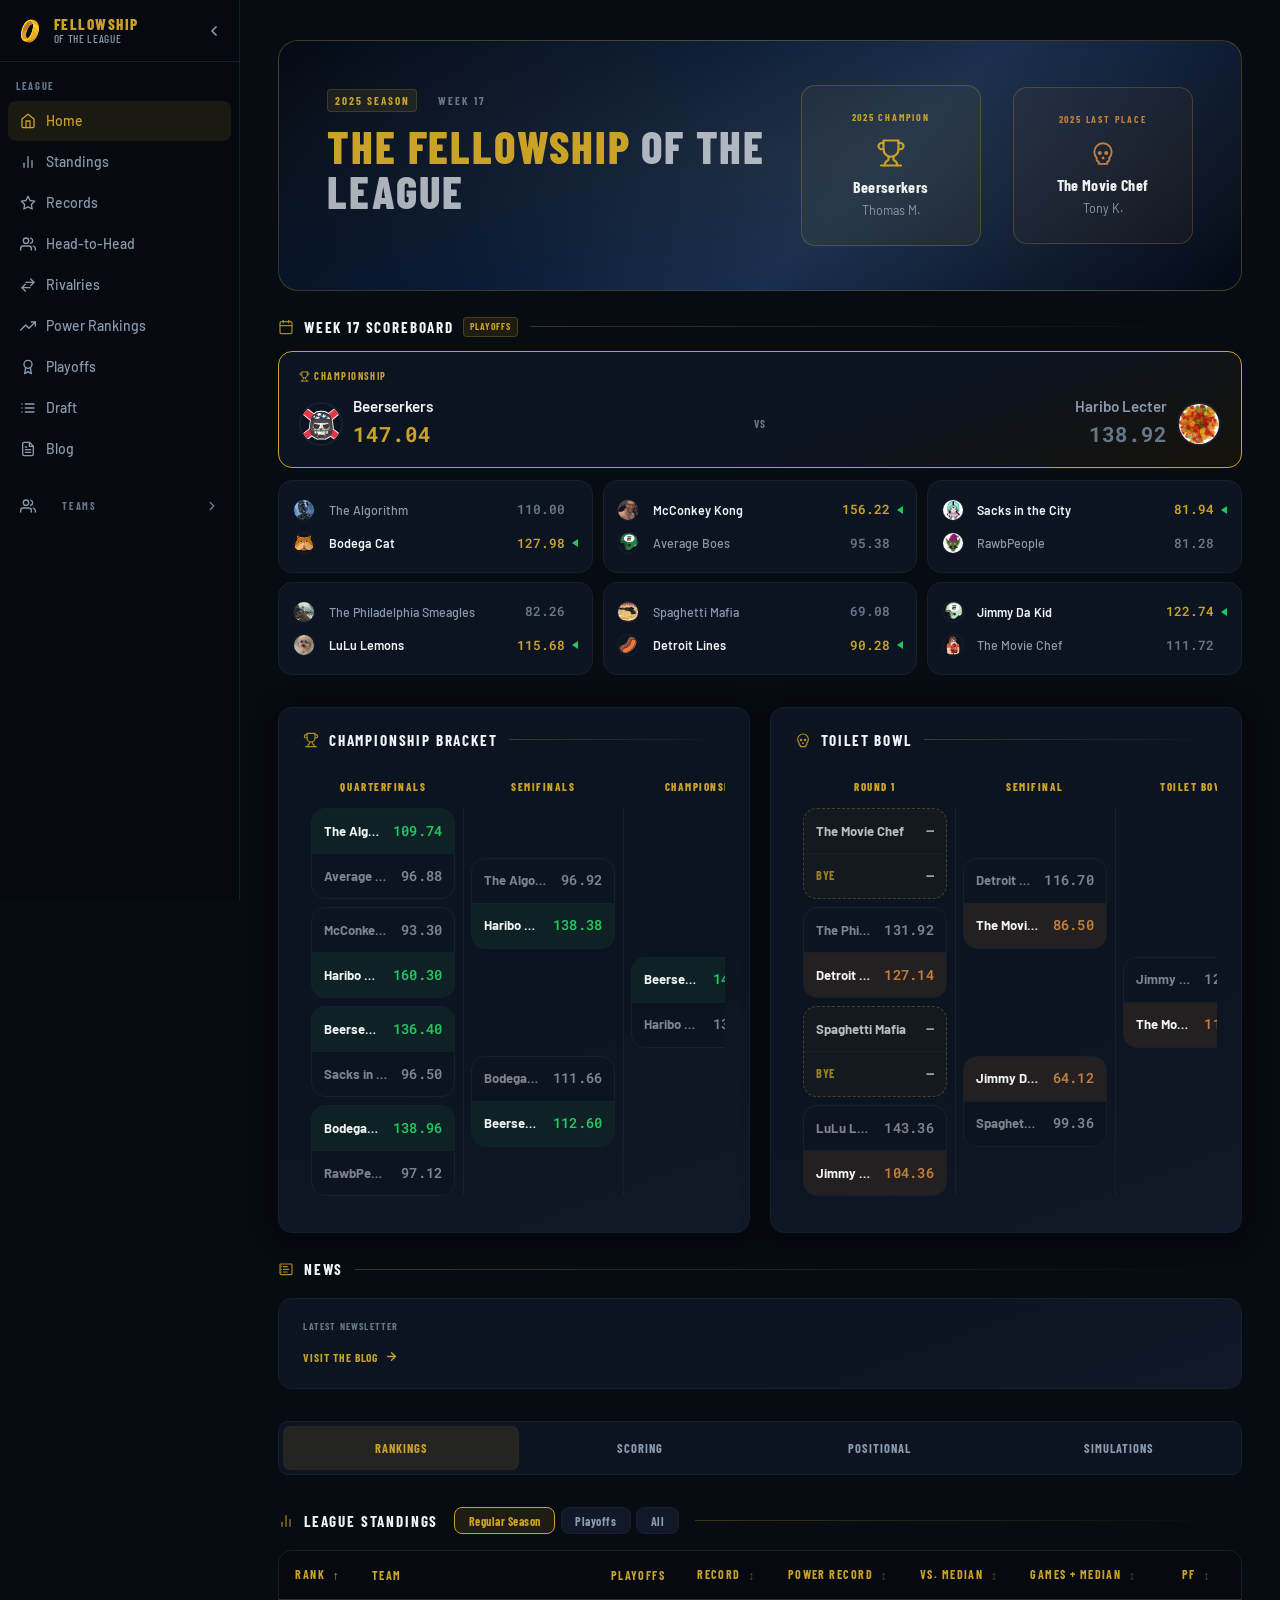
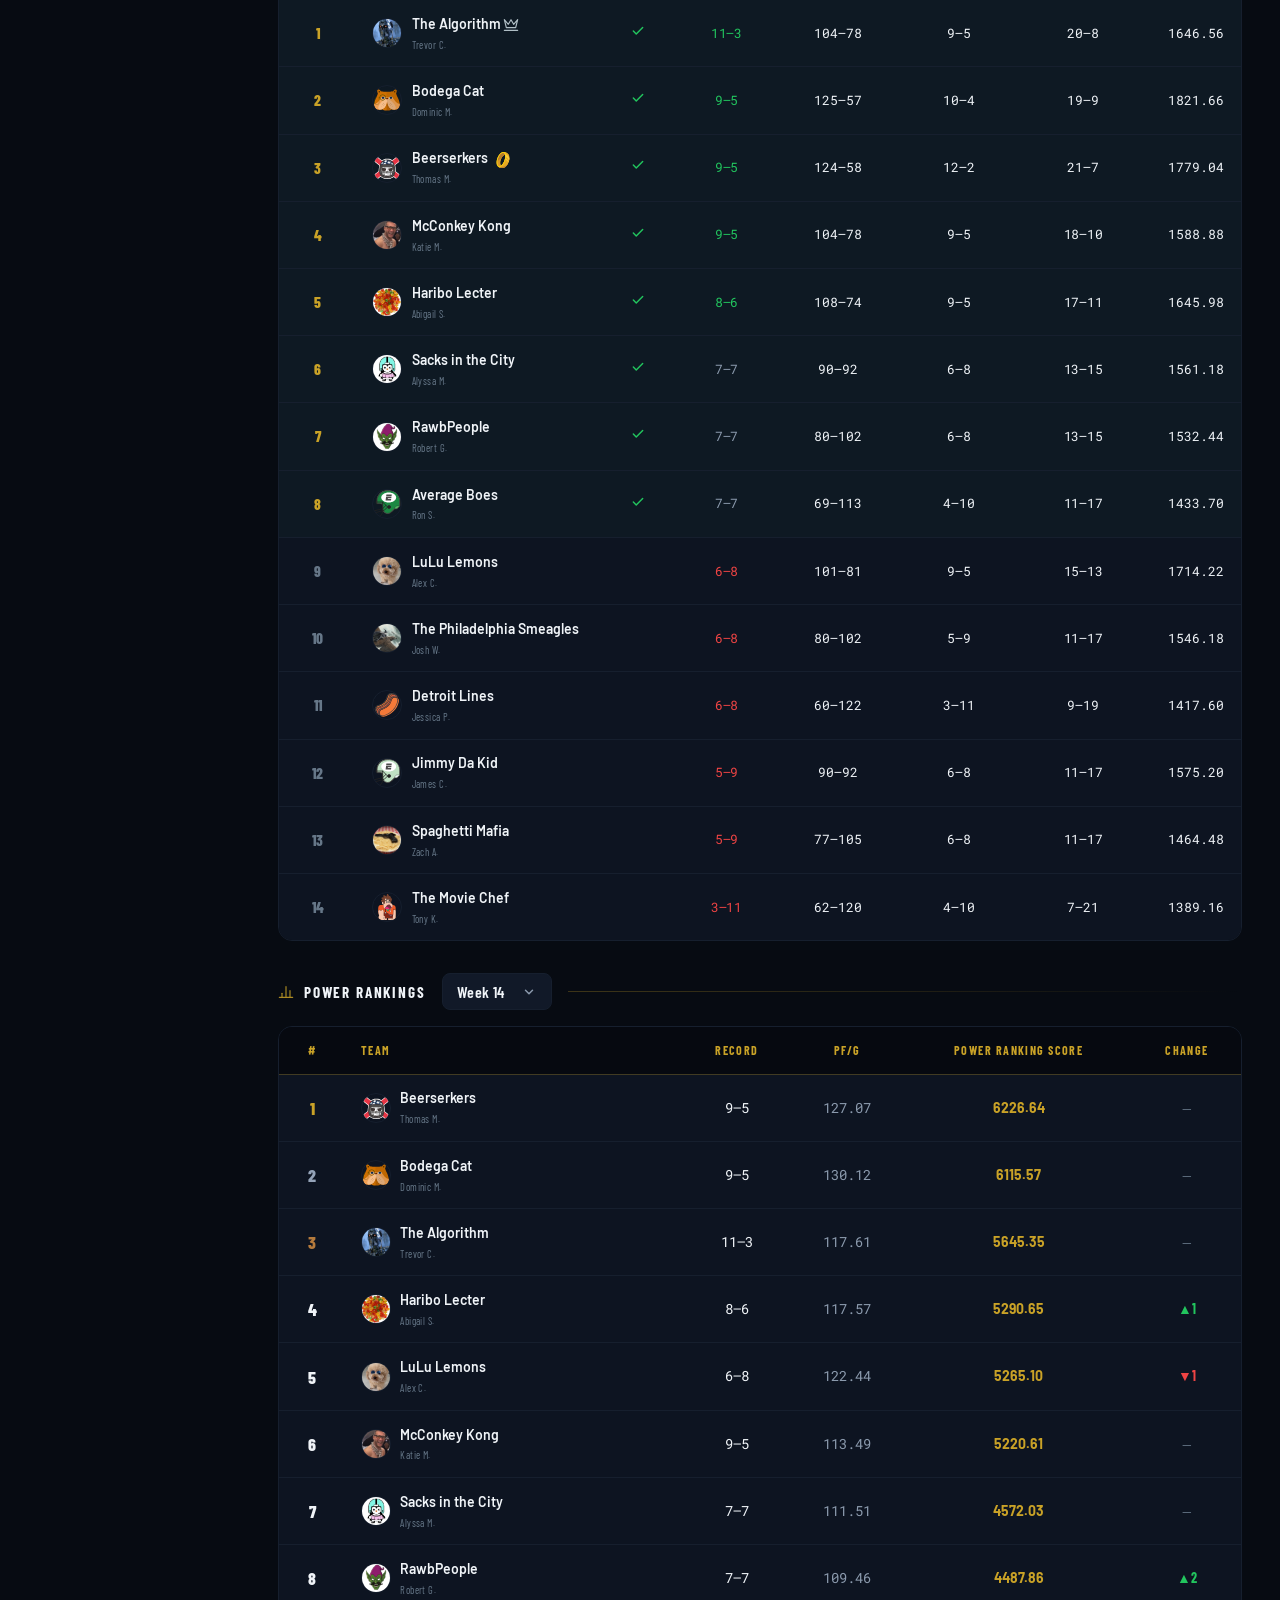
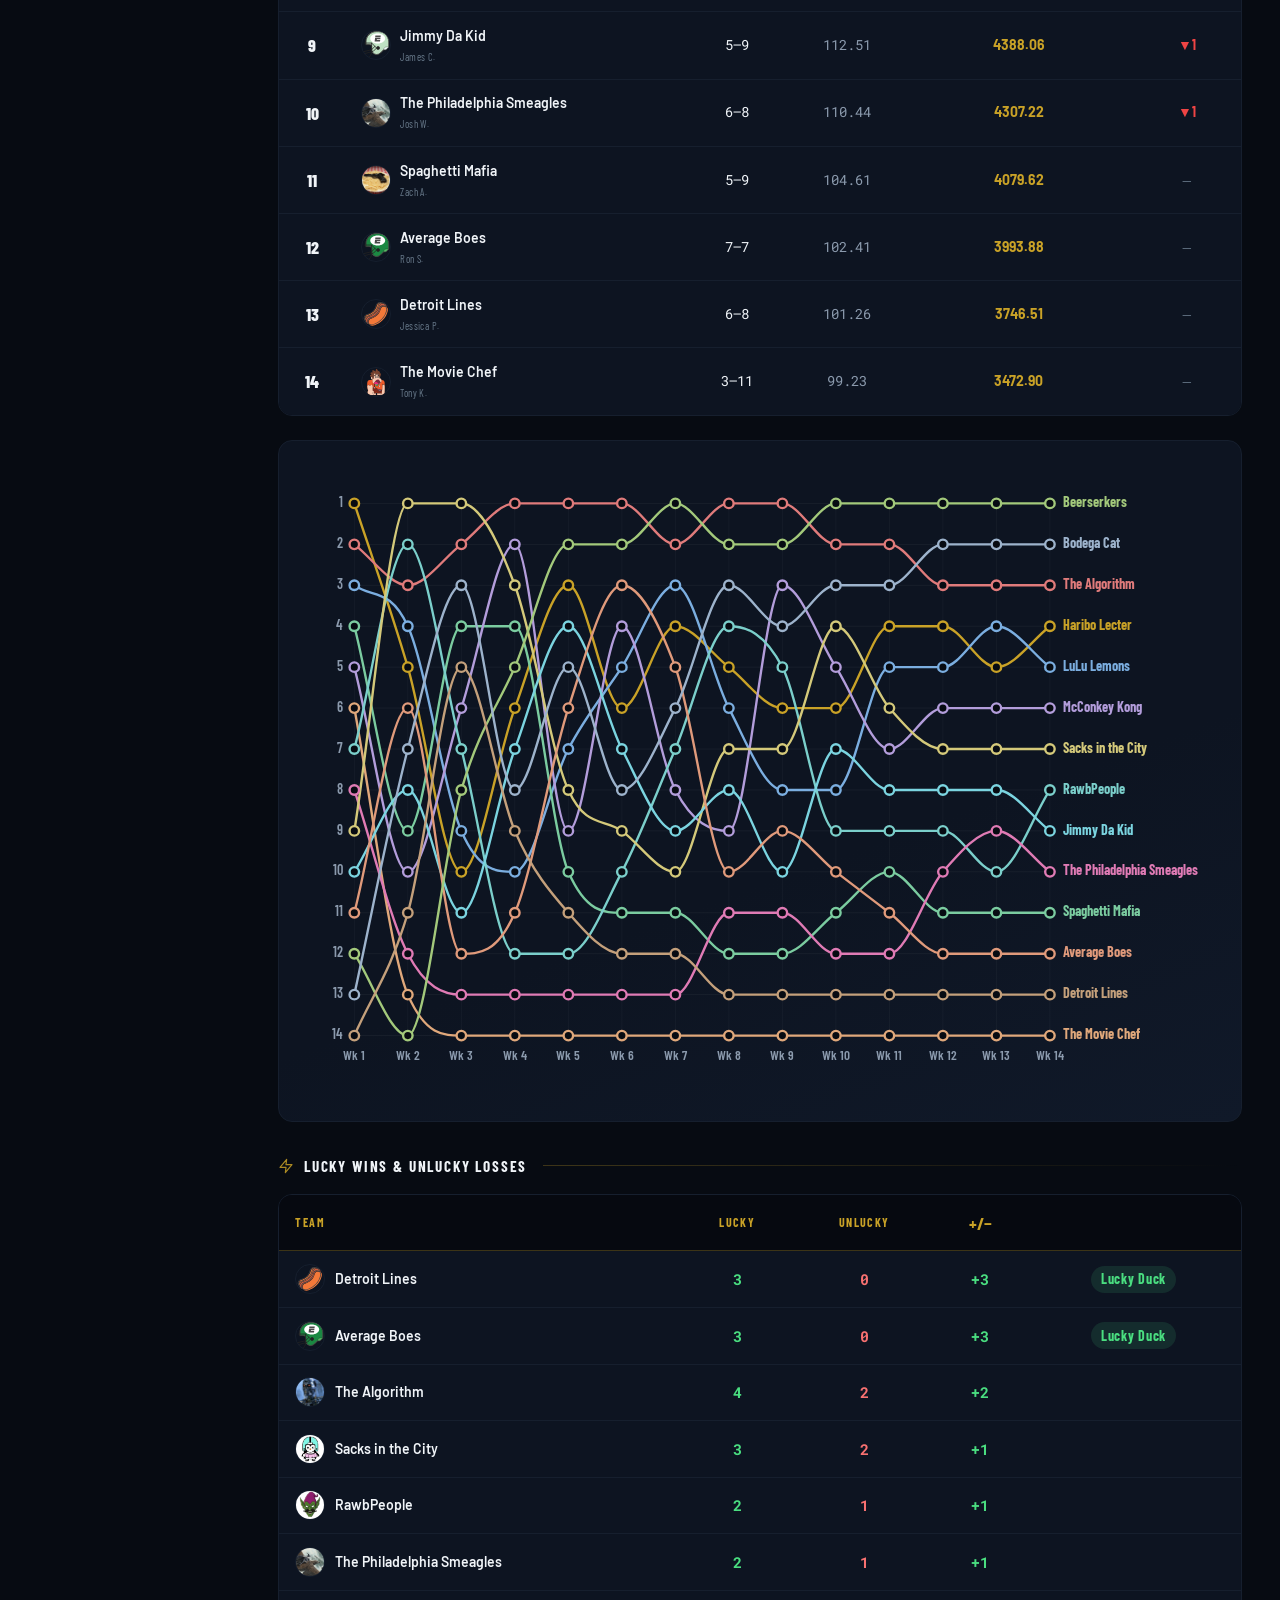
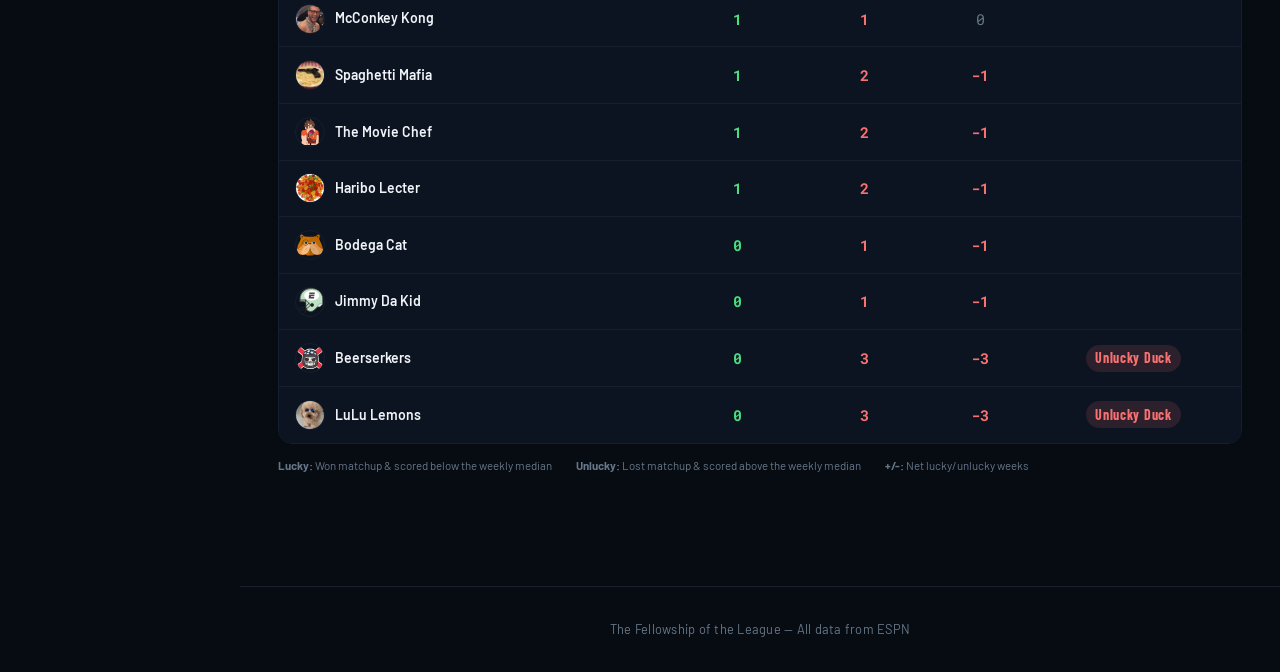
<file: index.html>
<!DOCTYPE html>
<html lang="en">
<head>
  <meta charset="UTF-8" />
  <meta name="viewport" content="width=device-width, initial-scale=1.0" />
  <title>The Fellowship of the League</title>
  <link rel="stylesheet" href="css/style.css?v=107" />
</head>
<body>
  <a href="#main-content" class="skip-link">Skip to main content</a>

  <div class="mobile-topbar" id="mobileTopbar">
    <a href="index.html" class="mobile-topbar-brand">
      <img src="The Fellowship 2 (Ring).svg" class="sidebar-logo-img" alt="" />
      <div class="sidebar-brand-text">
        <span class="sidebar-brand-name">FELLOWSHIP</span>
        <span class="sidebar-brand-sub">of the League</span>
      </div>
    </a>
    <button class="mobile-topbar-btn" id="mobileMenuBtn" aria-label="Open navigation">
      <svg width="20" height="20" viewBox="0 0 24 24" fill="none" stroke="currentColor" stroke-width="2" stroke-linecap="round" stroke-linejoin="round" aria-hidden="true"><line x1="3" y1="12" x2="21" y2="12"/><line x1="3" y1="6" x2="21" y2="6"/><line x1="3" y1="18" x2="21" y2="18"/></svg>
    </button>
  </div>

  <aside class="sidebar" id="sidebar">
    <div class="sidebar-inner">

      <div class="sidebar-header">
        <a href="index.html" class="sidebar-brand">
          <img src="The Fellowship 2 (Ring).svg" class="sidebar-logo-img" alt="" />
          <div class="sidebar-brand-text">
            <span class="sidebar-brand-name">FELLOWSHIP</span>
            <span class="sidebar-brand-sub">of the League</span>
          </div>
        </a>
        <button class="sidebar-collapse-btn" id="sidebarCollapse" aria-label="Collapse sidebar">
          <svg width="16" height="16" viewBox="0 0 24 24" fill="none" stroke="currentColor" stroke-width="2.5" stroke-linecap="round" stroke-linejoin="round" aria-hidden="true"><polyline points="15 18 9 12 15 6"/></svg>
        </button>
      </div>

      <div class="sidebar-scroll">
        <p class="sidebar-section-label">League</p>
        <nav class="sidebar-nav">
          <a href="index.html" class="sidebar-item" data-page="index">
            <svg class="sidebar-icon" width="16" height="16" viewBox="0 0 24 24" fill="none" stroke="currentColor" stroke-width="2" stroke-linecap="round" stroke-linejoin="round" aria-hidden="true"><path d="M3 9l9-7 9 7v11a2 2 0 0 1-2 2H5a2 2 0 0 1-2-2z"/><polyline points="9 22 9 12 15 12 15 22"/></svg>
            <span>Home</span>
          </a>
          <a href="standings.html" class="sidebar-item" data-page="standings">
            <svg class="sidebar-icon" width="16" height="16" viewBox="0 0 24 24" fill="none" stroke="currentColor" stroke-width="2" stroke-linecap="round" stroke-linejoin="round" aria-hidden="true"><line x1="18" y1="20" x2="18" y2="10"/><line x1="12" y1="20" x2="12" y2="4"/><line x1="6" y1="20" x2="6" y2="14"/></svg>
            <span>Standings</span>
          </a>
          <a href="records.html" class="sidebar-item" data-page="records">
            <svg class="sidebar-icon" width="16" height="16" viewBox="0 0 24 24" fill="none" stroke="currentColor" stroke-width="2" stroke-linecap="round" stroke-linejoin="round" aria-hidden="true"><polygon points="12 2 15.09 8.26 22 9.27 17 14.14 18.18 21.02 12 17.77 5.82 21.02 7 14.14 2 9.27 8.91 8.26 12 2"/></svg>
            <span>Records</span>
          </a>
          <a href="h2h.html" class="sidebar-item" data-page="h2h">
            <svg class="sidebar-icon" width="16" height="16" viewBox="0 0 24 24" fill="none" stroke="currentColor" stroke-width="2" stroke-linecap="round" stroke-linejoin="round" aria-hidden="true"><path d="M17 21v-2a4 4 0 0 0-4-4H5a4 4 0 0 0-4 4v2"/><circle cx="9" cy="7" r="4"/><path d="M23 21v-2a4 4 0 0 0-3-3.87"/><path d="M16 3.13a4 4 0 0 1 0 7.75"/></svg>
            <span>Head-to-Head</span>
          </a>
          <a href="rivalries.html" class="sidebar-item" data-page="rivalries">
            <svg class="sidebar-icon" width="16" height="16" viewBox="0 0 24 24" fill="none" stroke="currentColor" stroke-width="2" stroke-linecap="round" stroke-linejoin="round" aria-hidden="true"><path d="M16 3l5 5-5 5"/><path d="M21 8H9"/><path d="M8 21l-5-5 5-5"/><path d="M3 16h12"/></svg>
            <span>Rivalries</span>
          </a>
          <a href="power-rankings.html" class="sidebar-item" data-page="power-rankings">
            <svg class="sidebar-icon" width="16" height="16" viewBox="0 0 24 24" fill="none" stroke="currentColor" stroke-width="2" stroke-linecap="round" stroke-linejoin="round" aria-hidden="true"><polyline points="23 6 13.5 15.5 8.5 10.5 1 18"/><polyline points="17 6 23 6 23 12"/></svg>
            <span>Power Rankings</span>
          </a>
          <a href="playoffs.html" class="sidebar-item" data-page="playoffs">
            <svg class="sidebar-icon" width="16" height="16" viewBox="0 0 24 24" fill="none" stroke="currentColor" stroke-width="2" stroke-linecap="round" stroke-linejoin="round" aria-hidden="true"><circle cx="12" cy="8" r="6"/><path d="M15.477 12.89L17 22l-5-3-5 3 1.523-9.11"/></svg>
            <span>Playoffs</span>
          </a>
          <a href="draft.html" class="sidebar-item" data-page="draft">
            <svg class="sidebar-icon" width="16" height="16" viewBox="0 0 24 24" fill="none" stroke="currentColor" stroke-width="2" stroke-linecap="round" stroke-linejoin="round" aria-hidden="true"><line x1="8" y1="6" x2="21" y2="6"/><line x1="8" y1="12" x2="21" y2="12"/><line x1="8" y1="18" x2="21" y2="18"/><line x1="3" y1="6" x2="3.01" y2="6"/><line x1="3" y1="12" x2="3.01" y2="12"/><line x1="3" y1="18" x2="3.01" y2="18"/></svg>
            <span>Draft</span>
          </a>
          <a href="blog.html" class="sidebar-item" data-page="blog">
            <svg class="sidebar-icon" width="16" height="16" viewBox="0 0 24 24" fill="none" stroke="currentColor" stroke-width="2" stroke-linecap="round" stroke-linejoin="round" aria-hidden="true"><path d="M14 2H6a2 2 0 0 0-2 2v16a2 2 0 0 0 2 2h12a2 2 0 0 0 2-2V8z"/><polyline points="14 2 14 8 20 8"/><line x1="16" y1="13" x2="8" y2="13"/><line x1="16" y1="17" x2="8" y2="17"/><polyline points="10 9 9 9 8 9"/></svg>
            <span>Blog</span>
          </a>
        </nav>

                <button class="sidebar-teams-toggle" id="teamsToggle" aria-expanded="false">
          <span class="sidebar-teams-label">
            <svg class="sidebar-icon" width="16" height="16" viewBox="0 0 24 24" fill="none" stroke="currentColor" stroke-width="2" stroke-linecap="round" stroke-linejoin="round" aria-hidden="true"><path d="M17 21v-2a4 4 0 0 0-4-4H5a4 4 0 0 0-4 4v2"/><circle cx="9" cy="7" r="4"/><path d="M23 21v-2a4 4 0 0 0-3-3.87"/><path d="M16 3.13a4 4 0 0 1 0 7.75"/></svg>
            <span class="sidebar-section-label" style="margin:0">Teams</span>
          </span>
          <svg class="teams-chevron" width="14" height="14" viewBox="0 0 24 24" fill="none" stroke="currentColor" stroke-width="2.5" stroke-linecap="round" stroke-linejoin="round" aria-hidden="true"><polyline points="6 9 12 15 18 9"/></svg>
        </button>

        <div class="sidebar-teams-list teams-closed" id="teamsList">
          <a title="Haribo Lecter" href="team.html?owner=Abigail%20S." class="sidebar-item sidebar-team-item">
            <img class="sidebar-team-logo" src="images/logos/abigail-shewalter.jpg" alt="" loading="lazy"/>
            <span>Haribo Lecter</span>
          </a>
          <a title="LuLu Lemons" href="team.html?owner=Alex%20C." class="sidebar-item sidebar-team-item">
            <img class="sidebar-team-logo" src="images/logos/alex-carrocce.jpg" alt="" loading="lazy"/>
            <span>LuLu Lemons</span>
          </a>
          <a title="Sacks in the City" href="team.html?owner=Alyssa%20M." class="sidebar-item sidebar-team-item">
            <img class="sidebar-team-logo" src="images/logos/alyssa-mirto.jpg" alt="" loading="lazy"/>
            <span>Sacks in the City</span>
          </a>
          <a title="Bodega Cat" href="team.html?owner=Dominic%20M." class="sidebar-item sidebar-team-item">
            <img class="sidebar-team-logo" src="images/logos/dominic-mirto.svg" alt="" loading="lazy"/>
            <span>Bodega Cat</span>
          </a>
          <a title="Jimmy Da Kid" href="team.html?owner=James%20C." class="sidebar-item sidebar-team-item">
            <img class="sidebar-team-logo" src="images/logos/james-cancel.svg" alt="" loading="lazy"/>
            <span>Jimmy Da Kid</span>
          </a>
          <a title="Detroit Lines" href="team.html?owner=Jessica%20P." class="sidebar-item sidebar-team-item">
            <img class="sidebar-team-logo" src="images/logos/jessica-pastva.svg" alt="" loading="lazy"/>
            <span>Detroit Lines</span>
          </a>
          <a title="The Philadelphia Smeagles" href="team.html?owner=Josh%20W." class="sidebar-item sidebar-team-item">
            <img class="sidebar-team-logo" src="images/logos/josh-wakeford.jpg" alt="" loading="lazy"/>
            <span>The Philadelphia Smeagles</span>
          </a>
          <a title="McConkey Kong" href="team.html?owner=Katie%20M." class="sidebar-item sidebar-team-item">
            <img class="sidebar-team-logo" src="images/logos/katie-mccarthy.jpg" alt="" loading="lazy"/>
            <span>McConkey Kong</span>
          </a>
          <a title="RawbPeople" href="team.html?owner=Robert%20G." class="sidebar-item sidebar-team-item">
            <img class="sidebar-team-logo" src="images/logos/robert-gross.jpg" alt="" loading="lazy"/>
            <span>RawbPeople</span>
          </a>
          <a title="Average Boes" href="team.html?owner=Ron%20S." class="sidebar-item sidebar-team-item">
            <img class="sidebar-team-logo" src="images/logos/ron-sullivan.svg" alt="" loading="lazy"/>
            <span>Average Boes</span>
          </a>
          <a title="Beerserkers" href="team.html?owner=Thomas%20M." class="sidebar-item sidebar-team-item">
            <img class="sidebar-team-logo" src="images/logos/thomas-mcgrath.svg" alt="" loading="lazy"/>
            <span>Beerserkers</span>
          </a>
          <a title="The Movie Chef" href="team.html?owner=Tony%20K." class="sidebar-item sidebar-team-item">
            <img class="sidebar-team-logo" src="images/logos/tony-kopatich.svg" alt="" loading="lazy"/>
            <span>The Movie Chef</span>
          </a>
          <a title="The Algorithm" href="team.html?owner=Trevor%20C." class="sidebar-item sidebar-team-item">
            <img class="sidebar-team-logo" src="images/logos/trevor-crogan.jpg" alt="" loading="lazy"/>
            <span>The Algorithm</span>
          </a>
          <a title="Spaghetti Mafia" href="team.html?owner=Zach%20A." class="sidebar-item sidebar-team-item">
            <img class="sidebar-team-logo" src="images/logos/zach-abraham.jpg" alt="" loading="lazy"/>
            <span>Spaghetti Mafia</span>
          </a>
          <a title="Good Picks Good Picks" href="team.html?owner=Anthony%20E." class="sidebar-item sidebar-team-item sidebar-alumni">
            <img class="sidebar-team-logo" src="images/logos/anthony-esway.jpg" alt="" loading="lazy"/>
            <span>Good Picks Good Picks</span>
            <span class="sidebar-alumni-tag">Alumni</span>
          </a>
          <a title="Philadelphia Kegels" href="team.html?owner=Heather%20B." class="sidebar-item sidebar-team-item sidebar-alumni">
            <img class="sidebar-team-logo" src="images/logos/heather-baker.svg" alt="" loading="lazy"/>
            <span>Philadelphia Kegels</span>
            <span class="sidebar-alumni-tag">Alumni</span>
          </a>
          <a title="Joe Smith State Jackrabbits" href="team.html?owner=Joseph%20S." class="sidebar-item sidebar-team-item sidebar-alumni">
            <img class="sidebar-team-logo" src="images/logos/joseph-smith.svg" alt="" loading="lazy"/>
            <span>Joe Smith State Jackrabbits</span>
            <span class="sidebar-alumni-tag">Alumni</span>
          </a>
          <a title="NOLA Dr. Who Dat" href="team.html?owner=Kristen%20H." class="sidebar-item sidebar-team-item sidebar-alumni">
            <img class="sidebar-team-logo" src="images/logos/kristen-hencsei.svg" alt="" loading="lazy"/>
            <span>NOLA Dr. Who Dat</span>
            <span class="sidebar-alumni-tag">Alumni</span>
          </a>
          <a title="Damar Ham n' Cheese" href="team.html?owner=Ryan%20S." class="sidebar-item sidebar-team-item sidebar-alumni">
            <img class="sidebar-team-logo" src="images/logos/ryan-sullivan.jpg" alt="" loading="lazy"/>
            <span>Damar Ham n' Cheese</span>
            <span class="sidebar-alumni-tag">Alumni</span>
          </a>
          <a title="Talibanistan Liberators" href="team.html?owner=Steven%20C." class="sidebar-item sidebar-team-item sidebar-alumni">
            <img class="sidebar-team-logo" src="images/logos/steven-cruz.svg" alt="" loading="lazy"/>
            <span>Talibanistan Liberators</span>
            <span class="sidebar-alumni-tag">Alumni</span>
          </a>
        </div>
        </div>

    </div>
  </aside>
  <div class="sidebar-overlay" id="sidebarOverlay"></div>
  <button class="sidebar-open-btn" id="sidebarOpenBtn" aria-label="Open sidebar">
    <svg width="18" height="18" viewBox="0 0 24 24" fill="none" stroke="currentColor" stroke-width="2" stroke-linecap="round" stroke-linejoin="round" aria-hidden="true"><line x1="3" y1="12" x2="21" y2="12"/><line x1="3" y1="6" x2="21" y2="6"/><line x1="3" y1="18" x2="21" y2="18"/></svg>
  </button>

  <div class="content-wrap">
  <div class="page-wrapper" id="main-content">

    <!-- HERO -->
    <div class="hero" id="hero">
      <div class="loading"><div class="spinner"></div></div>
    </div>

    <!-- SCOREBOARD -->
    <div class="section-block">
      <div class="scoreboard-section-header">
        <div class="section-title" id="scoreboardTitle">
          <svg class="icon" width="16" height="16" viewBox="0 0 24 24" fill="none" stroke="currentColor" stroke-width="1.75" stroke-linecap="round" stroke-linejoin="round" aria-hidden="true"><rect width="18" height="18" x="3" y="4" rx="2"/><line x1="16" x2="16" y1="2" y2="6"/><line x1="8" x2="8" y1="2" y2="6"/><line x1="3" x2="21" y1="10" y2="10"/></svg>
          Week Scoreboard
        </div>
        <div id="scoreboardLabel"></div>
      </div>
      <div class="matchup-grid" id="scoreboard">
        <div class="loading"><div class="spinner"></div></div>
      </div>
    </div>

    <!-- PLAYOFF BRACKETS (weeks 15-17) -->
    <div id="homeBracketsSection" style="display:none">
      <div id="homeBrackets"></div>
    </div>

    <!-- NEWS -->
    <div class="section-block">
      <div class="news-section-header">
        <div class="section-title">
          <svg width="16" height="16" viewBox="0 0 24 24" fill="none" stroke="currentColor" stroke-width="1.75" stroke-linecap="round" stroke-linejoin="round" aria-hidden="true"><path d="M4 3h16a1 1 0 0 1 1 1v13a2 2 0 0 1-2 2H5a2 2 0 0 1-2-2V4a1 1 0 0 1 1-1z"/><path d="M8 7h6"/><path d="M8 11h8"/><path d="M8 15h6"/><path d="M4 7h1"/><path d="M4 11h1"/><path d="M4 15h1"/></svg>
          News
        </div>
      </div>
      <div class="widget-card">
        <div id="latestBlog"><div class="loading"><div class="spinner"></div></div></div>
      </div>
    </div>

    <!-- HOME PAGE SECTION NAV -->
    <div class="home-page-nav-bar" id="homePageNav">
      <button class="home-page-tab active" data-panel="homePanelContent">Rankings</button>
      <button class="home-page-tab" data-panel="scoringPanelContent">Scoring</button>
      <button class="home-page-tab" data-panel="positionalPanelContent">Positional</button>
      <button class="home-page-tab" data-panel="simulationsPanelContent">Simulations</button>
    </div>

    <!-- HOME PANEL: League Standings, Power Rankings, Lucky Wins -->
    <div id="homePanelContent" class="home-page-panel active">

      <!-- LEAGUE STANDINGS TABLE -->
      <div class="section-block">
        <div class="lsc-section-header">
          <div class="section-title">
            <svg width="16" height="16" viewBox="0 0 24 24" fill="none" stroke="currentColor" stroke-width="1.75" stroke-linecap="round" stroke-linejoin="round" aria-hidden="true"><line x1="18" y1="20" x2="18" y2="10"/><line x1="12" y1="20" x2="12" y2="4"/><line x1="6" y1="20" x2="6" y2="14"/></svg>
            League Standings
          </div>
          <div class="lsc-filter-group" id="lscFilterBtns" role="group" aria-label="Filter standings">
            <button class="lsc-filter-btn active" data-filter="regular">Regular Season</button>
            <button class="lsc-filter-btn" data-filter="playoffs">Playoffs</button>
            <button class="lsc-filter-btn" data-filter="all">All</button>
          </div>
        </div>
        <div class="table-wrap">
          <table id="lscTable" class="lsc-table">
            <thead>
              <tr>
                <th scope="col" class="lsc-th-rank lsc-sortable" data-sort="rank">Rank <span class="lsc-sort">↕</span></th>
                <th scope="col" class="lsc-th-team">Team</th>
                <th scope="col" class="lsc-th-po" title="Currently in playoff position"><span class="lsc-po-text">Playoffs</span></th>
                <th scope="col" class="lsc-sortable" data-sort="record">Record <span class="lsc-sort">↕</span></th>
                <th scope="col" class="lsc-sortable" data-sort="powerRecord" title="Round-robin record vs all teams each week">Power Record <span class="lsc-sort">↕</span></th>
                <th scope="col" class="lsc-sortable" data-sort="vsMedian" title="Record vs weekly median score">vs. Median <span class="lsc-sort">↕</span></th>
                <th scope="col" class="lsc-sortable" data-sort="combined" title="Actual wins + median wins combined">Games + Median <span class="lsc-sort">↕</span></th>
                <th scope="col" class="lsc-sortable num" data-sort="pf">PF <span class="lsc-sort">↕</span></th>
                <th scope="col" class="lsc-sortable num" data-sort="pa">PA <span class="lsc-sort">↕</span></th>
                <th scope="col" class="lsc-sortable num" data-sort="maxPf" title="Maximum possible points (optimal lineup each week)">Max PF <span class="lsc-sort">↕</span></th>
                <th scope="col" class="lsc-sortable num" data-sort="mgmtPct" title="Management %: Actual PF ÷ Max PF — how optimally a team started their lineup">Mgmt % <span class="lsc-sort">↕</span></th>
              </tr>
            </thead>
            <tbody id="lscTbody"></tbody>
          </table>
        </div>
      </div>

      <!-- POWER RANKINGS -->
      <div class="section-block">
        <div class="pr-home-header">
          <div class="section-title">
            <svg width="16" height="16" viewBox="0 0 24 24" fill="none" stroke="currentColor" stroke-width="1.75" stroke-linecap="round" stroke-linejoin="round" aria-hidden="true"><line x1="18" y1="20" x2="18" y2="10"/><line x1="12" y1="20" x2="12" y2="4"/><line x1="6" y1="20" x2="6" y2="14"/><line x1="2" y1="20" x2="22" y2="20"/></svg>
            Power Rankings
          </div>
          <div class="pr-picker-group">
            <div class="pr-picker" id="prHomeWeekPicker">
              <button class="pr-picker-btn" id="prHomeWeekPickerBtn" aria-haspopup="listbox" aria-expanded="false" aria-label="Select week">
                <span id="prHomeWeekPickerVal">—</span>
                <svg class="pr-picker-chevron" width="14" height="14" viewBox="0 0 24 24" fill="none" stroke="currentColor" stroke-width="2.5" stroke-linecap="round" stroke-linejoin="round" aria-hidden="true"><polyline points="6 9 12 15 18 9"/></svg>
              </button>
              <div class="pr-picker-panel" id="prHomeWeekPickerPanel" role="listbox" aria-label="Select week" hidden></div>
            </div>
          </div>
        </div>
        <div id="prHomeTable"><div class="loading"><div class="spinner"></div></div></div>
        <div class="widget-card" id="prHomeChart" style="margin-top:1.5rem;"><div class="loading"><div class="spinner"></div></div></div>
      </div>

      <!-- LUCKY WINS & UNLUCKY LOSSES -->
      <div class="section-block" id="luckySection">
        <div class="loading"><div class="spinner"></div></div>
      </div>

    </div><!-- /#homePanelContent -->

    <!-- SCORING PANEL -->
    <div id="scoringPanelContent" class="home-page-panel"></div>

    <!-- POSITIONAL PANEL -->
    <div id="positionalPanelContent" class="home-page-panel">
      <div class="analytics-coming-soon">Coming Soon</div>
    </div>

    <!-- SIMULATIONS PANEL -->
    <div id="simulationsPanelContent" class="home-page-panel">
      <div class="analytics-coming-soon">Coming Soon</div>
    </div>

  </div>

  <footer>
    <p>The Fellowship of the League &mdash; All data from ESPN</p>
  </footer>

</div><!-- /.content-wrap -->
  <script src="js/leagueData.js?v=19"></script>
  <script src="js/utils.js?v=27"></script>
  <script src="js/logoData.js?v=15"></script>
  <script src="js/icons.js?v=18"></script>
  <script src="js/design.js?v=1"></script>
  <script src="js/home.js?v=104"></script>
  <script src="js/nav.js?v=26"></script>
</body>
</html>
</file>
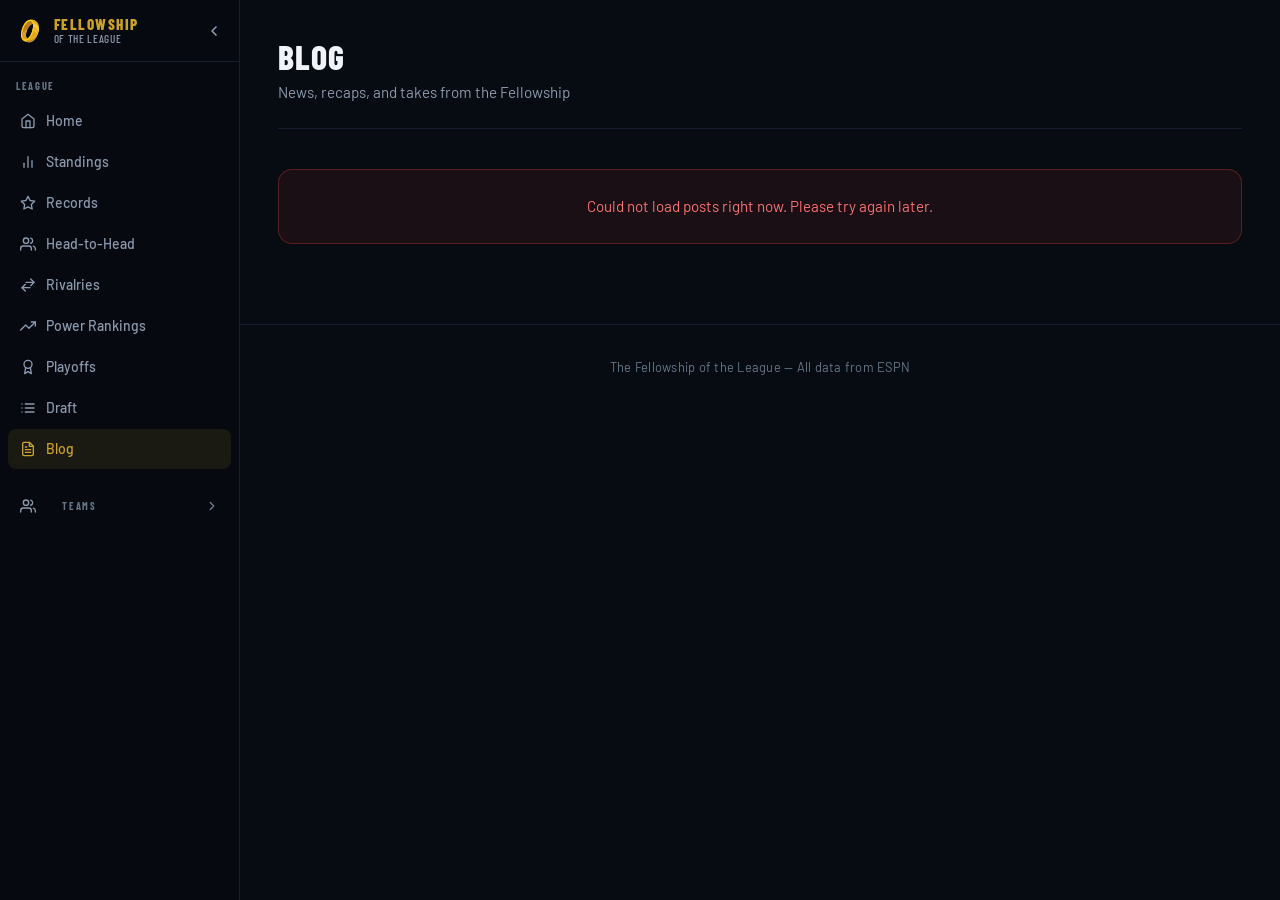
<file: blog.html>
<!DOCTYPE html>
<html lang="en">
<head>
  <meta charset="UTF-8" />
  <meta name="viewport" content="width=device-width, initial-scale=1.0" />
  <title>Blog — The Fellowship of the League</title>
  <link rel="stylesheet" href="css/style.css?v=89" />
</head>
<body>
  <a href="#main-content" class="skip-link">Skip to main content</a>

  <div class="mobile-topbar" id="mobileTopbar">
    <a href="index.html" class="mobile-topbar-brand">
      <img src="The Fellowship 2 (Ring).svg" class="sidebar-logo-img" alt="" />
      <div class="sidebar-brand-text">
        <span class="sidebar-brand-name">FELLOWSHIP</span>
        <span class="sidebar-brand-sub">of the League</span>
      </div>
    </a>
    <button class="mobile-topbar-btn" id="mobileMenuBtn" aria-label="Open navigation">
      <svg width="20" height="20" viewBox="0 0 24 24" fill="none" stroke="currentColor" stroke-width="2" stroke-linecap="round" stroke-linejoin="round" aria-hidden="true"><line x1="3" y1="12" x2="21" y2="12"/><line x1="3" y1="6" x2="21" y2="6"/><line x1="3" y1="18" x2="21" y2="18"/></svg>
    </button>
  </div>

  <aside class="sidebar" id="sidebar">
    <div class="sidebar-inner">

      <div class="sidebar-header">
        <a href="index.html" class="sidebar-brand">
          <img src="The Fellowship 2 (Ring).svg" class="sidebar-logo-img" alt="" />
          <div class="sidebar-brand-text">
            <span class="sidebar-brand-name">FELLOWSHIP</span>
            <span class="sidebar-brand-sub">of the League</span>
          </div>
        </a>
        <button class="sidebar-collapse-btn" id="sidebarCollapse" aria-label="Collapse sidebar">
          <svg width="16" height="16" viewBox="0 0 24 24" fill="none" stroke="currentColor" stroke-width="2.5" stroke-linecap="round" stroke-linejoin="round" aria-hidden="true"><polyline points="15 18 9 12 15 6"/></svg>
        </button>
      </div>

      <div class="sidebar-scroll">
        <p class="sidebar-section-label">League</p>
        <nav class="sidebar-nav">
          <a href="index.html" class="sidebar-item" data-page="index">
            <svg class="sidebar-icon" width="16" height="16" viewBox="0 0 24 24" fill="none" stroke="currentColor" stroke-width="2" stroke-linecap="round" stroke-linejoin="round" aria-hidden="true"><path d="M3 9l9-7 9 7v11a2 2 0 0 1-2 2H5a2 2 0 0 1-2-2z"/><polyline points="9 22 9 12 15 12 15 22"/></svg>
            <span>Home</span>
          </a>
          <a href="standings.html" class="sidebar-item" data-page="standings">
            <svg class="sidebar-icon" width="16" height="16" viewBox="0 0 24 24" fill="none" stroke="currentColor" stroke-width="2" stroke-linecap="round" stroke-linejoin="round" aria-hidden="true"><line x1="18" y1="20" x2="18" y2="10"/><line x1="12" y1="20" x2="12" y2="4"/><line x1="6" y1="20" x2="6" y2="14"/></svg>
            <span>Standings</span>
          </a>
          <a href="records.html" class="sidebar-item" data-page="records">
            <svg class="sidebar-icon" width="16" height="16" viewBox="0 0 24 24" fill="none" stroke="currentColor" stroke-width="2" stroke-linecap="round" stroke-linejoin="round" aria-hidden="true"><polygon points="12 2 15.09 8.26 22 9.27 17 14.14 18.18 21.02 12 17.77 5.82 21.02 7 14.14 2 9.27 8.91 8.26 12 2"/></svg>
            <span>Records</span>
          </a>
          <a href="h2h.html" class="sidebar-item" data-page="h2h">
            <svg class="sidebar-icon" width="16" height="16" viewBox="0 0 24 24" fill="none" stroke="currentColor" stroke-width="2" stroke-linecap="round" stroke-linejoin="round" aria-hidden="true"><path d="M17 21v-2a4 4 0 0 0-4-4H5a4 4 0 0 0-4 4v2"/><circle cx="9" cy="7" r="4"/><path d="M23 21v-2a4 4 0 0 0-3-3.87"/><path d="M16 3.13a4 4 0 0 1 0 7.75"/></svg>
            <span>Head-to-Head</span>
          </a>
          <a href="rivalries.html" class="sidebar-item" data-page="rivalries">
            <svg class="sidebar-icon" width="16" height="16" viewBox="0 0 24 24" fill="none" stroke="currentColor" stroke-width="2" stroke-linecap="round" stroke-linejoin="round" aria-hidden="true"><path d="M16 3l5 5-5 5"/><path d="M21 8H9"/><path d="M8 21l-5-5 5-5"/><path d="M3 16h12"/></svg>
            <span>Rivalries</span>
          </a>
          <a href="power-rankings.html" class="sidebar-item" data-page="power-rankings">
            <svg class="sidebar-icon" width="16" height="16" viewBox="0 0 24 24" fill="none" stroke="currentColor" stroke-width="2" stroke-linecap="round" stroke-linejoin="round" aria-hidden="true"><polyline points="23 6 13.5 15.5 8.5 10.5 1 18"/><polyline points="17 6 23 6 23 12"/></svg>
            <span>Power Rankings</span>
          </a>
          <a href="playoffs.html" class="sidebar-item" data-page="playoffs">
            <svg class="sidebar-icon" width="16" height="16" viewBox="0 0 24 24" fill="none" stroke="currentColor" stroke-width="2" stroke-linecap="round" stroke-linejoin="round" aria-hidden="true"><circle cx="12" cy="8" r="6"/><path d="M15.477 12.89L17 22l-5-3-5 3 1.523-9.11"/></svg>
            <span>Playoffs</span>
          </a>
          <a href="draft.html" class="sidebar-item" data-page="draft">
            <svg class="sidebar-icon" width="16" height="16" viewBox="0 0 24 24" fill="none" stroke="currentColor" stroke-width="2" stroke-linecap="round" stroke-linejoin="round" aria-hidden="true"><line x1="8" y1="6" x2="21" y2="6"/><line x1="8" y1="12" x2="21" y2="12"/><line x1="8" y1="18" x2="21" y2="18"/><line x1="3" y1="6" x2="3.01" y2="6"/><line x1="3" y1="12" x2="3.01" y2="12"/><line x1="3" y1="18" x2="3.01" y2="18"/></svg>
            <span>Draft</span>
          </a>
          <a href="blog.html" class="sidebar-item" data-page="blog">
            <svg class="sidebar-icon" width="16" height="16" viewBox="0 0 24 24" fill="none" stroke="currentColor" stroke-width="2" stroke-linecap="round" stroke-linejoin="round" aria-hidden="true"><path d="M14 2H6a2 2 0 0 0-2 2v16a2 2 0 0 0 2 2h12a2 2 0 0 0 2-2V8z"/><polyline points="14 2 14 8 20 8"/><line x1="16" y1="13" x2="8" y2="13"/><line x1="16" y1="17" x2="8" y2="17"/><polyline points="10 9 9 9 8 9"/></svg>
            <span>Blog</span>
          </a>
        </nav>

                <button class="sidebar-teams-toggle" id="teamsToggle" aria-expanded="false">
          <span class="sidebar-teams-label">
            <svg class="sidebar-icon" width="16" height="16" viewBox="0 0 24 24" fill="none" stroke="currentColor" stroke-width="2" stroke-linecap="round" stroke-linejoin="round" aria-hidden="true"><path d="M17 21v-2a4 4 0 0 0-4-4H5a4 4 0 0 0-4 4v2"/><circle cx="9" cy="7" r="4"/><path d="M23 21v-2a4 4 0 0 0-3-3.87"/><path d="M16 3.13a4 4 0 0 1 0 7.75"/></svg>
            <span class="sidebar-section-label" style="margin:0">Teams</span>
          </span>
          <svg class="teams-chevron" width="14" height="14" viewBox="0 0 24 24" fill="none" stroke="currentColor" stroke-width="2.5" stroke-linecap="round" stroke-linejoin="round" aria-hidden="true"><polyline points="6 9 12 15 18 9"/></svg>
        </button>

        <div class="sidebar-teams-list teams-closed" id="teamsList">
          <a title="Haribo Lecter" href="team.html?owner=Abigail%20S." class="sidebar-item sidebar-team-item">
            <img class="sidebar-team-logo" src="images/logos/abigail-shewalter.jpg" alt="" loading="lazy"/>
            <span>Haribo Lecter</span>
          </a>
          <a title="LuLu Lemons" href="team.html?owner=Alex%20C." class="sidebar-item sidebar-team-item">
            <img class="sidebar-team-logo" src="images/logos/alex-carrocce.jpg" alt="" loading="lazy"/>
            <span>LuLu Lemons</span>
          </a>
          <a title="Sacks in the City" href="team.html?owner=Alyssa%20M." class="sidebar-item sidebar-team-item">
            <img class="sidebar-team-logo" src="images/logos/alyssa-mirto.jpg" alt="" loading="lazy"/>
            <span>Sacks in the City</span>
          </a>
          <a title="Bodega Cat" href="team.html?owner=Dominic%20M." class="sidebar-item sidebar-team-item">
            <img class="sidebar-team-logo" src="images/logos/dominic-mirto.svg" alt="" loading="lazy"/>
            <span>Bodega Cat</span>
          </a>
          <a title="Jimmy Da Kid" href="team.html?owner=James%20C." class="sidebar-item sidebar-team-item">
            <img class="sidebar-team-logo" src="images/logos/james-cancel.svg" alt="" loading="lazy"/>
            <span>Jimmy Da Kid</span>
          </a>
          <a title="Detroit Lines" href="team.html?owner=Jessica%20P." class="sidebar-item sidebar-team-item">
            <img class="sidebar-team-logo" src="images/logos/jessica-pastva.svg" alt="" loading="lazy"/>
            <span>Detroit Lines</span>
          </a>
          <a title="The Philadelphia Smeagles" href="team.html?owner=Josh%20W." class="sidebar-item sidebar-team-item">
            <img class="sidebar-team-logo" src="images/logos/josh-wakeford.jpg" alt="" loading="lazy"/>
            <span>The Philadelphia Smeagles</span>
          </a>
          <a title="McConkey Kong" href="team.html?owner=Katie%20M." class="sidebar-item sidebar-team-item">
            <img class="sidebar-team-logo" src="images/logos/katie-mccarthy.jpg" alt="" loading="lazy"/>
            <span>McConkey Kong</span>
          </a>
          <a title="RawbPeople" href="team.html?owner=Robert%20G." class="sidebar-item sidebar-team-item">
            <img class="sidebar-team-logo" src="images/logos/robert-gross.jpg" alt="" loading="lazy"/>
            <span>RawbPeople</span>
          </a>
          <a title="Average Boes" href="team.html?owner=Ron%20S." class="sidebar-item sidebar-team-item">
            <img class="sidebar-team-logo" src="images/logos/ron-sullivan.svg" alt="" loading="lazy"/>
            <span>Average Boes</span>
          </a>
          <a title="Beerserkers" href="team.html?owner=Thomas%20M." class="sidebar-item sidebar-team-item">
            <img class="sidebar-team-logo" src="images/logos/thomas-mcgrath.svg" alt="" loading="lazy"/>
            <span>Beerserkers</span>
          </a>
          <a title="The Movie Chef" href="team.html?owner=Tony%20K." class="sidebar-item sidebar-team-item">
            <img class="sidebar-team-logo" src="images/logos/tony-kopatich.svg" alt="" loading="lazy"/>
            <span>The Movie Chef</span>
          </a>
          <a title="The Algorithm" href="team.html?owner=Trevor%20C." class="sidebar-item sidebar-team-item">
            <img class="sidebar-team-logo" src="images/logos/trevor-crogan.jpg" alt="" loading="lazy"/>
            <span>The Algorithm</span>
          </a>
          <a title="Spaghetti Mafia" href="team.html?owner=Zach%20A." class="sidebar-item sidebar-team-item">
            <img class="sidebar-team-logo" src="images/logos/zach-abraham.jpg" alt="" loading="lazy"/>
            <span>Spaghetti Mafia</span>
          </a>
          <a title="Good Picks Good Picks" href="team.html?owner=Anthony%20E." class="sidebar-item sidebar-team-item sidebar-alumni">
            <img class="sidebar-team-logo" src="images/logos/anthony-esway.jpg" alt="" loading="lazy"/>
            <span>Good Picks Good Picks</span>
            <span class="sidebar-alumni-tag">Alumni</span>
          </a>
          <a title="Philadelphia Kegels" href="team.html?owner=Heather%20B." class="sidebar-item sidebar-team-item sidebar-alumni">
            <img class="sidebar-team-logo" src="images/logos/heather-baker.svg" alt="" loading="lazy"/>
            <span>Philadelphia Kegels</span>
            <span class="sidebar-alumni-tag">Alumni</span>
          </a>
          <a title="Joe Smith State Jackrabbits" href="team.html?owner=Joseph%20S." class="sidebar-item sidebar-team-item sidebar-alumni">
            <img class="sidebar-team-logo" src="images/logos/joseph-smith.svg" alt="" loading="lazy"/>
            <span>Joe Smith State Jackrabbits</span>
            <span class="sidebar-alumni-tag">Alumni</span>
          </a>
          <a title="NOLA Dr. Who Dat" href="team.html?owner=Kristen%20H." class="sidebar-item sidebar-team-item sidebar-alumni">
            <img class="sidebar-team-logo" src="images/logos/kristen-hencsei.svg" alt="" loading="lazy"/>
            <span>NOLA Dr. Who Dat</span>
            <span class="sidebar-alumni-tag">Alumni</span>
          </a>
          <a title="Damar Ham n' Cheese" href="team.html?owner=Ryan%20S." class="sidebar-item sidebar-team-item sidebar-alumni">
            <img class="sidebar-team-logo" src="images/logos/ryan-sullivan.jpg" alt="" loading="lazy"/>
            <span>Damar Ham n' Cheese</span>
            <span class="sidebar-alumni-tag">Alumni</span>
          </a>
          <a title="Talibanistan Liberators" href="team.html?owner=Steven%20C." class="sidebar-item sidebar-team-item sidebar-alumni">
            <img class="sidebar-team-logo" src="images/logos/steven-cruz.svg" alt="" loading="lazy"/>
            <span>Talibanistan Liberators</span>
            <span class="sidebar-alumni-tag">Alumni</span>
          </a>
        </div>
        </div>

    </div>
  </aside>
  <div class="sidebar-overlay" id="sidebarOverlay"></div>
  <button class="sidebar-open-btn" id="sidebarOpenBtn" aria-label="Open sidebar">
    <svg width="18" height="18" viewBox="0 0 24 24" fill="none" stroke="currentColor" stroke-width="2" stroke-linecap="round" stroke-linejoin="round" aria-hidden="true"><line x1="3" y1="12" x2="21" y2="12"/><line x1="3" y1="6" x2="21" y2="6"/><line x1="3" y1="18" x2="21" y2="18"/></svg>
  </button>

  <div class="content-wrap">
  <div class="page-wrapper" id="main-content">
    <div class="page-header">
      <h1>Blog</h1>
      <p>News, recaps, and takes from the Fellowship</p>
    </div>

    <div id="blogFeed"></div>
  </div>

  <footer>
    <p>The Fellowship of the League &mdash; All data from ESPN</p>
  </footer>

</div><!-- /.content-wrap -->
  <script src="js/icons.js?v=15"></script>
  <script src="js/blog.js?v=17"></script>
  <script src="js/nav.js?v=26"></script>
</body>
</html>
</file>
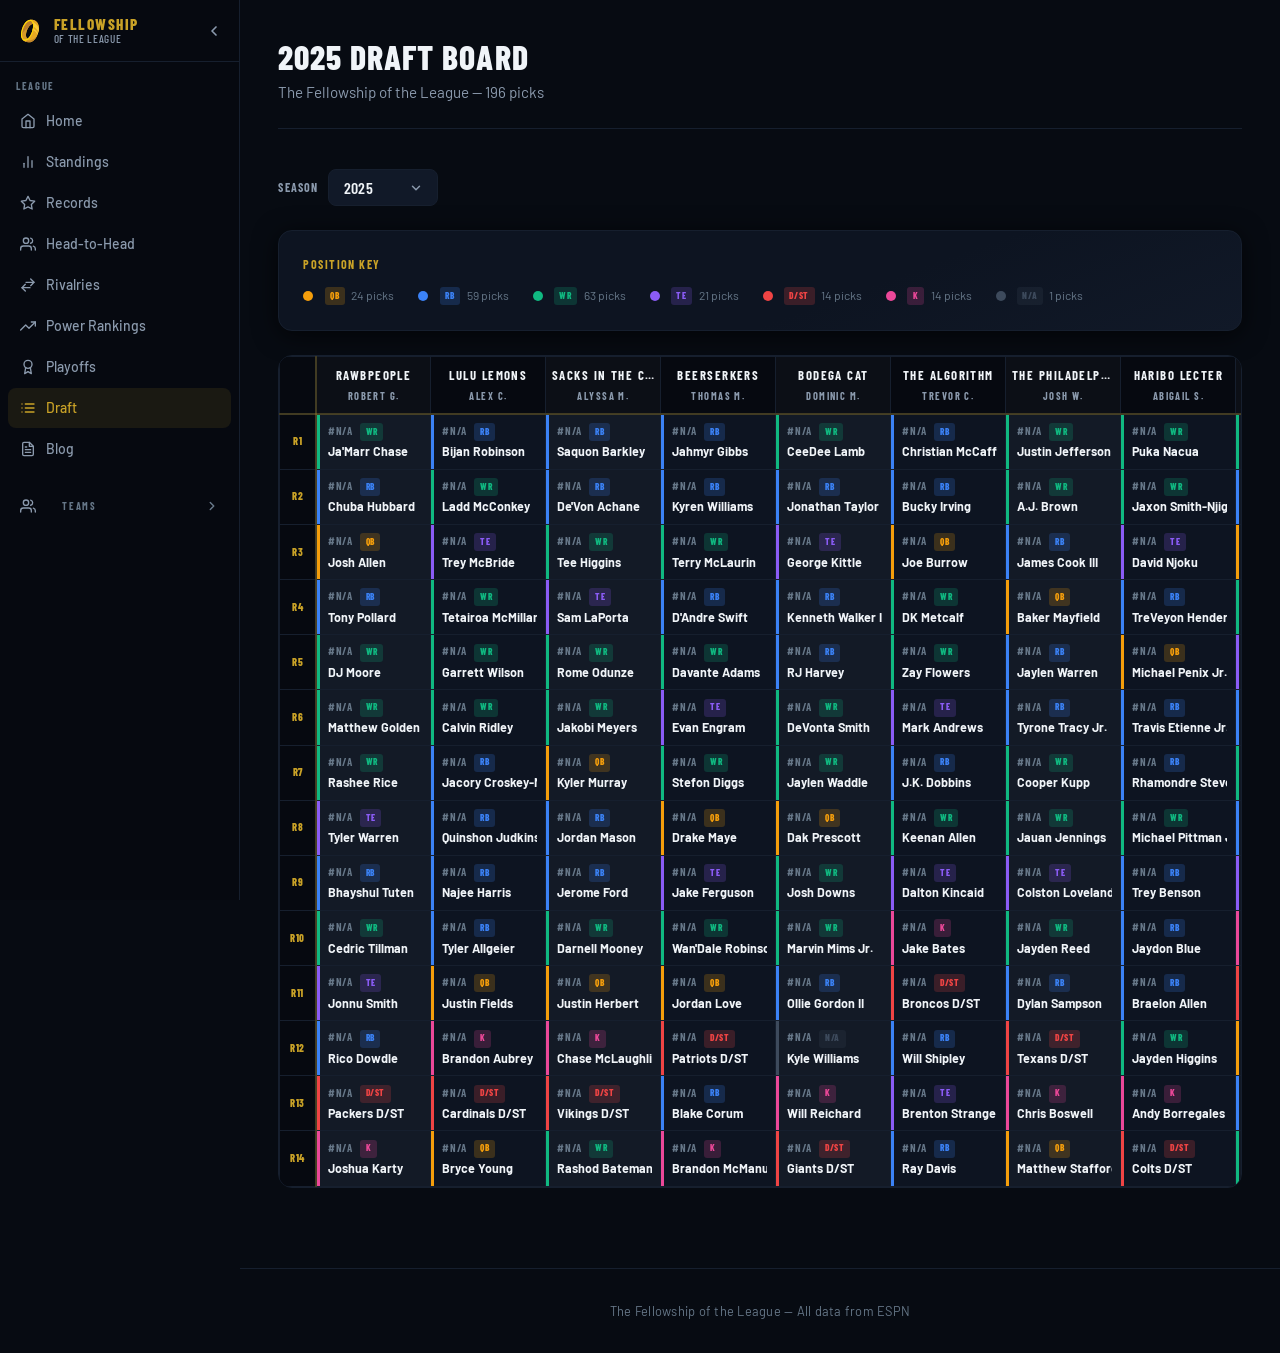
<file: draft.html>
<!DOCTYPE html>
<html lang="en">
<head>
  <meta charset="UTF-8" />
  <meta name="viewport" content="width=device-width, initial-scale=1.0" />
  <title>Draft — The Fellowship of the League</title>
  <link rel="stylesheet" href="css/style.css?v=89" />
</head>
<body>
  <a href="#main-content" class="skip-link">Skip to main content</a>

  <div class="mobile-topbar" id="mobileTopbar">
    <a href="index.html" class="mobile-topbar-brand">
      <img src="The Fellowship 2 (Ring).svg" class="sidebar-logo-img" alt="" />
      <div class="sidebar-brand-text">
        <span class="sidebar-brand-name">FELLOWSHIP</span>
        <span class="sidebar-brand-sub">of the League</span>
      </div>
    </a>
    <button class="mobile-topbar-btn" id="mobileMenuBtn" aria-label="Open navigation">
      <svg width="20" height="20" viewBox="0 0 24 24" fill="none" stroke="currentColor" stroke-width="2" stroke-linecap="round" stroke-linejoin="round" aria-hidden="true"><line x1="3" y1="12" x2="21" y2="12"/><line x1="3" y1="6" x2="21" y2="6"/><line x1="3" y1="18" x2="21" y2="18"/></svg>
    </button>
  </div>

  <aside class="sidebar" id="sidebar">
    <div class="sidebar-inner">

      <div class="sidebar-header">
        <a href="index.html" class="sidebar-brand">
          <img src="The Fellowship 2 (Ring).svg" class="sidebar-logo-img" alt="" />
          <div class="sidebar-brand-text">
            <span class="sidebar-brand-name">FELLOWSHIP</span>
            <span class="sidebar-brand-sub">of the League</span>
          </div>
        </a>
        <button class="sidebar-collapse-btn" id="sidebarCollapse" aria-label="Collapse sidebar">
          <svg width="16" height="16" viewBox="0 0 24 24" fill="none" stroke="currentColor" stroke-width="2.5" stroke-linecap="round" stroke-linejoin="round" aria-hidden="true"><polyline points="15 18 9 12 15 6"/></svg>
        </button>
      </div>

      <div class="sidebar-scroll">
        <p class="sidebar-section-label">League</p>
        <nav class="sidebar-nav">
          <a href="index.html" class="sidebar-item" data-page="index">
            <svg class="sidebar-icon" width="16" height="16" viewBox="0 0 24 24" fill="none" stroke="currentColor" stroke-width="2" stroke-linecap="round" stroke-linejoin="round" aria-hidden="true"><path d="M3 9l9-7 9 7v11a2 2 0 0 1-2 2H5a2 2 0 0 1-2-2z"/><polyline points="9 22 9 12 15 12 15 22"/></svg>
            <span>Home</span>
          </a>
          <a href="standings.html" class="sidebar-item" data-page="standings">
            <svg class="sidebar-icon" width="16" height="16" viewBox="0 0 24 24" fill="none" stroke="currentColor" stroke-width="2" stroke-linecap="round" stroke-linejoin="round" aria-hidden="true"><line x1="18" y1="20" x2="18" y2="10"/><line x1="12" y1="20" x2="12" y2="4"/><line x1="6" y1="20" x2="6" y2="14"/></svg>
            <span>Standings</span>
          </a>
          <a href="records.html" class="sidebar-item" data-page="records">
            <svg class="sidebar-icon" width="16" height="16" viewBox="0 0 24 24" fill="none" stroke="currentColor" stroke-width="2" stroke-linecap="round" stroke-linejoin="round" aria-hidden="true"><polygon points="12 2 15.09 8.26 22 9.27 17 14.14 18.18 21.02 12 17.77 5.82 21.02 7 14.14 2 9.27 8.91 8.26 12 2"/></svg>
            <span>Records</span>
          </a>
          <a href="h2h.html" class="sidebar-item" data-page="h2h">
            <svg class="sidebar-icon" width="16" height="16" viewBox="0 0 24 24" fill="none" stroke="currentColor" stroke-width="2" stroke-linecap="round" stroke-linejoin="round" aria-hidden="true"><path d="M17 21v-2a4 4 0 0 0-4-4H5a4 4 0 0 0-4 4v2"/><circle cx="9" cy="7" r="4"/><path d="M23 21v-2a4 4 0 0 0-3-3.87"/><path d="M16 3.13a4 4 0 0 1 0 7.75"/></svg>
            <span>Head-to-Head</span>
          </a>
          <a href="rivalries.html" class="sidebar-item" data-page="rivalries">
            <svg class="sidebar-icon" width="16" height="16" viewBox="0 0 24 24" fill="none" stroke="currentColor" stroke-width="2" stroke-linecap="round" stroke-linejoin="round" aria-hidden="true"><path d="M16 3l5 5-5 5"/><path d="M21 8H9"/><path d="M8 21l-5-5 5-5"/><path d="M3 16h12"/></svg>
            <span>Rivalries</span>
          </a>
          <a href="power-rankings.html" class="sidebar-item" data-page="power-rankings">
            <svg class="sidebar-icon" width="16" height="16" viewBox="0 0 24 24" fill="none" stroke="currentColor" stroke-width="2" stroke-linecap="round" stroke-linejoin="round" aria-hidden="true"><polyline points="23 6 13.5 15.5 8.5 10.5 1 18"/><polyline points="17 6 23 6 23 12"/></svg>
            <span>Power Rankings</span>
          </a>
          <a href="playoffs.html" class="sidebar-item" data-page="playoffs">
            <svg class="sidebar-icon" width="16" height="16" viewBox="0 0 24 24" fill="none" stroke="currentColor" stroke-width="2" stroke-linecap="round" stroke-linejoin="round" aria-hidden="true"><circle cx="12" cy="8" r="6"/><path d="M15.477 12.89L17 22l-5-3-5 3 1.523-9.11"/></svg>
            <span>Playoffs</span>
          </a>
          <a href="draft.html" class="sidebar-item" data-page="draft">
            <svg class="sidebar-icon" width="16" height="16" viewBox="0 0 24 24" fill="none" stroke="currentColor" stroke-width="2" stroke-linecap="round" stroke-linejoin="round" aria-hidden="true"><line x1="8" y1="6" x2="21" y2="6"/><line x1="8" y1="12" x2="21" y2="12"/><line x1="8" y1="18" x2="21" y2="18"/><line x1="3" y1="6" x2="3.01" y2="6"/><line x1="3" y1="12" x2="3.01" y2="12"/><line x1="3" y1="18" x2="3.01" y2="18"/></svg>
            <span>Draft</span>
          </a>
          <a href="blog.html" class="sidebar-item" data-page="blog">
            <svg class="sidebar-icon" width="16" height="16" viewBox="0 0 24 24" fill="none" stroke="currentColor" stroke-width="2" stroke-linecap="round" stroke-linejoin="round" aria-hidden="true"><path d="M14 2H6a2 2 0 0 0-2 2v16a2 2 0 0 0 2 2h12a2 2 0 0 0 2-2V8z"/><polyline points="14 2 14 8 20 8"/><line x1="16" y1="13" x2="8" y2="13"/><line x1="16" y1="17" x2="8" y2="17"/><polyline points="10 9 9 9 8 9"/></svg>
            <span>Blog</span>
          </a>
        </nav>

                <button class="sidebar-teams-toggle" id="teamsToggle" aria-expanded="false">
          <span class="sidebar-teams-label">
            <svg class="sidebar-icon" width="16" height="16" viewBox="0 0 24 24" fill="none" stroke="currentColor" stroke-width="2" stroke-linecap="round" stroke-linejoin="round" aria-hidden="true"><path d="M17 21v-2a4 4 0 0 0-4-4H5a4 4 0 0 0-4 4v2"/><circle cx="9" cy="7" r="4"/><path d="M23 21v-2a4 4 0 0 0-3-3.87"/><path d="M16 3.13a4 4 0 0 1 0 7.75"/></svg>
            <span class="sidebar-section-label" style="margin:0">Teams</span>
          </span>
          <svg class="teams-chevron" width="14" height="14" viewBox="0 0 24 24" fill="none" stroke="currentColor" stroke-width="2.5" stroke-linecap="round" stroke-linejoin="round" aria-hidden="true"><polyline points="6 9 12 15 18 9"/></svg>
        </button>

        <div class="sidebar-teams-list teams-closed" id="teamsList">
          <a title="Haribo Lecter" href="team.html?owner=Abigail%20S." class="sidebar-item sidebar-team-item">
            <img class="sidebar-team-logo" src="images/logos/abigail-shewalter.jpg" alt="" loading="lazy"/>
            <span>Haribo Lecter</span>
          </a>
          <a title="LuLu Lemons" href="team.html?owner=Alex%20C." class="sidebar-item sidebar-team-item">
            <img class="sidebar-team-logo" src="images/logos/alex-carrocce.jpg" alt="" loading="lazy"/>
            <span>LuLu Lemons</span>
          </a>
          <a title="Sacks in the City" href="team.html?owner=Alyssa%20M." class="sidebar-item sidebar-team-item">
            <img class="sidebar-team-logo" src="images/logos/alyssa-mirto.jpg" alt="" loading="lazy"/>
            <span>Sacks in the City</span>
          </a>
          <a title="Bodega Cat" href="team.html?owner=Dominic%20M." class="sidebar-item sidebar-team-item">
            <img class="sidebar-team-logo" src="images/logos/dominic-mirto.svg" alt="" loading="lazy"/>
            <span>Bodega Cat</span>
          </a>
          <a title="Jimmy Da Kid" href="team.html?owner=James%20C." class="sidebar-item sidebar-team-item">
            <img class="sidebar-team-logo" src="images/logos/james-cancel.svg" alt="" loading="lazy"/>
            <span>Jimmy Da Kid</span>
          </a>
          <a title="Detroit Lines" href="team.html?owner=Jessica%20P." class="sidebar-item sidebar-team-item">
            <img class="sidebar-team-logo" src="images/logos/jessica-pastva.svg" alt="" loading="lazy"/>
            <span>Detroit Lines</span>
          </a>
          <a title="The Philadelphia Smeagles" href="team.html?owner=Josh%20W." class="sidebar-item sidebar-team-item">
            <img class="sidebar-team-logo" src="images/logos/josh-wakeford.jpg" alt="" loading="lazy"/>
            <span>The Philadelphia Smeagles</span>
          </a>
          <a title="McConkey Kong" href="team.html?owner=Katie%20M." class="sidebar-item sidebar-team-item">
            <img class="sidebar-team-logo" src="images/logos/katie-mccarthy.jpg" alt="" loading="lazy"/>
            <span>McConkey Kong</span>
          </a>
          <a title="RawbPeople" href="team.html?owner=Robert%20G." class="sidebar-item sidebar-team-item">
            <img class="sidebar-team-logo" src="images/logos/robert-gross.jpg" alt="" loading="lazy"/>
            <span>RawbPeople</span>
          </a>
          <a title="Average Boes" href="team.html?owner=Ron%20S." class="sidebar-item sidebar-team-item">
            <img class="sidebar-team-logo" src="images/logos/ron-sullivan.svg" alt="" loading="lazy"/>
            <span>Average Boes</span>
          </a>
          <a title="Beerserkers" href="team.html?owner=Thomas%20M." class="sidebar-item sidebar-team-item">
            <img class="sidebar-team-logo" src="images/logos/thomas-mcgrath.svg" alt="" loading="lazy"/>
            <span>Beerserkers</span>
          </a>
          <a title="The Movie Chef" href="team.html?owner=Tony%20K." class="sidebar-item sidebar-team-item">
            <img class="sidebar-team-logo" src="images/logos/tony-kopatich.svg" alt="" loading="lazy"/>
            <span>The Movie Chef</span>
          </a>
          <a title="The Algorithm" href="team.html?owner=Trevor%20C." class="sidebar-item sidebar-team-item">
            <img class="sidebar-team-logo" src="images/logos/trevor-crogan.jpg" alt="" loading="lazy"/>
            <span>The Algorithm</span>
          </a>
          <a title="Spaghetti Mafia" href="team.html?owner=Zach%20A." class="sidebar-item sidebar-team-item">
            <img class="sidebar-team-logo" src="images/logos/zach-abraham.jpg" alt="" loading="lazy"/>
            <span>Spaghetti Mafia</span>
          </a>
          <a title="Good Picks Good Picks" href="team.html?owner=Anthony%20E." class="sidebar-item sidebar-team-item sidebar-alumni">
            <img class="sidebar-team-logo" src="images/logos/anthony-esway.jpg" alt="" loading="lazy"/>
            <span>Good Picks Good Picks</span>
            <span class="sidebar-alumni-tag">Alumni</span>
          </a>
          <a title="Philadelphia Kegels" href="team.html?owner=Heather%20B." class="sidebar-item sidebar-team-item sidebar-alumni">
            <img class="sidebar-team-logo" src="images/logos/heather-baker.svg" alt="" loading="lazy"/>
            <span>Philadelphia Kegels</span>
            <span class="sidebar-alumni-tag">Alumni</span>
          </a>
          <a title="Joe Smith State Jackrabbits" href="team.html?owner=Joseph%20S." class="sidebar-item sidebar-team-item sidebar-alumni">
            <img class="sidebar-team-logo" src="images/logos/joseph-smith.svg" alt="" loading="lazy"/>
            <span>Joe Smith State Jackrabbits</span>
            <span class="sidebar-alumni-tag">Alumni</span>
          </a>
          <a title="NOLA Dr. Who Dat" href="team.html?owner=Kristen%20H." class="sidebar-item sidebar-team-item sidebar-alumni">
            <img class="sidebar-team-logo" src="images/logos/kristen-hencsei.svg" alt="" loading="lazy"/>
            <span>NOLA Dr. Who Dat</span>
            <span class="sidebar-alumni-tag">Alumni</span>
          </a>
          <a title="Damar Ham n' Cheese" href="team.html?owner=Ryan%20S." class="sidebar-item sidebar-team-item sidebar-alumni">
            <img class="sidebar-team-logo" src="images/logos/ryan-sullivan.jpg" alt="" loading="lazy"/>
            <span>Damar Ham n' Cheese</span>
            <span class="sidebar-alumni-tag">Alumni</span>
          </a>
          <a title="Talibanistan Liberators" href="team.html?owner=Steven%20C." class="sidebar-item sidebar-team-item sidebar-alumni">
            <img class="sidebar-team-logo" src="images/logos/steven-cruz.svg" alt="" loading="lazy"/>
            <span>Talibanistan Liberators</span>
            <span class="sidebar-alumni-tag">Alumni</span>
          </a>
        </div>
        </div>

    </div>
  </aside>
  <div class="sidebar-overlay" id="sidebarOverlay"></div>
  <button class="sidebar-open-btn" id="sidebarOpenBtn" aria-label="Open sidebar">
    <svg width="18" height="18" viewBox="0 0 24 24" fill="none" stroke="currentColor" stroke-width="2" stroke-linecap="round" stroke-linejoin="round" aria-hidden="true"><line x1="3" y1="12" x2="21" y2="12"/><line x1="3" y1="6" x2="21" y2="6"/><line x1="3" y1="18" x2="21" y2="18"/></svg>
  </button>

  <div class="content-wrap">
  <div class="page-wrapper" id="main-content">
    <div class="page-header">
      <h1 id="draftPageTitle">Draft History</h1>
      <p id="draftPageSub">Select a season to view the full draft board</p>
    </div>

    <div class="pr-pickers">
      <div class="pr-picker-group">
        <span class="pr-picker-label">Season</span>
        <div class="pr-picker" id="yearPicker">
          <button class="pr-picker-btn" id="yearPickerBtn" aria-haspopup="listbox" aria-expanded="false" aria-label="Select season">
            <span id="yearPickerVal">—</span>
            <svg class="pr-picker-chevron" width="14" height="14" viewBox="0 0 24 24" fill="none" stroke="currentColor" stroke-width="2.5" stroke-linecap="round" stroke-linejoin="round" aria-hidden="true"><polyline points="6 9 12 15 18 9"/></svg>
          </button>
          <div class="pr-picker-panel" id="yearPickerPanel" role="listbox" aria-label="Select season" hidden></div>
        </div>
      </div>
    </div>

    <div id="draftBoard"></div>
  </div>

  <footer>
    <p>The Fellowship of the League &mdash; All data from ESPN</p>
  </footer>

</div><!-- /.content-wrap -->
  <script src="js/leagueData.js?v=15"></script>
  <script src="js/utils.js?v=27"></script>
  <script src="js/logoData.js?v=15"></script>
  <script src="js/icons.js?v=15"></script>
  <script src="js/draft.js?v=26"></script>
  <script src="js/nav.js?v=26"></script>
</body>
</html>
</file>
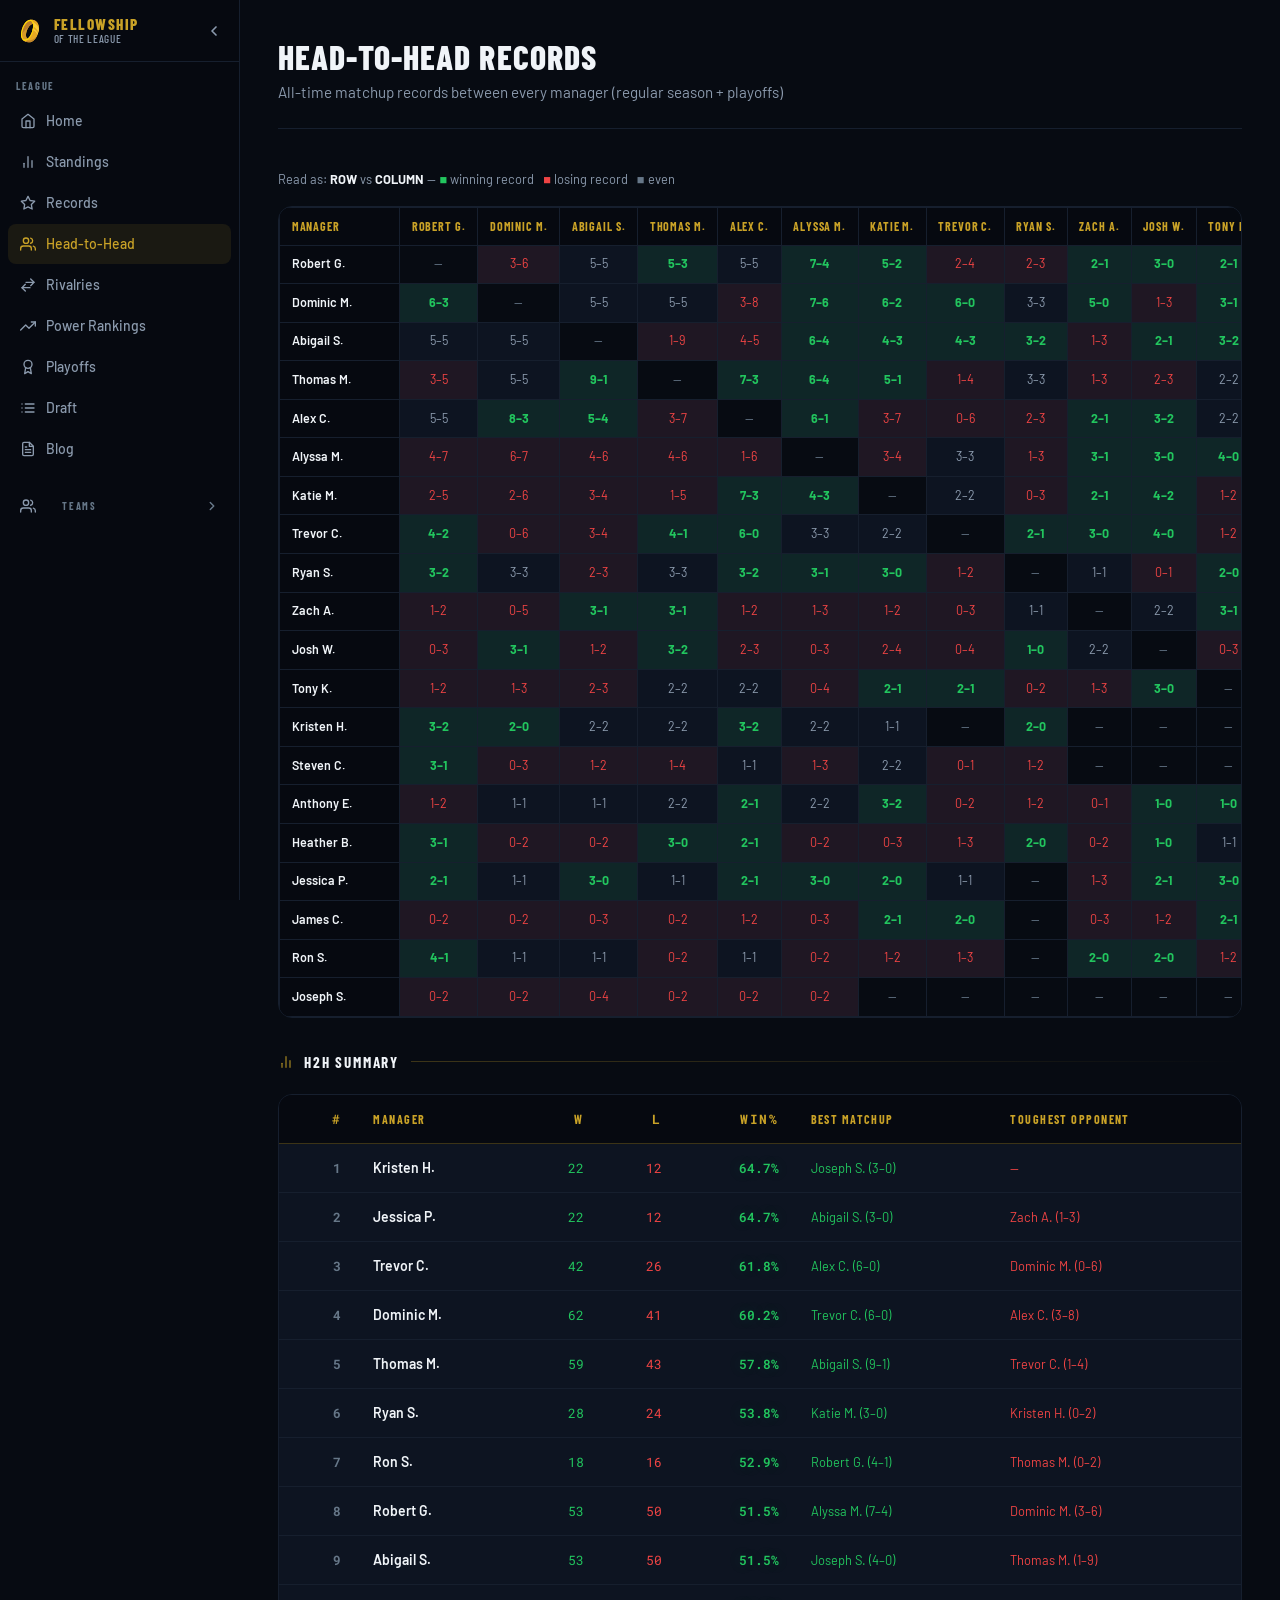
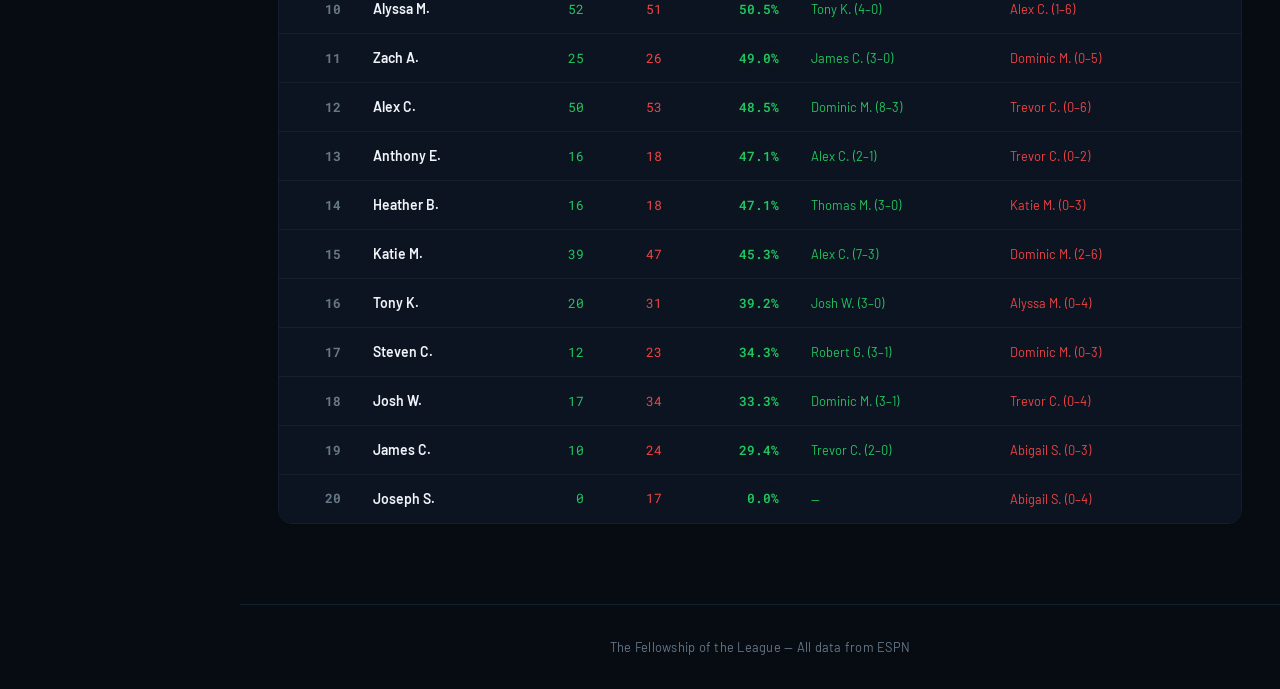
<file: h2h.html>
<!DOCTYPE html>
<html lang="en">
<head>
  <meta charset="UTF-8" />
  <meta name="viewport" content="width=device-width, initial-scale=1.0" />
  <title>Head-to-Head — The Fellowship of the League</title>
  <link rel="stylesheet" href="css/style.css?v=89" />
</head>
<body>
  <a href="#main-content" class="skip-link">Skip to main content</a>

  <div class="mobile-topbar" id="mobileTopbar">
    <a href="index.html" class="mobile-topbar-brand">
      <img src="The Fellowship 2 (Ring).svg" class="sidebar-logo-img" alt="" />
      <div class="sidebar-brand-text">
        <span class="sidebar-brand-name">FELLOWSHIP</span>
        <span class="sidebar-brand-sub">of the League</span>
      </div>
    </a>
    <button class="mobile-topbar-btn" id="mobileMenuBtn" aria-label="Open navigation">
      <svg width="20" height="20" viewBox="0 0 24 24" fill="none" stroke="currentColor" stroke-width="2" stroke-linecap="round" stroke-linejoin="round" aria-hidden="true"><line x1="3" y1="12" x2="21" y2="12"/><line x1="3" y1="6" x2="21" y2="6"/><line x1="3" y1="18" x2="21" y2="18"/></svg>
    </button>
  </div>

  <aside class="sidebar" id="sidebar">
    <div class="sidebar-inner">

      <div class="sidebar-header">
        <a href="index.html" class="sidebar-brand">
          <img src="The Fellowship 2 (Ring).svg" class="sidebar-logo-img" alt="" />
          <div class="sidebar-brand-text">
            <span class="sidebar-brand-name">FELLOWSHIP</span>
            <span class="sidebar-brand-sub">of the League</span>
          </div>
        </a>
        <button class="sidebar-collapse-btn" id="sidebarCollapse" aria-label="Collapse sidebar">
          <svg width="16" height="16" viewBox="0 0 24 24" fill="none" stroke="currentColor" stroke-width="2.5" stroke-linecap="round" stroke-linejoin="round" aria-hidden="true"><polyline points="15 18 9 12 15 6"/></svg>
        </button>
      </div>

      <div class="sidebar-scroll">
        <p class="sidebar-section-label">League</p>
        <nav class="sidebar-nav">
          <a href="index.html" class="sidebar-item" data-page="index">
            <svg class="sidebar-icon" width="16" height="16" viewBox="0 0 24 24" fill="none" stroke="currentColor" stroke-width="2" stroke-linecap="round" stroke-linejoin="round" aria-hidden="true"><path d="M3 9l9-7 9 7v11a2 2 0 0 1-2 2H5a2 2 0 0 1-2-2z"/><polyline points="9 22 9 12 15 12 15 22"/></svg>
            <span>Home</span>
          </a>
          <a href="standings.html" class="sidebar-item" data-page="standings">
            <svg class="sidebar-icon" width="16" height="16" viewBox="0 0 24 24" fill="none" stroke="currentColor" stroke-width="2" stroke-linecap="round" stroke-linejoin="round" aria-hidden="true"><line x1="18" y1="20" x2="18" y2="10"/><line x1="12" y1="20" x2="12" y2="4"/><line x1="6" y1="20" x2="6" y2="14"/></svg>
            <span>Standings</span>
          </a>
          <a href="records.html" class="sidebar-item" data-page="records">
            <svg class="sidebar-icon" width="16" height="16" viewBox="0 0 24 24" fill="none" stroke="currentColor" stroke-width="2" stroke-linecap="round" stroke-linejoin="round" aria-hidden="true"><polygon points="12 2 15.09 8.26 22 9.27 17 14.14 18.18 21.02 12 17.77 5.82 21.02 7 14.14 2 9.27 8.91 8.26 12 2"/></svg>
            <span>Records</span>
          </a>
          <a href="h2h.html" class="sidebar-item" data-page="h2h">
            <svg class="sidebar-icon" width="16" height="16" viewBox="0 0 24 24" fill="none" stroke="currentColor" stroke-width="2" stroke-linecap="round" stroke-linejoin="round" aria-hidden="true"><path d="M17 21v-2a4 4 0 0 0-4-4H5a4 4 0 0 0-4 4v2"/><circle cx="9" cy="7" r="4"/><path d="M23 21v-2a4 4 0 0 0-3-3.87"/><path d="M16 3.13a4 4 0 0 1 0 7.75"/></svg>
            <span>Head-to-Head</span>
          </a>
          <a href="rivalries.html" class="sidebar-item" data-page="rivalries">
            <svg class="sidebar-icon" width="16" height="16" viewBox="0 0 24 24" fill="none" stroke="currentColor" stroke-width="2" stroke-linecap="round" stroke-linejoin="round" aria-hidden="true"><path d="M16 3l5 5-5 5"/><path d="M21 8H9"/><path d="M8 21l-5-5 5-5"/><path d="M3 16h12"/></svg>
            <span>Rivalries</span>
          </a>
          <a href="power-rankings.html" class="sidebar-item" data-page="power-rankings">
            <svg class="sidebar-icon" width="16" height="16" viewBox="0 0 24 24" fill="none" stroke="currentColor" stroke-width="2" stroke-linecap="round" stroke-linejoin="round" aria-hidden="true"><polyline points="23 6 13.5 15.5 8.5 10.5 1 18"/><polyline points="17 6 23 6 23 12"/></svg>
            <span>Power Rankings</span>
          </a>
          <a href="playoffs.html" class="sidebar-item" data-page="playoffs">
            <svg class="sidebar-icon" width="16" height="16" viewBox="0 0 24 24" fill="none" stroke="currentColor" stroke-width="2" stroke-linecap="round" stroke-linejoin="round" aria-hidden="true"><circle cx="12" cy="8" r="6"/><path d="M15.477 12.89L17 22l-5-3-5 3 1.523-9.11"/></svg>
            <span>Playoffs</span>
          </a>
          <a href="draft.html" class="sidebar-item" data-page="draft">
            <svg class="sidebar-icon" width="16" height="16" viewBox="0 0 24 24" fill="none" stroke="currentColor" stroke-width="2" stroke-linecap="round" stroke-linejoin="round" aria-hidden="true"><line x1="8" y1="6" x2="21" y2="6"/><line x1="8" y1="12" x2="21" y2="12"/><line x1="8" y1="18" x2="21" y2="18"/><line x1="3" y1="6" x2="3.01" y2="6"/><line x1="3" y1="12" x2="3.01" y2="12"/><line x1="3" y1="18" x2="3.01" y2="18"/></svg>
            <span>Draft</span>
          </a>
          <a href="blog.html" class="sidebar-item" data-page="blog">
            <svg class="sidebar-icon" width="16" height="16" viewBox="0 0 24 24" fill="none" stroke="currentColor" stroke-width="2" stroke-linecap="round" stroke-linejoin="round" aria-hidden="true"><path d="M14 2H6a2 2 0 0 0-2 2v16a2 2 0 0 0 2 2h12a2 2 0 0 0 2-2V8z"/><polyline points="14 2 14 8 20 8"/><line x1="16" y1="13" x2="8" y2="13"/><line x1="16" y1="17" x2="8" y2="17"/><polyline points="10 9 9 9 8 9"/></svg>
            <span>Blog</span>
          </a>
        </nav>

                <button class="sidebar-teams-toggle" id="teamsToggle" aria-expanded="false">
          <span class="sidebar-teams-label">
            <svg class="sidebar-icon" width="16" height="16" viewBox="0 0 24 24" fill="none" stroke="currentColor" stroke-width="2" stroke-linecap="round" stroke-linejoin="round" aria-hidden="true"><path d="M17 21v-2a4 4 0 0 0-4-4H5a4 4 0 0 0-4 4v2"/><circle cx="9" cy="7" r="4"/><path d="M23 21v-2a4 4 0 0 0-3-3.87"/><path d="M16 3.13a4 4 0 0 1 0 7.75"/></svg>
            <span class="sidebar-section-label" style="margin:0">Teams</span>
          </span>
          <svg class="teams-chevron" width="14" height="14" viewBox="0 0 24 24" fill="none" stroke="currentColor" stroke-width="2.5" stroke-linecap="round" stroke-linejoin="round" aria-hidden="true"><polyline points="6 9 12 15 18 9"/></svg>
        </button>

        <div class="sidebar-teams-list teams-closed" id="teamsList">
          <a title="Haribo Lecter" href="team.html?owner=Abigail%20S." class="sidebar-item sidebar-team-item">
            <img class="sidebar-team-logo" src="images/logos/abigail-shewalter.jpg" alt="" loading="lazy"/>
            <span>Haribo Lecter</span>
          </a>
          <a title="LuLu Lemons" href="team.html?owner=Alex%20C." class="sidebar-item sidebar-team-item">
            <img class="sidebar-team-logo" src="images/logos/alex-carrocce.jpg" alt="" loading="lazy"/>
            <span>LuLu Lemons</span>
          </a>
          <a title="Sacks in the City" href="team.html?owner=Alyssa%20M." class="sidebar-item sidebar-team-item">
            <img class="sidebar-team-logo" src="images/logos/alyssa-mirto.jpg" alt="" loading="lazy"/>
            <span>Sacks in the City</span>
          </a>
          <a title="Bodega Cat" href="team.html?owner=Dominic%20M." class="sidebar-item sidebar-team-item">
            <img class="sidebar-team-logo" src="images/logos/dominic-mirto.svg" alt="" loading="lazy"/>
            <span>Bodega Cat</span>
          </a>
          <a title="Jimmy Da Kid" href="team.html?owner=James%20C." class="sidebar-item sidebar-team-item">
            <img class="sidebar-team-logo" src="images/logos/james-cancel.svg" alt="" loading="lazy"/>
            <span>Jimmy Da Kid</span>
          </a>
          <a title="Detroit Lines" href="team.html?owner=Jessica%20P." class="sidebar-item sidebar-team-item">
            <img class="sidebar-team-logo" src="images/logos/jessica-pastva.svg" alt="" loading="lazy"/>
            <span>Detroit Lines</span>
          </a>
          <a title="The Philadelphia Smeagles" href="team.html?owner=Josh%20W." class="sidebar-item sidebar-team-item">
            <img class="sidebar-team-logo" src="images/logos/josh-wakeford.jpg" alt="" loading="lazy"/>
            <span>The Philadelphia Smeagles</span>
          </a>
          <a title="McConkey Kong" href="team.html?owner=Katie%20M." class="sidebar-item sidebar-team-item">
            <img class="sidebar-team-logo" src="images/logos/katie-mccarthy.jpg" alt="" loading="lazy"/>
            <span>McConkey Kong</span>
          </a>
          <a title="RawbPeople" href="team.html?owner=Robert%20G." class="sidebar-item sidebar-team-item">
            <img class="sidebar-team-logo" src="images/logos/robert-gross.jpg" alt="" loading="lazy"/>
            <span>RawbPeople</span>
          </a>
          <a title="Average Boes" href="team.html?owner=Ron%20S." class="sidebar-item sidebar-team-item">
            <img class="sidebar-team-logo" src="images/logos/ron-sullivan.svg" alt="" loading="lazy"/>
            <span>Average Boes</span>
          </a>
          <a title="Beerserkers" href="team.html?owner=Thomas%20M." class="sidebar-item sidebar-team-item">
            <img class="sidebar-team-logo" src="images/logos/thomas-mcgrath.svg" alt="" loading="lazy"/>
            <span>Beerserkers</span>
          </a>
          <a title="The Movie Chef" href="team.html?owner=Tony%20K." class="sidebar-item sidebar-team-item">
            <img class="sidebar-team-logo" src="images/logos/tony-kopatich.svg" alt="" loading="lazy"/>
            <span>The Movie Chef</span>
          </a>
          <a title="The Algorithm" href="team.html?owner=Trevor%20C." class="sidebar-item sidebar-team-item">
            <img class="sidebar-team-logo" src="images/logos/trevor-crogan.jpg" alt="" loading="lazy"/>
            <span>The Algorithm</span>
          </a>
          <a title="Spaghetti Mafia" href="team.html?owner=Zach%20A." class="sidebar-item sidebar-team-item">
            <img class="sidebar-team-logo" src="images/logos/zach-abraham.jpg" alt="" loading="lazy"/>
            <span>Spaghetti Mafia</span>
          </a>
          <a title="Good Picks Good Picks" href="team.html?owner=Anthony%20E." class="sidebar-item sidebar-team-item sidebar-alumni">
            <img class="sidebar-team-logo" src="images/logos/anthony-esway.jpg" alt="" loading="lazy"/>
            <span>Good Picks Good Picks</span>
            <span class="sidebar-alumni-tag">Alumni</span>
          </a>
          <a title="Philadelphia Kegels" href="team.html?owner=Heather%20B." class="sidebar-item sidebar-team-item sidebar-alumni">
            <img class="sidebar-team-logo" src="images/logos/heather-baker.svg" alt="" loading="lazy"/>
            <span>Philadelphia Kegels</span>
            <span class="sidebar-alumni-tag">Alumni</span>
          </a>
          <a title="Joe Smith State Jackrabbits" href="team.html?owner=Joseph%20S." class="sidebar-item sidebar-team-item sidebar-alumni">
            <img class="sidebar-team-logo" src="images/logos/joseph-smith.svg" alt="" loading="lazy"/>
            <span>Joe Smith State Jackrabbits</span>
            <span class="sidebar-alumni-tag">Alumni</span>
          </a>
          <a title="NOLA Dr. Who Dat" href="team.html?owner=Kristen%20H." class="sidebar-item sidebar-team-item sidebar-alumni">
            <img class="sidebar-team-logo" src="images/logos/kristen-hencsei.svg" alt="" loading="lazy"/>
            <span>NOLA Dr. Who Dat</span>
            <span class="sidebar-alumni-tag">Alumni</span>
          </a>
          <a title="Damar Ham n' Cheese" href="team.html?owner=Ryan%20S." class="sidebar-item sidebar-team-item sidebar-alumni">
            <img class="sidebar-team-logo" src="images/logos/ryan-sullivan.jpg" alt="" loading="lazy"/>
            <span>Damar Ham n' Cheese</span>
            <span class="sidebar-alumni-tag">Alumni</span>
          </a>
          <a title="Talibanistan Liberators" href="team.html?owner=Steven%20C." class="sidebar-item sidebar-team-item sidebar-alumni">
            <img class="sidebar-team-logo" src="images/logos/steven-cruz.svg" alt="" loading="lazy"/>
            <span>Talibanistan Liberators</span>
            <span class="sidebar-alumni-tag">Alumni</span>
          </a>
        </div>
        </div>

    </div>
  </aside>
  <div class="sidebar-overlay" id="sidebarOverlay"></div>
  <button class="sidebar-open-btn" id="sidebarOpenBtn" aria-label="Open sidebar">
    <svg width="18" height="18" viewBox="0 0 24 24" fill="none" stroke="currentColor" stroke-width="2" stroke-linecap="round" stroke-linejoin="round" aria-hidden="true"><line x1="3" y1="12" x2="21" y2="12"/><line x1="3" y1="6" x2="21" y2="6"/><line x1="3" y1="18" x2="21" y2="18"/></svg>
  </button>

  <div class="content-wrap">
  <div class="page-wrapper" id="main-content">
    <div class="page-header">
      <h1>Head-to-Head Records</h1>
      <p>All-time matchup records between every manager (regular season + playoffs)</p>
    </div>

    <div class="section-hint">
      Read as: <strong style="color:var(--text-primary)">ROW</strong> vs <strong style="color:var(--text-primary)">COLUMN</strong> &mdash;
      <span style="color:var(--win)">■</span> winning record &nbsp;
      <span style="color:var(--loss)">■</span> losing record &nbsp;
      <span style="color:var(--text-muted)">■</span> even
    </div>

    <div class="h2h-wrap" id="h2hMatrix">
      <div class="loading"><div class="spinner"></div></div>
    </div>

    <div class="section-block-top">
      <div class="section-title"><svg class="icon" width="16" height="16" viewBox="0 0 24 24" fill="none" stroke="currentColor" stroke-width="1.75" stroke-linecap="round" stroke-linejoin="round" aria-hidden="true"><line x1="18" x2="18" y1="20" y2="10"/><line x1="12" x2="12" y1="20" y2="4"/><line x1="6" x2="6" y1="20" y2="14"/></svg> H2H Summary</div>
      <div class="table-wrap" id="h2hSummary">
        <div class="loading"><div class="spinner"></div></div>
      </div>
    </div>

  </div>

  <footer>
    <p>The Fellowship of the League &mdash; All data from ESPN</p>
  </footer>

</div><!-- /.content-wrap -->
  <script src="js/leagueData.js?v=15"></script>
  <script src="js/utils.js?v=27"></script>
  <script src="js/logoData.js?v=15"></script>
  <script src="js/icons.js?v=15"></script>
  <script src="js/h2h.js?v=15"></script>
  <script src="js/nav.js?v=26"></script>
</body>
</html>
</file>
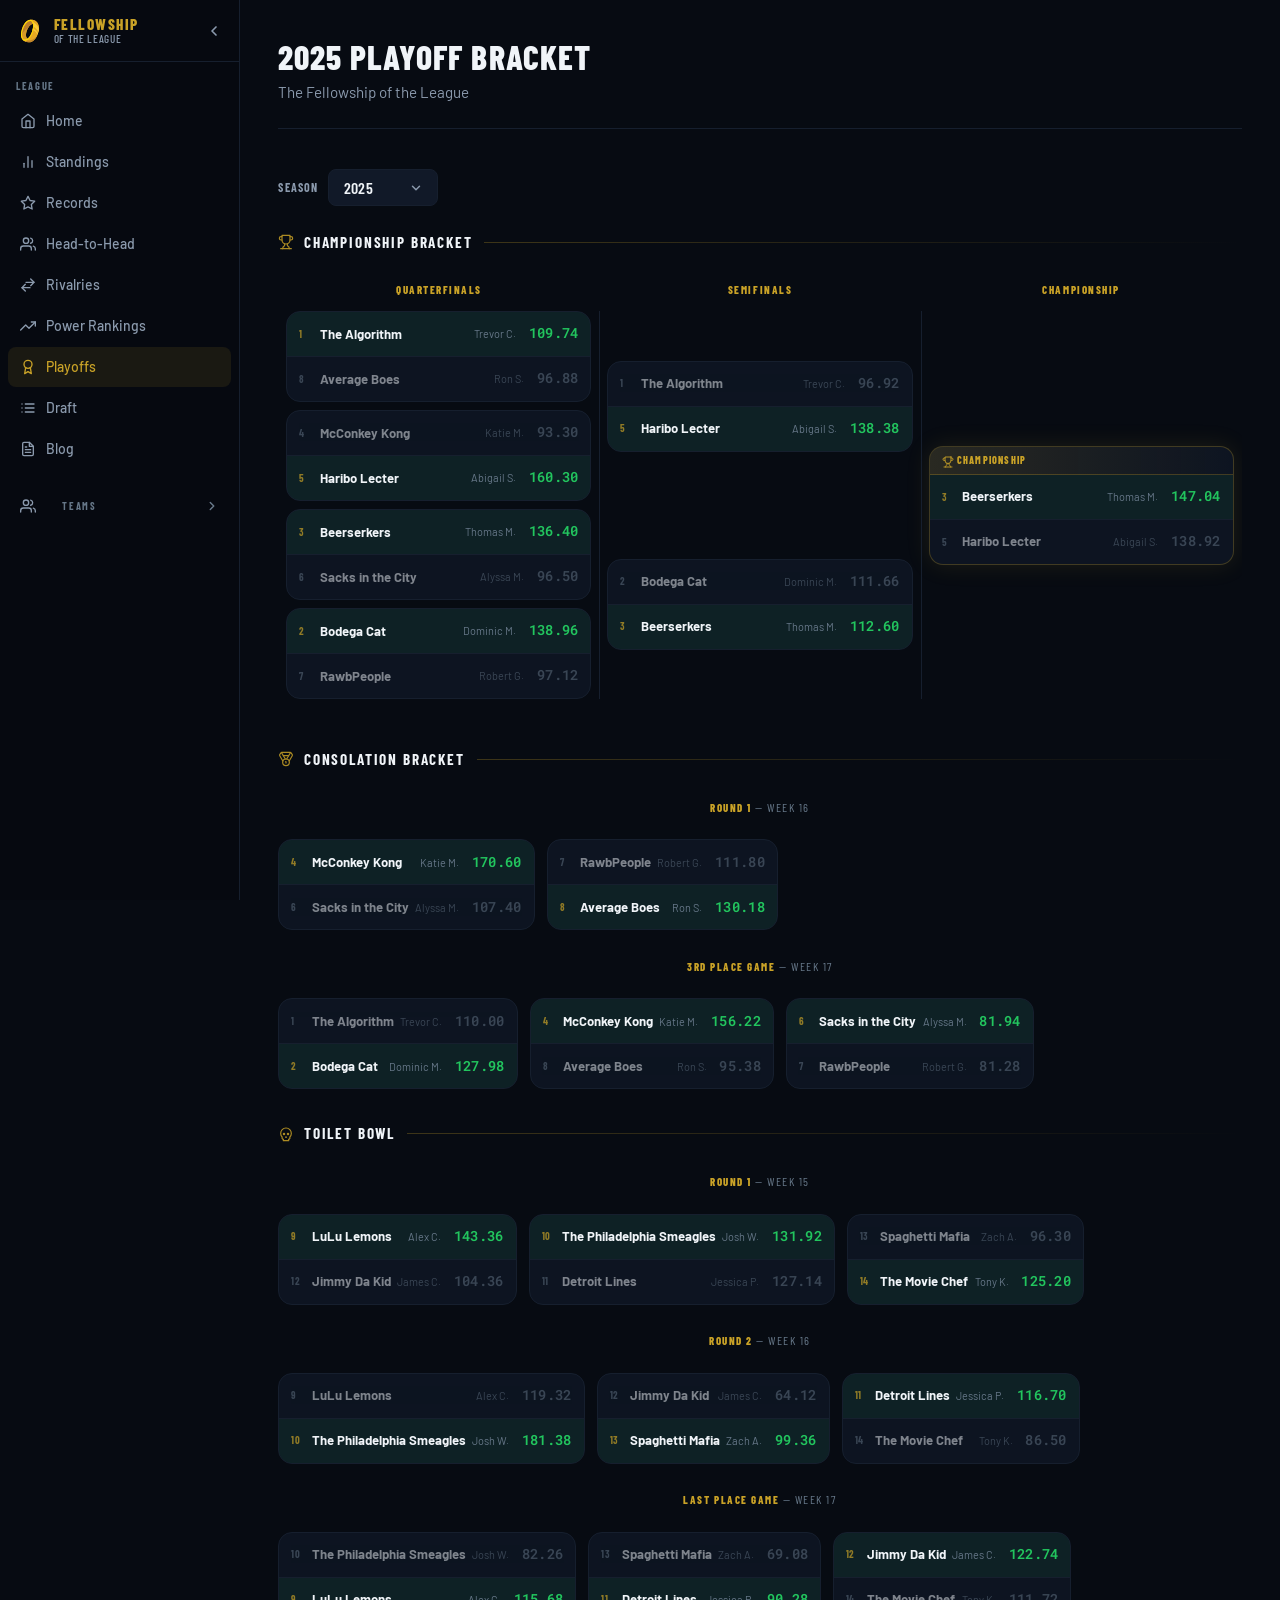
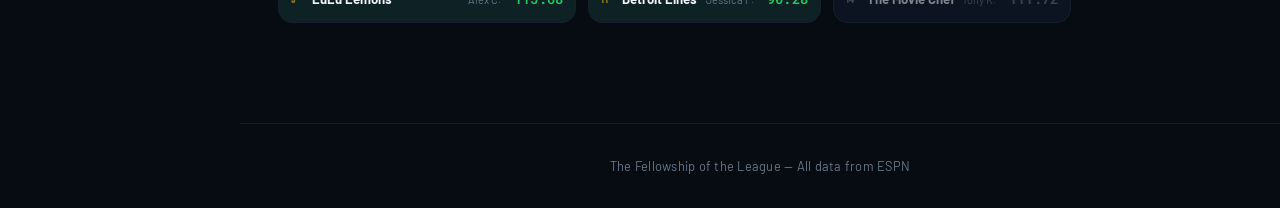
<file: playoffs.html>
<!DOCTYPE html>
<html lang="en">
<head>
  <meta charset="UTF-8" />
  <meta name="viewport" content="width=device-width, initial-scale=1.0" />
  <title>Playoffs — The Fellowship of the League</title>
  <link rel="stylesheet" href="css/style.css?v=89" />
</head>
<body>
  <a href="#main-content" class="skip-link">Skip to main content</a>

  <div class="mobile-topbar" id="mobileTopbar">
    <a href="index.html" class="mobile-topbar-brand">
      <img src="The Fellowship 2 (Ring).svg" class="sidebar-logo-img" alt="" />
      <div class="sidebar-brand-text">
        <span class="sidebar-brand-name">FELLOWSHIP</span>
        <span class="sidebar-brand-sub">of the League</span>
      </div>
    </a>
    <button class="mobile-topbar-btn" id="mobileMenuBtn" aria-label="Open navigation">
      <svg width="20" height="20" viewBox="0 0 24 24" fill="none" stroke="currentColor" stroke-width="2" stroke-linecap="round" stroke-linejoin="round" aria-hidden="true"><line x1="3" y1="12" x2="21" y2="12"/><line x1="3" y1="6" x2="21" y2="6"/><line x1="3" y1="18" x2="21" y2="18"/></svg>
    </button>
  </div>

  <aside class="sidebar" id="sidebar">
    <div class="sidebar-inner">

      <div class="sidebar-header">
        <a href="index.html" class="sidebar-brand">
          <img src="The Fellowship 2 (Ring).svg" class="sidebar-logo-img" alt="" />
          <div class="sidebar-brand-text">
            <span class="sidebar-brand-name">FELLOWSHIP</span>
            <span class="sidebar-brand-sub">of the League</span>
          </div>
        </a>
        <button class="sidebar-collapse-btn" id="sidebarCollapse" aria-label="Collapse sidebar">
          <svg width="16" height="16" viewBox="0 0 24 24" fill="none" stroke="currentColor" stroke-width="2.5" stroke-linecap="round" stroke-linejoin="round" aria-hidden="true"><polyline points="15 18 9 12 15 6"/></svg>
        </button>
      </div>

      <div class="sidebar-scroll">
        <p class="sidebar-section-label">League</p>
        <nav class="sidebar-nav">
          <a href="index.html" class="sidebar-item" data-page="index">
            <svg class="sidebar-icon" width="16" height="16" viewBox="0 0 24 24" fill="none" stroke="currentColor" stroke-width="2" stroke-linecap="round" stroke-linejoin="round" aria-hidden="true"><path d="M3 9l9-7 9 7v11a2 2 0 0 1-2 2H5a2 2 0 0 1-2-2z"/><polyline points="9 22 9 12 15 12 15 22"/></svg>
            <span>Home</span>
          </a>
          <a href="standings.html" class="sidebar-item" data-page="standings">
            <svg class="sidebar-icon" width="16" height="16" viewBox="0 0 24 24" fill="none" stroke="currentColor" stroke-width="2" stroke-linecap="round" stroke-linejoin="round" aria-hidden="true"><line x1="18" y1="20" x2="18" y2="10"/><line x1="12" y1="20" x2="12" y2="4"/><line x1="6" y1="20" x2="6" y2="14"/></svg>
            <span>Standings</span>
          </a>
          <a href="records.html" class="sidebar-item" data-page="records">
            <svg class="sidebar-icon" width="16" height="16" viewBox="0 0 24 24" fill="none" stroke="currentColor" stroke-width="2" stroke-linecap="round" stroke-linejoin="round" aria-hidden="true"><polygon points="12 2 15.09 8.26 22 9.27 17 14.14 18.18 21.02 12 17.77 5.82 21.02 7 14.14 2 9.27 8.91 8.26 12 2"/></svg>
            <span>Records</span>
          </a>
          <a href="h2h.html" class="sidebar-item" data-page="h2h">
            <svg class="sidebar-icon" width="16" height="16" viewBox="0 0 24 24" fill="none" stroke="currentColor" stroke-width="2" stroke-linecap="round" stroke-linejoin="round" aria-hidden="true"><path d="M17 21v-2a4 4 0 0 0-4-4H5a4 4 0 0 0-4 4v2"/><circle cx="9" cy="7" r="4"/><path d="M23 21v-2a4 4 0 0 0-3-3.87"/><path d="M16 3.13a4 4 0 0 1 0 7.75"/></svg>
            <span>Head-to-Head</span>
          </a>
          <a href="rivalries.html" class="sidebar-item" data-page="rivalries">
            <svg class="sidebar-icon" width="16" height="16" viewBox="0 0 24 24" fill="none" stroke="currentColor" stroke-width="2" stroke-linecap="round" stroke-linejoin="round" aria-hidden="true"><path d="M16 3l5 5-5 5"/><path d="M21 8H9"/><path d="M8 21l-5-5 5-5"/><path d="M3 16h12"/></svg>
            <span>Rivalries</span>
          </a>
          <a href="power-rankings.html" class="sidebar-item" data-page="power-rankings">
            <svg class="sidebar-icon" width="16" height="16" viewBox="0 0 24 24" fill="none" stroke="currentColor" stroke-width="2" stroke-linecap="round" stroke-linejoin="round" aria-hidden="true"><polyline points="23 6 13.5 15.5 8.5 10.5 1 18"/><polyline points="17 6 23 6 23 12"/></svg>
            <span>Power Rankings</span>
          </a>
          <a href="playoffs.html" class="sidebar-item" data-page="playoffs">
            <svg class="sidebar-icon" width="16" height="16" viewBox="0 0 24 24" fill="none" stroke="currentColor" stroke-width="2" stroke-linecap="round" stroke-linejoin="round" aria-hidden="true"><circle cx="12" cy="8" r="6"/><path d="M15.477 12.89L17 22l-5-3-5 3 1.523-9.11"/></svg>
            <span>Playoffs</span>
          </a>
          <a href="draft.html" class="sidebar-item" data-page="draft">
            <svg class="sidebar-icon" width="16" height="16" viewBox="0 0 24 24" fill="none" stroke="currentColor" stroke-width="2" stroke-linecap="round" stroke-linejoin="round" aria-hidden="true"><line x1="8" y1="6" x2="21" y2="6"/><line x1="8" y1="12" x2="21" y2="12"/><line x1="8" y1="18" x2="21" y2="18"/><line x1="3" y1="6" x2="3.01" y2="6"/><line x1="3" y1="12" x2="3.01" y2="12"/><line x1="3" y1="18" x2="3.01" y2="18"/></svg>
            <span>Draft</span>
          </a>
          <a href="blog.html" class="sidebar-item" data-page="blog">
            <svg class="sidebar-icon" width="16" height="16" viewBox="0 0 24 24" fill="none" stroke="currentColor" stroke-width="2" stroke-linecap="round" stroke-linejoin="round" aria-hidden="true"><path d="M14 2H6a2 2 0 0 0-2 2v16a2 2 0 0 0 2 2h12a2 2 0 0 0 2-2V8z"/><polyline points="14 2 14 8 20 8"/><line x1="16" y1="13" x2="8" y2="13"/><line x1="16" y1="17" x2="8" y2="17"/><polyline points="10 9 9 9 8 9"/></svg>
            <span>Blog</span>
          </a>
        </nav>

                <button class="sidebar-teams-toggle" id="teamsToggle" aria-expanded="false">
          <span class="sidebar-teams-label">
            <svg class="sidebar-icon" width="16" height="16" viewBox="0 0 24 24" fill="none" stroke="currentColor" stroke-width="2" stroke-linecap="round" stroke-linejoin="round" aria-hidden="true"><path d="M17 21v-2a4 4 0 0 0-4-4H5a4 4 0 0 0-4 4v2"/><circle cx="9" cy="7" r="4"/><path d="M23 21v-2a4 4 0 0 0-3-3.87"/><path d="M16 3.13a4 4 0 0 1 0 7.75"/></svg>
            <span class="sidebar-section-label" style="margin:0">Teams</span>
          </span>
          <svg class="teams-chevron" width="14" height="14" viewBox="0 0 24 24" fill="none" stroke="currentColor" stroke-width="2.5" stroke-linecap="round" stroke-linejoin="round" aria-hidden="true"><polyline points="6 9 12 15 18 9"/></svg>
        </button>

        <div class="sidebar-teams-list teams-closed" id="teamsList">
          <a title="Haribo Lecter" href="team.html?owner=Abigail%20S." class="sidebar-item sidebar-team-item">
            <img class="sidebar-team-logo" src="images/logos/abigail-shewalter.jpg" alt="" loading="lazy"/>
            <span>Haribo Lecter</span>
          </a>
          <a title="LuLu Lemons" href="team.html?owner=Alex%20C." class="sidebar-item sidebar-team-item">
            <img class="sidebar-team-logo" src="images/logos/alex-carrocce.jpg" alt="" loading="lazy"/>
            <span>LuLu Lemons</span>
          </a>
          <a title="Sacks in the City" href="team.html?owner=Alyssa%20M." class="sidebar-item sidebar-team-item">
            <img class="sidebar-team-logo" src="images/logos/alyssa-mirto.jpg" alt="" loading="lazy"/>
            <span>Sacks in the City</span>
          </a>
          <a title="Bodega Cat" href="team.html?owner=Dominic%20M." class="sidebar-item sidebar-team-item">
            <img class="sidebar-team-logo" src="images/logos/dominic-mirto.svg" alt="" loading="lazy"/>
            <span>Bodega Cat</span>
          </a>
          <a title="Jimmy Da Kid" href="team.html?owner=James%20C." class="sidebar-item sidebar-team-item">
            <img class="sidebar-team-logo" src="images/logos/james-cancel.svg" alt="" loading="lazy"/>
            <span>Jimmy Da Kid</span>
          </a>
          <a title="Detroit Lines" href="team.html?owner=Jessica%20P." class="sidebar-item sidebar-team-item">
            <img class="sidebar-team-logo" src="images/logos/jessica-pastva.svg" alt="" loading="lazy"/>
            <span>Detroit Lines</span>
          </a>
          <a title="The Philadelphia Smeagles" href="team.html?owner=Josh%20W." class="sidebar-item sidebar-team-item">
            <img class="sidebar-team-logo" src="images/logos/josh-wakeford.jpg" alt="" loading="lazy"/>
            <span>The Philadelphia Smeagles</span>
          </a>
          <a title="McConkey Kong" href="team.html?owner=Katie%20M." class="sidebar-item sidebar-team-item">
            <img class="sidebar-team-logo" src="images/logos/katie-mccarthy.jpg" alt="" loading="lazy"/>
            <span>McConkey Kong</span>
          </a>
          <a title="RawbPeople" href="team.html?owner=Robert%20G." class="sidebar-item sidebar-team-item">
            <img class="sidebar-team-logo" src="images/logos/robert-gross.jpg" alt="" loading="lazy"/>
            <span>RawbPeople</span>
          </a>
          <a title="Average Boes" href="team.html?owner=Ron%20S." class="sidebar-item sidebar-team-item">
            <img class="sidebar-team-logo" src="images/logos/ron-sullivan.svg" alt="" loading="lazy"/>
            <span>Average Boes</span>
          </a>
          <a title="Beerserkers" href="team.html?owner=Thomas%20M." class="sidebar-item sidebar-team-item">
            <img class="sidebar-team-logo" src="images/logos/thomas-mcgrath.svg" alt="" loading="lazy"/>
            <span>Beerserkers</span>
          </a>
          <a title="The Movie Chef" href="team.html?owner=Tony%20K." class="sidebar-item sidebar-team-item">
            <img class="sidebar-team-logo" src="images/logos/tony-kopatich.svg" alt="" loading="lazy"/>
            <span>The Movie Chef</span>
          </a>
          <a title="The Algorithm" href="team.html?owner=Trevor%20C." class="sidebar-item sidebar-team-item">
            <img class="sidebar-team-logo" src="images/logos/trevor-crogan.jpg" alt="" loading="lazy"/>
            <span>The Algorithm</span>
          </a>
          <a title="Spaghetti Mafia" href="team.html?owner=Zach%20A." class="sidebar-item sidebar-team-item">
            <img class="sidebar-team-logo" src="images/logos/zach-abraham.jpg" alt="" loading="lazy"/>
            <span>Spaghetti Mafia</span>
          </a>
          <a title="Good Picks Good Picks" href="team.html?owner=Anthony%20E." class="sidebar-item sidebar-team-item sidebar-alumni">
            <img class="sidebar-team-logo" src="images/logos/anthony-esway.jpg" alt="" loading="lazy"/>
            <span>Good Picks Good Picks</span>
            <span class="sidebar-alumni-tag">Alumni</span>
          </a>
          <a title="Philadelphia Kegels" href="team.html?owner=Heather%20B." class="sidebar-item sidebar-team-item sidebar-alumni">
            <img class="sidebar-team-logo" src="images/logos/heather-baker.svg" alt="" loading="lazy"/>
            <span>Philadelphia Kegels</span>
            <span class="sidebar-alumni-tag">Alumni</span>
          </a>
          <a title="Joe Smith State Jackrabbits" href="team.html?owner=Joseph%20S." class="sidebar-item sidebar-team-item sidebar-alumni">
            <img class="sidebar-team-logo" src="images/logos/joseph-smith.svg" alt="" loading="lazy"/>
            <span>Joe Smith State Jackrabbits</span>
            <span class="sidebar-alumni-tag">Alumni</span>
          </a>
          <a title="NOLA Dr. Who Dat" href="team.html?owner=Kristen%20H." class="sidebar-item sidebar-team-item sidebar-alumni">
            <img class="sidebar-team-logo" src="images/logos/kristen-hencsei.svg" alt="" loading="lazy"/>
            <span>NOLA Dr. Who Dat</span>
            <span class="sidebar-alumni-tag">Alumni</span>
          </a>
          <a title="Damar Ham n' Cheese" href="team.html?owner=Ryan%20S." class="sidebar-item sidebar-team-item sidebar-alumni">
            <img class="sidebar-team-logo" src="images/logos/ryan-sullivan.jpg" alt="" loading="lazy"/>
            <span>Damar Ham n' Cheese</span>
            <span class="sidebar-alumni-tag">Alumni</span>
          </a>
          <a title="Talibanistan Liberators" href="team.html?owner=Steven%20C." class="sidebar-item sidebar-team-item sidebar-alumni">
            <img class="sidebar-team-logo" src="images/logos/steven-cruz.svg" alt="" loading="lazy"/>
            <span>Talibanistan Liberators</span>
            <span class="sidebar-alumni-tag">Alumni</span>
          </a>
        </div>
        </div>

    </div>
  </aside>
  <div class="sidebar-overlay" id="sidebarOverlay"></div>
  <button class="sidebar-open-btn" id="sidebarOpenBtn" aria-label="Open sidebar">
    <svg width="18" height="18" viewBox="0 0 24 24" fill="none" stroke="currentColor" stroke-width="2" stroke-linecap="round" stroke-linejoin="round" aria-hidden="true"><line x1="3" y1="12" x2="21" y2="12"/><line x1="3" y1="6" x2="21" y2="6"/><line x1="3" y1="18" x2="21" y2="18"/></svg>
  </button>

  <div class="content-wrap">
  <div class="page-wrapper" id="main-content">
    <div class="page-header">
      <h1 id="playoffsTitle">Playoff Bracket</h1>
      <p id="playoffsSub">Select a season to view the bracket</p>
    </div>

    <div class="pr-pickers">
      <div class="pr-picker-group">
        <span class="pr-picker-label">Season</span>
        <div class="pr-picker" id="yearPicker">
          <button class="pr-picker-btn" id="yearPickerBtn" aria-haspopup="listbox" aria-expanded="false" aria-label="Select season">
            <span id="yearPickerVal">—</span>
            <svg class="pr-picker-chevron" width="14" height="14" viewBox="0 0 24 24" fill="none" stroke="currentColor" stroke-width="2.5" stroke-linecap="round" stroke-linejoin="round" aria-hidden="true"><polyline points="6 9 12 15 18 9"/></svg>
          </button>
          <div class="pr-picker-panel" id="yearPickerPanel" role="listbox" aria-label="Select season" hidden></div>
        </div>
      </div>
    </div>

    <div id="playoffContent"></div>
  </div>

  <footer>
    <p>The Fellowship of the League &mdash; All data from ESPN</p>
  </footer>

</div><!-- /.content-wrap -->
  <script src="js/leagueData.js?v=15"></script>
  <script src="js/utils.js?v=27"></script>
  <script src="js/logoData.js?v=15"></script>
  <script src="js/icons.js?v=15"></script>
  <script src="js/playoffs.js?v=17"></script>
  <script src="js/nav.js?v=26"></script>
</body>
</html>
</file>
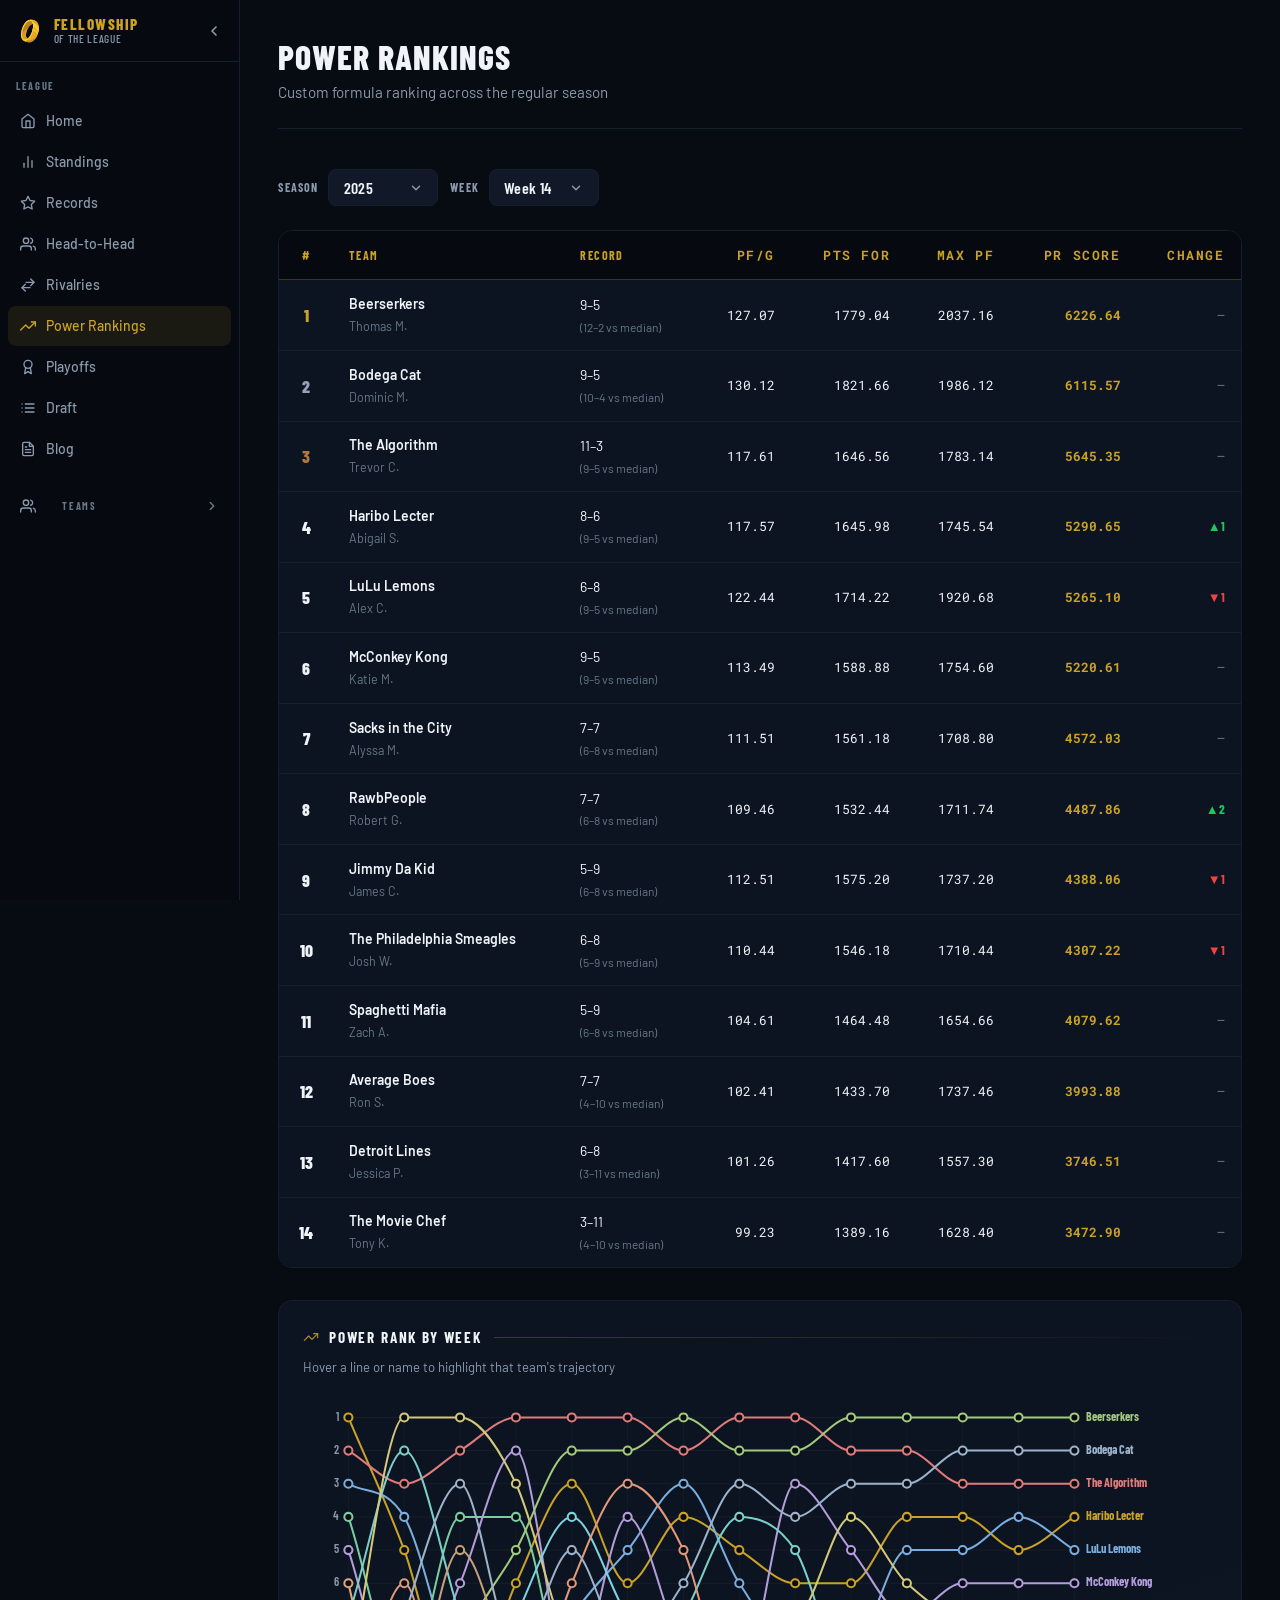
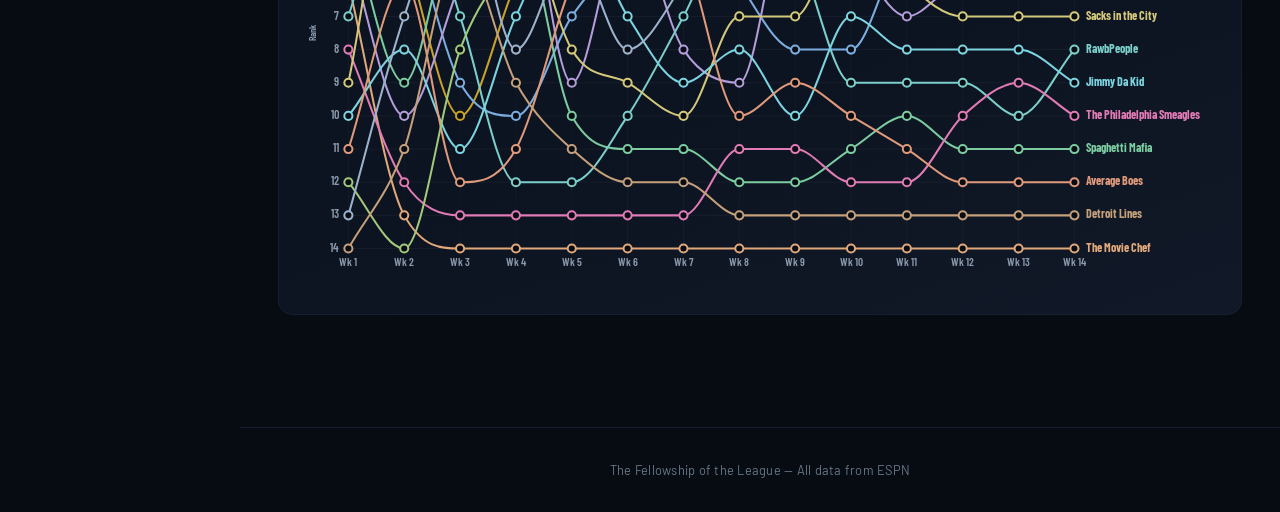
<file: power-rankings.html>
<!DOCTYPE html>
<html lang="en">
<head>
  <meta charset="UTF-8" />
  <meta name="viewport" content="width=device-width, initial-scale=1.0" />
  <title>Power Rankings — The Fellowship of the League</title>
  <link rel="stylesheet" href="css/style.css?v=89" />
</head>
<body>
  <a href="#main-content" class="skip-link">Skip to main content</a>

  <div class="mobile-topbar" id="mobileTopbar">
    <a href="index.html" class="mobile-topbar-brand">
      <img src="The Fellowship 2 (Ring).svg" class="sidebar-logo-img" alt="" />
      <div class="sidebar-brand-text">
        <span class="sidebar-brand-name">FELLOWSHIP</span>
        <span class="sidebar-brand-sub">of the League</span>
      </div>
    </a>
    <button class="mobile-topbar-btn" id="mobileMenuBtn" aria-label="Open navigation">
      <svg width="20" height="20" viewBox="0 0 24 24" fill="none" stroke="currentColor" stroke-width="2" stroke-linecap="round" stroke-linejoin="round" aria-hidden="true"><line x1="3" y1="12" x2="21" y2="12"/><line x1="3" y1="6" x2="21" y2="6"/><line x1="3" y1="18" x2="21" y2="18"/></svg>
    </button>
  </div>

  <aside class="sidebar" id="sidebar">
    <div class="sidebar-inner">

      <div class="sidebar-header">
        <a href="index.html" class="sidebar-brand">
          <img src="The Fellowship 2 (Ring).svg" class="sidebar-logo-img" alt="" />
          <div class="sidebar-brand-text">
            <span class="sidebar-brand-name">FELLOWSHIP</span>
            <span class="sidebar-brand-sub">of the League</span>
          </div>
        </a>
        <button class="sidebar-collapse-btn" id="sidebarCollapse" aria-label="Collapse sidebar">
          <svg width="16" height="16" viewBox="0 0 24 24" fill="none" stroke="currentColor" stroke-width="2.5" stroke-linecap="round" stroke-linejoin="round" aria-hidden="true"><polyline points="15 18 9 12 15 6"/></svg>
        </button>
      </div>

      <div class="sidebar-scroll">
        <p class="sidebar-section-label">League</p>
        <nav class="sidebar-nav">
          <a href="index.html" class="sidebar-item" data-page="index">
            <svg class="sidebar-icon" width="16" height="16" viewBox="0 0 24 24" fill="none" stroke="currentColor" stroke-width="2" stroke-linecap="round" stroke-linejoin="round" aria-hidden="true"><path d="M3 9l9-7 9 7v11a2 2 0 0 1-2 2H5a2 2 0 0 1-2-2z"/><polyline points="9 22 9 12 15 12 15 22"/></svg>
            <span>Home</span>
          </a>
          <a href="standings.html" class="sidebar-item" data-page="standings">
            <svg class="sidebar-icon" width="16" height="16" viewBox="0 0 24 24" fill="none" stroke="currentColor" stroke-width="2" stroke-linecap="round" stroke-linejoin="round" aria-hidden="true"><line x1="18" y1="20" x2="18" y2="10"/><line x1="12" y1="20" x2="12" y2="4"/><line x1="6" y1="20" x2="6" y2="14"/></svg>
            <span>Standings</span>
          </a>
          <a href="records.html" class="sidebar-item" data-page="records">
            <svg class="sidebar-icon" width="16" height="16" viewBox="0 0 24 24" fill="none" stroke="currentColor" stroke-width="2" stroke-linecap="round" stroke-linejoin="round" aria-hidden="true"><polygon points="12 2 15.09 8.26 22 9.27 17 14.14 18.18 21.02 12 17.77 5.82 21.02 7 14.14 2 9.27 8.91 8.26 12 2"/></svg>
            <span>Records</span>
          </a>
          <a href="h2h.html" class="sidebar-item" data-page="h2h">
            <svg class="sidebar-icon" width="16" height="16" viewBox="0 0 24 24" fill="none" stroke="currentColor" stroke-width="2" stroke-linecap="round" stroke-linejoin="round" aria-hidden="true"><path d="M17 21v-2a4 4 0 0 0-4-4H5a4 4 0 0 0-4 4v2"/><circle cx="9" cy="7" r="4"/><path d="M23 21v-2a4 4 0 0 0-3-3.87"/><path d="M16 3.13a4 4 0 0 1 0 7.75"/></svg>
            <span>Head-to-Head</span>
          </a>
          <a href="rivalries.html" class="sidebar-item" data-page="rivalries">
            <svg class="sidebar-icon" width="16" height="16" viewBox="0 0 24 24" fill="none" stroke="currentColor" stroke-width="2" stroke-linecap="round" stroke-linejoin="round" aria-hidden="true"><path d="M16 3l5 5-5 5"/><path d="M21 8H9"/><path d="M8 21l-5-5 5-5"/><path d="M3 16h12"/></svg>
            <span>Rivalries</span>
          </a>
          <a href="power-rankings.html" class="sidebar-item" data-page="power-rankings">
            <svg class="sidebar-icon" width="16" height="16" viewBox="0 0 24 24" fill="none" stroke="currentColor" stroke-width="2" stroke-linecap="round" stroke-linejoin="round" aria-hidden="true"><polyline points="23 6 13.5 15.5 8.5 10.5 1 18"/><polyline points="17 6 23 6 23 12"/></svg>
            <span>Power Rankings</span>
          </a>
          <a href="playoffs.html" class="sidebar-item" data-page="playoffs">
            <svg class="sidebar-icon" width="16" height="16" viewBox="0 0 24 24" fill="none" stroke="currentColor" stroke-width="2" stroke-linecap="round" stroke-linejoin="round" aria-hidden="true"><circle cx="12" cy="8" r="6"/><path d="M15.477 12.89L17 22l-5-3-5 3 1.523-9.11"/></svg>
            <span>Playoffs</span>
          </a>
          <a href="draft.html" class="sidebar-item" data-page="draft">
            <svg class="sidebar-icon" width="16" height="16" viewBox="0 0 24 24" fill="none" stroke="currentColor" stroke-width="2" stroke-linecap="round" stroke-linejoin="round" aria-hidden="true"><line x1="8" y1="6" x2="21" y2="6"/><line x1="8" y1="12" x2="21" y2="12"/><line x1="8" y1="18" x2="21" y2="18"/><line x1="3" y1="6" x2="3.01" y2="6"/><line x1="3" y1="12" x2="3.01" y2="12"/><line x1="3" y1="18" x2="3.01" y2="18"/></svg>
            <span>Draft</span>
          </a>
          <a href="blog.html" class="sidebar-item" data-page="blog">
            <svg class="sidebar-icon" width="16" height="16" viewBox="0 0 24 24" fill="none" stroke="currentColor" stroke-width="2" stroke-linecap="round" stroke-linejoin="round" aria-hidden="true"><path d="M14 2H6a2 2 0 0 0-2 2v16a2 2 0 0 0 2 2h12a2 2 0 0 0 2-2V8z"/><polyline points="14 2 14 8 20 8"/><line x1="16" y1="13" x2="8" y2="13"/><line x1="16" y1="17" x2="8" y2="17"/><polyline points="10 9 9 9 8 9"/></svg>
            <span>Blog</span>
          </a>
        </nav>

                <button class="sidebar-teams-toggle" id="teamsToggle" aria-expanded="false">
          <span class="sidebar-teams-label">
            <svg class="sidebar-icon" width="16" height="16" viewBox="0 0 24 24" fill="none" stroke="currentColor" stroke-width="2" stroke-linecap="round" stroke-linejoin="round" aria-hidden="true"><path d="M17 21v-2a4 4 0 0 0-4-4H5a4 4 0 0 0-4 4v2"/><circle cx="9" cy="7" r="4"/><path d="M23 21v-2a4 4 0 0 0-3-3.87"/><path d="M16 3.13a4 4 0 0 1 0 7.75"/></svg>
            <span class="sidebar-section-label" style="margin:0">Teams</span>
          </span>
          <svg class="teams-chevron" width="14" height="14" viewBox="0 0 24 24" fill="none" stroke="currentColor" stroke-width="2.5" stroke-linecap="round" stroke-linejoin="round" aria-hidden="true"><polyline points="6 9 12 15 18 9"/></svg>
        </button>

        <div class="sidebar-teams-list teams-closed" id="teamsList">
          <a title="Haribo Lecter" href="team.html?owner=Abigail%20S." class="sidebar-item sidebar-team-item">
            <img class="sidebar-team-logo" src="images/logos/abigail-shewalter.jpg" alt="" loading="lazy"/>
            <span>Haribo Lecter</span>
          </a>
          <a title="LuLu Lemons" href="team.html?owner=Alex%20C." class="sidebar-item sidebar-team-item">
            <img class="sidebar-team-logo" src="images/logos/alex-carrocce.jpg" alt="" loading="lazy"/>
            <span>LuLu Lemons</span>
          </a>
          <a title="Sacks in the City" href="team.html?owner=Alyssa%20M." class="sidebar-item sidebar-team-item">
            <img class="sidebar-team-logo" src="images/logos/alyssa-mirto.jpg" alt="" loading="lazy"/>
            <span>Sacks in the City</span>
          </a>
          <a title="Bodega Cat" href="team.html?owner=Dominic%20M." class="sidebar-item sidebar-team-item">
            <img class="sidebar-team-logo" src="images/logos/dominic-mirto.svg" alt="" loading="lazy"/>
            <span>Bodega Cat</span>
          </a>
          <a title="Jimmy Da Kid" href="team.html?owner=James%20C." class="sidebar-item sidebar-team-item">
            <img class="sidebar-team-logo" src="images/logos/james-cancel.svg" alt="" loading="lazy"/>
            <span>Jimmy Da Kid</span>
          </a>
          <a title="Detroit Lines" href="team.html?owner=Jessica%20P." class="sidebar-item sidebar-team-item">
            <img class="sidebar-team-logo" src="images/logos/jessica-pastva.svg" alt="" loading="lazy"/>
            <span>Detroit Lines</span>
          </a>
          <a title="The Philadelphia Smeagles" href="team.html?owner=Josh%20W." class="sidebar-item sidebar-team-item">
            <img class="sidebar-team-logo" src="images/logos/josh-wakeford.jpg" alt="" loading="lazy"/>
            <span>The Philadelphia Smeagles</span>
          </a>
          <a title="McConkey Kong" href="team.html?owner=Katie%20M." class="sidebar-item sidebar-team-item">
            <img class="sidebar-team-logo" src="images/logos/katie-mccarthy.jpg" alt="" loading="lazy"/>
            <span>McConkey Kong</span>
          </a>
          <a title="RawbPeople" href="team.html?owner=Robert%20G." class="sidebar-item sidebar-team-item">
            <img class="sidebar-team-logo" src="images/logos/robert-gross.jpg" alt="" loading="lazy"/>
            <span>RawbPeople</span>
          </a>
          <a title="Average Boes" href="team.html?owner=Ron%20S." class="sidebar-item sidebar-team-item">
            <img class="sidebar-team-logo" src="images/logos/ron-sullivan.svg" alt="" loading="lazy"/>
            <span>Average Boes</span>
          </a>
          <a title="Beerserkers" href="team.html?owner=Thomas%20M." class="sidebar-item sidebar-team-item">
            <img class="sidebar-team-logo" src="images/logos/thomas-mcgrath.svg" alt="" loading="lazy"/>
            <span>Beerserkers</span>
          </a>
          <a title="The Movie Chef" href="team.html?owner=Tony%20K." class="sidebar-item sidebar-team-item">
            <img class="sidebar-team-logo" src="images/logos/tony-kopatich.svg" alt="" loading="lazy"/>
            <span>The Movie Chef</span>
          </a>
          <a title="The Algorithm" href="team.html?owner=Trevor%20C." class="sidebar-item sidebar-team-item">
            <img class="sidebar-team-logo" src="images/logos/trevor-crogan.jpg" alt="" loading="lazy"/>
            <span>The Algorithm</span>
          </a>
          <a title="Spaghetti Mafia" href="team.html?owner=Zach%20A." class="sidebar-item sidebar-team-item">
            <img class="sidebar-team-logo" src="images/logos/zach-abraham.jpg" alt="" loading="lazy"/>
            <span>Spaghetti Mafia</span>
          </a>
          <a title="Good Picks Good Picks" href="team.html?owner=Anthony%20E." class="sidebar-item sidebar-team-item sidebar-alumni">
            <img class="sidebar-team-logo" src="images/logos/anthony-esway.jpg" alt="" loading="lazy"/>
            <span>Good Picks Good Picks</span>
            <span class="sidebar-alumni-tag">Alumni</span>
          </a>
          <a title="Philadelphia Kegels" href="team.html?owner=Heather%20B." class="sidebar-item sidebar-team-item sidebar-alumni">
            <img class="sidebar-team-logo" src="images/logos/heather-baker.svg" alt="" loading="lazy"/>
            <span>Philadelphia Kegels</span>
            <span class="sidebar-alumni-tag">Alumni</span>
          </a>
          <a title="Joe Smith State Jackrabbits" href="team.html?owner=Joseph%20S." class="sidebar-item sidebar-team-item sidebar-alumni">
            <img class="sidebar-team-logo" src="images/logos/joseph-smith.svg" alt="" loading="lazy"/>
            <span>Joe Smith State Jackrabbits</span>
            <span class="sidebar-alumni-tag">Alumni</span>
          </a>
          <a title="NOLA Dr. Who Dat" href="team.html?owner=Kristen%20H." class="sidebar-item sidebar-team-item sidebar-alumni">
            <img class="sidebar-team-logo" src="images/logos/kristen-hencsei.svg" alt="" loading="lazy"/>
            <span>NOLA Dr. Who Dat</span>
            <span class="sidebar-alumni-tag">Alumni</span>
          </a>
          <a title="Damar Ham n' Cheese" href="team.html?owner=Ryan%20S." class="sidebar-item sidebar-team-item sidebar-alumni">
            <img class="sidebar-team-logo" src="images/logos/ryan-sullivan.jpg" alt="" loading="lazy"/>
            <span>Damar Ham n' Cheese</span>
            <span class="sidebar-alumni-tag">Alumni</span>
          </a>
          <a title="Talibanistan Liberators" href="team.html?owner=Steven%20C." class="sidebar-item sidebar-team-item sidebar-alumni">
            <img class="sidebar-team-logo" src="images/logos/steven-cruz.svg" alt="" loading="lazy"/>
            <span>Talibanistan Liberators</span>
            <span class="sidebar-alumni-tag">Alumni</span>
          </a>
        </div>
        </div>

    </div>
  </aside>
  <div class="sidebar-overlay" id="sidebarOverlay"></div>
  <button class="sidebar-open-btn" id="sidebarOpenBtn" aria-label="Open sidebar">
    <svg width="18" height="18" viewBox="0 0 24 24" fill="none" stroke="currentColor" stroke-width="2" stroke-linecap="round" stroke-linejoin="round" aria-hidden="true"><line x1="3" y1="12" x2="21" y2="12"/><line x1="3" y1="6" x2="21" y2="6"/><line x1="3" y1="18" x2="21" y2="18"/></svg>
  </button>

  <div class="content-wrap">
  <div class="page-wrapper" id="main-content">
    <div class="page-header">
      <h1>Power Rankings</h1>
      <p>Custom formula ranking across the regular season</p>
    </div>

    <div class="pr-pickers">
      <div class="pr-picker-group">
        <span class="pr-picker-label">Season</span>
        <div class="pr-picker" id="yearPicker">
          <button class="pr-picker-btn" id="yearPickerBtn" aria-haspopup="listbox" aria-expanded="false" aria-label="Select season">
            <span id="yearPickerVal">—</span>
            <svg class="pr-picker-chevron" width="14" height="14" viewBox="0 0 24 24" fill="none" stroke="currentColor" stroke-width="2.5" stroke-linecap="round" stroke-linejoin="round" aria-hidden="true"><polyline points="6 9 12 15 18 9"/></svg>
          </button>
          <div class="pr-picker-panel" id="yearPickerPanel" role="listbox" aria-label="Select season" hidden></div>
        </div>
      </div>
      <div class="pr-picker-group">
        <span class="pr-picker-label">Week</span>
        <div class="pr-picker" id="weekPicker">
          <button class="pr-picker-btn" id="weekPickerBtn" aria-haspopup="listbox" aria-expanded="false" aria-label="Select week">
            <span id="weekPickerVal">—</span>
            <svg class="pr-picker-chevron" width="14" height="14" viewBox="0 0 24 24" fill="none" stroke="currentColor" stroke-width="2.5" stroke-linecap="round" stroke-linejoin="round" aria-hidden="true"><polyline points="6 9 12 15 18 9"/></svg>
          </button>
          <div class="pr-picker-panel" id="weekPickerPanel" role="listbox" aria-label="Select week" hidden></div>
        </div>
      </div>
    </div>

    <div id="rankingsContent"></div>

    <div id="rankingsChart" class="section-block" style="margin-top:2rem;"></div>
  </div>

  <footer>
    <p>The Fellowship of the League &mdash; All data from ESPN</p>
  </footer>

</div><!-- /.content-wrap -->
  <script src="js/leagueData.js?v=15"></script>
  <script src="js/utils.js?v=27"></script>
  <script src="js/logoData.js?v=15"></script>
  <script src="js/icons.js?v=15"></script>
  <script src="js/design.js?v=1"></script>
  <script src="js/powerRankings.js?v=27"></script>
  <script src="js/nav.js?v=26"></script>
</body>
</html>
</file>
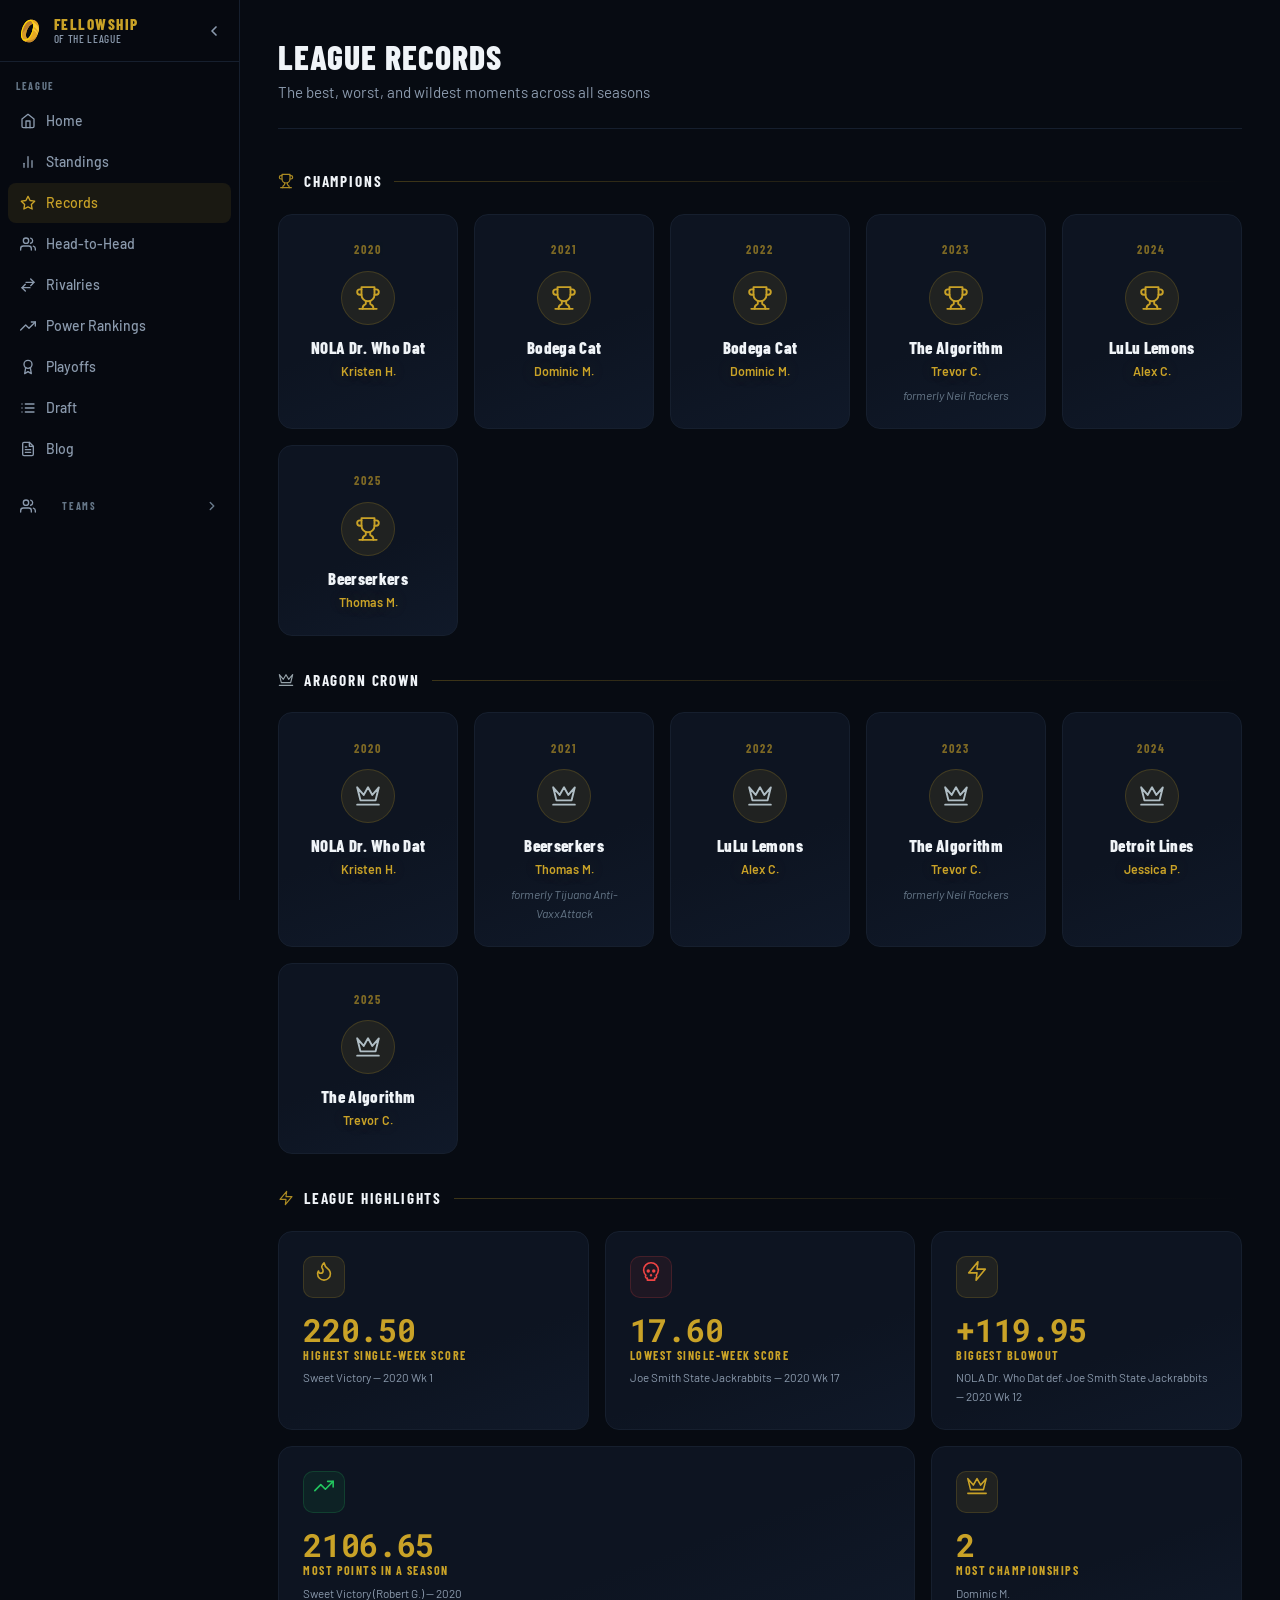
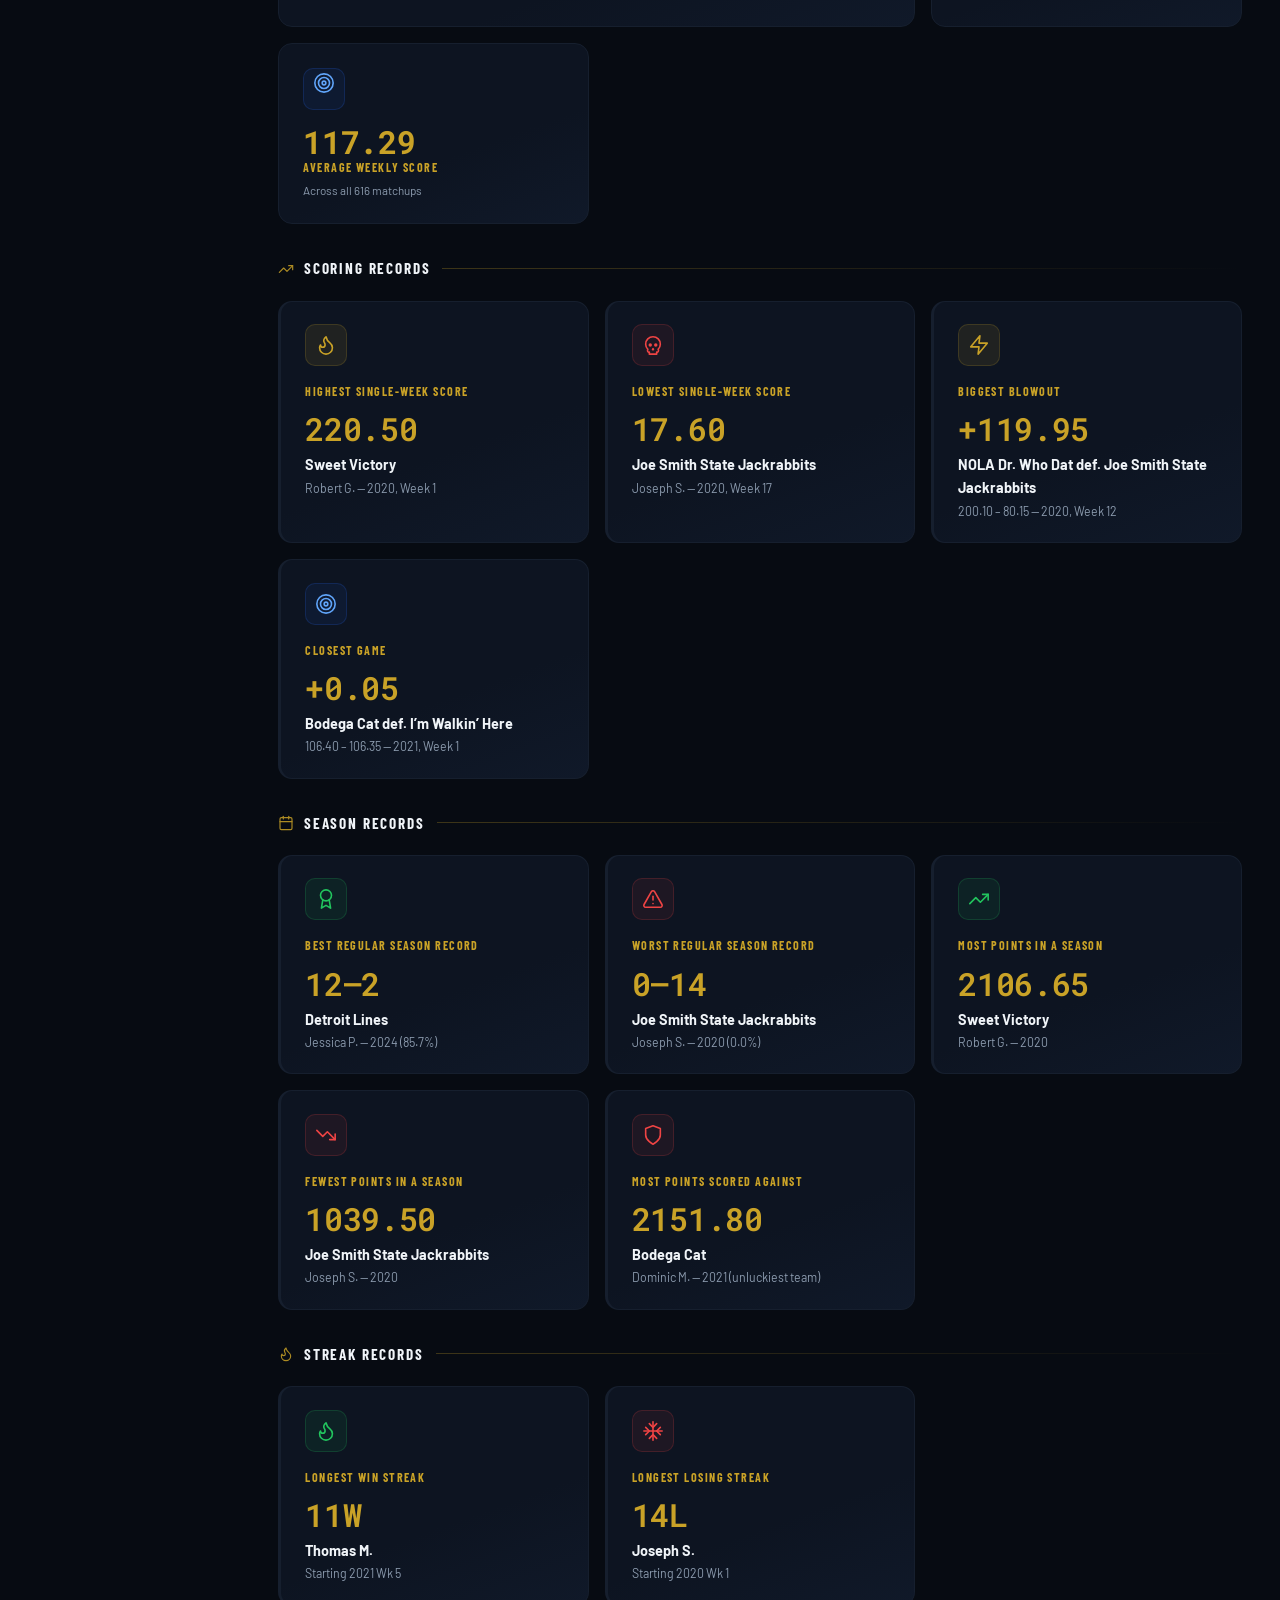
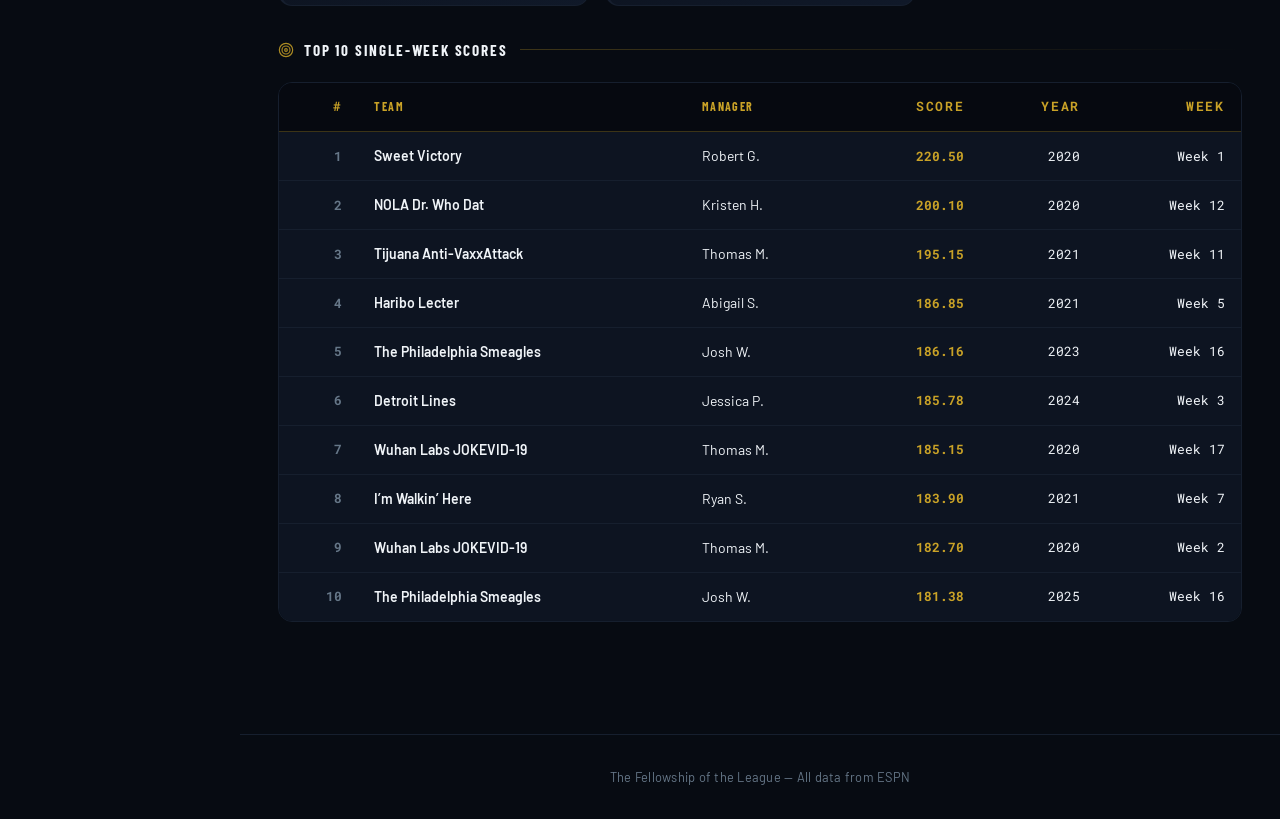
<file: records.html>
<!DOCTYPE html>
<html lang="en">
<head>
  <meta charset="UTF-8" />
  <meta name="viewport" content="width=device-width, initial-scale=1.0" />
  <title>Records — The Fellowship of the League</title>
  <link rel="stylesheet" href="css/style.css?v=89" />
</head>
<body>
  <a href="#main-content" class="skip-link">Skip to main content</a>

  <div class="mobile-topbar" id="mobileTopbar">
    <a href="index.html" class="mobile-topbar-brand">
      <img src="The Fellowship 2 (Ring).svg" class="sidebar-logo-img" alt="" />
      <div class="sidebar-brand-text">
        <span class="sidebar-brand-name">FELLOWSHIP</span>
        <span class="sidebar-brand-sub">of the League</span>
      </div>
    </a>
    <button class="mobile-topbar-btn" id="mobileMenuBtn" aria-label="Open navigation">
      <svg width="20" height="20" viewBox="0 0 24 24" fill="none" stroke="currentColor" stroke-width="2" stroke-linecap="round" stroke-linejoin="round" aria-hidden="true"><line x1="3" y1="12" x2="21" y2="12"/><line x1="3" y1="6" x2="21" y2="6"/><line x1="3" y1="18" x2="21" y2="18"/></svg>
    </button>
  </div>

  <aside class="sidebar" id="sidebar">
    <div class="sidebar-inner">

      <div class="sidebar-header">
        <a href="index.html" class="sidebar-brand">
          <img src="The Fellowship 2 (Ring).svg" class="sidebar-logo-img" alt="" />
          <div class="sidebar-brand-text">
            <span class="sidebar-brand-name">FELLOWSHIP</span>
            <span class="sidebar-brand-sub">of the League</span>
          </div>
        </a>
        <button class="sidebar-collapse-btn" id="sidebarCollapse" aria-label="Collapse sidebar">
          <svg width="16" height="16" viewBox="0 0 24 24" fill="none" stroke="currentColor" stroke-width="2.5" stroke-linecap="round" stroke-linejoin="round" aria-hidden="true"><polyline points="15 18 9 12 15 6"/></svg>
        </button>
      </div>

      <div class="sidebar-scroll">
        <p class="sidebar-section-label">League</p>
        <nav class="sidebar-nav">
          <a href="index.html" class="sidebar-item" data-page="index">
            <svg class="sidebar-icon" width="16" height="16" viewBox="0 0 24 24" fill="none" stroke="currentColor" stroke-width="2" stroke-linecap="round" stroke-linejoin="round" aria-hidden="true"><path d="M3 9l9-7 9 7v11a2 2 0 0 1-2 2H5a2 2 0 0 1-2-2z"/><polyline points="9 22 9 12 15 12 15 22"/></svg>
            <span>Home</span>
          </a>
          <a href="standings.html" class="sidebar-item" data-page="standings">
            <svg class="sidebar-icon" width="16" height="16" viewBox="0 0 24 24" fill="none" stroke="currentColor" stroke-width="2" stroke-linecap="round" stroke-linejoin="round" aria-hidden="true"><line x1="18" y1="20" x2="18" y2="10"/><line x1="12" y1="20" x2="12" y2="4"/><line x1="6" y1="20" x2="6" y2="14"/></svg>
            <span>Standings</span>
          </a>
          <a href="records.html" class="sidebar-item" data-page="records">
            <svg class="sidebar-icon" width="16" height="16" viewBox="0 0 24 24" fill="none" stroke="currentColor" stroke-width="2" stroke-linecap="round" stroke-linejoin="round" aria-hidden="true"><polygon points="12 2 15.09 8.26 22 9.27 17 14.14 18.18 21.02 12 17.77 5.82 21.02 7 14.14 2 9.27 8.91 8.26 12 2"/></svg>
            <span>Records</span>
          </a>
          <a href="h2h.html" class="sidebar-item" data-page="h2h">
            <svg class="sidebar-icon" width="16" height="16" viewBox="0 0 24 24" fill="none" stroke="currentColor" stroke-width="2" stroke-linecap="round" stroke-linejoin="round" aria-hidden="true"><path d="M17 21v-2a4 4 0 0 0-4-4H5a4 4 0 0 0-4 4v2"/><circle cx="9" cy="7" r="4"/><path d="M23 21v-2a4 4 0 0 0-3-3.87"/><path d="M16 3.13a4 4 0 0 1 0 7.75"/></svg>
            <span>Head-to-Head</span>
          </a>
          <a href="rivalries.html" class="sidebar-item" data-page="rivalries">
            <svg class="sidebar-icon" width="16" height="16" viewBox="0 0 24 24" fill="none" stroke="currentColor" stroke-width="2" stroke-linecap="round" stroke-linejoin="round" aria-hidden="true"><path d="M16 3l5 5-5 5"/><path d="M21 8H9"/><path d="M8 21l-5-5 5-5"/><path d="M3 16h12"/></svg>
            <span>Rivalries</span>
          </a>
          <a href="power-rankings.html" class="sidebar-item" data-page="power-rankings">
            <svg class="sidebar-icon" width="16" height="16" viewBox="0 0 24 24" fill="none" stroke="currentColor" stroke-width="2" stroke-linecap="round" stroke-linejoin="round" aria-hidden="true"><polyline points="23 6 13.5 15.5 8.5 10.5 1 18"/><polyline points="17 6 23 6 23 12"/></svg>
            <span>Power Rankings</span>
          </a>
          <a href="playoffs.html" class="sidebar-item" data-page="playoffs">
            <svg class="sidebar-icon" width="16" height="16" viewBox="0 0 24 24" fill="none" stroke="currentColor" stroke-width="2" stroke-linecap="round" stroke-linejoin="round" aria-hidden="true"><circle cx="12" cy="8" r="6"/><path d="M15.477 12.89L17 22l-5-3-5 3 1.523-9.11"/></svg>
            <span>Playoffs</span>
          </a>
          <a href="draft.html" class="sidebar-item" data-page="draft">
            <svg class="sidebar-icon" width="16" height="16" viewBox="0 0 24 24" fill="none" stroke="currentColor" stroke-width="2" stroke-linecap="round" stroke-linejoin="round" aria-hidden="true"><line x1="8" y1="6" x2="21" y2="6"/><line x1="8" y1="12" x2="21" y2="12"/><line x1="8" y1="18" x2="21" y2="18"/><line x1="3" y1="6" x2="3.01" y2="6"/><line x1="3" y1="12" x2="3.01" y2="12"/><line x1="3" y1="18" x2="3.01" y2="18"/></svg>
            <span>Draft</span>
          </a>
          <a href="blog.html" class="sidebar-item" data-page="blog">
            <svg class="sidebar-icon" width="16" height="16" viewBox="0 0 24 24" fill="none" stroke="currentColor" stroke-width="2" stroke-linecap="round" stroke-linejoin="round" aria-hidden="true"><path d="M14 2H6a2 2 0 0 0-2 2v16a2 2 0 0 0 2 2h12a2 2 0 0 0 2-2V8z"/><polyline points="14 2 14 8 20 8"/><line x1="16" y1="13" x2="8" y2="13"/><line x1="16" y1="17" x2="8" y2="17"/><polyline points="10 9 9 9 8 9"/></svg>
            <span>Blog</span>
          </a>
        </nav>

                <button class="sidebar-teams-toggle" id="teamsToggle" aria-expanded="false">
          <span class="sidebar-teams-label">
            <svg class="sidebar-icon" width="16" height="16" viewBox="0 0 24 24" fill="none" stroke="currentColor" stroke-width="2" stroke-linecap="round" stroke-linejoin="round" aria-hidden="true"><path d="M17 21v-2a4 4 0 0 0-4-4H5a4 4 0 0 0-4 4v2"/><circle cx="9" cy="7" r="4"/><path d="M23 21v-2a4 4 0 0 0-3-3.87"/><path d="M16 3.13a4 4 0 0 1 0 7.75"/></svg>
            <span class="sidebar-section-label" style="margin:0">Teams</span>
          </span>
          <svg class="teams-chevron" width="14" height="14" viewBox="0 0 24 24" fill="none" stroke="currentColor" stroke-width="2.5" stroke-linecap="round" stroke-linejoin="round" aria-hidden="true"><polyline points="6 9 12 15 18 9"/></svg>
        </button>

        <div class="sidebar-teams-list teams-closed" id="teamsList">
          <a title="Haribo Lecter" href="team.html?owner=Abigail%20S." class="sidebar-item sidebar-team-item">
            <img class="sidebar-team-logo" src="images/logos/abigail-shewalter.jpg" alt="" loading="lazy"/>
            <span>Haribo Lecter</span>
          </a>
          <a title="LuLu Lemons" href="team.html?owner=Alex%20C." class="sidebar-item sidebar-team-item">
            <img class="sidebar-team-logo" src="images/logos/alex-carrocce.jpg" alt="" loading="lazy"/>
            <span>LuLu Lemons</span>
          </a>
          <a title="Sacks in the City" href="team.html?owner=Alyssa%20M." class="sidebar-item sidebar-team-item">
            <img class="sidebar-team-logo" src="images/logos/alyssa-mirto.jpg" alt="" loading="lazy"/>
            <span>Sacks in the City</span>
          </a>
          <a title="Bodega Cat" href="team.html?owner=Dominic%20M." class="sidebar-item sidebar-team-item">
            <img class="sidebar-team-logo" src="images/logos/dominic-mirto.svg" alt="" loading="lazy"/>
            <span>Bodega Cat</span>
          </a>
          <a title="Jimmy Da Kid" href="team.html?owner=James%20C." class="sidebar-item sidebar-team-item">
            <img class="sidebar-team-logo" src="images/logos/james-cancel.svg" alt="" loading="lazy"/>
            <span>Jimmy Da Kid</span>
          </a>
          <a title="Detroit Lines" href="team.html?owner=Jessica%20P." class="sidebar-item sidebar-team-item">
            <img class="sidebar-team-logo" src="images/logos/jessica-pastva.svg" alt="" loading="lazy"/>
            <span>Detroit Lines</span>
          </a>
          <a title="The Philadelphia Smeagles" href="team.html?owner=Josh%20W." class="sidebar-item sidebar-team-item">
            <img class="sidebar-team-logo" src="images/logos/josh-wakeford.jpg" alt="" loading="lazy"/>
            <span>The Philadelphia Smeagles</span>
          </a>
          <a title="McConkey Kong" href="team.html?owner=Katie%20M." class="sidebar-item sidebar-team-item">
            <img class="sidebar-team-logo" src="images/logos/katie-mccarthy.jpg" alt="" loading="lazy"/>
            <span>McConkey Kong</span>
          </a>
          <a title="RawbPeople" href="team.html?owner=Robert%20G." class="sidebar-item sidebar-team-item">
            <img class="sidebar-team-logo" src="images/logos/robert-gross.jpg" alt="" loading="lazy"/>
            <span>RawbPeople</span>
          </a>
          <a title="Average Boes" href="team.html?owner=Ron%20S." class="sidebar-item sidebar-team-item">
            <img class="sidebar-team-logo" src="images/logos/ron-sullivan.svg" alt="" loading="lazy"/>
            <span>Average Boes</span>
          </a>
          <a title="Beerserkers" href="team.html?owner=Thomas%20M." class="sidebar-item sidebar-team-item">
            <img class="sidebar-team-logo" src="images/logos/thomas-mcgrath.svg" alt="" loading="lazy"/>
            <span>Beerserkers</span>
          </a>
          <a title="The Movie Chef" href="team.html?owner=Tony%20K." class="sidebar-item sidebar-team-item">
            <img class="sidebar-team-logo" src="images/logos/tony-kopatich.svg" alt="" loading="lazy"/>
            <span>The Movie Chef</span>
          </a>
          <a title="The Algorithm" href="team.html?owner=Trevor%20C." class="sidebar-item sidebar-team-item">
            <img class="sidebar-team-logo" src="images/logos/trevor-crogan.jpg" alt="" loading="lazy"/>
            <span>The Algorithm</span>
          </a>
          <a title="Spaghetti Mafia" href="team.html?owner=Zach%20A." class="sidebar-item sidebar-team-item">
            <img class="sidebar-team-logo" src="images/logos/zach-abraham.jpg" alt="" loading="lazy"/>
            <span>Spaghetti Mafia</span>
          </a>
          <a title="Good Picks Good Picks" href="team.html?owner=Anthony%20E." class="sidebar-item sidebar-team-item sidebar-alumni">
            <img class="sidebar-team-logo" src="images/logos/anthony-esway.jpg" alt="" loading="lazy"/>
            <span>Good Picks Good Picks</span>
            <span class="sidebar-alumni-tag">Alumni</span>
          </a>
          <a title="Philadelphia Kegels" href="team.html?owner=Heather%20B." class="sidebar-item sidebar-team-item sidebar-alumni">
            <img class="sidebar-team-logo" src="images/logos/heather-baker.svg" alt="" loading="lazy"/>
            <span>Philadelphia Kegels</span>
            <span class="sidebar-alumni-tag">Alumni</span>
          </a>
          <a title="Joe Smith State Jackrabbits" href="team.html?owner=Joseph%20S." class="sidebar-item sidebar-team-item sidebar-alumni">
            <img class="sidebar-team-logo" src="images/logos/joseph-smith.svg" alt="" loading="lazy"/>
            <span>Joe Smith State Jackrabbits</span>
            <span class="sidebar-alumni-tag">Alumni</span>
          </a>
          <a title="NOLA Dr. Who Dat" href="team.html?owner=Kristen%20H." class="sidebar-item sidebar-team-item sidebar-alumni">
            <img class="sidebar-team-logo" src="images/logos/kristen-hencsei.svg" alt="" loading="lazy"/>
            <span>NOLA Dr. Who Dat</span>
            <span class="sidebar-alumni-tag">Alumni</span>
          </a>
          <a title="Damar Ham n' Cheese" href="team.html?owner=Ryan%20S." class="sidebar-item sidebar-team-item sidebar-alumni">
            <img class="sidebar-team-logo" src="images/logos/ryan-sullivan.jpg" alt="" loading="lazy"/>
            <span>Damar Ham n' Cheese</span>
            <span class="sidebar-alumni-tag">Alumni</span>
          </a>
          <a title="Talibanistan Liberators" href="team.html?owner=Steven%20C." class="sidebar-item sidebar-team-item sidebar-alumni">
            <img class="sidebar-team-logo" src="images/logos/steven-cruz.svg" alt="" loading="lazy"/>
            <span>Talibanistan Liberators</span>
            <span class="sidebar-alumni-tag">Alumni</span>
          </a>
        </div>
        </div>

    </div>
  </aside>
  <div class="sidebar-overlay" id="sidebarOverlay"></div>
  <button class="sidebar-open-btn" id="sidebarOpenBtn" aria-label="Open sidebar">
    <svg width="18" height="18" viewBox="0 0 24 24" fill="none" stroke="currentColor" stroke-width="2" stroke-linecap="round" stroke-linejoin="round" aria-hidden="true"><line x1="3" y1="12" x2="21" y2="12"/><line x1="3" y1="6" x2="21" y2="6"/><line x1="3" y1="18" x2="21" y2="18"/></svg>
  </button>

  <div class="content-wrap">
  <div class="page-wrapper" id="main-content">
    <div class="page-header">
      <h1>League Records</h1>
      <p>The best, worst, and wildest moments across all seasons</p>
    </div>

    <!-- Champions Timeline -->
    <div class="section-block">
      <div class="section-title"><svg class="icon" width="16" height="16" viewBox="0 0 24 24" fill="none" stroke="currentColor" stroke-width="1.75" stroke-linecap="round" stroke-linejoin="round" aria-hidden="true"><path d="M6 9H4.5a2.5 2.5 0 0 1 0-5H6"/><path d="M18 9h1.5a2.5 2.5 0 0 0 0-5H18"/><path d="M4 22h16"/><path d="M10 14.66V17c0 .55-.47.98-.97 1.21C7.85 18.75 7 20.24 7 22"/><path d="M14 14.66V17c0 .55.47.98.97 1.21C16.15 18.75 17 20.24 17 22"/><path d="M18 2H6v7a6 6 0 0 0 12 0V2Z"/></svg> Champions</div>
      <div class="champions-grid" id="championsGrid">
        <div class="loading"><div class="spinner"></div></div>
      </div>
    </div>

    <!-- Aragorn Crown -->
    <div class="section-block">
      <div class="section-title"><svg class="icon" width="16" height="16" viewBox="0 0 24 24" fill="none" stroke="currentColor" stroke-width="1.75" stroke-linecap="round" stroke-linejoin="round" aria-hidden="true" style="color:#b0bec5"><path d="m2 4 3 12h14l3-12-6 7-4-7-4 7-6-7z"/><path d="M2 20h20"/></svg> Aragorn Crown</div>
      <div class="champions-grid" id="aragornCrownGrid">
        <div class="loading"><div class="spinner"></div></div>
      </div>
    </div>

    <!-- League Highlights -->
    <div class="section-block">
      <div class="section-title"><svg class="icon" width="16" height="16" viewBox="0 0 24 24" fill="none" stroke="currentColor" stroke-width="1.75" stroke-linecap="round" stroke-linejoin="round" aria-hidden="true"><polygon points="13 2 3 14 12 14 11 22 21 10 12 10 13 2"/></svg> League Highlights</div>
      <div class="fun-stats-grid" id="funStats">
        <div class="loading"><div class="spinner"></div></div>
      </div>
    </div>

    <!-- Scoring Records -->
    <div class="section-block">
      <div class="section-title"><svg class="icon" width="16" height="16" viewBox="0 0 24 24" fill="none" stroke="currentColor" stroke-width="1.75" stroke-linecap="round" stroke-linejoin="round" aria-hidden="true"><polyline points="22 7 13.5 15.5 8.5 10.5 2 17"/><polyline points="16 7 22 7 22 13"/></svg> Scoring Records</div>
      <div class="records-grid" id="scoringRecords">
        <div class="loading"><div class="spinner"></div></div>
      </div>
    </div>

    <!-- Season Records -->
    <div class="section-block">
      <div class="section-title"><svg class="icon" width="16" height="16" viewBox="0 0 24 24" fill="none" stroke="currentColor" stroke-width="1.75" stroke-linecap="round" stroke-linejoin="round" aria-hidden="true"><rect width="18" height="18" x="3" y="4" rx="2"/><line x1="16" x2="16" y1="2" y2="6"/><line x1="8" x2="8" y1="2" y2="6"/><line x1="3" x2="21" y1="10" y2="10"/></svg> Season Records</div>
      <div class="records-grid" id="seasonRecords">
        <div class="loading"><div class="spinner"></div></div>
      </div>
    </div>

    <!-- Streak Records -->
    <div class="section-block">
      <div class="section-title"><svg class="icon" width="16" height="16" viewBox="0 0 24 24" fill="none" stroke="currentColor" stroke-width="1.75" stroke-linecap="round" stroke-linejoin="round" aria-hidden="true"><path d="M8.5 14.5A2.5 2.5 0 0 0 11 12c0-1.38-.5-2-1-3-1.072-2.143-.224-4.054 2-6 .5 2.5 2 4.9 4 6.5 2 1.6 3 3.5 3 5.5a7 7 0 1 1-14 0c0-1.153.433-2.294 1-3a2.5 2.5 0 0 0 2.5 2.5z"/></svg> Streak Records</div>
      <div class="records-grid" id="streakRecords">
        <div class="loading"><div class="spinner"></div></div>
      </div>
    </div>

    <!-- Top 10 Scores -->
    <div class="section-block">
      <div class="section-title"><svg class="icon" width="16" height="16" viewBox="0 0 24 24" fill="none" stroke="currentColor" stroke-width="1.75" stroke-linecap="round" stroke-linejoin="round" aria-hidden="true"><circle cx="12" cy="12" r="10"/><circle cx="12" cy="12" r="6"/><circle cx="12" cy="12" r="2"/></svg> Top 10 Single-Week Scores</div>
      <div class="table-wrap" id="topScoresTable">
        <div class="loading"><div class="spinner"></div></div>
      </div>
    </div>

  </div>

  <footer>
    <p>The Fellowship of the League &mdash; All data from ESPN</p>
  </footer>

</div><!-- /.content-wrap -->
  <script src="js/leagueData.js?v=15"></script>
  <script src="js/utils.js?v=27"></script>
  <script src="js/logoData.js?v=15"></script>
  <script src="js/icons.js?v=17"></script>
  <script src="js/records.js?v=16"></script>
  <script src="js/nav.js?v=26"></script>
</body>
</html>
</file>
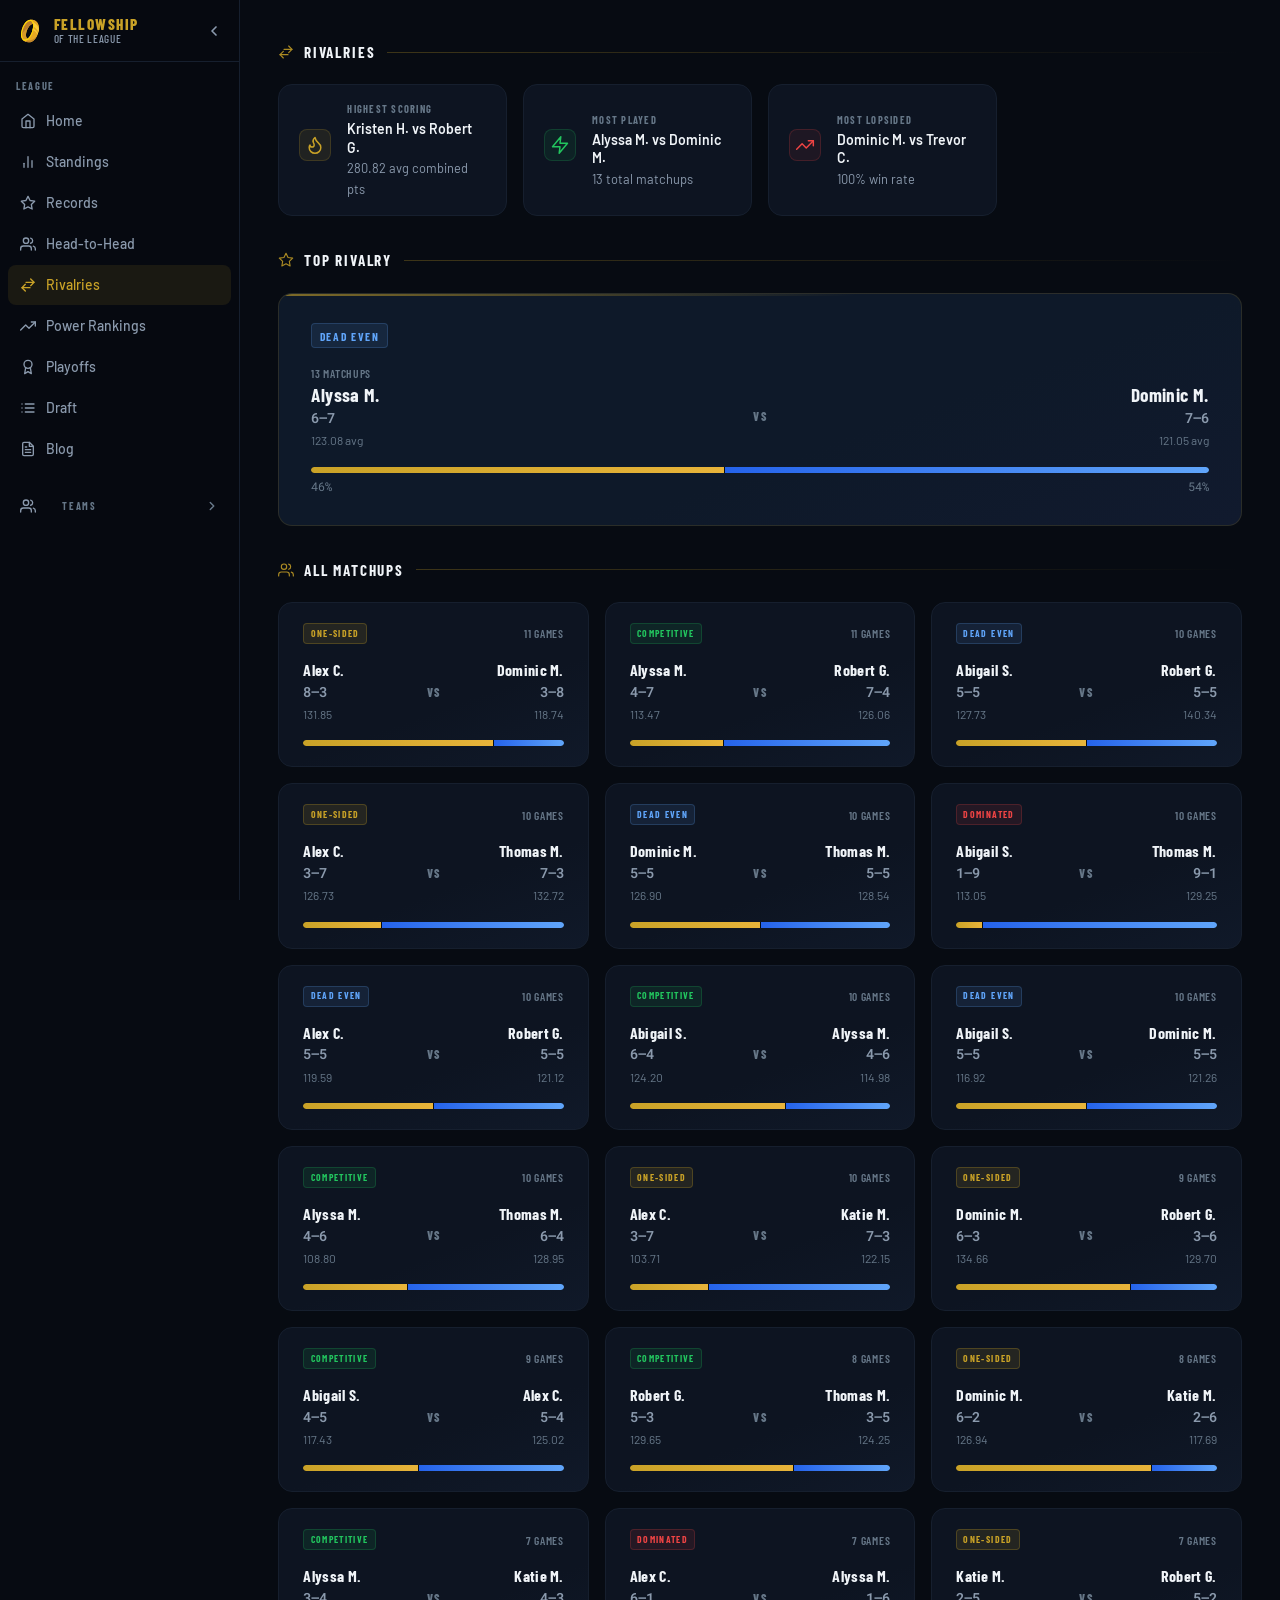
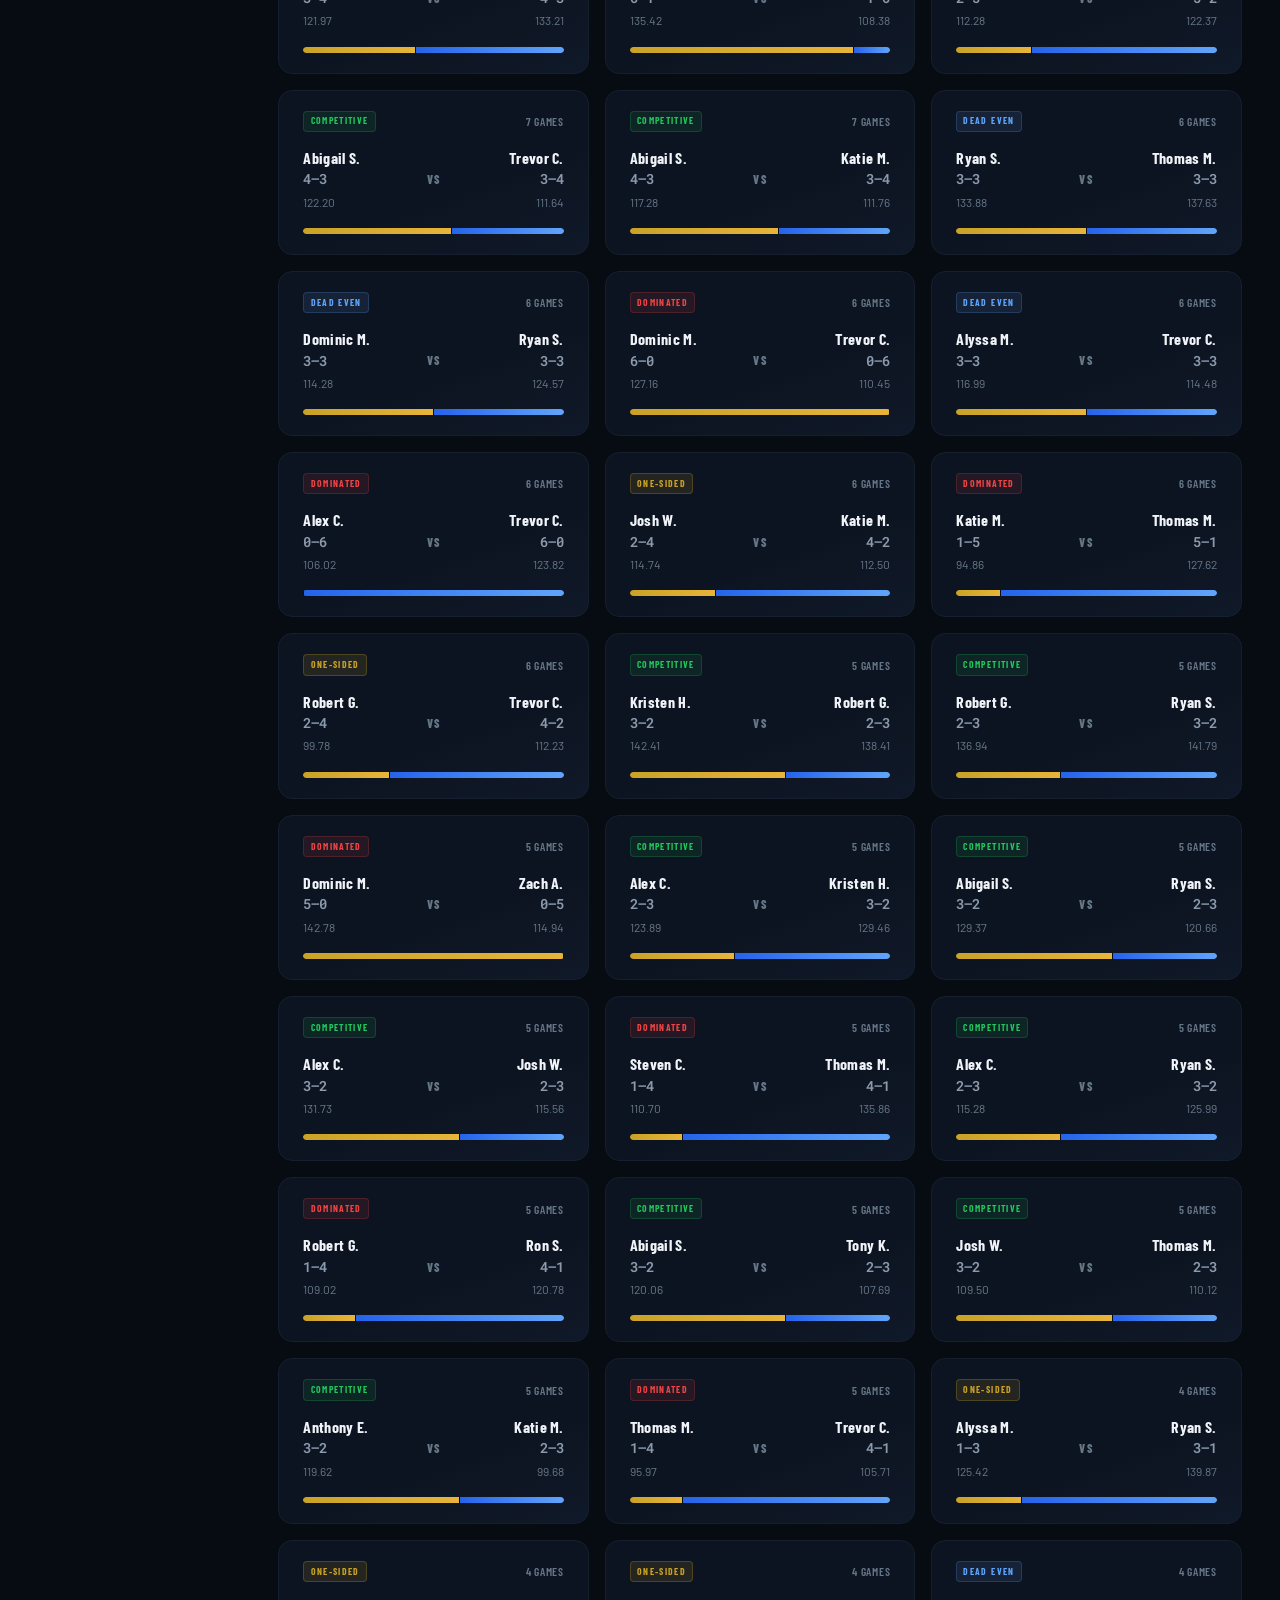
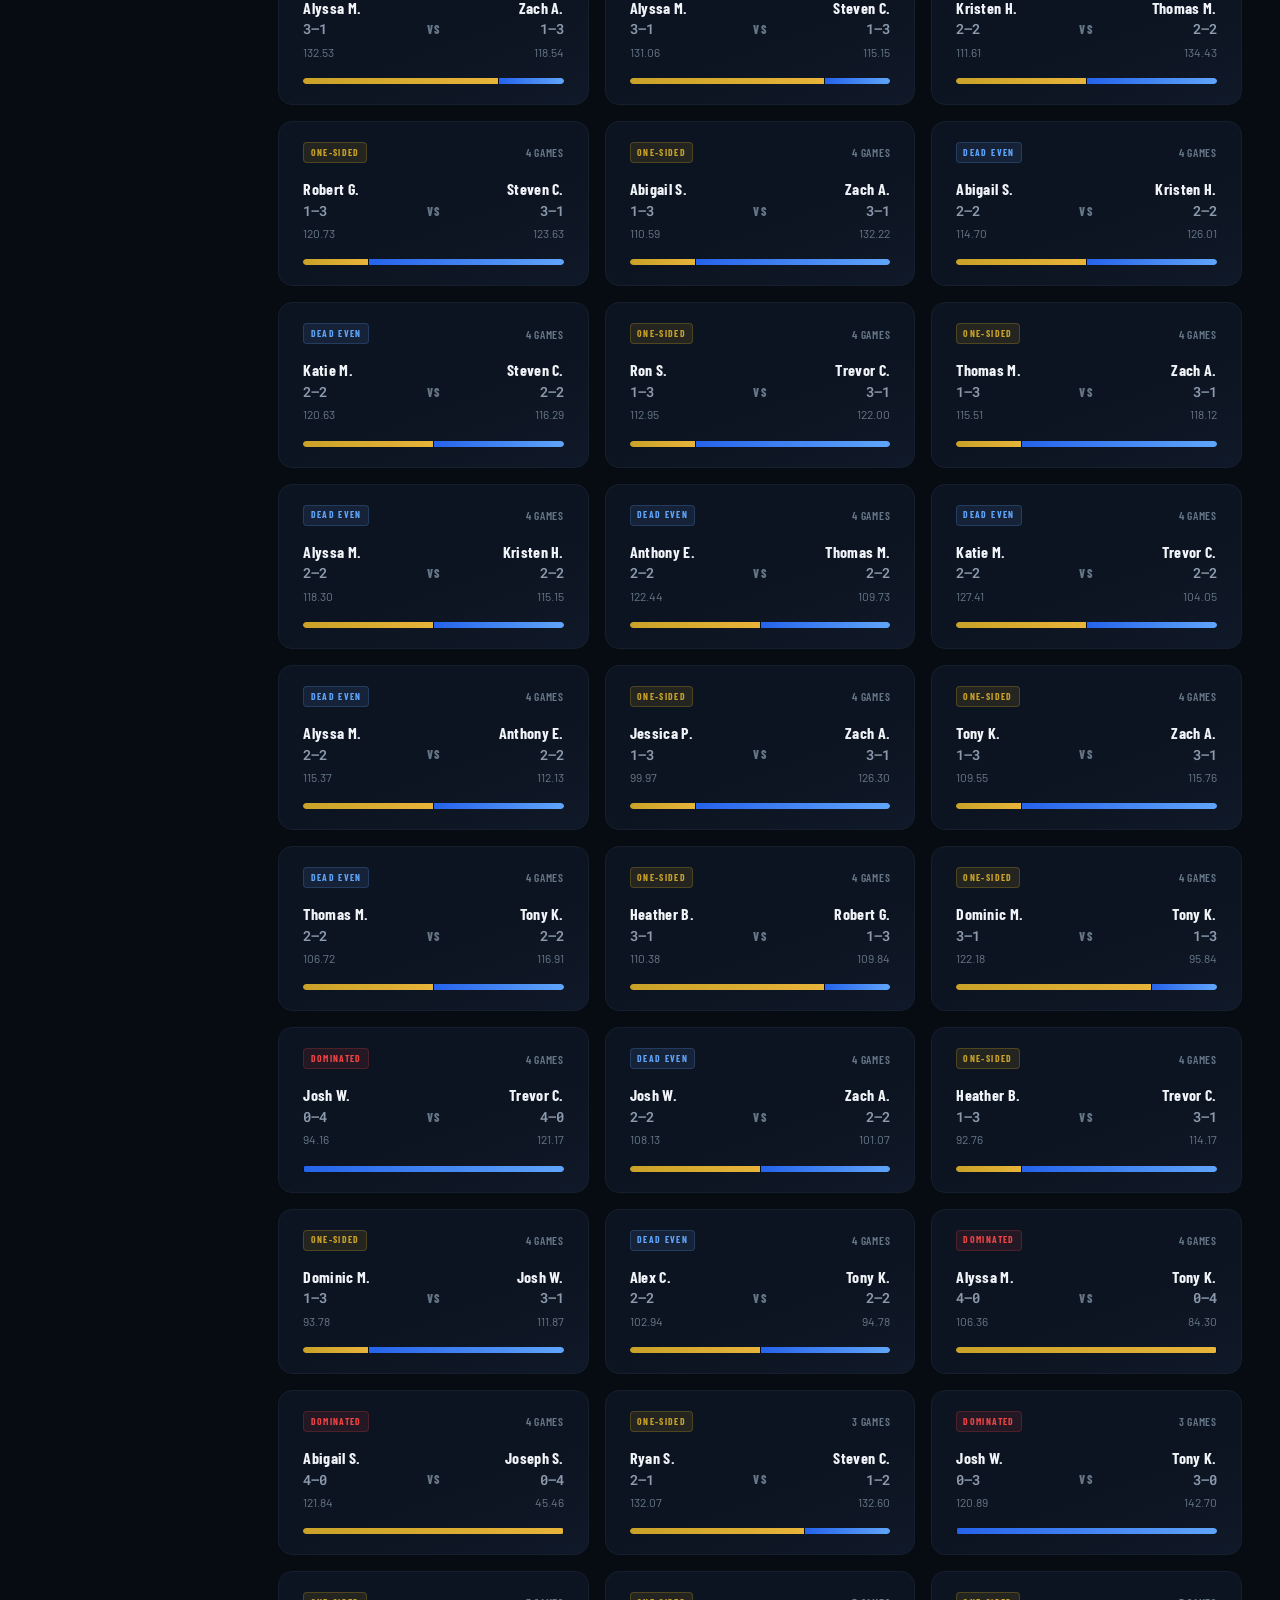
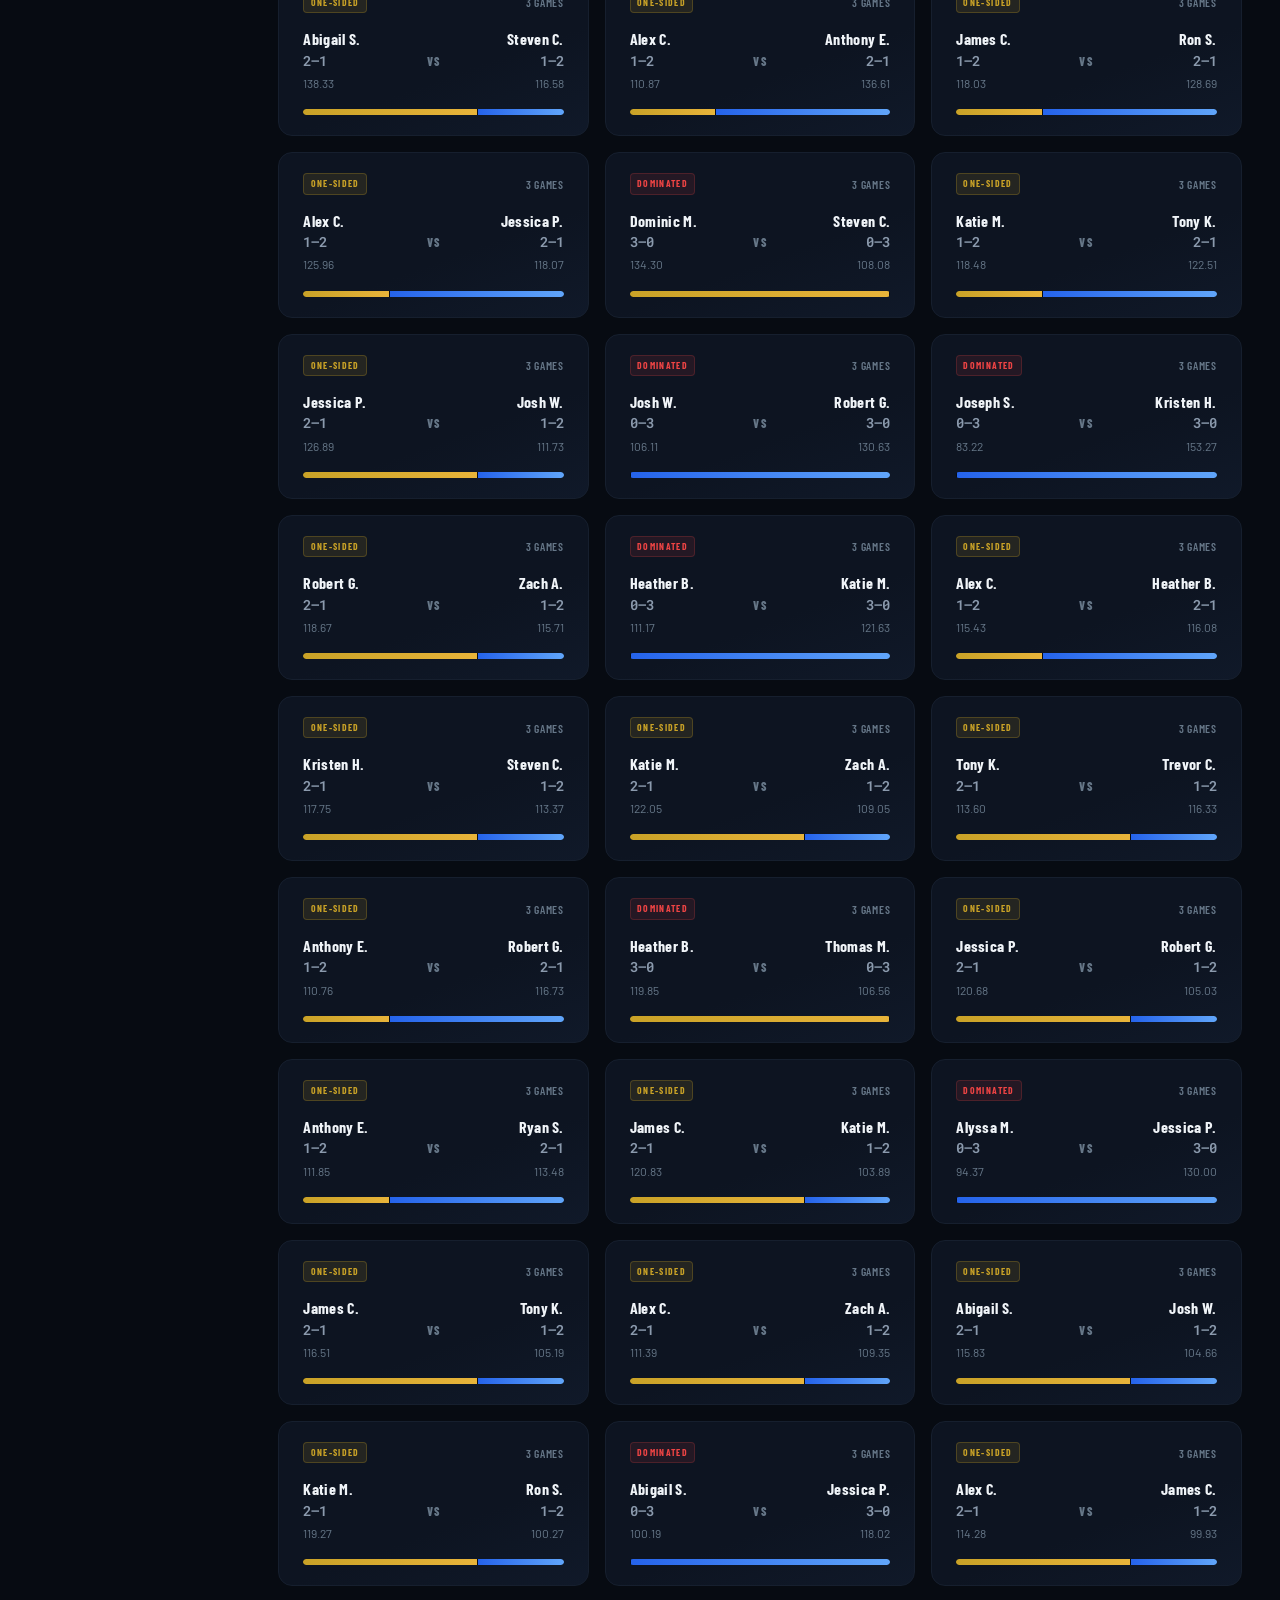
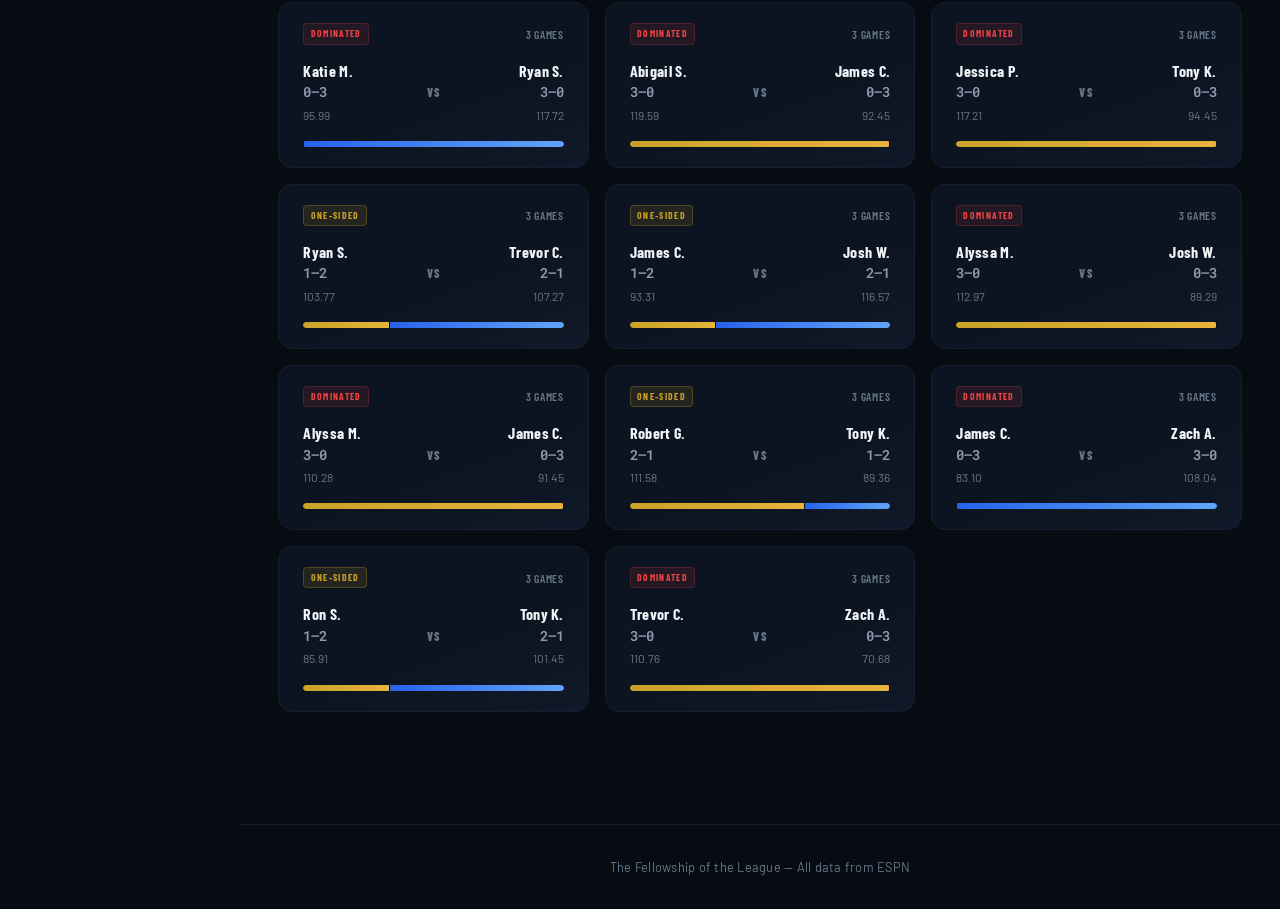
<file: rivalries.html>
<!DOCTYPE html>
<html lang="en">
<head>
  <meta charset="UTF-8" />
  <meta name="viewport" content="width=device-width, initial-scale=1.0" />
  <title>Rivalries — The Fellowship of the League</title>
  <link rel="stylesheet" href="css/style.css?v=89" />
</head>
<body>
  <a href="#main-content" class="skip-link">Skip to main content</a>

  <div class="mobile-topbar" id="mobileTopbar">
    <a href="index.html" class="mobile-topbar-brand">
      <img src="The Fellowship 2 (Ring).svg" class="sidebar-logo-img" alt="" />
      <div class="sidebar-brand-text">
        <span class="sidebar-brand-name">FELLOWSHIP</span>
        <span class="sidebar-brand-sub">of the League</span>
      </div>
    </a>
    <button class="mobile-topbar-btn" id="mobileMenuBtn" aria-label="Open navigation">
      <svg width="20" height="20" viewBox="0 0 24 24" fill="none" stroke="currentColor" stroke-width="2" stroke-linecap="round" stroke-linejoin="round" aria-hidden="true"><line x1="3" y1="12" x2="21" y2="12"/><line x1="3" y1="6" x2="21" y2="6"/><line x1="3" y1="18" x2="21" y2="18"/></svg>
    </button>
  </div>

  <aside class="sidebar" id="sidebar">
    <div class="sidebar-inner">

      <div class="sidebar-header">
        <a href="index.html" class="sidebar-brand">
          <img src="The Fellowship 2 (Ring).svg" class="sidebar-logo-img" alt="" />
          <div class="sidebar-brand-text">
            <span class="sidebar-brand-name">FELLOWSHIP</span>
            <span class="sidebar-brand-sub">of the League</span>
          </div>
        </a>
        <button class="sidebar-collapse-btn" id="sidebarCollapse" aria-label="Collapse sidebar">
          <svg width="16" height="16" viewBox="0 0 24 24" fill="none" stroke="currentColor" stroke-width="2.5" stroke-linecap="round" stroke-linejoin="round" aria-hidden="true"><polyline points="15 18 9 12 15 6"/></svg>
        </button>
      </div>

      <div class="sidebar-scroll">
        <p class="sidebar-section-label">League</p>
        <nav class="sidebar-nav">
          <a href="index.html" class="sidebar-item" data-page="index">
            <svg class="sidebar-icon" width="16" height="16" viewBox="0 0 24 24" fill="none" stroke="currentColor" stroke-width="2" stroke-linecap="round" stroke-linejoin="round" aria-hidden="true"><path d="M3 9l9-7 9 7v11a2 2 0 0 1-2 2H5a2 2 0 0 1-2-2z"/><polyline points="9 22 9 12 15 12 15 22"/></svg>
            <span>Home</span>
          </a>
          <a href="standings.html" class="sidebar-item" data-page="standings">
            <svg class="sidebar-icon" width="16" height="16" viewBox="0 0 24 24" fill="none" stroke="currentColor" stroke-width="2" stroke-linecap="round" stroke-linejoin="round" aria-hidden="true"><line x1="18" y1="20" x2="18" y2="10"/><line x1="12" y1="20" x2="12" y2="4"/><line x1="6" y1="20" x2="6" y2="14"/></svg>
            <span>Standings</span>
          </a>
          <a href="records.html" class="sidebar-item" data-page="records">
            <svg class="sidebar-icon" width="16" height="16" viewBox="0 0 24 24" fill="none" stroke="currentColor" stroke-width="2" stroke-linecap="round" stroke-linejoin="round" aria-hidden="true"><polygon points="12 2 15.09 8.26 22 9.27 17 14.14 18.18 21.02 12 17.77 5.82 21.02 7 14.14 2 9.27 8.91 8.26 12 2"/></svg>
            <span>Records</span>
          </a>
          <a href="h2h.html" class="sidebar-item" data-page="h2h">
            <svg class="sidebar-icon" width="16" height="16" viewBox="0 0 24 24" fill="none" stroke="currentColor" stroke-width="2" stroke-linecap="round" stroke-linejoin="round" aria-hidden="true"><path d="M17 21v-2a4 4 0 0 0-4-4H5a4 4 0 0 0-4 4v2"/><circle cx="9" cy="7" r="4"/><path d="M23 21v-2a4 4 0 0 0-3-3.87"/><path d="M16 3.13a4 4 0 0 1 0 7.75"/></svg>
            <span>Head-to-Head</span>
          </a>
          <a href="rivalries.html" class="sidebar-item" data-page="rivalries">
            <svg class="sidebar-icon" width="16" height="16" viewBox="0 0 24 24" fill="none" stroke="currentColor" stroke-width="2" stroke-linecap="round" stroke-linejoin="round" aria-hidden="true"><path d="M16 3l5 5-5 5"/><path d="M21 8H9"/><path d="M8 21l-5-5 5-5"/><path d="M3 16h12"/></svg>
            <span>Rivalries</span>
          </a>
          <a href="power-rankings.html" class="sidebar-item" data-page="power-rankings">
            <svg class="sidebar-icon" width="16" height="16" viewBox="0 0 24 24" fill="none" stroke="currentColor" stroke-width="2" stroke-linecap="round" stroke-linejoin="round" aria-hidden="true"><polyline points="23 6 13.5 15.5 8.5 10.5 1 18"/><polyline points="17 6 23 6 23 12"/></svg>
            <span>Power Rankings</span>
          </a>
          <a href="playoffs.html" class="sidebar-item" data-page="playoffs">
            <svg class="sidebar-icon" width="16" height="16" viewBox="0 0 24 24" fill="none" stroke="currentColor" stroke-width="2" stroke-linecap="round" stroke-linejoin="round" aria-hidden="true"><circle cx="12" cy="8" r="6"/><path d="M15.477 12.89L17 22l-5-3-5 3 1.523-9.11"/></svg>
            <span>Playoffs</span>
          </a>
          <a href="draft.html" class="sidebar-item" data-page="draft">
            <svg class="sidebar-icon" width="16" height="16" viewBox="0 0 24 24" fill="none" stroke="currentColor" stroke-width="2" stroke-linecap="round" stroke-linejoin="round" aria-hidden="true"><line x1="8" y1="6" x2="21" y2="6"/><line x1="8" y1="12" x2="21" y2="12"/><line x1="8" y1="18" x2="21" y2="18"/><line x1="3" y1="6" x2="3.01" y2="6"/><line x1="3" y1="12" x2="3.01" y2="12"/><line x1="3" y1="18" x2="3.01" y2="18"/></svg>
            <span>Draft</span>
          </a>
          <a href="blog.html" class="sidebar-item" data-page="blog">
            <svg class="sidebar-icon" width="16" height="16" viewBox="0 0 24 24" fill="none" stroke="currentColor" stroke-width="2" stroke-linecap="round" stroke-linejoin="round" aria-hidden="true"><path d="M14 2H6a2 2 0 0 0-2 2v16a2 2 0 0 0 2 2h12a2 2 0 0 0 2-2V8z"/><polyline points="14 2 14 8 20 8"/><line x1="16" y1="13" x2="8" y2="13"/><line x1="16" y1="17" x2="8" y2="17"/><polyline points="10 9 9 9 8 9"/></svg>
            <span>Blog</span>
          </a>
        </nav>

        <button class="sidebar-teams-toggle" id="teamsToggle" aria-expanded="false">
          <span class="sidebar-teams-label">
            <svg class="sidebar-icon" width="16" height="16" viewBox="0 0 24 24" fill="none" stroke="currentColor" stroke-width="2" stroke-linecap="round" stroke-linejoin="round" aria-hidden="true"><path d="M17 21v-2a4 4 0 0 0-4-4H5a4 4 0 0 0-4 4v2"/><circle cx="9" cy="7" r="4"/><path d="M23 21v-2a4 4 0 0 0-3-3.87"/><path d="M16 3.13a4 4 0 0 1 0 7.75"/></svg>
            <span class="sidebar-section-label" style="margin:0">Teams</span>
          </span>
          <svg class="teams-chevron" width="14" height="14" viewBox="0 0 24 24" fill="none" stroke="currentColor" stroke-width="2.5" stroke-linecap="round" stroke-linejoin="round" aria-hidden="true"><polyline points="6 9 12 15 18 9"/></svg>
        </button>

        <div class="sidebar-teams-list teams-closed" id="teamsList">
          <a title="Haribo Lecter" href="team.html?owner=Abigail%20S." class="sidebar-item sidebar-team-item">
            <img class="sidebar-team-logo" src="images/logos/abigail-shewalter.jpg" alt="" loading="lazy"/>
            <span>Haribo Lecter</span>
          </a>
          <a title="LuLu Lemons" href="team.html?owner=Alex%20C." class="sidebar-item sidebar-team-item">
            <img class="sidebar-team-logo" src="images/logos/alex-carrocce.jpg" alt="" loading="lazy"/>
            <span>LuLu Lemons</span>
          </a>
          <a title="Sacks in the City" href="team.html?owner=Alyssa%20M." class="sidebar-item sidebar-team-item">
            <img class="sidebar-team-logo" src="images/logos/alyssa-mirto.jpg" alt="" loading="lazy"/>
            <span>Sacks in the City</span>
          </a>
          <a title="Bodega Cat" href="team.html?owner=Dominic%20M." class="sidebar-item sidebar-team-item">
            <img class="sidebar-team-logo" src="images/logos/dominic-mirto.svg" alt="" loading="lazy"/>
            <span>Bodega Cat</span>
          </a>
          <a title="Jimmy Da Kid" href="team.html?owner=James%20C." class="sidebar-item sidebar-team-item">
            <img class="sidebar-team-logo" src="images/logos/james-cancel.svg" alt="" loading="lazy"/>
            <span>Jimmy Da Kid</span>
          </a>
          <a title="Detroit Lines" href="team.html?owner=Jessica%20P." class="sidebar-item sidebar-team-item">
            <img class="sidebar-team-logo" src="images/logos/jessica-pastva.svg" alt="" loading="lazy"/>
            <span>Detroit Lines</span>
          </a>
          <a title="The Philadelphia Smeagles" href="team.html?owner=Josh%20W." class="sidebar-item sidebar-team-item">
            <img class="sidebar-team-logo" src="images/logos/josh-wakeford.jpg" alt="" loading="lazy"/>
            <span>The Philadelphia Smeagles</span>
          </a>
          <a title="McConkey Kong" href="team.html?owner=Katie%20M." class="sidebar-item sidebar-team-item">
            <img class="sidebar-team-logo" src="images/logos/katie-mccarthy.jpg" alt="" loading="lazy"/>
            <span>McConkey Kong</span>
          </a>
          <a title="RawbPeople" href="team.html?owner=Robert%20G." class="sidebar-item sidebar-team-item">
            <img class="sidebar-team-logo" src="images/logos/robert-gross.jpg" alt="" loading="lazy"/>
            <span>RawbPeople</span>
          </a>
          <a title="Average Boes" href="team.html?owner=Ron%20S." class="sidebar-item sidebar-team-item">
            <img class="sidebar-team-logo" src="images/logos/ron-sullivan.svg" alt="" loading="lazy"/>
            <span>Average Boes</span>
          </a>
          <a title="Beerserkers" href="team.html?owner=Thomas%20M." class="sidebar-item sidebar-team-item">
            <img class="sidebar-team-logo" src="images/logos/thomas-mcgrath.svg" alt="" loading="lazy"/>
            <span>Beerserkers</span>
          </a>
          <a title="The Movie Chef" href="team.html?owner=Tony%20K." class="sidebar-item sidebar-team-item">
            <img class="sidebar-team-logo" src="images/logos/tony-kopatich.svg" alt="" loading="lazy"/>
            <span>The Movie Chef</span>
          </a>
          <a title="The Algorithm" href="team.html?owner=Trevor%20C." class="sidebar-item sidebar-team-item">
            <img class="sidebar-team-logo" src="images/logos/trevor-crogan.jpg" alt="" loading="lazy"/>
            <span>The Algorithm</span>
          </a>
          <a title="Spaghetti Mafia" href="team.html?owner=Zach%20A." class="sidebar-item sidebar-team-item">
            <img class="sidebar-team-logo" src="images/logos/zach-abraham.jpg" alt="" loading="lazy"/>
            <span>Spaghetti Mafia</span>
          </a>
          <a title="Good Picks Good Picks" href="team.html?owner=Anthony%20E." class="sidebar-item sidebar-team-item sidebar-alumni">
            <img class="sidebar-team-logo" src="images/logos/anthony-esway.jpg" alt="" loading="lazy"/>
            <span>Good Picks Good Picks</span>
            <span class="sidebar-alumni-tag">Alumni</span>
          </a>
          <a title="Philadelphia Kegels" href="team.html?owner=Heather%20B." class="sidebar-item sidebar-team-item sidebar-alumni">
            <img class="sidebar-team-logo" src="images/logos/heather-baker.svg" alt="" loading="lazy"/>
            <span>Philadelphia Kegels</span>
            <span class="sidebar-alumni-tag">Alumni</span>
          </a>
          <a title="Joe Smith State Jackrabbits" href="team.html?owner=Joseph%20S." class="sidebar-item sidebar-team-item sidebar-alumni">
            <img class="sidebar-team-logo" src="images/logos/joseph-smith.svg" alt="" loading="lazy"/>
            <span>Joe Smith State Jackrabbits</span>
            <span class="sidebar-alumni-tag">Alumni</span>
          </a>
          <a title="NOLA Dr. Who Dat" href="team.html?owner=Kristen%20H." class="sidebar-item sidebar-team-item sidebar-alumni">
            <img class="sidebar-team-logo" src="images/logos/kristen-hencsei.svg" alt="" loading="lazy"/>
            <span>NOLA Dr. Who Dat</span>
            <span class="sidebar-alumni-tag">Alumni</span>
          </a>
          <a title="Damar Ham n' Cheese" href="team.html?owner=Ryan%20S." class="sidebar-item sidebar-team-item sidebar-alumni">
            <img class="sidebar-team-logo" src="images/logos/ryan-sullivan.jpg" alt="" loading="lazy"/>
            <span>Damar Ham n' Cheese</span>
            <span class="sidebar-alumni-tag">Alumni</span>
          </a>
          <a title="Talibanistan Liberators" href="team.html?owner=Steven%20C." class="sidebar-item sidebar-team-item sidebar-alumni">
            <img class="sidebar-team-logo" src="images/logos/steven-cruz.svg" alt="" loading="lazy"/>
            <span>Talibanistan Liberators</span>
            <span class="sidebar-alumni-tag">Alumni</span>
          </a>
        </div>
        </div>

    </div>
  </aside>
  <div class="sidebar-overlay" id="sidebarOverlay"></div>
  <button class="sidebar-open-btn" id="sidebarOpenBtn" aria-label="Open sidebar">
    <svg width="18" height="18" viewBox="0 0 24 24" fill="none" stroke="currentColor" stroke-width="2" stroke-linecap="round" stroke-linejoin="round" aria-hidden="true"><line x1="3" y1="12" x2="21" y2="12"/><line x1="3" y1="6" x2="21" y2="6"/><line x1="3" y1="18" x2="21" y2="18"/></svg>
  </button>

  <div class="content-wrap">
  <div class="page-wrapper" id="main-content">

    <!-- RIVALRY STATS STRIP -->
    <div class="section-block">
      <div class="section-title">
        <svg class="icon" width="16" height="16" viewBox="0 0 24 24" fill="none" stroke="currentColor" stroke-width="1.75" stroke-linecap="round" stroke-linejoin="round" aria-hidden="true"><path d="M16 3l5 5-5 5"/><path d="M21 8H9"/><path d="M8 21l-5-5 5-5"/><path d="M3 16h12"/></svg>
        Rivalries
      </div>
      <div class="rivalry-stats-strip" id="rivalryStats">
        <div class="loading"><div class="spinner"></div></div>
      </div>
    </div>

    <!-- FEATURED RIVALRY -->
    <div class="section-block">
      <div class="section-title">
        <svg class="icon" width="16" height="16" viewBox="0 0 24 24" fill="none" stroke="currentColor" stroke-width="1.75" stroke-linecap="round" stroke-linejoin="round" aria-hidden="true"><polygon points="12 2 15.09 8.26 22 9.27 17 14.14 18.18 21.02 12 17.77 5.82 21.02 7 14.14 2 9.27 8.91 8.26 12 2"/></svg>
        Top Rivalry
      </div>
      <div class="rivalry-featured-wrap" id="featuredRivalry">
        <div class="loading"><div class="spinner"></div></div>
      </div>
    </div>

    <!-- ALL RIVALRIES -->
    <div class="section-block">
      <div class="section-title">
        <svg class="icon" width="16" height="16" viewBox="0 0 24 24" fill="none" stroke="currentColor" stroke-width="1.75" stroke-linecap="round" stroke-linejoin="round" aria-hidden="true"><path d="M17 21v-2a4 4 0 0 0-4-4H5a4 4 0 0 0-4 4v2"/><circle cx="9" cy="7" r="4"/><path d="M23 21v-2a4 4 0 0 0-3-3.87"/><path d="M16 3.13a4 4 0 0 1 0 7.75"/></svg>
        All Matchups
      </div>
      <div class="rivalry-grid" id="rivalriesGrid">
        <div class="loading"><div class="spinner"></div></div>
      </div>
    </div>

  </div>

  <footer>
    <p>The Fellowship of the League &mdash; All data from ESPN</p>
  </footer>

</div><!-- /.content-wrap -->
  <script src="js/leagueData.js?v=15"></script>
  <script src="js/utils.js?v=27"></script>
  <script src="js/logoData.js?v=15"></script>
  <script src="js/icons.js?v=15"></script>
  <script src="js/rivalries.js?v=1"></script>
  <script src="js/nav.js?v=26"></script>
</body>
</html>
</file>
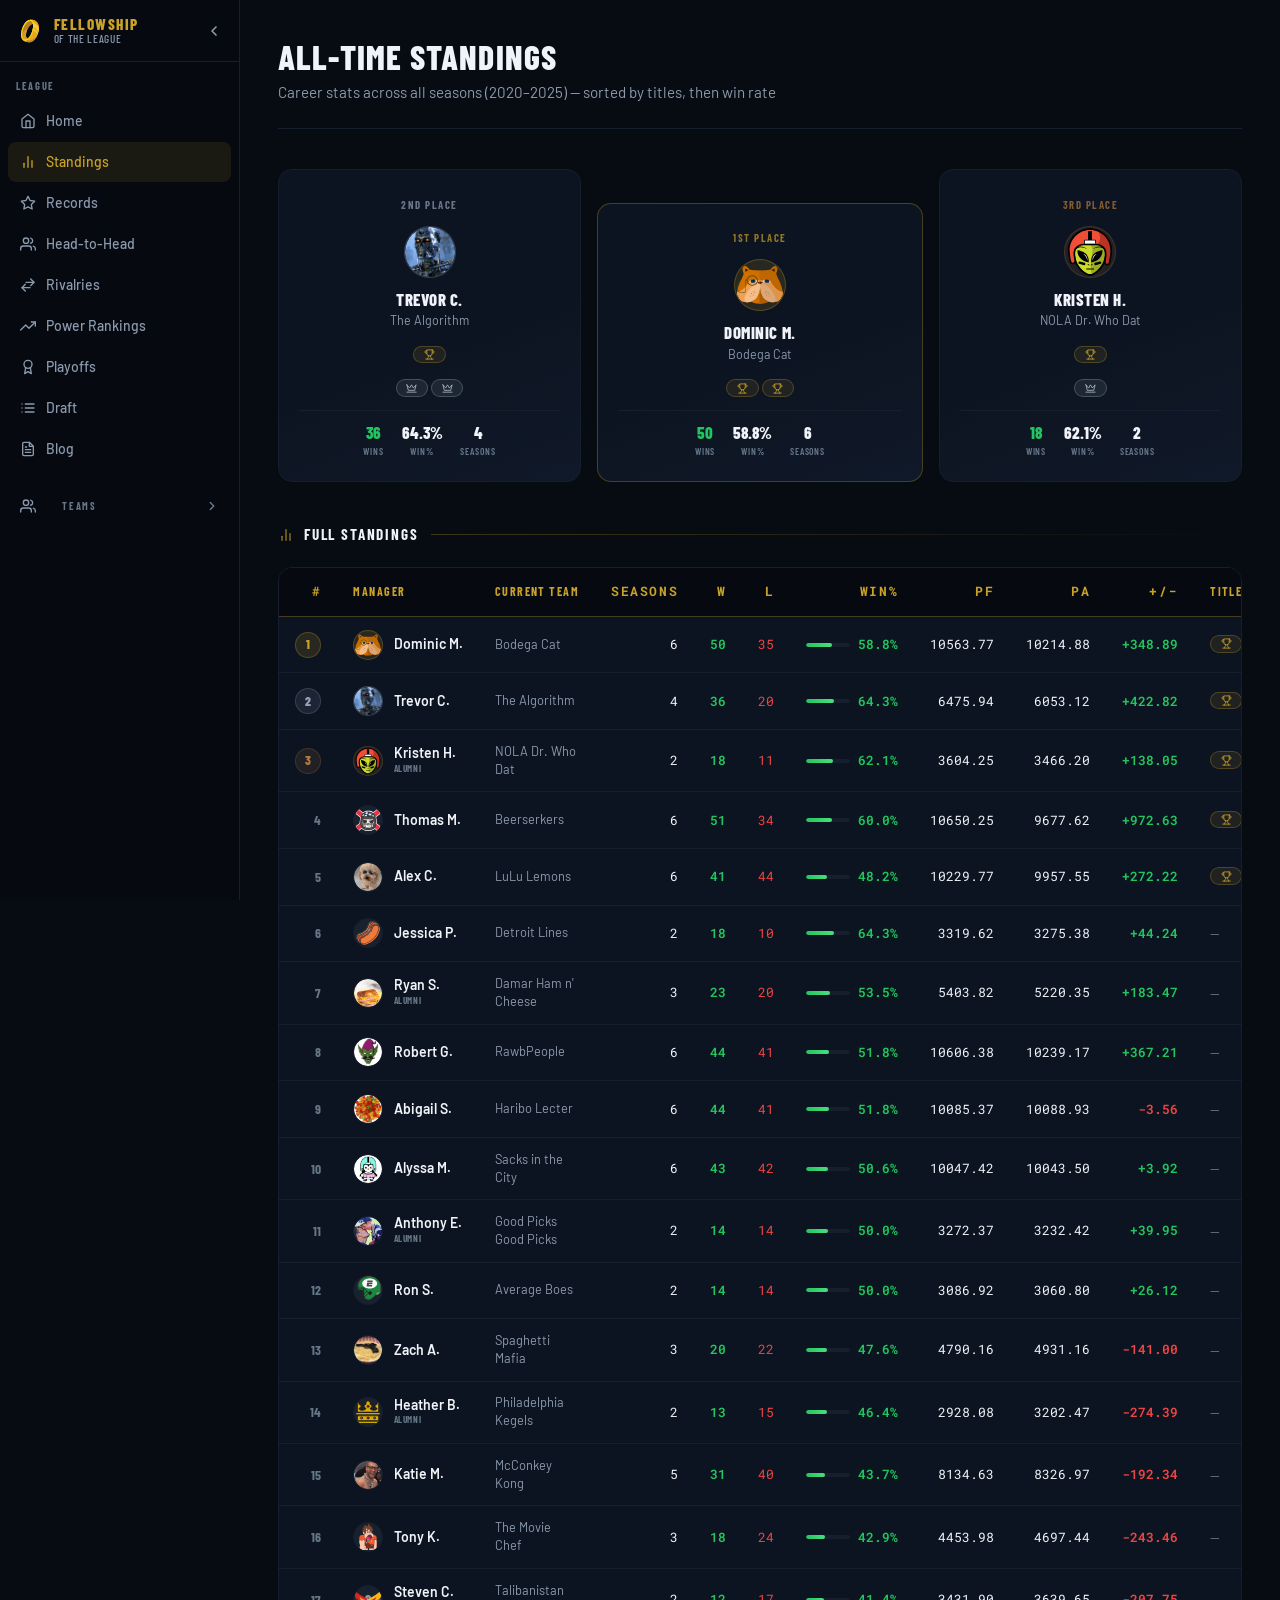
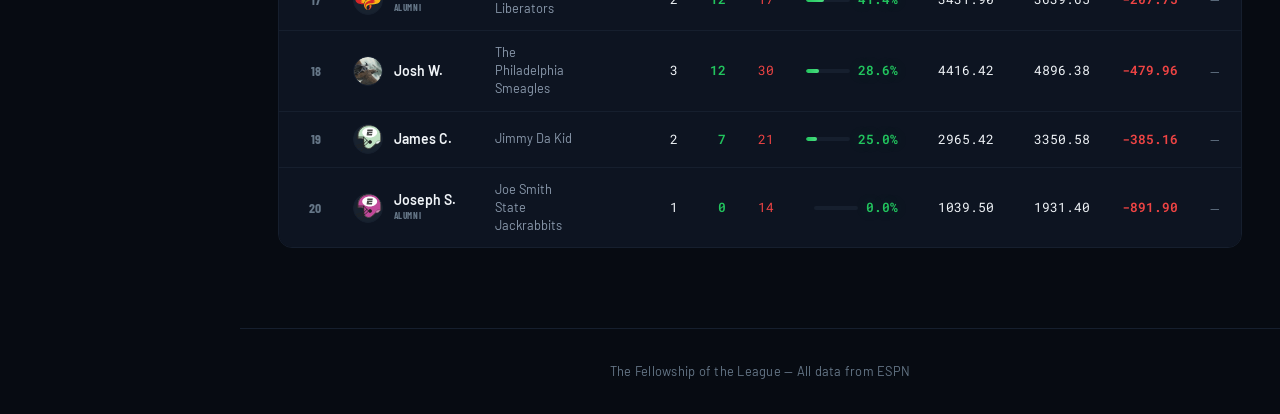
<file: standings.html>
<!DOCTYPE html>
<html lang="en">
<head>
  <meta charset="UTF-8" />
  <meta name="viewport" content="width=device-width, initial-scale=1.0" />
  <title>All-Time Standings — The Fellowship of the League</title>
  <link rel="stylesheet" href="css/style.css?v=89" />
</head>
<body>
  <a href="#main-content" class="skip-link">Skip to main content</a>

  <div class="mobile-topbar" id="mobileTopbar">
    <a href="index.html" class="mobile-topbar-brand">
      <img src="The Fellowship 2 (Ring).svg" class="sidebar-logo-img" alt="" />
      <div class="sidebar-brand-text">
        <span class="sidebar-brand-name">FELLOWSHIP</span>
        <span class="sidebar-brand-sub">of the League</span>
      </div>
    </a>
    <button class="mobile-topbar-btn" id="mobileMenuBtn" aria-label="Open navigation">
      <svg width="20" height="20" viewBox="0 0 24 24" fill="none" stroke="currentColor" stroke-width="2" stroke-linecap="round" stroke-linejoin="round" aria-hidden="true"><line x1="3" y1="12" x2="21" y2="12"/><line x1="3" y1="6" x2="21" y2="6"/><line x1="3" y1="18" x2="21" y2="18"/></svg>
    </button>
  </div>

  <aside class="sidebar" id="sidebar">
    <div class="sidebar-inner">

      <div class="sidebar-header">
        <a href="index.html" class="sidebar-brand">
          <img src="The Fellowship 2 (Ring).svg" class="sidebar-logo-img" alt="" />
          <div class="sidebar-brand-text">
            <span class="sidebar-brand-name">FELLOWSHIP</span>
            <span class="sidebar-brand-sub">of the League</span>
          </div>
        </a>
        <button class="sidebar-collapse-btn" id="sidebarCollapse" aria-label="Collapse sidebar">
          <svg width="16" height="16" viewBox="0 0 24 24" fill="none" stroke="currentColor" stroke-width="2.5" stroke-linecap="round" stroke-linejoin="round" aria-hidden="true"><polyline points="15 18 9 12 15 6"/></svg>
        </button>
      </div>

      <div class="sidebar-scroll">
        <p class="sidebar-section-label">League</p>
        <nav class="sidebar-nav">
          <a href="index.html" class="sidebar-item" data-page="index">
            <svg class="sidebar-icon" width="16" height="16" viewBox="0 0 24 24" fill="none" stroke="currentColor" stroke-width="2" stroke-linecap="round" stroke-linejoin="round" aria-hidden="true"><path d="M3 9l9-7 9 7v11a2 2 0 0 1-2 2H5a2 2 0 0 1-2-2z"/><polyline points="9 22 9 12 15 12 15 22"/></svg>
            <span>Home</span>
          </a>
          <a href="standings.html" class="sidebar-item" data-page="standings">
            <svg class="sidebar-icon" width="16" height="16" viewBox="0 0 24 24" fill="none" stroke="currentColor" stroke-width="2" stroke-linecap="round" stroke-linejoin="round" aria-hidden="true"><line x1="18" y1="20" x2="18" y2="10"/><line x1="12" y1="20" x2="12" y2="4"/><line x1="6" y1="20" x2="6" y2="14"/></svg>
            <span>Standings</span>
          </a>
          <a href="records.html" class="sidebar-item" data-page="records">
            <svg class="sidebar-icon" width="16" height="16" viewBox="0 0 24 24" fill="none" stroke="currentColor" stroke-width="2" stroke-linecap="round" stroke-linejoin="round" aria-hidden="true"><polygon points="12 2 15.09 8.26 22 9.27 17 14.14 18.18 21.02 12 17.77 5.82 21.02 7 14.14 2 9.27 8.91 8.26 12 2"/></svg>
            <span>Records</span>
          </a>
          <a href="h2h.html" class="sidebar-item" data-page="h2h">
            <svg class="sidebar-icon" width="16" height="16" viewBox="0 0 24 24" fill="none" stroke="currentColor" stroke-width="2" stroke-linecap="round" stroke-linejoin="round" aria-hidden="true"><path d="M17 21v-2a4 4 0 0 0-4-4H5a4 4 0 0 0-4 4v2"/><circle cx="9" cy="7" r="4"/><path d="M23 21v-2a4 4 0 0 0-3-3.87"/><path d="M16 3.13a4 4 0 0 1 0 7.75"/></svg>
            <span>Head-to-Head</span>
          </a>
          <a href="rivalries.html" class="sidebar-item" data-page="rivalries">
            <svg class="sidebar-icon" width="16" height="16" viewBox="0 0 24 24" fill="none" stroke="currentColor" stroke-width="2" stroke-linecap="round" stroke-linejoin="round" aria-hidden="true"><path d="M16 3l5 5-5 5"/><path d="M21 8H9"/><path d="M8 21l-5-5 5-5"/><path d="M3 16h12"/></svg>
            <span>Rivalries</span>
          </a>
          <a href="power-rankings.html" class="sidebar-item" data-page="power-rankings">
            <svg class="sidebar-icon" width="16" height="16" viewBox="0 0 24 24" fill="none" stroke="currentColor" stroke-width="2" stroke-linecap="round" stroke-linejoin="round" aria-hidden="true"><polyline points="23 6 13.5 15.5 8.5 10.5 1 18"/><polyline points="17 6 23 6 23 12"/></svg>
            <span>Power Rankings</span>
          </a>
          <a href="playoffs.html" class="sidebar-item" data-page="playoffs">
            <svg class="sidebar-icon" width="16" height="16" viewBox="0 0 24 24" fill="none" stroke="currentColor" stroke-width="2" stroke-linecap="round" stroke-linejoin="round" aria-hidden="true"><circle cx="12" cy="8" r="6"/><path d="M15.477 12.89L17 22l-5-3-5 3 1.523-9.11"/></svg>
            <span>Playoffs</span>
          </a>
          <a href="draft.html" class="sidebar-item" data-page="draft">
            <svg class="sidebar-icon" width="16" height="16" viewBox="0 0 24 24" fill="none" stroke="currentColor" stroke-width="2" stroke-linecap="round" stroke-linejoin="round" aria-hidden="true"><line x1="8" y1="6" x2="21" y2="6"/><line x1="8" y1="12" x2="21" y2="12"/><line x1="8" y1="18" x2="21" y2="18"/><line x1="3" y1="6" x2="3.01" y2="6"/><line x1="3" y1="12" x2="3.01" y2="12"/><line x1="3" y1="18" x2="3.01" y2="18"/></svg>
            <span>Draft</span>
          </a>
          <a href="blog.html" class="sidebar-item" data-page="blog">
            <svg class="sidebar-icon" width="16" height="16" viewBox="0 0 24 24" fill="none" stroke="currentColor" stroke-width="2" stroke-linecap="round" stroke-linejoin="round" aria-hidden="true"><path d="M14 2H6a2 2 0 0 0-2 2v16a2 2 0 0 0 2 2h12a2 2 0 0 0 2-2V8z"/><polyline points="14 2 14 8 20 8"/><line x1="16" y1="13" x2="8" y2="13"/><line x1="16" y1="17" x2="8" y2="17"/><polyline points="10 9 9 9 8 9"/></svg>
            <span>Blog</span>
          </a>
        </nav>

                <button class="sidebar-teams-toggle" id="teamsToggle" aria-expanded="false">
          <span class="sidebar-teams-label">
            <svg class="sidebar-icon" width="16" height="16" viewBox="0 0 24 24" fill="none" stroke="currentColor" stroke-width="2" stroke-linecap="round" stroke-linejoin="round" aria-hidden="true"><path d="M17 21v-2a4 4 0 0 0-4-4H5a4 4 0 0 0-4 4v2"/><circle cx="9" cy="7" r="4"/><path d="M23 21v-2a4 4 0 0 0-3-3.87"/><path d="M16 3.13a4 4 0 0 1 0 7.75"/></svg>
            <span class="sidebar-section-label" style="margin:0">Teams</span>
          </span>
          <svg class="teams-chevron" width="14" height="14" viewBox="0 0 24 24" fill="none" stroke="currentColor" stroke-width="2.5" stroke-linecap="round" stroke-linejoin="round" aria-hidden="true"><polyline points="6 9 12 15 18 9"/></svg>
        </button>

        <div class="sidebar-teams-list teams-closed" id="teamsList">
          <a title="Haribo Lecter" href="team.html?owner=Abigail%20S." class="sidebar-item sidebar-team-item">
            <img class="sidebar-team-logo" src="images/logos/abigail-shewalter.jpg" alt="" loading="lazy"/>
            <span>Haribo Lecter</span>
          </a>
          <a title="LuLu Lemons" href="team.html?owner=Alex%20C." class="sidebar-item sidebar-team-item">
            <img class="sidebar-team-logo" src="images/logos/alex-carrocce.jpg" alt="" loading="lazy"/>
            <span>LuLu Lemons</span>
          </a>
          <a title="Sacks in the City" href="team.html?owner=Alyssa%20M." class="sidebar-item sidebar-team-item">
            <img class="sidebar-team-logo" src="images/logos/alyssa-mirto.jpg" alt="" loading="lazy"/>
            <span>Sacks in the City</span>
          </a>
          <a title="Bodega Cat" href="team.html?owner=Dominic%20M." class="sidebar-item sidebar-team-item">
            <img class="sidebar-team-logo" src="images/logos/dominic-mirto.svg" alt="" loading="lazy"/>
            <span>Bodega Cat</span>
          </a>
          <a title="Jimmy Da Kid" href="team.html?owner=James%20C." class="sidebar-item sidebar-team-item">
            <img class="sidebar-team-logo" src="images/logos/james-cancel.svg" alt="" loading="lazy"/>
            <span>Jimmy Da Kid</span>
          </a>
          <a title="Detroit Lines" href="team.html?owner=Jessica%20P." class="sidebar-item sidebar-team-item">
            <img class="sidebar-team-logo" src="images/logos/jessica-pastva.svg" alt="" loading="lazy"/>
            <span>Detroit Lines</span>
          </a>
          <a title="The Philadelphia Smeagles" href="team.html?owner=Josh%20W." class="sidebar-item sidebar-team-item">
            <img class="sidebar-team-logo" src="images/logos/josh-wakeford.jpg" alt="" loading="lazy"/>
            <span>The Philadelphia Smeagles</span>
          </a>
          <a title="McConkey Kong" href="team.html?owner=Katie%20M." class="sidebar-item sidebar-team-item">
            <img class="sidebar-team-logo" src="images/logos/katie-mccarthy.jpg" alt="" loading="lazy"/>
            <span>McConkey Kong</span>
          </a>
          <a title="RawbPeople" href="team.html?owner=Robert%20G." class="sidebar-item sidebar-team-item">
            <img class="sidebar-team-logo" src="images/logos/robert-gross.jpg" alt="" loading="lazy"/>
            <span>RawbPeople</span>
          </a>
          <a title="Average Boes" href="team.html?owner=Ron%20S." class="sidebar-item sidebar-team-item">
            <img class="sidebar-team-logo" src="images/logos/ron-sullivan.svg" alt="" loading="lazy"/>
            <span>Average Boes</span>
          </a>
          <a title="Beerserkers" href="team.html?owner=Thomas%20M." class="sidebar-item sidebar-team-item">
            <img class="sidebar-team-logo" src="images/logos/thomas-mcgrath.svg" alt="" loading="lazy"/>
            <span>Beerserkers</span>
          </a>
          <a title="The Movie Chef" href="team.html?owner=Tony%20K." class="sidebar-item sidebar-team-item">
            <img class="sidebar-team-logo" src="images/logos/tony-kopatich.svg" alt="" loading="lazy"/>
            <span>The Movie Chef</span>
          </a>
          <a title="The Algorithm" href="team.html?owner=Trevor%20C." class="sidebar-item sidebar-team-item">
            <img class="sidebar-team-logo" src="images/logos/trevor-crogan.jpg" alt="" loading="lazy"/>
            <span>The Algorithm</span>
          </a>
          <a title="Spaghetti Mafia" href="team.html?owner=Zach%20A." class="sidebar-item sidebar-team-item">
            <img class="sidebar-team-logo" src="images/logos/zach-abraham.jpg" alt="" loading="lazy"/>
            <span>Spaghetti Mafia</span>
          </a>
          <a title="Good Picks Good Picks" href="team.html?owner=Anthony%20E." class="sidebar-item sidebar-team-item sidebar-alumni">
            <img class="sidebar-team-logo" src="images/logos/anthony-esway.jpg" alt="" loading="lazy"/>
            <span>Good Picks Good Picks</span>
            <span class="sidebar-alumni-tag">Alumni</span>
          </a>
          <a title="Philadelphia Kegels" href="team.html?owner=Heather%20B." class="sidebar-item sidebar-team-item sidebar-alumni">
            <img class="sidebar-team-logo" src="images/logos/heather-baker.svg" alt="" loading="lazy"/>
            <span>Philadelphia Kegels</span>
            <span class="sidebar-alumni-tag">Alumni</span>
          </a>
          <a title="Joe Smith State Jackrabbits" href="team.html?owner=Joseph%20S." class="sidebar-item sidebar-team-item sidebar-alumni">
            <img class="sidebar-team-logo" src="images/logos/joseph-smith.svg" alt="" loading="lazy"/>
            <span>Joe Smith State Jackrabbits</span>
            <span class="sidebar-alumni-tag">Alumni</span>
          </a>
          <a title="NOLA Dr. Who Dat" href="team.html?owner=Kristen%20H." class="sidebar-item sidebar-team-item sidebar-alumni">
            <img class="sidebar-team-logo" src="images/logos/kristen-hencsei.svg" alt="" loading="lazy"/>
            <span>NOLA Dr. Who Dat</span>
            <span class="sidebar-alumni-tag">Alumni</span>
          </a>
          <a title="Damar Ham n' Cheese" href="team.html?owner=Ryan%20S." class="sidebar-item sidebar-team-item sidebar-alumni">
            <img class="sidebar-team-logo" src="images/logos/ryan-sullivan.jpg" alt="" loading="lazy"/>
            <span>Damar Ham n' Cheese</span>
            <span class="sidebar-alumni-tag">Alumni</span>
          </a>
          <a title="Talibanistan Liberators" href="team.html?owner=Steven%20C." class="sidebar-item sidebar-team-item sidebar-alumni">
            <img class="sidebar-team-logo" src="images/logos/steven-cruz.svg" alt="" loading="lazy"/>
            <span>Talibanistan Liberators</span>
            <span class="sidebar-alumni-tag">Alumni</span>
          </a>
        </div>
        </div>

    </div>
  </aside>
  <div class="sidebar-overlay" id="sidebarOverlay"></div>
  <button class="sidebar-open-btn" id="sidebarOpenBtn" aria-label="Open sidebar">
    <svg width="18" height="18" viewBox="0 0 24 24" fill="none" stroke="currentColor" stroke-width="2" stroke-linecap="round" stroke-linejoin="round" aria-hidden="true"><line x1="3" y1="12" x2="21" y2="12"/><line x1="3" y1="6" x2="21" y2="6"/><line x1="3" y1="18" x2="21" y2="18"/></svg>
  </button>

  <div class="content-wrap">
  <div class="page-wrapper" id="main-content">
    <div class="page-header">
      <h1>All-Time Standings</h1>
      <p>Career stats across all seasons (2020–2025) &mdash; sorted by titles, then win rate</p>
    </div>

    <!-- Top-3 Podium -->
    <div id="standingsPodium"></div>

    <!-- Full Table -->
    <div class="section-title">
      <svg class="icon" width="16" height="16" viewBox="0 0 24 24" fill="none" stroke="currentColor" stroke-width="1.75" stroke-linecap="round" stroke-linejoin="round" aria-hidden="true"><line x1="18" x2="18" y1="20" y2="10"/><line x1="12" x2="12" y1="20" y2="4"/><line x1="6" x2="6" y1="20" y2="14"/></svg>
      Full Standings
    </div>
    <div class="table-wrap" id="standingsTable">
      <div class="loading"><div class="spinner"></div></div>
    </div>
  </div>

  <footer>
    <p>The Fellowship of the League &mdash; All data from ESPN</p>
  </footer>

</div><!-- /.content-wrap -->
  <script src="js/leagueData.js?v=15"></script>
  <script src="js/utils.js?v=27"></script>
  <script src="js/logoData.js?v=15"></script>
  <script src="js/icons.js?v=17"></script>
  <script src="js/standings.js?v=27"></script>
  <script src="js/nav.js?v=26"></script>
</body>
</html>
</file>
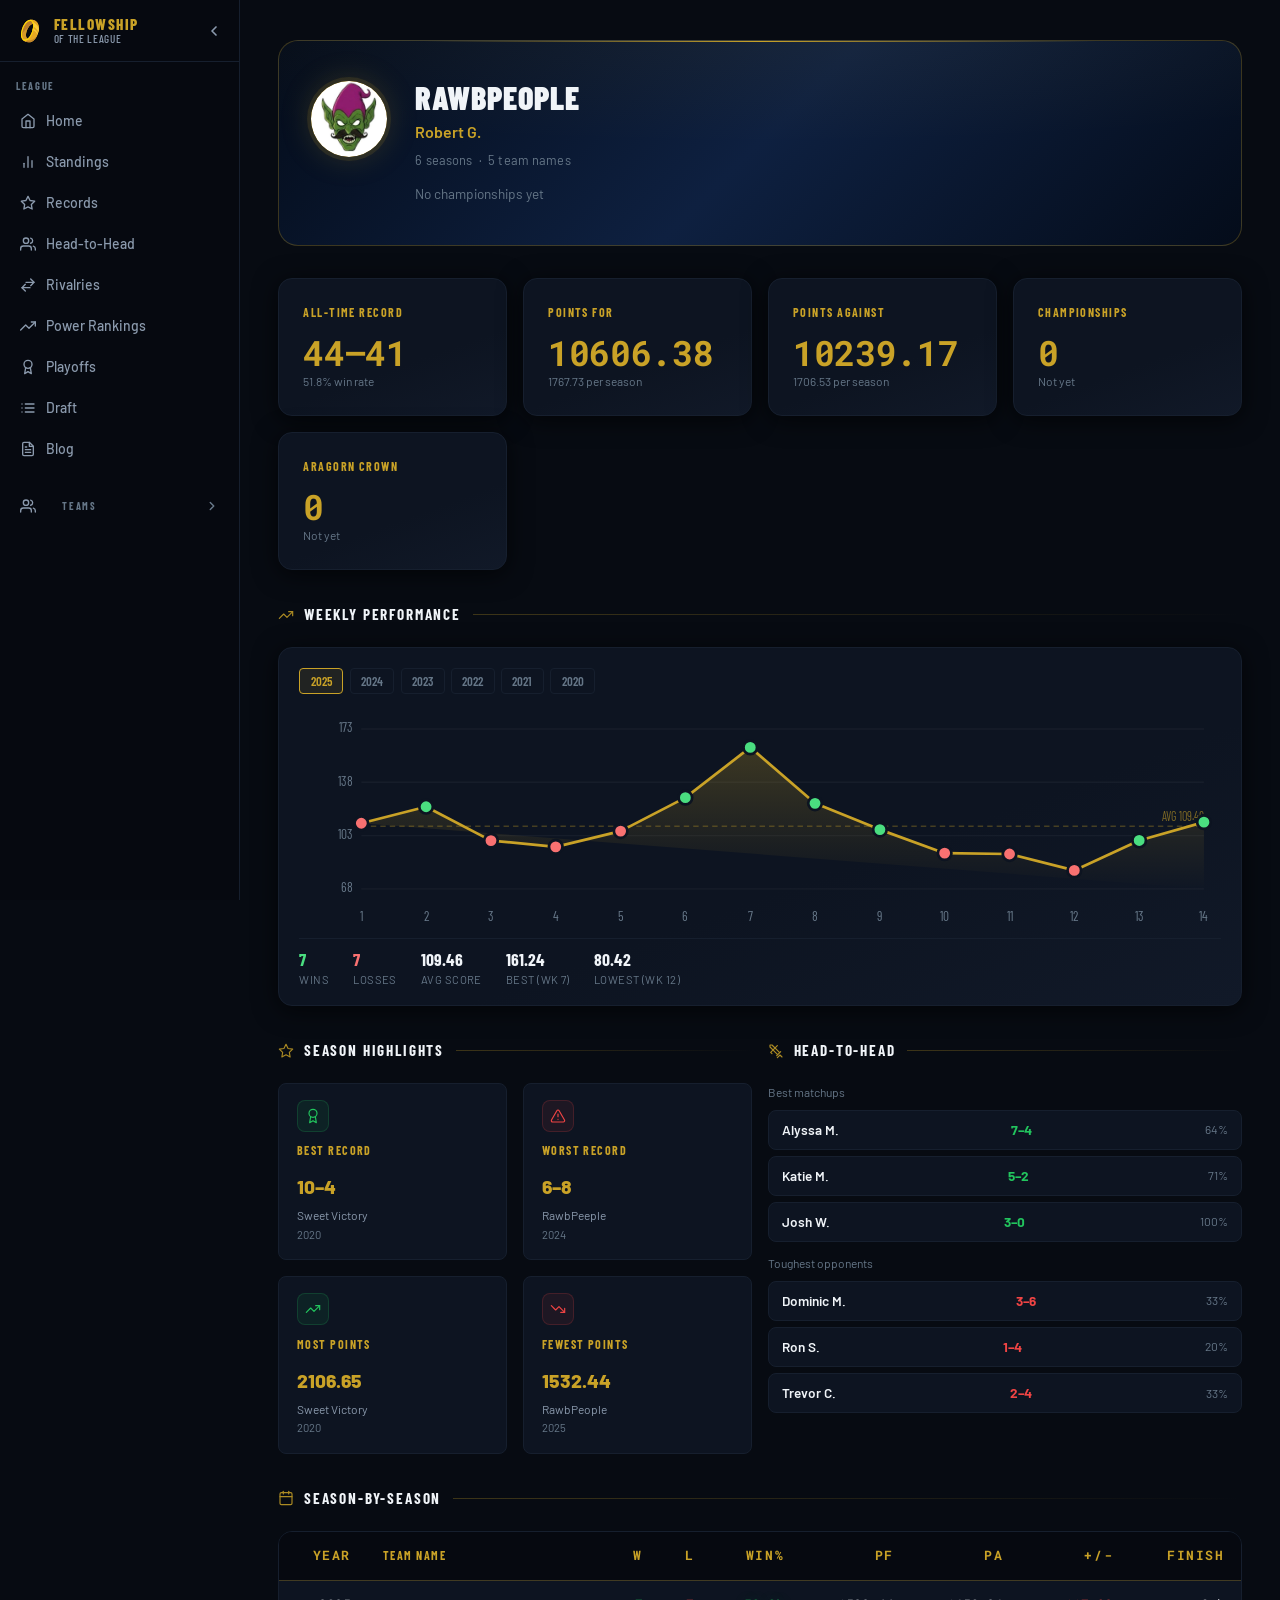
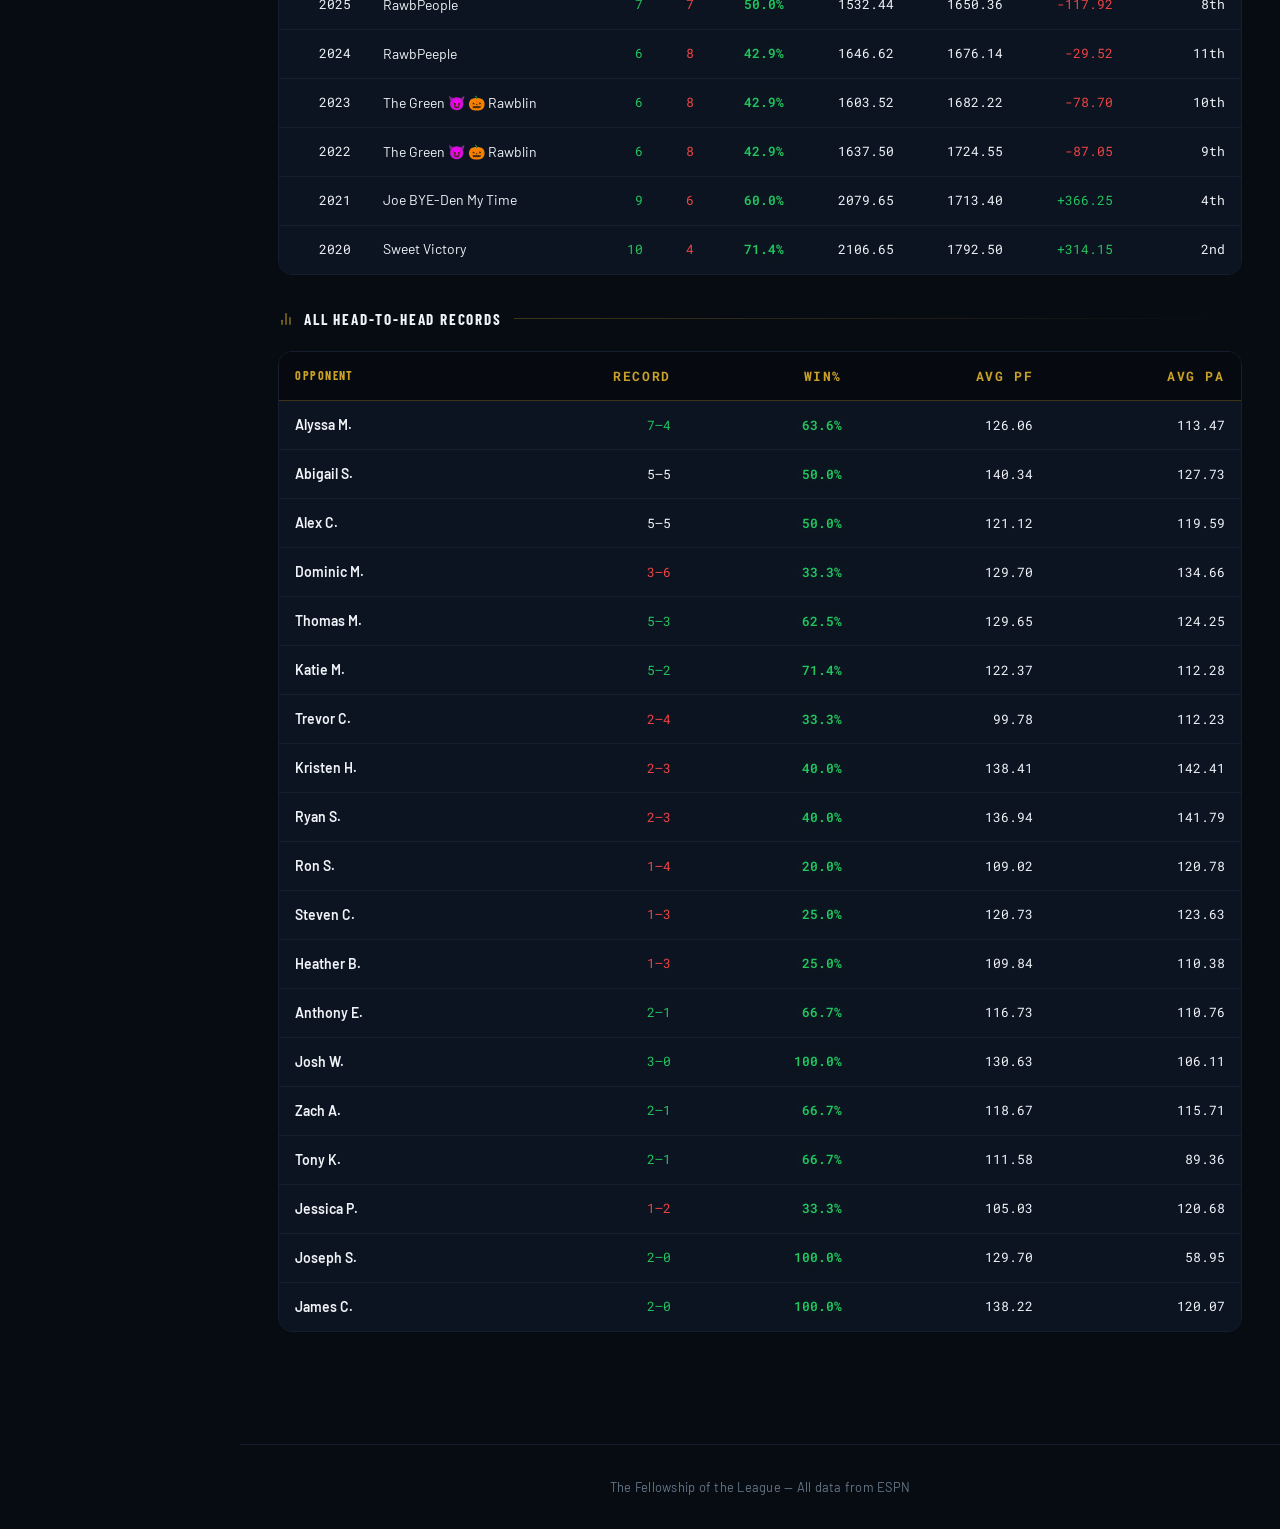
<file: team.html>
<!DOCTYPE html>
<html lang="en">
<head>
  <meta charset="UTF-8" />
  <meta name="viewport" content="width=device-width, initial-scale=1.0" />
  <title>Team Profile — The Fellowship of the League</title>
  <link rel="stylesheet" href="css/style.css?v=89" />
</head>
<body>
  <a href="#main-content" class="skip-link">Skip to main content</a>

  <div class="mobile-topbar" id="mobileTopbar">
    <a href="index.html" class="mobile-topbar-brand">
      <img src="The Fellowship 2 (Ring).svg" class="sidebar-logo-img" alt="" />
      <div class="sidebar-brand-text">
        <span class="sidebar-brand-name">FELLOWSHIP</span>
        <span class="sidebar-brand-sub">of the League</span>
      </div>
    </a>
    <button class="mobile-topbar-btn" id="mobileMenuBtn" aria-label="Open navigation">
      <svg width="20" height="20" viewBox="0 0 24 24" fill="none" stroke="currentColor" stroke-width="2" stroke-linecap="round" stroke-linejoin="round" aria-hidden="true"><line x1="3" y1="12" x2="21" y2="12"/><line x1="3" y1="6" x2="21" y2="6"/><line x1="3" y1="18" x2="21" y2="18"/></svg>
    </button>
  </div>

  <aside class="sidebar" id="sidebar">
    <div class="sidebar-inner">

      <div class="sidebar-header">
        <a href="index.html" class="sidebar-brand">
          <img src="The Fellowship 2 (Ring).svg" class="sidebar-logo-img" alt="" />
          <div class="sidebar-brand-text">
            <span class="sidebar-brand-name">FELLOWSHIP</span>
            <span class="sidebar-brand-sub">of the League</span>
          </div>
        </a>
        <button class="sidebar-collapse-btn" id="sidebarCollapse" aria-label="Collapse sidebar">
          <svg width="16" height="16" viewBox="0 0 24 24" fill="none" stroke="currentColor" stroke-width="2.5" stroke-linecap="round" stroke-linejoin="round" aria-hidden="true"><polyline points="15 18 9 12 15 6"/></svg>
        </button>
      </div>

      <div class="sidebar-scroll">
        <p class="sidebar-section-label">League</p>
        <nav class="sidebar-nav">
          <a href="index.html" class="sidebar-item" data-page="index">
            <svg class="sidebar-icon" width="16" height="16" viewBox="0 0 24 24" fill="none" stroke="currentColor" stroke-width="2" stroke-linecap="round" stroke-linejoin="round" aria-hidden="true"><path d="M3 9l9-7 9 7v11a2 2 0 0 1-2 2H5a2 2 0 0 1-2-2z"/><polyline points="9 22 9 12 15 12 15 22"/></svg>
            <span>Home</span>
          </a>
          <a href="standings.html" class="sidebar-item" data-page="standings">
            <svg class="sidebar-icon" width="16" height="16" viewBox="0 0 24 24" fill="none" stroke="currentColor" stroke-width="2" stroke-linecap="round" stroke-linejoin="round" aria-hidden="true"><line x1="18" y1="20" x2="18" y2="10"/><line x1="12" y1="20" x2="12" y2="4"/><line x1="6" y1="20" x2="6" y2="14"/></svg>
            <span>Standings</span>
          </a>
          <a href="records.html" class="sidebar-item" data-page="records">
            <svg class="sidebar-icon" width="16" height="16" viewBox="0 0 24 24" fill="none" stroke="currentColor" stroke-width="2" stroke-linecap="round" stroke-linejoin="round" aria-hidden="true"><polygon points="12 2 15.09 8.26 22 9.27 17 14.14 18.18 21.02 12 17.77 5.82 21.02 7 14.14 2 9.27 8.91 8.26 12 2"/></svg>
            <span>Records</span>
          </a>
          <a href="h2h.html" class="sidebar-item" data-page="h2h">
            <svg class="sidebar-icon" width="16" height="16" viewBox="0 0 24 24" fill="none" stroke="currentColor" stroke-width="2" stroke-linecap="round" stroke-linejoin="round" aria-hidden="true"><path d="M17 21v-2a4 4 0 0 0-4-4H5a4 4 0 0 0-4 4v2"/><circle cx="9" cy="7" r="4"/><path d="M23 21v-2a4 4 0 0 0-3-3.87"/><path d="M16 3.13a4 4 0 0 1 0 7.75"/></svg>
            <span>Head-to-Head</span>
          </a>
          <a href="rivalries.html" class="sidebar-item" data-page="rivalries">
            <svg class="sidebar-icon" width="16" height="16" viewBox="0 0 24 24" fill="none" stroke="currentColor" stroke-width="2" stroke-linecap="round" stroke-linejoin="round" aria-hidden="true"><path d="M16 3l5 5-5 5"/><path d="M21 8H9"/><path d="M8 21l-5-5 5-5"/><path d="M3 16h12"/></svg>
            <span>Rivalries</span>
          </a>
          <a href="power-rankings.html" class="sidebar-item" data-page="power-rankings">
            <svg class="sidebar-icon" width="16" height="16" viewBox="0 0 24 24" fill="none" stroke="currentColor" stroke-width="2" stroke-linecap="round" stroke-linejoin="round" aria-hidden="true"><polyline points="23 6 13.5 15.5 8.5 10.5 1 18"/><polyline points="17 6 23 6 23 12"/></svg>
            <span>Power Rankings</span>
          </a>
          <a href="playoffs.html" class="sidebar-item" data-page="playoffs">
            <svg class="sidebar-icon" width="16" height="16" viewBox="0 0 24 24" fill="none" stroke="currentColor" stroke-width="2" stroke-linecap="round" stroke-linejoin="round" aria-hidden="true"><circle cx="12" cy="8" r="6"/><path d="M15.477 12.89L17 22l-5-3-5 3 1.523-9.11"/></svg>
            <span>Playoffs</span>
          </a>
          <a href="draft.html" class="sidebar-item" data-page="draft">
            <svg class="sidebar-icon" width="16" height="16" viewBox="0 0 24 24" fill="none" stroke="currentColor" stroke-width="2" stroke-linecap="round" stroke-linejoin="round" aria-hidden="true"><line x1="8" y1="6" x2="21" y2="6"/><line x1="8" y1="12" x2="21" y2="12"/><line x1="8" y1="18" x2="21" y2="18"/><line x1="3" y1="6" x2="3.01" y2="6"/><line x1="3" y1="12" x2="3.01" y2="12"/><line x1="3" y1="18" x2="3.01" y2="18"/></svg>
            <span>Draft</span>
          </a>
          <a href="blog.html" class="sidebar-item" data-page="blog">
            <svg class="sidebar-icon" width="16" height="16" viewBox="0 0 24 24" fill="none" stroke="currentColor" stroke-width="2" stroke-linecap="round" stroke-linejoin="round" aria-hidden="true"><path d="M14 2H6a2 2 0 0 0-2 2v16a2 2 0 0 0 2 2h12a2 2 0 0 0 2-2V8z"/><polyline points="14 2 14 8 20 8"/><line x1="16" y1="13" x2="8" y2="13"/><line x1="16" y1="17" x2="8" y2="17"/><polyline points="10 9 9 9 8 9"/></svg>
            <span>Blog</span>
          </a>
        </nav>

                <button class="sidebar-teams-toggle" id="teamsToggle" aria-expanded="false">
          <span class="sidebar-teams-label">
            <svg class="sidebar-icon" width="16" height="16" viewBox="0 0 24 24" fill="none" stroke="currentColor" stroke-width="2" stroke-linecap="round" stroke-linejoin="round" aria-hidden="true"><path d="M17 21v-2a4 4 0 0 0-4-4H5a4 4 0 0 0-4 4v2"/><circle cx="9" cy="7" r="4"/><path d="M23 21v-2a4 4 0 0 0-3-3.87"/><path d="M16 3.13a4 4 0 0 1 0 7.75"/></svg>
            <span class="sidebar-section-label" style="margin:0">Teams</span>
          </span>
          <svg class="teams-chevron" width="14" height="14" viewBox="0 0 24 24" fill="none" stroke="currentColor" stroke-width="2.5" stroke-linecap="round" stroke-linejoin="round" aria-hidden="true"><polyline points="6 9 12 15 18 9"/></svg>
        </button>

        <div class="sidebar-teams-list teams-closed" id="teamsList">
          <a title="Haribo Lecter" href="team.html?owner=Abigail%20S." class="sidebar-item sidebar-team-item">
            <img class="sidebar-team-logo" src="images/logos/abigail-shewalter.jpg" alt="" loading="lazy"/>
            <span>Haribo Lecter</span>
          </a>
          <a title="LuLu Lemons" href="team.html?owner=Alex%20C." class="sidebar-item sidebar-team-item">
            <img class="sidebar-team-logo" src="images/logos/alex-carrocce.jpg" alt="" loading="lazy"/>
            <span>LuLu Lemons</span>
          </a>
          <a title="Sacks in the City" href="team.html?owner=Alyssa%20M." class="sidebar-item sidebar-team-item">
            <img class="sidebar-team-logo" src="images/logos/alyssa-mirto.jpg" alt="" loading="lazy"/>
            <span>Sacks in the City</span>
          </a>
          <a title="Bodega Cat" href="team.html?owner=Dominic%20M." class="sidebar-item sidebar-team-item">
            <img class="sidebar-team-logo" src="images/logos/dominic-mirto.svg" alt="" loading="lazy"/>
            <span>Bodega Cat</span>
          </a>
          <a title="Jimmy Da Kid" href="team.html?owner=James%20C." class="sidebar-item sidebar-team-item">
            <img class="sidebar-team-logo" src="images/logos/james-cancel.svg" alt="" loading="lazy"/>
            <span>Jimmy Da Kid</span>
          </a>
          <a title="Detroit Lines" href="team.html?owner=Jessica%20P." class="sidebar-item sidebar-team-item">
            <img class="sidebar-team-logo" src="images/logos/jessica-pastva.svg" alt="" loading="lazy"/>
            <span>Detroit Lines</span>
          </a>
          <a title="The Philadelphia Smeagles" href="team.html?owner=Josh%20W." class="sidebar-item sidebar-team-item">
            <img class="sidebar-team-logo" src="images/logos/josh-wakeford.jpg" alt="" loading="lazy"/>
            <span>The Philadelphia Smeagles</span>
          </a>
          <a title="McConkey Kong" href="team.html?owner=Katie%20M." class="sidebar-item sidebar-team-item">
            <img class="sidebar-team-logo" src="images/logos/katie-mccarthy.jpg" alt="" loading="lazy"/>
            <span>McConkey Kong</span>
          </a>
          <a title="RawbPeople" href="team.html?owner=Robert%20G." class="sidebar-item sidebar-team-item">
            <img class="sidebar-team-logo" src="images/logos/robert-gross.jpg" alt="" loading="lazy"/>
            <span>RawbPeople</span>
          </a>
          <a title="Average Boes" href="team.html?owner=Ron%20S." class="sidebar-item sidebar-team-item">
            <img class="sidebar-team-logo" src="images/logos/ron-sullivan.svg" alt="" loading="lazy"/>
            <span>Average Boes</span>
          </a>
          <a title="Beerserkers" href="team.html?owner=Thomas%20M." class="sidebar-item sidebar-team-item">
            <img class="sidebar-team-logo" src="images/logos/thomas-mcgrath.svg" alt="" loading="lazy"/>
            <span>Beerserkers</span>
          </a>
          <a title="The Movie Chef" href="team.html?owner=Tony%20K." class="sidebar-item sidebar-team-item">
            <img class="sidebar-team-logo" src="images/logos/tony-kopatich.svg" alt="" loading="lazy"/>
            <span>The Movie Chef</span>
          </a>
          <a title="The Algorithm" href="team.html?owner=Trevor%20C." class="sidebar-item sidebar-team-item">
            <img class="sidebar-team-logo" src="images/logos/trevor-crogan.jpg" alt="" loading="lazy"/>
            <span>The Algorithm</span>
          </a>
          <a title="Spaghetti Mafia" href="team.html?owner=Zach%20A." class="sidebar-item sidebar-team-item">
            <img class="sidebar-team-logo" src="images/logos/zach-abraham.jpg" alt="" loading="lazy"/>
            <span>Spaghetti Mafia</span>
          </a>
          <a title="Good Picks Good Picks" href="team.html?owner=Anthony%20E." class="sidebar-item sidebar-team-item sidebar-alumni">
            <img class="sidebar-team-logo" src="images/logos/anthony-esway.jpg" alt="" loading="lazy"/>
            <span>Good Picks Good Picks</span>
            <span class="sidebar-alumni-tag">Alumni</span>
          </a>
          <a title="Philadelphia Kegels" href="team.html?owner=Heather%20B." class="sidebar-item sidebar-team-item sidebar-alumni">
            <img class="sidebar-team-logo" src="images/logos/heather-baker.svg" alt="" loading="lazy"/>
            <span>Philadelphia Kegels</span>
            <span class="sidebar-alumni-tag">Alumni</span>
          </a>
          <a title="Joe Smith State Jackrabbits" href="team.html?owner=Joseph%20S." class="sidebar-item sidebar-team-item sidebar-alumni">
            <img class="sidebar-team-logo" src="images/logos/joseph-smith.svg" alt="" loading="lazy"/>
            <span>Joe Smith State Jackrabbits</span>
            <span class="sidebar-alumni-tag">Alumni</span>
          </a>
          <a title="NOLA Dr. Who Dat" href="team.html?owner=Kristen%20H." class="sidebar-item sidebar-team-item sidebar-alumni">
            <img class="sidebar-team-logo" src="images/logos/kristen-hencsei.svg" alt="" loading="lazy"/>
            <span>NOLA Dr. Who Dat</span>
            <span class="sidebar-alumni-tag">Alumni</span>
          </a>
          <a title="Damar Ham n' Cheese" href="team.html?owner=Ryan%20S." class="sidebar-item sidebar-team-item sidebar-alumni">
            <img class="sidebar-team-logo" src="images/logos/ryan-sullivan.jpg" alt="" loading="lazy"/>
            <span>Damar Ham n' Cheese</span>
            <span class="sidebar-alumni-tag">Alumni</span>
          </a>
          <a title="Talibanistan Liberators" href="team.html?owner=Steven%20C." class="sidebar-item sidebar-team-item sidebar-alumni">
            <img class="sidebar-team-logo" src="images/logos/steven-cruz.svg" alt="" loading="lazy"/>
            <span>Talibanistan Liberators</span>
            <span class="sidebar-alumni-tag">Alumni</span>
          </a>
        </div>
        </div>

    </div>
  </aside>
  <div class="sidebar-overlay" id="sidebarOverlay"></div>
  <button class="sidebar-open-btn" id="sidebarOpenBtn" aria-label="Open sidebar">
    <svg width="18" height="18" viewBox="0 0 24 24" fill="none" stroke="currentColor" stroke-width="2" stroke-linecap="round" stroke-linejoin="round" aria-hidden="true"><line x1="3" y1="12" x2="21" y2="12"/><line x1="3" y1="6" x2="21" y2="6"/><line x1="3" y1="18" x2="21" y2="18"/></svg>
  </button>

  <div class="content-wrap">
  <div class="page-wrapper" id="main-content">
    <div id="teamContent">
      <div class="loading"><div class="spinner"></div></div>
    </div>
  </div>

  <footer>
    <p>The Fellowship of the League &mdash; All data from ESPN</p>
  </footer>

</div><!-- /.content-wrap -->
  <script src="js/leagueData.js?v=15"></script>
  <script src="js/utils.js?v=27"></script>
  <script src="js/icons.js?v=17"></script>
  <script src="js/logoData.js?v=15"></script>
  <script src="js/team.js?v=28"></script>
  <script src="js/nav.js?v=26"></script>
</body>
</html>
</file>
<file: css/style.css>
@import url('https://fonts.googleapis.com/css2?family=Barlow+Condensed:wght@400;500;600;700;800&family=Barlow:wght@300;400;500;600;700&family=Roboto+Mono:wght@400;500;600&display=swap');

/* =============================================
   Fellowship Fantasy Football — Global Styles
   Theme: Dark OLED / Gold — Sports Premium
   Fonts: --font-display (Barlow Condensed)
          --font-body    (Barlow)
          --font-mono    (Roboto Mono) ← all numeric data
   See :root Typography System for full rules.
   ============================================= */

:root {
  /* Backgrounds — deep OLED */
  --bg-primary:    #070b12;
  --bg-card:       #0d1421;
  --bg-card-2:     #111928;
  --bg-nav:        #060910;

  /* Gold accents */
  --accent-gold:      #c9a227;
  --accent-gold-lt:   #e8b43a;
  --accent-gold-dim:  rgba(201,162,39,0.1);
  --border-gold:      rgba(201,162,39,0.28);

  /* Blues */
  --accent-navy:   #1e3a5f;
  --accent-blue:   #2563eb;

  /* Text */
  --text-primary:  #f0f4f8;
  --text-secondary:#8b9aad;
  --text-muted:    #667788;

  /* Borders */
  --border:        #161f2e;

  /* Status */
  --win:   #22c55e;
  --loss:  #ef4444;
  --tie:   #8b9aad;

  /* Shape */
  --radius:    8px;
  --radius-lg: 14px;
  --radius-xl: 20px;

  /* Elevation */
  --shadow:      0 4px 24px rgba(0,0,0,0.65);
  --shadow-gold: 0 0 30px rgba(201,162,39,0.1);
  --glow-gold:   0 0 18px rgba(201,162,39,0.22);
  --glow-win:    0 0 14px rgba(34,197,94,0.2);

  /* ── Typography System ───────────────────────────────────────────────
   *
   *  FONT ROLES — use these variables, never hardcode font names:
   *  --font-display   Barlow Condensed  →  headings, labels, badges, rank
   *                                         numbers, names, section titles
   *  --font-body      Barlow            →  body text, descriptions, nav links,
   *                                         prose, card descriptions
   *  --font-mono      Roboto Mono       →  ALL numeric data: game scores,
   *                                         PF/PA totals, win%, averages,
   *                                         records, standings numbers
   *
   *  NUMBER RULE: if a human would compare/read it as data → --font-mono
   *               if it's ordinal/decorative (rank "1st") → --font-display
   *
   *  TEXT COLOR GUIDE:
   *  --text-primary    primary content, names, main labels
   *  --text-secondary  subtitles, column labels, secondary info
   *  --text-muted      hints, metadata, timestamps, empty states
   *  --accent-gold     key stats, highlighted scores, win streaks
   *  --win / --loss    winning scores / losing scores
   *
   *  TYPE SCALE — use for new elements:
   *  --text-2xs  0.65rem   tiny badges, metadata superscripts
   *  --text-xs   0.75rem   small labels, table headers, badges
   *  --text-sm   0.80rem   secondary table data, hints
   *  --text-base 0.875rem  standard body, table cells
   *  --text-md   0.95rem   emphasized data, picker options
   *  --text-lg   1.10rem   subheadings, card titles
   *  --text-xl   1.40rem   feature numbers, section stats
   *  --text-2xl  2.00rem   major stats, record values
   *  --text-3xl  2.50rem   hero stats, page-level display numbers
   *
   * ─────────────────────────────────────────────────────────────────── */
  --font-display: 'Barlow Condensed', sans-serif;
  --font-body:    'Barlow', -apple-system, BlinkMacSystemFont, sans-serif;
  --font-mono:    'Roboto Mono', 'Courier New', monospace;
  --font-data:    var(--font-mono); /* deprecated alias → use --font-mono */

  /* Type scale */
  --text-2xs:  0.65rem;
  --text-xs:   0.75rem;
  --text-sm:   0.80rem;
  --text-base: 0.875rem;
  --text-md:   0.95rem;
  --text-lg:   1.10rem;
  --text-xl:   1.40rem;
  --text-2xl:  2.00rem;
  --text-3xl:  2.50rem;

  /* Font weights */
  --weight-normal:    400;
  --weight-medium:    500;
  --weight-semibold:  600;
  --weight-bold:      700;
  --weight-extrabold: 800;

  /* Letter spacing (for --font-display labels) */
  --tracking-tight:   -0.01em;  /* display numbers */
  --tracking-normal:   0em;
  --tracking-wide:     0.04em;  /* nav, buttons, badges */
  --tracking-wider:    0.08em;  /* table headers */
  --tracking-widest:   0.14em;  /* ALL-CAPS section labels */

  /* Motion */
  --transition:      0.2s ease;
  --transition-slow: 0.3s ease;
}

*, *::before, *::after { box-sizing: border-box; margin: 0; padding: 0; }
html { scroll-behavior: smooth; }

body {
  font-family: var(--font-body);
  background: var(--bg-primary);
  color: var(--text-primary);
  line-height: 1.6;
  min-height: 100vh;
  font-feature-settings: 'zero' 0;
  overflow-x: hidden; /* propagates to viewport — prevents page-level horizontal scroll without clipping child scroll containers */
}

/* ── SKIP LINK ── */
.skip-link {
  position: fixed;
  top: -9999px;
  left: -9999px;
  background: var(--accent-gold);
  color: #000;
  padding: 0.5rem 1rem;
  border-radius: 0 0 var(--radius) var(--radius);
  font-family: var(--font-display);
  font-weight: 700;
  font-size: 0.875rem;
  letter-spacing: 0.04em;
  z-index: 9999;
  text-decoration: none;
}
.skip-link:focus {
  top: 0;
  left: 1rem;
}

/* ── FOCUS STYLES ── */
:focus-visible {
  outline: 2px solid var(--accent-gold);
  outline-offset: 3px;
  border-radius: 3px;
}
:focus:not(:focus-visible) { outline: none; }

/* ── SCROLLBAR ── */
::-webkit-scrollbar { width: 6px; height: 6px; }
::-webkit-scrollbar-track { background: var(--bg-primary); }
::-webkit-scrollbar-thumb { background: var(--accent-navy); border-radius: 3px; }
::-webkit-scrollbar-thumb:hover { background: var(--accent-gold); }

/* ── NAVIGATION ── */
.navbar {
  background: rgba(6,9,16,0.96);
  border-bottom: 1px solid var(--border-gold);
  position: sticky;
  top: 0;
  z-index: 100;
  padding: 0 1.5rem;
  backdrop-filter: blur(16px);
  -webkit-backdrop-filter: blur(16px);
}
.nav-inner {
  max-width: 1200px;
  margin: 0 auto;
  display: flex;
  align-items: center;
  justify-content: space-between;
  height: 64px;
}
.nav-logo {
  display: flex;
  align-items: center;
  gap: 0.25rem;
  text-decoration: none;
  font-family: var(--font-display);
  font-weight: 800;
  font-size: 1.15rem;
  color: var(--accent-gold);
  letter-spacing: 0.06em;
  text-transform: uppercase;
  white-space: nowrap;
  transition: opacity var(--transition);
}
.nav-logo:hover { opacity: 0.85; }
.nav-logo-icon { flex-shrink: 0; width: 22px; height: 22px; object-fit: contain; display: block; }
.nav-logo span {
  color: var(--text-secondary);
  font-weight: 400;
  letter-spacing: 0.03em;
  text-transform: none;
}
.nav-links {
  display: flex;
  gap: 0.15rem;
  list-style: none;
  align-items: center;
}
.nav-links a {
  display: block;
  padding: 0.45rem 0.9rem;
  color: var(--text-secondary);
  text-decoration: none;
  font-size: 0.875rem;
  font-weight: 500;
  border-radius: var(--radius);
  transition: color var(--transition), background var(--transition);
  letter-spacing: 0.01em;
}
.nav-links a:hover,
.nav-links a.active {
  color: var(--accent-gold);
  background: var(--accent-gold-dim);
}

/* Hamburger */
.nav-toggle {
  display: none;
  flex-direction: column;
  gap: 5px;
  cursor: pointer;
  padding: 6px;
  background: none;
  border: none;
}
.nav-toggle span {
  display: block;
  width: 22px;
  height: 2px;
  background: var(--text-secondary);
  border-radius: 2px;
  transition: var(--transition);
}

/* Nav chevron */
.nav-chevron {
  display: inline-block;
  vertical-align: middle;
  margin-left: 0.2rem;
  transition: transform var(--transition);
  flex-shrink: 0;
}
.nav-dropdown.open .nav-chevron,
.nav-dropdown:focus-within .nav-chevron { transform: rotate(180deg); }

/* ── LAYOUT ── */
.page-wrapper {
  width: 100%;
  max-width: none;
  margin: 0 auto;
  padding: 2.5rem clamp(1.5rem, 3vw, 4rem) 5rem;
}

/* ── PAGE HEADER ── */
.page-header {
  margin-bottom: 2.5rem;
  padding-bottom: 1.5rem;
  border-bottom: 1px solid var(--border);
}
.page-header h1 {
  font-family: var(--font-display);
  font-size: 2.1rem;
  font-weight: 800;
  color: var(--text-primary);
  letter-spacing: 0.03em;
  text-transform: uppercase;
  line-height: 1;
}
.page-header p {
  color: var(--text-secondary);
  margin-top: 0.4rem;
  font-size: 0.95rem;
}

/* ── BASE CARD ── */
.card {
  background: linear-gradient(160deg, var(--bg-card) 60%, #111928);
  border: 1px solid var(--border);
  border-radius: var(--radius-lg);
  padding: 1.5rem;
  box-shadow: var(--shadow);
  cursor: pointer;
  transition: border-color var(--transition), box-shadow var(--transition), transform var(--transition);
}
.card:hover {
  border-color: var(--border-gold);
  box-shadow: var(--shadow), var(--shadow-gold);
  transform: translateY(-2px);
}
.card-title {
  font-family: var(--font-display);
  font-size: 0.75rem;
  font-weight: 700;
  letter-spacing: 0.12em;
  text-transform: uppercase;
  color: var(--accent-gold);
  margin-bottom: 0.75rem;
}

/* ── GRID HELPERS ── */
.grid-2 { display: grid; grid-template-columns: repeat(2, 1fr); gap: 1rem; }
.grid-3 { display: grid; grid-template-columns: repeat(3, 1fr); gap: 1rem; }
.grid-4 { display: grid; grid-template-columns: repeat(4, 1fr); gap: 1rem; }

/* ── STAT DISPLAY ── */
.stat-number {
  font-family: var(--font-mono);
  font-size: 2.2rem;
  font-weight: 800;
  color: var(--accent-gold);
  line-height: 1;
  letter-spacing: -0.01em;
}
.stat-label {
  font-size: 0.8rem;
  color: var(--text-secondary);
  margin-top: 0.25rem;
}
.stat-sub {
  font-size: 0.75rem;
  color: var(--text-muted);
  margin-top: 0.15rem;
}

/* ── TABLES ── */
.table-wrap {
  overflow-x: auto;
  -webkit-overflow-scrolling: touch;
  border-radius: var(--radius-lg);
  border: 1px solid var(--border);
}
table {
  width: 100%;
  border-collapse: collapse;
  font-size: 0.875rem;
  background: var(--bg-card);
}
thead tr {
  background: var(--bg-nav);
  border-bottom: 1px solid var(--border-gold);
}
thead th {
  padding: 0.85rem 1rem;
  text-align: left;
  font-family: var(--font-display);
  font-size: 0.75rem;
  font-weight: 700;
  letter-spacing: 0.12em;
  text-transform: uppercase;
  color: var(--accent-gold);
  white-space: nowrap;
}
thead th.num, tbody td.num { text-align: right; font-family: var(--font-mono); font-size: 0.82rem; }
tbody tr {
  border-bottom: 1px solid var(--border);
  transition: background var(--transition);
}
tbody tr:last-child { border-bottom: none; }
tbody tr:nth-child(even) { background: rgba(13,20,33,0.4); }
tbody tr:hover { background: rgba(201,162,39,0.04); }
tbody td {
  padding: 0.8rem 1rem;
  color: var(--text-primary);
  white-space: nowrap;
}
.rank-cell {
  font-family: var(--font-display);
  font-weight: 700;
  font-size: 0.85rem;
  color: var(--text-muted);
}
.owner-cell { font-weight: 600; }
.teams-cell {
  color: var(--text-secondary);
  font-size: 0.8rem;
  max-width: 200px;
  white-space: normal;
  line-height: 1.4;
}
.badge {
  display: inline-flex;
  align-items: center;
  gap: 0.2rem;
  background: rgba(201,162,39,0.1);
  color: var(--accent-gold);
  border: 1px solid var(--border-gold);
  border-radius: 20px;
  padding: 0.15rem 0.6rem;
  font-family: var(--font-display);
  font-size: 0.75rem;
  font-weight: 700;
  letter-spacing: 0.04em;
}
.badge-silver {
  background: rgba(176,190,197,0.1);
  color: #b0bec5;
  border-color: rgba(176,190,197,0.28);
}
.win-pct { color: var(--win); font-weight: 600; font-family: var(--font-mono); text-shadow: var(--glow-win); }


/* ── HOME HERO ── */
.hero {
  background: linear-gradient(135deg, #040a15 0%, #0b1d3a 40%, #172d50 60%, #040a15 100%);
  border: 1px solid var(--border-gold);
  border-radius: var(--radius-xl);
  padding: 4rem 2rem;
  text-align: center;
  margin-bottom: 2.5rem;
  position: relative;
  overflow: hidden;
}
.hero::before {
  content: "";
  position: absolute;
  inset: 0;
  background: radial-gradient(ellipse 65% 65% at 50% 45%, rgba(201,162,39,0.07), transparent);
  pointer-events: none;
}
.hero::after {
  content: "";
  position: absolute;
  top: 0; left: 10%; right: 10%;
  height: 1px;
  background: linear-gradient(90deg, transparent, var(--accent-gold), transparent);
}
.hero h1 {
  font-family: var(--font-display);
  font-size: 3.2rem;
  font-weight: 800;
  color: var(--accent-gold);
  text-shadow: 0 0 60px rgba(201,162,39,0.25), 0 0 120px rgba(201,162,39,0.08);
  line-height: 1;
  text-transform: uppercase;
  letter-spacing: 0.06em;
  position: relative;
}
.hero p {
  color: var(--text-secondary);
  margin-top: 0.7rem;
  font-size: 1rem;
  letter-spacing: 0.03em;
  position: relative;
}
.hero-meta {
  display: flex;
  justify-content: center;
  gap: 2.5rem;
  margin-top: 2.25rem;
  flex-wrap: wrap;
  padding-top: 2rem;
  border-top: 1px solid var(--border);
  position: relative;
}
.hero-meta-item { text-align: center; }
.hero-meta-item .val {
  font-family: var(--font-display);
  font-size: 1.9rem;
  font-weight: 800;
  color: var(--text-primary);
  line-height: 1;
}
.hero-meta-item .lbl {
  font-family: var(--font-display);
  font-size: 0.75rem;
  text-transform: uppercase;
  letter-spacing: 0.1em;
  color: var(--text-muted);
  margin-top: 0.3rem;
  font-weight: 600;
}

/* ── CHAMPIONS TIMELINE ── */
.champions-grid {
  display: grid;
  grid-template-columns: repeat(auto-fill, minmax(170px, 1fr));
  gap: 1rem;
}
.champion-card {
  background: linear-gradient(160deg, #0d1421 55%, #101929);
  border: 1px solid var(--border);
  border-radius: var(--radius-lg);
  padding: 1.6rem 1.25rem 1.4rem;
  text-align: center;
  position: relative;
  overflow: hidden;
  transition: border-color var(--transition), transform var(--transition-slow), box-shadow var(--transition);
}
.champion-card::before {
  content: '';
  position: absolute;
  top: 0; left: 0; right: 0;
  height: 2px;
  background: linear-gradient(90deg, transparent, var(--accent-gold), transparent);
  opacity: 0;
  transition: opacity var(--transition);
}
.champion-card::after {
  content: '';
  position: absolute;
  inset: 0;
  background: radial-gradient(circle at 50% 0%, rgba(201,162,39,0.07), transparent 65%);
  opacity: 0;
  transition: opacity var(--transition);
  pointer-events: none;
}
.champion-card:hover {
  border-color: var(--border-gold);
  transform: translateY(-4px);
  box-shadow: 0 16px 48px rgba(0,0,0,0.55), 0 0 32px rgba(201,162,39,0.1);
}
.champion-card:hover::before,
.champion-card:hover::after { opacity: 1; }
.champion-card .year-badge {
  font-family: var(--font-display);
  font-size: 0.75rem;
  font-weight: 700;
  letter-spacing: 0.16em;
  text-transform: uppercase;
  color: var(--accent-gold);
  opacity: 0.6;
  margin-bottom: 0.7rem;
}
.champion-card .champ-name {
  font-family: var(--font-display);
  font-weight: 800;
  font-size: 1.05rem;
  color: var(--text-primary);
  line-height: 1.2;
  margin-bottom: 0.3rem;
  letter-spacing: 0.02em;
}
.champion-card .champ-owner {
  font-size: 0.78rem;
  color: var(--accent-gold);
  font-weight: 600;
  text-shadow: var(--glow-gold);
}
.champion-card .champ-prev-name {
  font-size: 0.75rem;
  color: var(--text-muted);
  margin-top: 0.3rem;
  font-style: italic;
}
.champion-card .champ-league {
  font-size: 0.75rem;
  color: var(--text-muted);
  margin-top: 0.2rem;
}

/* ── FUN STATS — BENTO GRID ── */
.fun-stats-grid {
  display: grid;
  grid-template-columns: repeat(3, 1fr);
  gap: 1rem;
}
/* Bento accent: 4th card spans 2 cols */
.fun-stats-grid .fun-stat-card:nth-child(4) {
  grid-column: span 2;
}
.fun-stat-card {
  background: linear-gradient(160deg, #0d1421 60%, #101929);
  border: 1px solid var(--border);
  border-radius: var(--radius-lg);
  padding: 1.5rem;
  position: relative;
  overflow: hidden;
  transition: border-color var(--transition), transform var(--transition), box-shadow var(--transition);
}
.fun-stat-card::before {
  content: '';
  position: absolute;
  bottom: 0; left: 0; right: 0;
  height: 2px;
  background: linear-gradient(90deg, transparent, var(--accent-gold), transparent);
  opacity: 0;
  transition: opacity var(--transition);
}
.fun-stat-card:hover {
  border-color: var(--border-gold);
  transform: translateY(-2px);
  box-shadow: 0 8px 32px rgba(0,0,0,0.5), var(--shadow-gold);
}
.fun-stat-card:hover::before { opacity: 1; }
.fun-stat-card .icon {
  margin-bottom: 0.75rem;
  display: block;
}
.fun-stat-card .stat-number { font-size: 2rem; }
.fun-stat-card .card-title { margin-bottom: 0.2rem; font-size: 0.75rem; }
.fun-stat-card .stat-sub { font-size: 0.73rem; color: var(--text-secondary); }

/* ── RECORDS PAGE ── */
.records-grid {
  display: grid;
  grid-template-columns: repeat(auto-fill, minmax(260px, 1fr));
  gap: 1rem;
}
.record-card {
  background: linear-gradient(160deg, #0d1421 60%, #101929);
  border: 1px solid var(--border);
  border-left: 3px solid var(--border);
  border-radius: var(--radius-lg);
  padding: 1.4rem 1.5rem;
  cursor: pointer;
  transition: border-color var(--transition), border-left-color var(--transition), transform var(--transition), box-shadow var(--transition);
}
.record-card:hover {
  border-color: var(--border-gold);
  border-left-color: var(--accent-gold);
  transform: translateY(-2px);
  box-shadow: 0 8px 32px rgba(0,0,0,0.5), var(--shadow-gold);
}
.record-card .record-icon { font-size: 1.35rem; margin-bottom: 0.7rem; display: block; }
.record-card .record-value {
  font-family: var(--font-mono);
  font-size: 2rem;
  font-weight: 600;
  color: var(--accent-gold);
  line-height: 1;
  letter-spacing: -0.01em;
}
.record-card .record-holder {
  font-weight: 700;
  font-size: 0.9rem;
  color: var(--text-primary);
  margin-top: 0.5rem;
}
.record-card .record-detail {
  font-size: 0.77rem;
  color: var(--text-secondary);
  margin-top: 0.2rem;
  line-height: 1.4;
}

/* ── H2H TABLE ── */
.h2h-wrap {
  overflow-x: auto;
  -webkit-overflow-scrolling: touch;
  border-radius: var(--radius-lg);
  border: 1px solid var(--border);
}
.h2h-table {
  border-collapse: collapse;
  font-size: 0.78rem;
  background: var(--bg-card);
  width: 100%;
}
.h2h-table th,
.h2h-table td {
  padding: 0.55rem 0.7rem;
  border: 1px solid var(--border);
  text-align: center;
  white-space: nowrap;
}
.h2h-table thead th {
  background: var(--bg-nav);
  font-family: var(--font-display);
  color: var(--accent-gold);
  font-size: 0.75rem;
  letter-spacing: 0.08em;
  text-transform: uppercase;
  font-weight: 700;
  border-color: var(--border);
}
.h2h-table .row-label {
  text-align: left;
  font-weight: 600;
  color: var(--text-primary);
  background: var(--bg-nav);
  min-width: 120px;
}
.h2h-cell-win  { background: rgba(34,197,94,0.1);   color: var(--win);  font-weight: 700; }
.h2h-cell-loss { background: rgba(239,68,68,0.08);  color: var(--loss); }
.h2h-cell-self { background: var(--bg-primary);     color: var(--text-muted); }
.h2h-cell-even { color: var(--text-secondary); }

/* ── SECTION TITLES ── */
.section-block { margin-bottom: 2rem; }
.section-block-top { margin-top: 2rem; }
.section-hint {
  margin-bottom: 1rem;
  font-size: 0.8rem;
  color: var(--text-secondary);
}

.section-title,
.bracket-section-title {
  font-family: var(--font-display);
  font-size: 0.95rem;
  font-weight: 700;
  letter-spacing: 0.12em;
  text-transform: uppercase;
  color: var(--text-primary);
  margin-bottom: 1.25rem;
  display: flex;
  align-items: center;
  gap: 0.6rem;
}
.section-title::after,
.bracket-section-title::after {
  content: "";
  flex: 1;
  height: 1px;
  background: linear-gradient(90deg, var(--border-gold), transparent);
  margin-left: 0.15rem;
}

/* ── LOADING / EMPTY ── */
.loading {
  text-align: center;
  padding: 3rem;
  color: var(--text-muted);
}
.loading .spinner {
  width: 32px;
  height: 32px;
  border: 2px solid var(--border);
  border-top-color: var(--accent-gold);
  border-radius: 50%;
  animation: spin 0.8s linear infinite;
  margin: 0 auto 1rem;
}
@keyframes spin { to { transform: rotate(360deg); } }

/* ── FOOTER ── */
footer {
  border-top: 1px solid var(--border);
  text-align: center;
  padding: 2rem 1.5rem;
  color: var(--text-muted);
  font-size: 0.8rem;
  letter-spacing: 0.02em;
}

/* ── TEAM PROFILE ── */
.team-header {
  display: flex;
  align-items: flex-start;
  gap: 1.75rem;
  background: linear-gradient(135deg, #040c1a 0%, #0e2040 50%, #040c1a 100%);
  border: 1px solid var(--border-gold);
  border-radius: var(--radius-xl);
  padding: 2.5rem 2rem;
  margin-bottom: 2rem;
  position: relative;
  overflow: hidden;
}
.team-header::before {
  content: '';
  position: absolute;
  top: 0; left: 15%; right: 15%;
  height: 1px;
  background: linear-gradient(90deg, transparent, var(--accent-gold), transparent);
}
.team-header::after {
  content: '';
  position: absolute;
  inset: 0;
  background: radial-gradient(ellipse 80% 50% at 50% 0%, rgba(201,162,39,0.05), transparent);
  pointer-events: none;
}
.team-header-avatar {
  width: 76px;
  height: 76px;
  border-radius: 50%;
  background: linear-gradient(135deg, var(--accent-gold) 0%, #8a6a0f 100%);
  color: #000;
  font-family: var(--font-display);
  font-size: 2rem;
  font-weight: 900;
  display: flex;
  align-items: center;
  justify-content: center;
  flex-shrink: 0;
  box-shadow: 0 0 0 4px rgba(201,162,39,0.12), 0 0 32px rgba(201,162,39,0.22);
  position: relative;
  z-index: 1;
  overflow: hidden;
}
.team-header-avatar img {
  width: 100%;
  height: 100%;
  object-fit: cover;
  border-radius: 50%;
  display: block;
}
.team-header-info { position: relative; z-index: 1; }
.team-header-name {
  font-family: var(--font-display);
  font-size: 2rem;
  font-weight: 900;
  color: var(--text-primary);
  line-height: 1;
  letter-spacing: 0.03em;
  text-transform: uppercase;
}
.team-header-team {
  font-size: 1rem;
  color: var(--accent-gold);
  margin-top: 0.35rem;
  font-weight: 600;
}
.team-header-seasons {
  font-size: 0.8rem;
  color: var(--text-muted);
  margin-top: 0.35rem;
  letter-spacing: 0.01em;
}

.team-highlight-card {
  background: var(--bg-card);
  border: 1px solid var(--border);
  border-radius: var(--radius);
  padding: 1rem 1.1rem;
  cursor: pointer;
  transition: border-color var(--transition), transform var(--transition);
}
.team-highlight-card:hover {
  border-color: var(--border-gold);
  transform: translateY(-2px);
}

.h2h-mini-card {
  display: flex;
  align-items: center;
  justify-content: space-between;
  padding: 0.5rem 0.8rem;
  border-radius: var(--radius);
  background: var(--bg-card);
  border: 1px solid var(--border);
  margin-bottom: 0.4rem;
  gap: 0.5rem;
  cursor: pointer;
  transition: border-color var(--transition);
}
.h2h-mini-card:hover { border-color: var(--border-gold); }

/* Inactive / alumni badge in dropdowns */
.dropdown-inactive {
  font-family: var(--font-display);
  font-size: 0.58rem;
  font-weight: 700;
  letter-spacing: 0.06em;
  text-transform: uppercase;
  color: var(--text-muted);
  border: 1px solid var(--text-muted);
  border-radius: 3px;
  padding: 0.05rem 0.3rem;
  margin-left: 0.3rem;
  vertical-align: middle;
  opacity: 0.55;
}

/* Alumni badge in team profile header */
.alumni-badge {
  display: inline-block;
  font-family: var(--font-display);
  font-size: 0.63rem;
  font-weight: 700;
  letter-spacing: 0.08em;
  text-transform: uppercase;
  color: var(--text-muted);
  border: 1px solid var(--text-muted);
  border-radius: 4px;
  padding: 0.1rem 0.5rem;
  vertical-align: middle;
}

/* Scrollable dropdown */
.dropdown-menu-scroll {
  max-height: 320px;
  overflow-y: auto;
}
.dropdown-menu-scroll::-webkit-scrollbar { width: 4px; }
.dropdown-menu-scroll::-webkit-scrollbar-thumb { background: var(--accent-navy); border-radius: 2px; }

/* ── PLAYOFF BRACKET ── */
.bracket-grid {
  display: flex;
  gap: 0;
  align-items: stretch;
  overflow-x: auto;
  padding-bottom: 1rem;
}
.bracket-round {
  display: flex;
  flex-direction: column;
  min-width: 210px;
  flex: 1;
}
.bracket-round-label {
  font-family: var(--font-display);
  font-size: 0.68rem;
  font-weight: 800;
  letter-spacing: 0.14em;
  text-transform: uppercase;
  color: var(--accent-gold);
  text-align: center;
  padding: 0.4rem 0.5rem 0.8rem;
}
.bracket-round-matches {
  display: flex;
  flex-direction: column;
  justify-content: space-around;
  flex: 1;
  gap: 0.5rem;
  padding: 0 0.5rem;
  position: relative;
}
.bracket-round:not(:last-child) .bracket-round-matches::after {
  content: "";
  position: absolute;
  right: -1px; top: 0; bottom: 0;
  width: 1px;
  background: var(--border);
  z-index: 1;
}
.bracket-match {
  background: var(--bg-card);
  border: 1px solid var(--border);
  border-radius: var(--radius-lg);
  overflow: hidden;
  position: relative;
  transition: border-color var(--transition), transform var(--transition);
  flex-shrink: 0;
  cursor: pointer;
}
.bracket-match:hover {
  border-color: var(--border-gold);
  transform: translateY(-1px);
}
.bracket-match-final {
  border-color: var(--border-gold);
  box-shadow: 0 0 24px rgba(201,162,39,0.12);
}
.bracket-final-label {
  background: linear-gradient(90deg, rgba(201,162,39,0.15), transparent);
  color: var(--accent-gold);
  font-family: var(--font-display);
  font-size: 0.63rem;
  font-weight: 800;
  letter-spacing: 0.12em;
  text-transform: uppercase;
  padding: 0.35rem 0.75rem;
  border-bottom: 1px solid var(--border-gold);
}
.bracket-team {
  display: flex;
  align-items: center;
  gap: 0.4rem;
  padding: 0.6rem 0.75rem;
  min-height: 44px;
  min-width: 0;
}
.bracket-winner { background: rgba(34,197,94,0.07); }
.bracket-toilet-adv { background: rgba(139,90,43,0.18); }
.bracket-toilet-adv .bracket-score { color: #c17f3a; }
.bracket-bye-match { border-style: dashed; opacity: 0.6; }
.bracket-loser  { opacity: 0.5; }
.bracket-bye    { opacity: 0.3; font-style: italic; }
.bracket-seed {
  font-family: var(--font-display);
  font-size: 0.65rem;
  font-weight: 700;
  color: var(--text-muted);
  min-width: 14px;
  flex-shrink: 0;
  letter-spacing: 0.02em;
}
.bracket-winner .bracket-seed { color: var(--accent-gold); opacity: 0.7; }
.bracket-team-name {
  font-size: 0.82rem;
  font-weight: 700;
  color: var(--text-primary);
  flex: 1;
  min-width: 0;
  white-space: nowrap;
  overflow: hidden;
  text-overflow: ellipsis;
}
.bracket-team-owner {
  font-size: 0.68rem;
  color: var(--text-muted);
  white-space: nowrap;
}
.bracket-score {
  font-family: var(--font-mono);
  font-size: 0.85rem;
  font-weight: 600;
  margin-left: auto;
  white-space: nowrap;
  padding-left: 0.4rem;
  letter-spacing: 0.02em;
}
.score-win  { color: var(--win); }
.score-loss { color: var(--text-muted); }
.bracket-divider {
  height: 1px;
  background: var(--border);
}

/* ── NAV DROPDOWN ── */
.nav-dropdown { position: relative; }
.dropdown-menu {
  display: none;
  position: absolute;
  top: calc(100% + 6px);
  right: 0;
  background: var(--bg-nav);
  border: 1px solid var(--border-gold);
  border-radius: var(--radius);
  min-width: 165px;
  list-style: none;
  z-index: 200;
  overflow: hidden;
  box-shadow: 0 12px 40px rgba(0,0,0,0.7);
}
.nav-dropdown:hover .dropdown-menu,
.nav-dropdown:focus-within .dropdown-menu,
.nav-dropdown.open .dropdown-menu { display: block; }
.dropdown-menu li a {
  display: block;
  padding: 0.55rem 1rem;
  color: var(--text-secondary);
  text-decoration: none;
  font-size: 0.85rem;
  transition: background var(--transition), color var(--transition);
}
.dropdown-menu li a:hover,
.dropdown-menu li a.active {
  background: var(--accent-gold-dim);
  color: var(--accent-gold);
}

/* ── YEAR SELECT ── */
.year-select-wrap {
  display: flex;
  align-items: center;
  gap: 0.75rem;
  margin-bottom: 2rem;
}
.year-select-label {
  font-family: var(--font-display);
  font-size: 0.78rem;
  font-weight: 700;
  letter-spacing: 0.1em;
  text-transform: uppercase;
  color: var(--text-muted);
  white-space: nowrap;
}
.year-select {
  font-family: var(--font-display);
  font-size: 1rem;
  font-weight: 700;
  letter-spacing: 0.06em;
  color: var(--text-primary);
  background: var(--bg-card);
  border: 1px solid var(--border-gold);
  border-radius: var(--radius);
  padding: 0.45rem 2.25rem 0.45rem 0.85rem;
  cursor: pointer;
  appearance: none;
  -webkit-appearance: none;
  background-image: url("data:image/svg+xml,%3Csvg xmlns='http://www.w3.org/2000/svg' width='10' height='10' viewBox='0 0 24 24' fill='none' stroke='%23c9a227' stroke-width='2.5' stroke-linecap='round' stroke-linejoin='round'%3E%3Cpolyline points='6 9 12 15 18 9'/%3E%3C/svg%3E");
  background-repeat: no-repeat;
  background-position: right 0.65rem center;
  background-size: 10px;
  transition: border-color var(--transition), box-shadow var(--transition);
}
.year-select:hover { border-color: var(--accent-gold); }
.year-select option {
  background: var(--bg-card);
  color: var(--text-primary);
}

/* ── DRAFT YEAR TABS ── */
.draft-year-tabs {
  display: flex;
  gap: 0.5rem;
  flex-wrap: wrap;
  margin-bottom: 2rem;
}
.draft-tab {
  padding: 0.4rem 1.1rem;
  border-radius: 20px;
  border: 1px solid var(--border);
  color: var(--text-secondary);
  text-decoration: none;
  font-family: var(--font-display);
  font-size: 0.875rem;
  font-weight: 700;
  letter-spacing: 0.08em;
  text-transform: uppercase;
  transition: all var(--transition);
  cursor: pointer;
  background: none;
  line-height: 1;
}
.draft-tab:hover {
  border-color: var(--accent-gold);
  color: var(--accent-gold);
  background: var(--accent-gold-dim);
}
.draft-tab-active {
  background: var(--accent-gold);
  border-color: var(--accent-gold);
  color: #000;
}

/* ── DRAFT LEGEND ── */
.draft-legend-grid { display: flex; flex-wrap: wrap; gap: 0.5rem 1.5rem; }
.legend-item {
  display: flex;
  align-items: center;
  gap: 0.4rem;
  font-size: 0.8rem;
  color: var(--text-primary);
}
.legend-dot { width: 10px; height: 10px; border-radius: 50%; flex-shrink: 0; }

/* ── DRAFT BOARD TABLE ── */
.draft-board-wrap {
  overflow-x: auto;
  -webkit-overflow-scrolling: touch;
  border-radius: var(--radius-lg);
  border: 1px solid var(--border);
}
.draft-board-table {
  border-collapse: collapse;
  min-width: 100%;
  table-layout: fixed;
}
.draft-board-table thead tr {
  position: sticky;
  top: 0;
  z-index: 10;
}
.draft-col-header {
  background: var(--bg-nav);
  text-align: center;
  padding: 0.5rem 0.35rem;
  width: 115px;
  min-width: 115px;
  max-width: 115px;
  border: 1px solid var(--border);
  border-bottom: 2px solid var(--border-gold);
  vertical-align: middle;
}
/* Alternating column shading */
.draft-board-table th:nth-child(even),
.draft-board-table td:nth-child(even) {
  background-color: rgba(255,255,255,0.025);
}
.draft-col-team {
  font-family: var(--font-display);
  font-size: 0.8rem;
  font-weight: 700;
  color: var(--text-primary);
  white-space: nowrap;
  overflow: hidden;
  text-overflow: ellipsis;
}
.draft-col-owner {
  font-size: 0.65rem;
  color: var(--text-secondary);
  margin-top: 0.18rem;
  white-space: nowrap;
  overflow: hidden;
  text-overflow: ellipsis;
}
.draft-round-num {
  position: sticky;
  left: 0;
  z-index: 5;
  background: var(--bg-nav);
  text-align: center;
  padding: 0 0.4rem;
  width: 36px;
  min-width: 36px;
  font-family: var(--font-display);
  font-size: 0.66rem;
  font-weight: 800;
  color: var(--accent-gold);
  letter-spacing: 0.05em;
  border: 1px solid var(--border);
  border-right: 2px solid var(--border-gold);
  white-space: nowrap;
}
.draft-round-num-header {
  background: var(--bg-nav);
  border-bottom: 2px solid var(--border-gold);
  z-index: 15;
}
.draft-cell {
  padding: 0;
  border: 1px solid var(--border);
  vertical-align: top;
}
.draft-cell-empty {
  border: 1px solid var(--border);
}
.draft-pick {
  padding: 0.45rem 0.5rem;
  border-left: 3px solid;
  cursor: pointer;
  transition: filter var(--transition);
}
.draft-pick:hover {
  filter: brightness(1.3);
}
/* Strip position background in board — left border is enough */
.draft-board-table .draft-pick { background: transparent; }
.pick-number {
  font-family: var(--font-display);
  font-size: 0.68rem;
  font-weight: 700;
  letter-spacing: 0.06em;
  color: var(--text-muted);
  margin-bottom: 0.2rem;
}
.pick-player {
  font-weight: 700;
  font-size: 0.78rem;
  color: var(--text-primary);
  line-height: 1.2;
  margin-bottom: 0.15rem;
  overflow: hidden;
  display: -webkit-box;
  -webkit-line-clamp: 2;
  -webkit-box-orient: vertical;
}
.pick-team {
  font-size: 0.72rem;
  color: var(--text-secondary);
  white-space: nowrap;
  overflow: hidden;
  text-overflow: ellipsis;
}
.pick-owner {
  font-size: 0.67rem;
  color: var(--text-muted);
  margin-top: 0.1rem;
}

/* ── POSITION COLORS ── */
:root {
  --pos-rb:   #3b82f6;
  --pos-wr:   #10b981;
  --pos-qb:   #f59e0b;
  --pos-te:   #8b5cf6;
  --pos-dst:  #ef4444;
  --pos-k:    #ec4899;
  --pos-na:   #3d4a5c;
}
.pos-RB  { border-left-color: var(--pos-rb);  background: rgba(59,130,246,0.06);  }
.pos-WR  { border-left-color: var(--pos-wr);  background: rgba(16,185,129,0.06);  }
.pos-QB  { border-left-color: var(--pos-qb);  background: rgba(245,158,11,0.06);  }
.pos-TE  { border-left-color: var(--pos-te);  background: rgba(139,92,246,0.06);  }
.pos-DST { border-left-color: var(--pos-dst); background: rgba(239,68,68,0.06);   }
.pos-K   { border-left-color: var(--pos-k);   background: rgba(236,72,153,0.06);  }
.pos-NA  { border-left-color: var(--pos-na);  background: transparent; }
.pos-dot-RB  { background: var(--pos-rb);  }
.pos-dot-WR  { background: var(--pos-wr);  }
.pos-dot-QB  { background: var(--pos-qb);  }
.pos-dot-TE  { background: var(--pos-te);  }
.pos-dot-DST { background: var(--pos-dst); }
.pos-dot-K   { background: var(--pos-k);   }
.pos-dot-NA  { background: var(--pos-na);  }
.pos-badge {
  display: inline-block;
  font-family: var(--font-display);
  font-size: 0.58rem;
  font-weight: 800;
  letter-spacing: 0.07em;
  padding: 0.1rem 0.35rem;
  border-radius: 3px;
  margin-left: 0.3rem;
  vertical-align: middle;
}
.pos-badge-RB  { background: rgba(59,130,246,0.2);  color: var(--pos-rb);  }
.pos-badge-WR  { background: rgba(16,185,129,0.2);  color: var(--pos-wr);  }
.pos-badge-QB  { background: rgba(245,158,11,0.2);  color: var(--pos-qb);  }
.pos-badge-TE  { background: rgba(139,92,246,0.2);  color: var(--pos-te);  }
.pos-badge-DST { background: rgba(239,68,68,0.2);   color: var(--pos-dst); }
.pos-badge-K   { background: rgba(236,72,153,0.2);  color: var(--pos-k);   }
.pos-badge-NA  { background: rgba(61,74,92,0.2);    color: var(--pos-na);  }

/* ── WIDE DESKTOP ── */
@media (min-width: 1440px) {
  .page-wrapper { padding: 3rem clamp(3rem, 4vw, 5rem) 5rem; }
  .champions-grid { grid-template-columns: repeat(auto-fill, minmax(200px, 1fr)); }
  .records-grid   { grid-template-columns: repeat(auto-fill, minmax(320px, 1fr)); }
  .grid-3 { grid-template-columns: repeat(3, 1fr); gap: 1.5rem; }
  .grid-4 { grid-template-columns: repeat(4, 1fr); gap: 1.5rem; }
  .fun-stats-grid { gap: 1.5rem; }
}

/* ── ULTRA-WIDE DESKTOP (2K+) ── */
@media (min-width: 1800px) {
  .page-wrapper { padding: 3rem clamp(3.5rem, 3vw, 6rem) 6rem; }
  .records-grid   { grid-template-columns: repeat(auto-fill, minmax(360px, 1fr)); }
  .champions-grid { grid-template-columns: repeat(auto-fill, minmax(220px, 1fr)); }
  .grid-3 { gap: 2rem; }
  .grid-4 { gap: 2rem; }
  .fun-stats-grid { gap: 2rem; }
}

/* ── RESPONSIVE ── */
@media (max-width: 768px) {
  .nav-links {
    display: none;
    flex-direction: column;
    position: absolute;
    top: 64px;
    left: 0; right: 0;
    background: var(--bg-nav);
    border-bottom: 1px solid var(--border-gold);
    padding: 0.75rem;
    gap: 0.15rem;
  }
  .nav-links.open { display: flex; }
  .nav-toggle { display: flex; }
  .navbar { position: relative; }

  .nav-dropdown { position: static; }
  .dropdown-menu {
    position: static;
    border: none;
    border-left: 2px solid var(--border-gold);
    border-radius: 0;
    box-shadow: none;
    margin-left: 1rem;
    padding: 0.25rem 0;
  }
  .nav-dropdown.open .dropdown-menu { display: block; }

  .hero { padding: 2.5rem 1.25rem; }
  .hero h1 { font-size: 2rem; }
  .hero-meta { gap: 1.5rem; }

  .fun-stats-grid {
    grid-template-columns: repeat(2, 1fr);
  }
  .fun-stats-grid .fun-stat-card:nth-child(4) {
    grid-column: span 1;
  }

  .grid-2, .grid-3, .grid-4 { grid-template-columns: 1fr; }
  .page-wrapper { padding: 1.5rem 1rem 3.5rem; }
  thead th, tbody td { padding: 0.65rem 0.75rem; }

  .team-header { flex-direction: column; gap: 1.25rem; }
  .team-header-avatar { width: 64px; height: 64px; font-size: 1.6rem; }
  .team-header-name { font-size: 1.6rem; }
}

@media (max-width: 480px) {
  .hero h1 { font-size: 1.75rem; }
  .champions-grid { grid-template-columns: repeat(2, 1fr); }
  .records-grid { grid-template-columns: 1fr; }
  .fun-stats-grid { grid-template-columns: 1fr; }
  .fun-stats-grid .fun-stat-card:nth-child(4) { grid-column: span 1; }
}

@media (max-width: 375px) {
  .hero h1 { font-size: 1.5rem; }
  .hero-meta { gap: 1rem; }
  .hero-meta-item .val { font-size: 1.5rem; }
  .champions-grid { grid-template-columns: 1fr; }
  .page-wrapper { padding: 1.25rem 0.875rem 3rem; }
}

/* ── POWER RANKINGS ── */
.change-up      { color: var(--win);  font-weight: 700; font-family: var(--font-display); }
.change-down    { color: var(--loss); font-weight: 700; font-family: var(--font-display); }
.change-neutral { color: var(--text-muted); }
.rank-num-cell  { font-family: var(--font-display); font-weight: 800; font-size: 1.1rem; text-align: center; }
.rank-1-cell    { color: var(--accent-gold); }
.rank-2-cell    { color: #94a3b8; }
.rank-3-cell    { color: #b47a3c; }

/* ── ICON SYSTEM ── */
.icon {
  display: inline-block;
  vertical-align: middle;
  flex-shrink: 0;
}
.section-title .icon,
.section-title svg,
.bracket-section-title .icon,
.bracket-section-title svg {
  color: var(--accent-gold);
  opacity: 0.85;
  flex-shrink: 0;
}

/* Icon wrap containers */
.icon-wrap {
  width: 42px;
  height: 42px;
  border-radius: 10px;
  display: flex;
  align-items: center;
  justify-content: center;
  margin-bottom: 1rem;
  flex-shrink: 0;
  transition: transform var(--transition);
}
.icon-wrap-sm {
  width: 32px;
  height: 32px;
  border-radius: 8px;
  margin-bottom: 0.6rem;
}
.fun-stat-card:hover .icon-wrap,
.record-card:hover .icon-wrap,
.team-highlight-card:hover .icon-wrap { transform: scale(1.06); }

.iw-gold  { background: rgba(201,162,39,0.1);  border: 1px solid rgba(201,162,39,0.18); color: var(--accent-gold); }
.iw-green { background: rgba(34,197,94,0.08);  border: 1px solid rgba(34,197,94,0.18);  color: var(--win); }
.iw-red   { background: rgba(239,68,68,0.08);  border: 1px solid rgba(239,68,68,0.18);  color: var(--loss); }
.iw-blue   { background: rgba(37,99,235,0.08);  border: 1px solid rgba(37,99,235,0.2);   color: #60a5fa; }
.iw-silver { background: rgba(176,190,197,0.1); border: 1px solid rgba(176,190,197,0.22); color: #b0bec5; }

/* Trophy container in champion card */
.trophy-wrap {
  width: 54px;
  height: 54px;
  border-radius: 50%;
  background: rgba(201,162,39,0.1);
  border: 1px solid rgba(201,162,39,0.2);
  display: flex;
  align-items: center;
  justify-content: center;
  margin: 0 auto 0.75rem;
  color: var(--accent-gold);
  transition: box-shadow var(--transition), transform var(--transition);
}
.champion-card:hover .trophy-wrap {
  box-shadow: 0 0 28px rgba(201,162,39,0.35);
  transform: scale(1.07);
}

/* ── STANDINGS PODIUM ── */
.standings-podium {
  display: grid;
  grid-template-columns: 1fr 1.08fr 1fr;
  gap: 1rem;
  margin-bottom: 2.5rem;
  align-items: end;
}
.podium-card {
  background: linear-gradient(160deg, #0d1421 55%, #101929);
  border: 1px solid var(--border);
  border-radius: var(--radius-lg);
  padding: 1.6rem 1.25rem 1.4rem;
  text-align: center;
  cursor: pointer;
  text-decoration: none;
  display: block;
  transition: border-color var(--transition), transform var(--transition-slow), box-shadow var(--transition);
  position: relative;
  overflow: hidden;
}
.podium-card::before {
  content: '';
  position: absolute;
  top: 0; left: 0; right: 0;
  height: 2px;
  background: linear-gradient(90deg, transparent, currentColor, transparent);
  opacity: 0;
  transition: opacity var(--transition);
}
.podium-card:hover { transform: translateY(-4px); box-shadow: 0 12px 40px rgba(0,0,0,0.55); }
.podium-card:hover::before { opacity: 0.7; }

.podium-gold   { border-color: rgba(201,162,39,0.3); color: var(--accent-gold); }
.podium-silver { color: #94a3b8; }
.podium-bronze { color: #b47a3c; }
.podium-gold:hover   { border-color: rgba(201,162,39,0.6); box-shadow: 0 12px 40px rgba(0,0,0,0.55), 0 0 30px rgba(201,162,39,0.1); }
.podium-silver:hover { border-color: rgba(148,163,184,0.35); }
.podium-bronze:hover { border-color: rgba(180,120,60,0.35); }

.podium-label {
  font-family: var(--font-display);
  font-size: 0.67rem;
  font-weight: 700;
  letter-spacing: 0.14em;
  text-transform: uppercase;
  color: currentColor;
  opacity: 0.7;
  margin-bottom: 0.8rem;
}
.podium-avatar {
  width: 52px;
  height: 52px;
  border-radius: 50%;
  display: flex;
  align-items: center;
  justify-content: center;
  margin: 0 auto 0.75rem;
  font-family: var(--font-display);
  font-size: 1.4rem;
  font-weight: 900;
}
.podium-name {
  font-family: var(--font-display);
  font-size: 1.05rem;
  font-weight: 800;
  color: var(--text-primary);
  text-transform: uppercase;
  letter-spacing: 0.03em;
  line-height: 1.1;
}
.podium-team {
  font-size: 0.78rem;
  color: var(--text-secondary);
  margin-top: 0.2rem;
  margin-bottom: 0.6rem;
}
.podium-titles { margin-bottom: 0.5rem; }
.podium-stats {
  display: flex;
  justify-content: center;
  gap: 1.1rem;
  padding-top: 0.8rem;
  border-top: 1px solid var(--border);
  margin-top: 0.6rem;
}
.podium-stat-item { text-align: center; }
.podium-stat-val {
  font-family: var(--font-display);
  font-size: 1.05rem;
  font-weight: 800;
  color: var(--text-primary);
  line-height: 1;
}
.podium-stat-lbl {
  font-family: var(--font-display);
  font-size: 0.6rem;
  text-transform: uppercase;
  letter-spacing: 0.1em;
  color: var(--text-muted);
  margin-top: 0.2rem;
  font-weight: 600;
}

/* Avatar colors */
.sa-gold    { background: rgba(201,162,39,0.14); color: var(--accent-gold);  border: 1px solid rgba(201,162,39,0.28); }
.sa-silver  { background: rgba(148,163,184,0.12); color: #94a3b8;             border: 1px solid rgba(148,163,184,0.22); }
.sa-bronze  { background: rgba(180,120,60,0.12); color: #b47a3c;             border: 1px solid rgba(180,120,60,0.22); }
.sa-default { background: rgba(61,74,92,0.25);  color: var(--text-secondary); border: 1px solid var(--border); }

/* ── STANDINGS TABLE ENHANCEMENTS ── */
.standings-row { cursor: pointer; }

/* Rank medals for top 3 */
.rank-medal {
  display: inline-flex;
  align-items: center;
  justify-content: center;
  width: 26px;
  height: 26px;
  border-radius: 50%;
  font-family: var(--font-display);
  font-weight: 800;
  font-size: 0.82rem;
}
.rank-1 { background: rgba(201,162,39,0.14); color: var(--accent-gold);  border: 1px solid rgba(201,162,39,0.28); }
.rank-2 { background: rgba(148,163,184,0.12); color: #94a3b8;             border: 1px solid rgba(148,163,184,0.22); }
.rank-3 { background: rgba(180,120,60,0.12); color: #b47a3c;             border: 1px solid rgba(180,120,60,0.22); }
.rank-num {
  font-family: var(--font-display);
  font-weight: 700;
  font-size: 0.85rem;
  color: var(--text-muted);
}

/* Manager cell with avatar */
.standings-player {
  display: flex;
  align-items: center;
  gap: 0.65rem;
  white-space: nowrap;
}
.standings-avatar {
  width: 30px;
  height: 30px;
  border-radius: 50%;
  display: flex;
  align-items: center;
  justify-content: center;
  font-family: var(--font-display);
  font-size: 0.82rem;
  font-weight: 900;
  flex-shrink: 0;
}
.standings-name { font-weight: 600; font-size: 0.875rem; line-height: 1.2; }
.standings-alumni {
  font-family: var(--font-display);
  font-size: 0.58rem;
  font-weight: 700;
  letter-spacing: 0.06em;
  text-transform: uppercase;
  color: var(--text-muted);
}

/* Win% progress bar cell */
.winpct-cell {
  display: flex;
  align-items: center;
  gap: 0.5rem;
  justify-content: flex-end;
  min-width: 90px;
}
.winpct-bar-wrap {
  width: 44px;
  height: 4px;
  background: var(--border);
  border-radius: 2px;
  overflow: hidden;
  flex-shrink: 0;
}
.winpct-bar {
  height: 100%;
  background: linear-gradient(90deg, var(--win), #4ade80);
  border-radius: 2px;
}

/* Responsive podium */
@media (max-width: 640px) {
  .standings-podium {
    grid-template-columns: 1fr;
    align-items: stretch;
  }
  /* reorder: 1st, 2nd, 3rd on mobile */
  .podium-gold   { order: 1; }
  .podium-silver { order: 2; }
  .podium-bronze { order: 3; }
  .winpct-bar-wrap { display: none; }
  .winpct-cell { min-width: auto; }
}

/* =============================================
   BLOG PAGE
   ============================================= */

.blog-grid {
  display: grid;
  grid-template-columns: repeat(3, 1fr);
  gap: 1.25rem;
  margin-top: 1.5rem;
}

/* Base card — same structure as Beehiiv */
.blog-card {
  display: flex;
  flex-direction: column;
  background: linear-gradient(160deg, var(--bg-card) 60%, #111928);
  border: 1px solid var(--border);
  border-radius: var(--radius-lg);
  overflow: hidden;
  box-shadow: var(--shadow);
  text-decoration: none;
  color: inherit;
  /* Safari: force GPU layer so overflow:hidden clips correctly on border-radius */
  -webkit-transform: translateZ(0);
  transform: translateZ(0);
  transition: border-color var(--transition), box-shadow var(--transition), transform var(--transition);
}

.blog-card:hover {
  border-color: var(--border-gold);
  box-shadow: var(--shadow), var(--shadow-gold);
  transform: translateY(-2px);
}

/* Thumbnail — padding-bottom trick for cross-browser aspect ratio */
.blog-thumb {
  width: 100%;
  position: relative;
  padding-bottom: 75%; /* 4:3 */
  overflow: hidden;
  background: var(--bg-nav);
  flex-shrink: 0;
}

.blog-thumb img {
  position: absolute;
  top: 0; left: 0;
  width: 100%;
  height: 100%;
  object-fit: cover;
  display: block;
  transition: transform 0.4s ease;
}

.blog-card:hover .blog-thumb img {
  transform: scale(1.04);
}

/* Card body */
.blog-card-body {
  display: flex;
  flex-direction: column;
  gap: 0.45rem;
  padding: 0.9rem 1rem 1rem;
  flex: 1;
}

/* Date • X min read */
.blog-card-meta {
  display: flex;
  align-items: center;
}

.blog-card-date {
  font-size: 0.78rem;
  color: var(--accent-gold);
  font-family: var(--font-body);
}

/* Title */
.blog-card-title {
  font-family: var(--font-display);
  font-size: 1.1rem;
  font-weight: 700;
  line-height: 1.3;
  color: var(--text-primary);
}

/* Tagline */
.blog-card-tagline {
  font-size: 0.85rem;
  line-height: 1.5;
  color: var(--text-muted);
  display: -webkit-box;
  -webkit-line-clamp: 2;
  -webkit-box-orient: vertical;
  overflow: hidden;
  flex: 1;
}

/* Author row */
.blog-card-author {
  display: flex;
  align-items: center;
  gap: 0.5rem;
  margin-top: auto;
  padding-top: 0.6rem;
}

.blog-author-avatar {
  width: 24px;
  height: 24px;
  border-radius: 50%;
  display: flex;
  align-items: center;
  justify-content: center;
  font-family: var(--font-display);
  font-size: 0.7rem;
  font-weight: 700;
  color: #070b12;
  flex-shrink: 0;
}

.blog-author-name {
  font-size: 0.82rem;
  font-family: var(--font-body);
  color: var(--text-muted);
}

/* Archive CTA banner */
.blog-archive-wrap {
  margin-top: 2rem;
  background: linear-gradient(160deg, var(--bg-card) 60%, #111928);
  border: 1px solid var(--border-gold);
  border-radius: var(--radius-lg);
  padding: 2rem 2.5rem;
  display: flex;
  align-items: center;
  justify-content: space-between;
  gap: 1.5rem;
}

.blog-archive-copy {
  display: flex;
  flex-direction: column;
  gap: 0.3rem;
}

.blog-archive-label {
  font-family: var(--font-display);
  font-size: 0.72rem;
  font-weight: 700;
  letter-spacing: 0.14em;
  text-transform: uppercase;
  color: var(--accent-gold);
}

.blog-archive-heading {
  font-family: var(--font-display);
  font-size: 1.35rem;
  font-weight: 700;
  color: var(--text-primary);
  line-height: 1.2;
}

.blog-archive-sub {
  font-size: 0.85rem;
  color: var(--text-secondary);
}

.blog-archive-btn {
  display: inline-flex;
  align-items: center;
  gap: 0.5rem;
  flex-shrink: 0;
  font-family: var(--font-display);
  font-size: 0.95rem;
  font-weight: 700;
  letter-spacing: 0.06em;
  text-transform: uppercase;
  color: #070b12;
  background: var(--accent-gold);
  border: none;
  border-radius: var(--radius);
  padding: 0.7rem 1.4rem;
  text-decoration: none;
  transition: background var(--transition), gap var(--transition), transform var(--transition);
}

.blog-archive-btn:hover {
  background: var(--accent-gold-lt);
  gap: 0.75rem;
  transform: translateY(-1px);
}

@media (max-width: 600px) {
  .blog-archive-wrap {
    flex-direction: column;
    align-items: flex-start;
    padding: 1.5rem;
  }
}

/* Spinner */
.blog-spinner {
  display: flex;
  justify-content: center;
  align-items: center;
  gap: 0.4rem;
  padding: 4rem 0;
}

.blog-spinner span {
  display: inline-block;
  width: 8px;
  height: 8px;
  border-radius: 50%;
  background: var(--accent-gold);
  animation: blog-bounce 1.2s infinite ease-in-out;
}

.blog-spinner span:nth-child(2) { animation-delay: 0.2s; }
.blog-spinner span:nth-child(3) { animation-delay: 0.4s; }

@keyframes blog-bounce {
  0%, 80%, 100% { transform: scale(0.6); opacity: 0.4; }
  40%            { transform: scale(1);   opacity: 1;   }
}

/* Error banner */
.error-banner {
  background: rgba(239, 68, 68, 0.08);
  border: 1px solid rgba(239, 68, 68, 0.3);
  border-radius: var(--radius-lg);
  padding: 1.5rem 2rem;
  color: #f87171;
  font-size: 0.95rem;
  text-align: center;
  margin-top: 1.5rem;
}

/* ── REDUCED MOTION ── */
@media (prefers-reduced-motion: reduce) {
  *, *::before, *::after {
    animation-duration: 0.01ms !important;
    animation-iteration-count: 1 !important;
    transition-duration: 0.01ms !important;
  }
  html { scroll-behavior: auto; }
}

@media (max-width: 900px) {
  .blog-grid { grid-template-columns: repeat(2, 1fr); }
}

@media (max-width: 560px) {
  .blog-grid { grid-template-columns: 1fr; }
}

/* =============================================
   MOBILE TOP BAR
   ============================================= */

.mobile-topbar {
  display: none;
  position: fixed;
  top: 0; left: 0; right: 0;
  height: 54px;
  background: var(--bg-nav);
  border-bottom: 1px solid var(--border);
  z-index: 290;
  align-items: center;
  justify-content: flex-start;
  gap: 0.25rem;
  padding: 0 1rem;
  flex-shrink: 0;
}
.mobile-topbar-brand {
  display: flex;
  align-items: center;
  gap: 0.45rem;
  text-decoration: none;
}
.mobile-topbar-btn {
  order: -1;
  background: none;
  border: none;
  color: var(--text-primary);
  cursor: pointer;
  padding: 0.5rem;
  display: flex;
  align-items: center;
  justify-content: center;
  border-radius: 6px;
  transition: background var(--transition);
}
.mobile-topbar-btn:hover {
  background: rgba(255,255,255,0.06);
}

/* =============================================
   SIDEBAR NAVIGATION
   ============================================= */

:root {
  --sidebar-w: 240px;
  --sidebar-collapsed-w: 80px;
}

/* Layout shell */
.content-wrap {
  margin-left: var(--sidebar-w);
  transition: margin-left 0.25s ease;
  min-height: 100vh;
  display: flex;
  flex-direction: column;
  max-width: 100%;
}

body.sidebar-collapsed .content-wrap {
  margin-left: var(--sidebar-collapsed-w);
}

/* Sidebar */
.sidebar {
  position: fixed;
  top: 0; left: 0;
  width: var(--sidebar-w);
  height: 100vh;
  background: var(--bg-nav);
  border-right: 1px solid var(--border);
  z-index: 300;
  display: flex;
  flex-direction: column;
  transition: transform 0.25s ease, width 0.25s ease;
  overflow: hidden;
}

body.sidebar-collapsed .sidebar {
  width: var(--sidebar-collapsed-w);
}

.sidebar-inner {
  display: flex;
  flex-direction: column;
  height: 100%;
  overflow: hidden;
}

/* Header */
.sidebar-header {
  display: flex;
  align-items: center;
  justify-content: space-between;
  padding: 1rem 0.75rem 1rem 1rem;
  border-bottom: 1px solid var(--border);
  flex-shrink: 0;
}

.sidebar-brand {
  display: flex;
  align-items: center;
  gap: 0.6rem;
  text-decoration: none;
  min-width: 0;
}

.sidebar-logo-img {
  width: 28px;
  height: 28px;
  object-fit: contain;
  flex-shrink: 0;
}

.sidebar-brand-text {
  display: flex;
  flex-direction: column;
  min-width: 0;
}

.sidebar-brand-name {
  font-family: var(--font-display);
  font-size: 0.95rem;
  font-weight: 800;
  letter-spacing: 0.1em;
  text-transform: uppercase;
  color: var(--accent-gold);
  line-height: 1.1;
}

.sidebar-brand-sub {
  font-family: var(--font-display);
  font-size: 0.7rem;
  font-weight: 500;
  letter-spacing: 0.06em;
  text-transform: uppercase;
  color: var(--text-secondary);
  line-height: 1.1;
}

.sidebar-collapse-btn {
  background: none;
  border: none;
  color: var(--text-secondary);
  cursor: pointer;
  padding: 0.3rem;
  border-radius: 6px;
  display: flex;
  align-items: center;
  justify-content: center;
  flex-shrink: 0;
  transition: color var(--transition), background var(--transition);
}

.sidebar-collapse-btn:hover {
  color: var(--text-primary);
  background: rgba(255,255,255,0.06);
}

/* Scrollable nav area */
.sidebar-scroll {
  flex: 1;
  overflow-y: auto;
  overflow-x: hidden;
  padding: 0.75rem 0 1.5rem;
  scrollbar-width: thin;
  scrollbar-color: var(--border) transparent;
}

.sidebar-scroll::-webkit-scrollbar { width: 4px; }
.sidebar-scroll::-webkit-scrollbar-track { background: transparent; }
.sidebar-scroll::-webkit-scrollbar-thumb { background: var(--border); border-radius: 2px; }

/* Section labels */
.sidebar-section-label {
  font-family: var(--font-display);
  font-size: 0.65rem;
  font-weight: 700;
  letter-spacing: 0.16em;
  text-transform: uppercase;
  color: var(--text-muted);
  padding: 0 1rem;
  margin: 0.25rem 0 0.4rem;
}

/* Nav items */
.sidebar-nav {
  display: flex;
  flex-direction: column;
  gap: 1px;
  padding: 0 0.5rem;
  margin-bottom: 1.25rem;
}

.sidebar-item {
  display: flex;
  align-items: center;
  gap: 0.65rem;
  padding: 0.55rem 0.75rem;
  border-radius: 8px;
  text-decoration: none;
  color: var(--text-secondary);
  font-family: var(--font-body);
  font-size: 0.875rem;
  font-weight: 500;
  transition: color var(--transition), background var(--transition);
  white-space: nowrap;
  overflow: hidden;
}

.sidebar-item:hover {
  color: var(--text-primary);
  background: rgba(255,255,255,0.05);
}

.sidebar-item.active {
  color: var(--accent-gold);
  background: rgba(201,162,39,0.1);
}

.sidebar-item.active .sidebar-icon {
  stroke: var(--accent-gold);
}

.sidebar-icon {
  flex-shrink: 0;
  stroke: currentColor;
  transition: stroke var(--transition);
}

/* Teams label row (icon + text) — matches nav item style */
.sidebar-teams-label {
  display: flex;
  align-items: center;
  gap: 0.65rem;
  color: var(--text-secondary);
}

/* Alumni tag pill */
.sidebar-alumni-tag {
  flex-shrink: 0;
  margin-left: 0.35rem;
  font-family: var(--font-display);
  font-size: 0.68rem;
  font-weight: 700;
  letter-spacing: 0.06em;
  text-transform: uppercase;
  color: var(--text-muted);
  border: 1px solid var(--border);
  border-radius: 4px;
  padding: 0.1em 0.35em;
}

/* Team name: truncates so alumni tag always stays visible */
.sidebar-team-item > span:nth-child(2) {
  flex: 1;
  min-width: 0;
  overflow: hidden;
  text-overflow: ellipsis;
  white-space: nowrap;
}

/* Teams toggle button — aligned with nav items */
.sidebar-teams-toggle {
  display: flex;
  align-items: center;
  justify-content: space-between;
  width: 100%;
  background: none;
  border: none;
  cursor: pointer;
  padding: 0.55rem 0.75rem;
  margin: 0.5rem 0.5rem 0;
  width: calc(100% - 1rem);
  border-radius: 8px;
}

.sidebar-teams-toggle:hover .sidebar-section-label {
  color: var(--text-secondary);
}

.teams-chevron {
  color: var(--text-muted);
  flex-shrink: 0;
  transition: transform 0.2s ease, color var(--transition);
}

.sidebar-teams-toggle:hover .teams-chevron {
  color: var(--text-secondary);
}

/* Teams list */
.sidebar-teams-list {
  display: flex;
  flex-direction: column;
  gap: 1px;
  padding: 0 0.5rem;
  overflow: hidden;
  max-height: 2400px;
  transition: max-height 0.35s ease, opacity 0.2s ease;
  opacity: 1;
}

.sidebar-teams-list.teams-closed {
  max-height: 0;
  opacity: 0;
}

.sidebar-team-item {
  font-size: 0.85rem;
}

.sidebar-alumni {
  opacity: 0.5;
}

.sidebar-alumni:hover {
  opacity: 0.8;
}

/* Team avatar circle */
.sidebar-avatar {
  width: 24px;
  height: 24px;
  border-radius: 50%;
  display: flex;
  align-items: center;
  justify-content: center;
  font-family: var(--font-display);
  font-size: 0.7rem;
  font-weight: 700;
  color: #070b12;
  flex-shrink: 0;
  line-height: 1;
}
.sidebar-team-logo {
  width: 24px;
  height: 24px;
  border-radius: 50%;
  object-fit: cover;
  flex-shrink: 0;
  display: block;
}

/* Open button (shown when sidebar is collapsed) */
.sidebar-open-btn {
  display: none;
  position: fixed;
  top: 1rem;
  left: 1rem;
  z-index: 250;
  background: var(--bg-card);
  border: 1px solid var(--border);
  border-radius: 8px;
  color: var(--text-primary);
  cursor: pointer;
  padding: 0.5rem;
  align-items: center;
  justify-content: center;
  box-shadow: var(--shadow);
  transition: border-color var(--transition), background var(--transition);
}

.sidebar-open-btn:hover {
  border-color: var(--border-gold);
  background: var(--bg-card);
}

/* Collapsed: sidebar is a narrow rail, open-btn is not needed */
body.sidebar-collapsed .sidebar-open-btn {
  display: none;
}

/* ── Collapsed rail styles ──────────────────────── */

/* Flip collapse-btn arrow to point right */
body.sidebar-collapsed .sidebar-collapse-btn svg {
  transform: rotate(180deg);
}

/* Header: center the logo, hide brand text */
body.sidebar-collapsed .sidebar-header {
  justify-content: center;
  padding: 0.85rem 0;
}
body.sidebar-collapsed .sidebar-brand {
  justify-content: center;
  gap: 0;
}
body.sidebar-collapsed .sidebar-brand-text {
  display: none;
}

/* Section label hidden */
body.sidebar-collapsed .sidebar-scroll > .sidebar-section-label {
  display: none;
}

/* Nav: icon + small label rail */
body.sidebar-collapsed .sidebar-nav {
  padding: 0 0.25rem;
}
body.sidebar-collapsed .sidebar-nav .sidebar-item {
  flex-direction: column;
  align-items: center;
  justify-content: center;
  gap: 0.2rem;
  padding: 0.5rem 0.25rem;
  white-space: normal;
  overflow: visible;
  position: relative;
}
body.sidebar-collapsed .sidebar-nav .sidebar-item > span {
  font-size: 0.68rem;
  text-align: center;
  line-height: 1.2;
  white-space: normal;
  word-break: break-word;
  width: 100%;
  display: block;
}

/* Teams toggle: icon + "Teams" label, no chevron */
body.sidebar-collapsed .sidebar-teams-toggle {
  flex-direction: column;
  align-items: center;
  justify-content: center;
  gap: 0.2rem;
  padding: 0.5rem 0.25rem;
  margin: 0.5rem 0.25rem 0;
  width: calc(100% - 0.5rem);
  position: relative;
}
body.sidebar-collapsed .sidebar-teams-label {
  flex-direction: column;
  align-items: center;
  gap: 0.2rem;
}
body.sidebar-collapsed .sidebar-teams-label .sidebar-section-label {
  display: block;
  font-size: 0.68rem;
  margin: 0;
  letter-spacing: 0.08em;
}
body.sidebar-collapsed .teams-chevron {
  display: none;
}

/* Teams list: logo + truncated name in collapsed rail */
body.sidebar-collapsed .sidebar-teams-list {
  padding: 0 0.25rem;
  gap: 2px;
}
body.sidebar-collapsed .sidebar-team-item {
  flex-direction: column;
  align-items: center;
  justify-content: center;
  padding: 0.55rem 0.25rem;
  gap: 0.3rem;
  height: auto;
  position: relative;
}
body.sidebar-collapsed .sidebar-alumni-tag {
  display: none;
}
body.sidebar-collapsed .sidebar-team-item > span:nth-child(2) {
  display: block;
  flex: 0 0 auto;
  font-size: 0.6rem;
  text-align: center;
  line-height: 1.2;
  white-space: nowrap;
  overflow: hidden;
  text-overflow: ellipsis;
  width: 100%;
  min-width: 0;
}
body.sidebar-collapsed .sidebar-team-logo,
body.sidebar-collapsed .sidebar-avatar {
  width: 28px;
  height: 28px;
}

/* Mobile overlay */
.sidebar-overlay {
  display: none;
  position: fixed;
  inset: 0;
  background: rgba(0,0,0,0.6);
  z-index: 299;
  backdrop-filter: blur(2px);
}

/* Mobile */
@media (max-width: 900px) {
  /* Show mobile top bar, hide floating open btn */
  .mobile-topbar { display: flex; }
  .sidebar-open-btn { display: none !important; }
  body.sidebar-collapsed .sidebar-open-btn { display: none !important; }

  /* Push content below the top bar */
  .content-wrap {
    margin-left: 0 !important;
    padding-top: 54px;
  }

  /* Sidebar hides off-screen, slides in when open */
  .sidebar {
    transform: translateX(-100%);
  }
  body.sidebar-mobile-open .sidebar {
    transform: translateX(0);
  }
  body.sidebar-mobile-open .sidebar-overlay {
    display: block;
  }

  /* Tighten page padding on mobile */
  .page-wrapper { padding: 1.25rem 1rem 3.5rem; }
}

/* ── COLLAPSED SIDEBAR TOOLTIPS ─────────────────── */
body.sidebar-collapsed .sidebar-item,
body.sidebar-collapsed .sidebar-teams-toggle,
body.sidebar-collapsed .sidebar-team-item {
  position: relative;
}
body.sidebar-collapsed .sidebar-item[data-label]::after,
body.sidebar-collapsed .sidebar-teams-toggle[data-label]::after,
body.sidebar-collapsed .sidebar-team-item[data-label]::after {
  content: attr(data-label);
  position: absolute;
  left: calc(100% + 10px);
  top: 50%;
  transform: translateY(-50%);
  background: #1a2535;
  border: 1px solid var(--border);
  color: var(--text-primary);
  padding: 0.3rem 0.65rem;
  border-radius: 6px;
  font-family: var(--font-body);
  font-size: 0.8rem;
  font-weight: 500;
  white-space: nowrap;
  z-index: 500;
  pointer-events: none;
  opacity: 0;
  transition: opacity 0.15s ease;
  box-shadow: 0 4px 14px rgba(0,0,0,0.5);
}
body.sidebar-collapsed .sidebar-item[data-label]:hover::after,
body.sidebar-collapsed .sidebar-teams-toggle[data-label]:hover::after,
body.sidebar-collapsed .sidebar-team-item[data-label]:hover::after {
  opacity: 1;
}

/* =============================================
   RIVALRIES PAGE
   ============================================= */

/* Stat summary strip */
.rivalry-stats-strip {
  display: grid;
  grid-template-columns: repeat(auto-fill, minmax(220px, 1fr));
  gap: 1rem;
  margin-bottom: 2rem;
}
.rivalry-stat-card {
  background: var(--bg-card);
  border: 1px solid var(--border);
  border-radius: var(--radius-lg);
  padding: 1rem 1.25rem;
  display: flex;
  align-items: center;
  gap: 1rem;
}
.rivalry-stat-label {
  font-family: var(--font-display);
  font-size: 0.65rem;
  font-weight: 700;
  letter-spacing: 0.12em;
  text-transform: uppercase;
  color: var(--text-muted);
  margin-bottom: 0.15rem;
}
.rivalry-stat-owners {
  font-size: 0.875rem;
  font-weight: 600;
  color: var(--text-primary);
  line-height: 1.3;
}
.rivalry-stat-value {
  font-size: 0.8rem;
  color: var(--text-secondary);
  margin-top: 0.1rem;
}

/* Featured rivalry card */
.rivalry-featured-wrap {
  margin-bottom: 2rem;
}

/* Rivalry cards grid */
.rivalry-grid {
  display: grid;
  grid-template-columns: repeat(auto-fill, minmax(280px, 1fr));
  gap: 1rem;
}

/* Base rivalry card */
.rivalry-card {
  background: linear-gradient(160deg, var(--bg-card) 60%, #101929);
  border: 1px solid var(--border);
  border-radius: var(--radius-lg);
  padding: 1.25rem 1.5rem 1.25rem;
  position: relative;
  overflow: hidden;
  transition: border-color var(--transition), box-shadow var(--transition);
}
.rivalry-card:hover {
  border-color: rgba(201,162,39,0.2);
  box-shadow: var(--shadow-gold);
}
.rivalry-card::before {
  content: '';
  position: absolute;
  top: 0; left: 0; right: 0;
  height: 2px;
  background: linear-gradient(90deg, var(--accent-gold) 0%, transparent 60%);
  opacity: 0;
  transition: opacity var(--transition);
}
.rivalry-card:hover::before { opacity: 1; }

/* Featured card variant */
.rivalry-card-featured {
  padding: 1.75rem 2rem;
  background: linear-gradient(160deg, #0e1929 60%, #111a2e);
  border-color: rgba(201,162,39,0.15);
}
.rivalry-card-featured::before { opacity: 0.6; }

/* Top row */
.rivalry-card-top {
  display: flex;
  align-items: center;
  justify-content: space-between;
  margin-bottom: 1rem;
}

/* Badge */
.rivalry-badge {
  font-family: var(--font-display);
  font-size: 0.65rem;
  font-weight: 700;
  letter-spacing: 0.14em;
  text-transform: uppercase;
  padding: 0.2em 0.65em;
  border-radius: 4px;
  display: inline-block;
  margin-bottom: 0.75rem;
}
.rivalry-card-featured .rivalry-badge { font-size: 0.72rem; margin-bottom: 1rem; }
.rivalry-badge-sm { font-size: 0.6rem; margin-bottom: 0; }
.rivalry-badge-gold  { color: var(--accent-gold);   background: rgba(201,162,39,0.12); border: 1px solid rgba(201,162,39,0.25); }
.rivalry-badge-green { color: var(--win);            background: rgba(34,197,94,0.1);   border: 1px solid rgba(34,197,94,0.2); }
.rivalry-badge-red   { color: var(--loss);           background: rgba(239,68,68,0.1);   border: 1px solid rgba(239,68,68,0.2); }
.rivalry-badge-blue  { color: #60a5fa;               background: rgba(96,165,250,0.1);  border: 1px solid rgba(96,165,250,0.2); }

/* Game count */
.rivalry-game-count {
  font-family: var(--font-display);
  font-size: 0.72rem;
  font-weight: 600;
  letter-spacing: 0.06em;
  color: var(--text-muted);
  text-transform: uppercase;
}

/* Matchup split */
.rivalry-matchup {
  display: flex;
  align-items: center;
  justify-content: space-between;
  gap: 0.5rem;
  margin-bottom: 1rem;
}
.rivalry-owner {
  flex: 1;
  min-width: 0;
}
.rivalry-owner-left { text-align: left; }
.rivalry-owner-right { text-align: right; }

.rivalry-name {
  font-family: var(--font-display);
  font-size: 1rem;
  font-weight: 700;
  letter-spacing: 0.02em;
  color: var(--text-primary);
  line-height: 1.2;
  white-space: nowrap;
  overflow: hidden;
  text-overflow: ellipsis;
}
.rivalry-card-featured .rivalry-name {
  font-size: 1.2rem;
}
.rivalry-record {
  font-family: var(--font-mono);
  font-size: 0.85rem;
  font-weight: 600;
  color: var(--text-secondary);
  margin-top: 0.15rem;
}
.rivalry-avg {
  font-size: 0.75rem;
  color: var(--text-muted);
  margin-top: 0.1rem;
}

.rivalry-vs {
  font-family: var(--font-display);
  font-size: 0.75rem;
  font-weight: 800;
  letter-spacing: 0.12em;
  color: var(--text-muted);
  flex-shrink: 0;
  padding: 0 0.25rem;
}

/* Progress bar */
.rivalry-bar-wrap {
  margin-top: 0.25rem;
}
.rivalry-bar {
  height: 6px;
  border-radius: 3px;
  overflow: hidden;
  display: flex;
  background: var(--bg-primary);
  gap: 1px;
}
.rivalry-bar-fill {
  height: 100%;
  transition: width 0.6s ease;
}
.rivalry-bar-left  { background: linear-gradient(90deg, #c9a227, #e8b43a); border-radius: 3px 0 0 3px; }
.rivalry-bar-right { background: linear-gradient(90deg, #2563eb, #60a5fa); border-radius: 0 3px 3px 0; }

.rivalry-bar-labels {
  display: flex;
  justify-content: space-between;
  font-family: var(--font-mono);
  font-size: 0.72rem;
  color: var(--text-muted);
  margin-top: 0.35rem;
}

@media (max-width: 640px) {
  .rivalry-grid { grid-template-columns: 1fr; }
  .rivalry-card-featured { padding: 1.25rem; }
}

/* =============================================
   HOME PAGE — REDESIGNED WIDGETS
   ============================================= */

/* Hero redesign — 2-col layout */
.hero {
  display: flex;
  align-items: center;
  justify-content: space-between;
  gap: 2rem;
  padding: 2.75rem 3rem;
  text-align: left;
  margin-bottom: 1.5rem;
}
.hero::after {
  background: none;
}
.hero-content { flex: 1; min-width: 0; }

.hero-eyebrow {
  display: flex;
  align-items: center;
  gap: 0.5rem;
  margin-bottom: 0.75rem;
  font-family: var(--font-display);
  font-size: 0.7rem;
  font-weight: 700;
  letter-spacing: 0.18em;
  text-transform: uppercase;
  color: var(--text-muted);
}
.hero-season-badge {
  color: var(--accent-gold);
  background: rgba(201,162,39,0.1);
  border: 1px solid rgba(201,162,39,0.2);
  border-radius: 4px;
  padding: 0.15em 0.55em;
}
.hero h1 {
  font-size: clamp(1.9rem, 3.5vw, 2.8rem);
  text-align: left;
  text-shadow: none;
  margin-bottom: 1.75rem;
  letter-spacing: 0.04em;
}
.hero h1 span {
  color: var(--text-primary);
  opacity: 0.7;
}
.hero-meta {
  justify-content: flex-start;
  padding-top: 1.25rem;
  margin-top: 0;
  gap: 2rem;
  border-top: 1px solid var(--border);
}
.hero-meta-item { text-align: left; }
.hero-meta-item .val { font-size: 1.6rem; }

/* Hero last place callout */
.hero-toilet-champ {
  flex-shrink: 0;
  background: rgba(139,90,43,0.08);
  border: 1px solid rgba(193,127,58,0.3);
  border-radius: var(--radius-lg);
  padding: 1.5rem 2rem;
  text-align: center;
  min-width: 180px;
}
.hero-toilet-label {
  font-family: var(--font-display);
  font-size: 0.62rem;
  font-weight: 700;
  letter-spacing: 0.18em;
  text-transform: uppercase;
  color: #c17f3a;
  margin-bottom: 0.75rem;
}
.hero-toilet-icon {
  display: flex;
  justify-content: center;
  margin-bottom: 0.6rem;
  color: #c17f3a;
}

/* Hero champion callout */
.hero-champ {
  flex-shrink: 0;
  background: rgba(201,162,39,0.06);
  border: 1px solid var(--border-gold);
  border-radius: var(--radius-lg);
  padding: 1.5rem 2rem;
  text-align: center;
  min-width: 180px;
}
.hero-champ-label {
  font-family: var(--font-display);
  font-size: 0.62rem;
  font-weight: 700;
  letter-spacing: 0.18em;
  text-transform: uppercase;
  color: var(--accent-gold);
  margin-bottom: 0.75rem;
}
.hero-champ-trophy {
  color: var(--accent-gold);
  margin-bottom: 0.6rem;
  display: flex;
  justify-content: center;
}
.hero-champ-team {
  font-family: var(--font-display);
  font-size: 1rem;
  font-weight: 700;
  letter-spacing: 0.02em;
  color: var(--text-primary);
  line-height: 1.2;
}
.hero-champ-owner {
  font-size: 0.78rem;
  color: var(--text-secondary);
  margin-top: 0.25rem;
}

/* Scoreboard section */
.scoreboard-section-header {
  display: flex;
  align-items: center;
  justify-content: space-between;
  gap: 1rem;
  margin-bottom: 0.75rem;
}
.scoreboard-section-header .section-title {
  flex: 1;
  margin-bottom: 0;
}
.scoreboard-type-pill {
  font-family: var(--font-display);
  font-size: 0.6rem;
  font-weight: 700;
  letter-spacing: 0.1em;
  text-transform: uppercase;
  padding: 0.15em 0.55em;
  border-radius: 4px;
  vertical-align: middle;
  flex-shrink: 0;
}
.scoreboard-type-pill.playoffs {
  background: rgba(201,162,39,0.12);
  color: var(--accent-gold);
  border: 1px solid rgba(201,162,39,0.25);
}
.scoreboard-type-pill.regular {
  background: rgba(96,165,250,0.1);
  color: #60a5fa;
  border: 1px solid rgba(96,165,250,0.2);
}

/* Scoreboard layout */
.matchup-grid {
  display: flex;
  flex-direction: column;
  gap: 0.75rem;
}

/* ── FEATURED CARD (top, horizontal) ── */
.sb-featured-card {
  background: linear-gradient(160deg, #0d1421 60%, #15120a);
  border: 1px solid var(--accent-gold);
  border-radius: var(--radius-lg);
  padding: 1rem 1.25rem;
  transition: border-color var(--transition);
}
.sb-featured-card:hover { border-color: var(--accent-gold-lt); }
.sb-featured-label {
  display: flex;
  align-items: center;
  gap: 4px;
  font-family: var(--font-display);
  font-size: 0.65rem;
  font-weight: 700;
  letter-spacing: var(--tracking-widest);
  text-transform: uppercase;
  color: var(--accent-gold);
  margin-bottom: 0.75rem;
}
.sb-featured-teams {
  display: flex;
  align-items: center;
  gap: 1rem;
  min-width: 0;
  overflow: hidden;
}
.sb-ft {
  flex: 1;
  display: flex;
  align-items: center;
  gap: 0.6rem;
  min-width: 0;
}
.sb-ft.sb-ft-away {
  flex-direction: row-reverse;
  text-align: right;
}
.sb-ft-logo {
  width: 44px;
  height: 44px;
  border-radius: 50%;
  object-fit: cover;
  flex-shrink: 0;
  border: 2px solid var(--border);
}
.sb-ft-logo-ph {
  width: 44px;
  height: 44px;
  border-radius: 50%;
  background: var(--bg-nav);
  border: 2px solid var(--border);
  flex-shrink: 0;
}
.sb-ft-info {
  display: flex;
  flex-direction: column;
  gap: 0.15rem;
  min-width: 0;
}
.sb-ft-away .sb-ft-info { align-items: flex-end; }
.sb-ft-name {
  font-size: 0.95rem;
  font-weight: 600;
  color: var(--text-secondary);
  line-height: 1.25;
  word-break: break-word;
  min-width: 0;
}
.sb-ft.winner .sb-ft-name { color: var(--text-primary); }
.sb-ft-score {
  font-family: var(--font-mono);
  font-size: 1.3rem;
  font-weight: 700;
}
.sb-ft-score.score-win  { color: var(--accent-gold); }
.sb-ft-score.score-loss { color: var(--text-muted); }
.sb-ft-vs {
  font-family: var(--font-display);
  font-size: 0.7rem;
  font-weight: 700;
  letter-spacing: 0.1em;
  color: var(--text-muted);
  flex-shrink: 0;
  padding: 0 0.25rem;
}

/* ── REGULAR CARDS (3×2 grid) ── */
.sb-regular-grid {
  display: grid;
  grid-template-columns: repeat(3, minmax(0, 1fr));
  gap: 0.6rem;
}
.matchup-card {
  background: var(--bg-card);
  border: 1px solid var(--border);
  border-radius: var(--radius-lg);
  padding: 0.75rem 0.85rem;
  transition: border-color var(--transition);
  min-width: 0;
  overflow: hidden;
}
.matchup-card:hover { border-color: rgba(255,255,255,0.1); }

/* Logo in regular card */
.matchup-logo {
  width: 22px;
  height: 22px;
  border-radius: 50%;
  object-fit: cover;
  flex-shrink: 0;
  border: 1px solid var(--border);
  margin-right: 0.4rem;
}
.matchup-logo-ph { background: var(--bg-nav); }

.matchup-team {
  display: flex;
  align-items: center;
  gap: 0.45rem;
  padding: 0.35rem 0;
}
.matchup-team-name {
  font-size: 0.78rem;
  font-weight: 500;
  color: var(--text-secondary);
  flex: 1;
  min-width: 0;
  white-space: nowrap;
  overflow: hidden;
  text-overflow: ellipsis;
  line-height: 1.3;
}
.matchup-winner .matchup-team-name {
  color: var(--text-primary);
  font-weight: 600;
}
.matchup-score {
  font-family: var(--font-mono);
  font-size: 0.8rem;
  font-weight: 600;
  flex-shrink: 0;
  line-height: 1;
}
.matchup-score.score-win  { color: var(--accent-gold); }
.matchup-score.score-loss { color: var(--text-muted); }

/* Win caret — left-pointing CSS triangle, visible only on winning row */
.win-caret {
  flex-shrink: 0;
  width: 0;
  height: 0;
  border-top: 4px solid transparent;
  border-bottom: 4px solid transparent;
  border-right: 6px solid var(--win);
}
.matchup-team:not(.matchup-winner) .win-caret {
  visibility: hidden;
}

/* Playoff bracket cards (home page) */
.home-brackets-grid {
  display: grid;
  grid-template-columns: 1fr 1fr;
  gap: 1.25rem;
  align-items: start;
  margin-bottom: 1.5rem;
}
.home-bracket-card {
  overflow-x: auto;
  min-width: 0; /* required so overflow-x: auto actually constrains the bracket in a grid cell */
  margin-bottom: 0;
  background: linear-gradient(160deg, var(--bg-card) 60%, #111928);
  border: 1px solid var(--border);
  border-radius: var(--radius-lg);
  padding: 1.25rem 1.5rem;
  box-shadow: var(--shadow);
}
.home-bracket-card .bracket-grid {
  width: 100%;
}
.home-bracket-card .bracket-round {
  flex: 1;
  min-width: 160px;
}

/* ── TOILET BOWL BRACKET MATCH MODIFIERS ── */
.tb6-bye-slot {
  border-style: dashed !important;
  border-color: rgba(201,162,39,0.3) !important;
  background: rgba(201,162,39,0.04) !important;
}
.tb6-bye-slot .bracket-team { opacity: 0.75; }
.tb6-tbd-slot { opacity: 0.45; }

/* Dashboard 2-col grid */
.home-dash-grid {
  display: grid;
  grid-template-columns: 1fr 1fr;
  gap: 1.25rem;
  margin-bottom: 1.25rem;
}

/* Generic widget card */
.widget-card {
  background: linear-gradient(160deg, var(--bg-card) 60%, #101929);
  border: 1px solid var(--border);
  border-radius: var(--radius-lg);
  padding: 1.25rem 1.5rem;
  display: flex;
  flex-direction: column;
  gap: 0.75rem;
  min-height: 0;
}
.widget-header {
  display: flex;
  align-items: center;
  justify-content: space-between;
  flex-shrink: 0;
}
.widget-title {
  font-family: var(--font-display);
  font-size: 0.68rem;
  font-weight: 700;
  letter-spacing: 0.15em;
  text-transform: uppercase;
  color: var(--text-muted);
  display: flex;
  align-items: center;
  gap: 0.4rem;
}
.widget-link {
  font-family: var(--font-display);
  font-size: 0.65rem;
  font-weight: 700;
  letter-spacing: 0.1em;
  text-transform: uppercase;
  color: var(--text-muted);
  text-decoration: none;
  transition: color var(--transition);
}
.widget-link:hover { color: var(--accent-gold); }

/* Standings widget */
.standings-w-row {
  display: flex;
  align-items: center;
  gap: 0.5rem;
  padding: 0.45rem 0.5rem;
  border-radius: var(--radius);
  transition: background var(--transition);
}
.standings-w-row:hover { background: rgba(255,255,255,0.03); }
.standings-w-rank {
  font-family: var(--font-display);
  font-size: 0.72rem;
  font-weight: 700;
  color: var(--text-muted);
  min-width: 18px;
  text-align: right;
}
.standings-w-team {
  flex: 1;
  font-size: 0.82rem;
  font-weight: 500;
  color: var(--text-primary);
  white-space: nowrap;
  overflow: hidden;
  text-overflow: ellipsis;
}
.standings-w-owner {
  font-size: 0.72rem;
  color: var(--text-muted);
  white-space: nowrap;
  min-width: 60px;
  text-align: right;
}
.standings-w-record {
  font-family: var(--font-mono);
  font-size: 0.78rem;
  font-weight: 600;
  min-width: 40px;
  text-align: right;
}
.standings-w-pf {
  font-family: var(--font-mono);
  font-size: 0.7rem;
  color: var(--text-muted);
  min-width: 52px;
  text-align: right;
}

/* News widget */
.news-section-header {
  display: flex;
  align-items: center;
  gap: 1rem;
  margin-bottom: 1rem;
}
.news-section-header .section-title {
  margin-bottom: 0;
  flex: 1;
}
.news-grid {
  display: grid;
  grid-template-columns: 3fr 2fr;
  gap: 0;
  align-items: start;
}

/* Featured post — full-width image on top, text below (newspaper lead) */
.news-featured {
  display: flex;
  flex-direction: column;
  gap: 0.75rem;
  padding-right: 1.5rem;
  text-decoration: none;
  color: inherit;
  cursor: pointer;
}
.news-thumb {
  position: relative;
  width: 100%;
  aspect-ratio: 1 / 1;
  max-height: 260px;
  border-radius: var(--radius);
  overflow: hidden;
  background: var(--bg-nav);
  flex-shrink: 0;
}
.news-latest-badge {
  position: absolute;
  bottom: 0.6rem;
  left: 0.6rem;
  background: var(--accent-gold);
  color: #070b12;
  font-family: var(--font-display);
  font-size: 0.6rem;
  font-weight: 800;
  letter-spacing: 0.12em;
  text-transform: uppercase;
  padding: 0.2rem 0.55rem;
  border-radius: 3px;
  line-height: 1.6;
}
.news-thumb img {
  width: 100%;
  height: 100%;
  object-fit: cover;
  display: block;
  transition: transform 0.3s ease;
}
.news-featured:hover .news-thumb img { transform: scale(1.05); }
.news-meta {
  font-family: var(--font-display);
  font-size: 0.95rem;
  font-weight: 700;
  letter-spacing: 0.1em;
  text-transform: uppercase;
  color: var(--accent-gold);
}
.news-read-time {
  color: var(--text-secondary);
  text-transform: none;
  letter-spacing: 0;
  font-size: 0.85em;
  font-weight: 600;
}
.news-featured-title {
  font-family: var(--font-display);
  font-size: 1.6rem;
  font-weight: 800;
  color: var(--text-primary);
  line-height: 1.2;
  letter-spacing: 0.01em;
  transition: color var(--transition);
}
.news-featured:hover .news-featured-title { color: var(--accent-gold-lt); }
.news-excerpt {
  font-size: 0.92rem;
  color: var(--text-secondary);
  line-height: 1.6;
  display: -webkit-box;
  -webkit-line-clamp: 5;
  -webkit-box-orient: vertical;
  overflow: hidden;
}

/* Sidebar stack — right column */
.news-sidebar {
  display: flex;
  flex-direction: column;
  justify-content: space-between;
  align-self: stretch;
  border-left: 1px solid var(--border);
  padding-left: 1.5rem;
}
.news-item {
  display: flex;
  flex-direction: row;
  align-items: flex-start;
  gap: 0.75rem;
  padding: 0.85rem 0;
  text-decoration: none;
  color: inherit;
  cursor: pointer;
}
.news-item:first-child { padding-top: 0; }
.news-item-thumb {
  width: 64px;
  height: 64px;
  flex-shrink: 0;
  border-radius: 6px;
  overflow: hidden;
  background: var(--bg-nav);
}
.news-item-thumb img {
  width: 100%;
  height: 100%;
  object-fit: cover;
  display: block;
  transition: transform 0.3s ease;
}
.news-item:hover .news-item-thumb img { transform: scale(1.05); }
.news-item-text {
  display: flex;
  flex-direction: column;
  gap: 0.3rem;
  min-width: 0;
}
.news-all-posts {
  margin-top: 1.25rem;
  align-self: flex-end;
}
.news-item-title {
  font-family: var(--font-display);
  font-size: 1.2rem;
  font-weight: 700;
  color: var(--text-primary);
  line-height: 1.3;
  letter-spacing: 0.01em;
  transition: color var(--transition);
}
.news-item:hover .news-item-title { color: var(--accent-gold-lt); }
.news-item-excerpt {
  font-size: 0.82rem;
  color: var(--text-secondary);
  line-height: 1.5;
  display: -webkit-box;
  -webkit-line-clamp: 2;
  -webkit-box-orient: vertical;
  overflow: hidden;
}
.news-item-divider {
  height: 1px;
  background: var(--border);
  flex-shrink: 0;
}

/* Fallback CTA (error state) */
.home-blog-meta {
  font-family: var(--font-display);
  font-size: 0.62rem;
  font-weight: 700;
  letter-spacing: 0.12em;
  text-transform: uppercase;
  color: var(--text-muted);
}
.home-blog-cta {
  display: inline-flex;
  align-items: center;
  gap: 0.4rem;
  font-family: var(--font-display);
  font-size: 0.72rem;
  font-weight: 700;
  letter-spacing: 0.08em;
  text-transform: uppercase;
  color: var(--accent-gold);
  text-decoration: none;
  margin-top: 0.75rem;
  flex-shrink: 0;
  transition: gap var(--transition);
}
.home-blog-cta:hover { gap: 0.65rem; }

@media (max-width: 700px) {
  .news-grid { grid-template-columns: 1fr; }
  .news-featured { padding-right: 0; }
  .news-thumb { height: 220px; max-height: 220px; aspect-ratio: unset; width: 100%; } /* explicit height — aspect-ratio unreliable on some mobile browsers */
  .news-sidebar {
    border-left: none;
    border-top: 1px solid var(--border);
    padding-left: 0;
    padding-top: 1.25rem;
    margin-top: 0.5rem;
  }
}

/* Power rankings widget */
.pr-widget-row {
  display: flex;
  align-items: center;
  gap: 0.5rem;
  padding: 0.45rem 0.25rem;
  border-bottom: 1px solid var(--border);
}
.pr-widget-row:last-child { border-bottom: none; }
.pr-rank-num {
  font-family: var(--font-display);
  font-size: 1.05rem;
  font-weight: 800;
  color: var(--text-muted);
  min-width: 22px;
  text-align: right;
  line-height: 1;
}
.pr-rank-num.top3 { color: var(--accent-gold); }
.pr-team-name {
  flex: 1;
  font-size: 0.82rem;
  font-weight: 500;
  color: var(--text-primary);
  white-space: nowrap;
  overflow: hidden;
  text-overflow: ellipsis;
}
.pr-owner {
  font-size: 0.7rem;
  color: var(--text-muted);
  white-space: nowrap;
  min-width: 55px;
  text-align: right;
}
.pr-score {
  font-family: var(--font-mono);
  font-size: 0.68rem;
  color: var(--text-muted);
  flex-shrink: 0;
  min-width: 52px;
  text-align: right;
}

/* Records teaser widget */
.record-teaser-item {
  display: flex;
  align-items: center;
  gap: 0.75rem;
  padding: 0.65rem 0;
  border-bottom: 1px solid var(--border);
}
.record-teaser-item:last-child { border-bottom: none; }
.record-teaser-val {
  font-family: var(--font-display);
  font-size: 1.35rem;
  font-weight: 800;
  color: var(--text-primary);
  min-width: 70px;
  line-height: 1;
}
.record-teaser-info { flex: 1; min-width: 0; }
.record-teaser-label {
  font-family: var(--font-display);
  font-size: 0.72rem;
  font-weight: 700;
  letter-spacing: 0.04em;
  text-transform: uppercase;
  color: var(--text-secondary);
  line-height: 1.2;
}
.record-teaser-holder {
  font-size: 0.7rem;
  color: var(--text-muted);
  margin-top: 0.12rem;
  white-space: nowrap;
  overflow: hidden;
  text-overflow: ellipsis;
}

/* Responsive home dash */
@media (max-width: 960px) {
  .home-brackets-grid { grid-template-columns: 1fr; }
  .home-dash-grid { grid-template-columns: 1fr; }
}
@media (max-width: 700px) {
  .hero {
    flex-direction: column;
    padding: 1.75rem 1.5rem;
    text-align: center;
  }
  .hero-content { text-align: center; }
  .hero h1 { text-align: center; }
  .hero-meta { justify-content: center; }
  .hero-meta-item { text-align: center; }
  /* Both hero callout cards go full-width when stacked */
  .hero-champ, .hero-toilet-champ { width: 100%; min-width: 0; box-sizing: border-box; }
  /* Wrapper div populated by JS must also be full-width (align-items: center would shrink it otherwise) */
  #heroToiletChamp { width: 100%; }
  /* Featured matchup: stack teams vertically, each as a horizontal row */
  .sb-featured-teams { flex-direction: column; gap: 0.5rem; }
  .sb-ft, .sb-ft.sb-ft-away { flex-direction: row; text-align: left; }
  .sb-ft.sb-ft-away .sb-ft-info { align-items: flex-start; }
  .sb-ft-vs { display: none; }
  /* Score slightly smaller since it's now inline with team name row */
  .sb-ft-score { font-size: 1.05rem; }
  .sb-regular-grid { grid-template-columns: repeat(2, minmax(0, 1fr)); }
  /* Standings table: all columns visible — table scrolls horizontally inside .table-wrap */
  thead th, tbody td { padding: 0.5rem 0.4rem; }
  /* Tighten widget rows on small screens */
  .standings-w-owner, .pr-owner { display: none; }
  .standings-w-pf { min-width: 44px; }
  .pr-score { min-width: 44px; }
}
@media (max-width: 480px) {
  .sb-regular-grid { grid-template-columns: repeat(2, minmax(0, 1fr)); }
  .sb-featured-card { padding: 0.85rem 1rem; }
  .sb-ft-logo, .sb-ft-logo-ph { width: 36px; height: 36px; }
}

/* =============================================
   STREAK BADGES
   ============================================= */
.streak-badge {
  display: inline-block;
  padding: 0.15rem 0.45rem;
  border-radius: 4px;
  font-family: var(--font-display);
  font-size: 0.8rem;
  font-weight: 700;
  letter-spacing: 0.03em;
}
.streak-win  { background: rgba(74, 222, 128, 0.12); color: #4ade80; border: 1px solid rgba(74,222,128,0.25); }
.streak-loss { background: rgba(248, 113, 113, 0.12); color: #f87171; border: 1px solid rgba(248,113,113,0.25); }

/* =============================================
   LOGO IN AVATARS (standings, podium, team)
   ============================================= */
.standings-avatar img,
.podium-avatar img,
.team-header-avatar img {
  position: absolute;
  inset: 0;
  width: 100%;
  height: 100%;
  object-fit: cover;
  border-radius: inherit;
}
.standings-avatar,
.podium-avatar,
.team-header-avatar { position: relative; overflow: hidden; }

/* Logo img covers the initial letter via absolute fill; initial shows as fallback text beneath */

/* =============================================
   WEEK-BY-WEEK CHART (Team Profile)
   ============================================= */
.week-chart-card { padding: 1.25rem 1.25rem 1rem; }

.week-chart-tabs {
  display: flex;
  flex-wrap: wrap;
  gap: 0.4rem;
  margin-bottom: 1rem;
}
.week-chart-tab {
  padding: 0.25rem 0.65rem;
  border-radius: 4px;
  border: 1px solid var(--border);
  background: transparent;
  color: var(--text-muted);
  font-family: var(--font-display);
  font-size: 0.8rem;
  font-weight: 600;
  cursor: pointer;
  transition: border-color var(--transition), color var(--transition), background var(--transition);
}
.week-chart-tab:hover { border-color: var(--accent-gold); color: var(--text-primary); }
.week-chart-tab.active {
  border-color: var(--accent-gold);
  background: rgba(201,162,39,0.1);
  color: var(--accent-gold);
}

.week-chart-svg {
  display: block;
  width: 100%;
  height: auto;
  overflow: visible;
}

.chart-dot { cursor: pointer; transition: r 0.15s; }
.chart-dot:hover { r: 7; }

.week-chart-stats {
  display: flex;
  flex-wrap: wrap;
  gap: 0.5rem 1.5rem;
  margin-top: 0.75rem;
  padding-top: 0.75rem;
  border-top: 1px solid var(--border);
}
.week-chart-stat {
  display: flex;
  flex-direction: column;
  align-items: flex-start;
}
.week-chart-stat-val {
  font-family: var(--font-display);
  font-size: 1.1rem;
  font-weight: 700;
  color: var(--text-primary);
  line-height: 1;
}
.week-chart-stat-lbl {
  font-size: 0.7rem;
  color: var(--text-muted);
  margin-top: 0.15rem;
  text-transform: uppercase;
  letter-spacing: 0.04em;
}

/* =============================================
   KEEPER BADGE (Draft)
   ============================================= */
.draft-keeper-badge {
  display: inline-block;
  margin-left: 4px;
  padding: 0.05rem 0.3rem;
  border-radius: 3px;
  font-size: 0.68rem;
  font-weight: 700;
  background: rgba(201,162,39,0.15);
  color: var(--accent-gold);
  border: 1px solid rgba(201,162,39,0.3);
  vertical-align: middle;
  letter-spacing: 0.04em;
  font-family: var(--font-display);
}

/* =============================================
   ACCESSIBILITY & MOBILE UX IMPROVEMENTS
   ============================================= */

/* Fix 3: H2H matrix mobile scroll hint */
.h2h-wrap {
  position: relative;
}
@media (max-width: 900px) {
  .h2h-wrap::after {
    content: '';
    position: absolute;
    top: 0;
    right: 0;
    bottom: 0;
    width: 60px;
    background: linear-gradient(to right, transparent, var(--bg-card));
    pointer-events: none;
    border-radius: 0 var(--radius-lg) var(--radius-lg) 0;
    z-index: 1;
  }
}

/* Fix 4: Draft board touch targets */
.draft-pick {
  min-height: 44px;
}

/* Fix 5: Collapsed sidebar active state visibility */
body.sidebar-collapsed .sidebar-item.active {
  background: rgba(201,162,39,0.18);
  box-shadow: inset 2px 0 0 var(--accent-gold);
}

/* Fix 6: Chart dot tap/focus tooltip */
.chart-tooltip {
  position: absolute;
  background: var(--bg-nav);
  border: 1px solid var(--border-gold);
  color: var(--text-primary);
  font-size: 0.8rem;
  font-family: var(--font-body);
  padding: 0.35rem 0.65rem;
  border-radius: 6px;
  white-space: nowrap;
  pointer-events: none;
  opacity: 0;
  transition: opacity 0.15s;
  z-index: 10;
  transform: translateX(-50%);
  box-shadow: var(--shadow);
}
.chart-tooltip.visible { opacity: 1; }

/* Fix 7: Keyboard-accessible clickable rows */
.standings-row:focus-visible,
.pr-row:focus-visible {
  outline: 2px solid var(--accent-gold);
  outline-offset: -2px;
}

/* =============================================
   CUSTOM PICKER (Power Rankings)
   ============================================= */
.pr-pickers {
  display: flex;
  align-items: center;
  gap: 0.75rem;
  margin-bottom: 1.5rem;
  flex-wrap: wrap;
}

.pr-picker-group {
  display: flex;
  align-items: center;
  gap: 0.6rem;
}

.pr-picker-label {
  font-family: var(--font-display);
  font-size: 0.75rem;
  font-weight: 700;
  letter-spacing: 0.1em;
  text-transform: uppercase;
  color: var(--text-secondary);
  white-space: nowrap;
}

.pr-picker {
  position: relative;
}

.pr-picker-btn {
  display: flex;
  align-items: center;
  gap: 0.5rem;
  padding: 0.5rem 0.9rem;
  background: var(--bg-card-2);
  border: 1px solid var(--border);
  border-radius: var(--radius);
  color: var(--text-primary);
  font-family: var(--font-display);
  font-size: 1rem;
  font-weight: 600;
  letter-spacing: 0.02em;
  cursor: pointer;
  min-width: 110px;
  white-space: nowrap;
  transition: border-color var(--transition), background var(--transition);
}
.pr-picker-btn:hover {
  border-color: var(--border-gold);
  background: rgba(201,162,39,0.06);
}
.pr-picker-btn[aria-expanded="true"] {
  border-color: var(--accent-gold);
  background: rgba(201,162,39,0.08);
}

.pr-picker-chevron {
  flex-shrink: 0;
  margin-left: auto;
  color: var(--text-secondary);
  transition: transform var(--transition);
}
.pr-picker-btn[aria-expanded="true"] .pr-picker-chevron {
  transform: rotate(180deg);
}

.pr-picker-panel {
  position: absolute;
  top: calc(100% + 6px);
  left: 0;
  background: var(--bg-card);
  border: 1px solid var(--border-gold);
  border-radius: var(--radius-lg);
  box-shadow: 0 8px 32px rgba(0,0,0,0.6), 0 0 0 1px rgba(201,162,39,0.08);
  min-width: 100%;
  z-index: 300;
  max-height: 320px;
  overflow-y: auto;
  padding: 0.35rem 0;
}

.pr-picker-option {
  display: flex;
  align-items: center;
  gap: 0.5rem;
  padding: 0.55rem 0.9rem;
  cursor: pointer;
  font-family: var(--font-display);
  font-size: 0.95rem;
  font-weight: 500;
  color: var(--text-secondary);
  transition: background var(--transition), color var(--transition);
}
.pr-picker-option:hover {
  background: rgba(255,255,255,0.05);
  color: var(--text-primary);
}
.pr-picker-option.selected {
  color: var(--accent-gold);
  background: rgba(201,162,39,0.1);
  font-weight: 700;
}

.pr-picker-check {
  flex-shrink: 0;
  opacity: 0;
  color: var(--accent-gold);
}
.pr-picker-option.selected .pr-picker-check {
  opacity: 1;
}

/* ── LEAGUE STANDINGS TABLE (home page) ────────────────────────────── */
.lsc-section-header {
  display: flex;
  flex-direction: row;
  align-items: center;
  flex-wrap: wrap;
  gap: 0.6rem 1rem;
  margin-bottom: 1rem;
}
.lsc-section-header::after {
  content: "";
  flex: 1;
  height: 1px;
  background: linear-gradient(90deg, var(--border-gold), transparent);
}
.lsc-section-header .section-title {
  margin-bottom: 0;
}
.lsc-section-header .section-title::after {
  display: none;
}

/* Filter button group */
.lsc-filter-group {
  display: flex;
  gap: 0.35rem;
}
.lsc-filter-btn {
  padding: 0.35rem 0.85rem;
  border-radius: var(--radius);
  border: 1px solid var(--border);
  background: var(--bg-card-2);
  color: var(--text-secondary);
  font-family: var(--font-display);
  font-size: var(--text-xs);
  font-weight: var(--weight-bold);
  letter-spacing: var(--tracking-wide);
  cursor: pointer;
  transition: color var(--transition), border-color var(--transition), background var(--transition);
}
.lsc-filter-btn:hover {
  color: var(--text-primary);
  border-color: var(--border-gold);
}
.lsc-filter-btn.active {
  background: rgba(201,162,39,0.12);
  border-color: var(--accent-gold);
  color: var(--accent-gold);
}

/* Table overrides */
.lsc-table {
  font-size: var(--text-sm);
}
.lsc-table th, .lsc-table td {
  white-space: nowrap; /* force auto table layout to size columns by content, not container width */
}
.lsc-table thead th {
  text-align: center;
  font-family: var(--font-display);
  font-size: 0.75rem;
}
.lsc-table thead th.lsc-th-team {
  text-align: left;
}
.lsc-table tbody td {
  text-align: center;
}
.lsc-table tbody td.lsc-team-cell {
  text-align: left;
}

/* Sortable headers */
.lsc-sortable {
  cursor: pointer;
  user-select: none;
  white-space: nowrap;
}
.lsc-sortable:hover { color: var(--text-primary); }
.lsc-sortable.lsc-sorted { color: var(--accent-gold); }
.lsc-sort {
  display: inline-block;
  opacity: 0.45;
  font-size: 1em;
  margin-left: 4px;
  vertical-align: middle;
}
.lsc-sorted .lsc-sort { opacity: 1; }

/* Rank column */
.lsc-th-rank { width: 52px; text-align: center; }
.lsc-rank-cell {
  text-align: center;
  font-family: var(--font-display);
  font-weight: var(--weight-extrabold);
  font-size: var(--text-md);
  color: var(--text-muted);
}
.lsc-po-row .lsc-rank-cell { color: var(--accent-gold); }

/* Team column */
.lsc-th-team { min-width: 180px; }
.lsc-team-cell {
  display: flex;
  align-items: center;
  gap: 0.6rem;
}
.lsc-logo {
  width: 30px;
  height: 30px;
  border-radius: 50%;
  object-fit: cover;
  flex-shrink: 0;
  border: 1px solid var(--border);
}
.lsc-logo-ph {
  width: 30px;
  height: 30px;
  border-radius: 50%;
  background: var(--bg-nav);
  border: 1px solid var(--border);
  flex-shrink: 0;
}
.lsc-team-info {
  display: flex;
  flex-direction: column;
  gap: 0.1rem;
}
.lsc-tname {
  font-weight: var(--weight-semibold);
  font-size: var(--text-base);
  color: var(--text-primary);
  white-space: nowrap;
}
.lsc-ring {
  display: inline-flex;
  align-items: center;
  margin-left: 5px;
  vertical-align: middle;
}
.lsc-ring img { display: block; }
.lsc-towner {
  font-size: var(--text-2xs);
  color: var(--text-muted);
  font-family: var(--font-display);
  letter-spacing: var(--tracking-wide);
}

/* Playoffs column */
.lsc-th-po { width: 64px; text-align: center; }
.lsc-po-cell { text-align: center; }
.lsc-clinched {
  display: inline-flex;
  align-items: center;
  justify-content: center;
}

/* Record columns */
.lsc-rec-cell {
  font-family: var(--font-mono);
  font-size: var(--text-sm);
  letter-spacing: var(--tracking-tight);
  text-align: center;
}

/* Management % */
.lsc-mgmt-cell {
  font-weight: var(--weight-semibold);
  color: var(--text-secondary);
}

/* Playoff position row highlight */
.lsc-po-row {
  background: rgba(34,197,94,0.03) !important;
}
.lsc-po-row:hover {
  background: rgba(34,197,94,0.06) !important;
}


/* ── POWER RANKINGS (home page) ─────────────────────────────────── */
.pr-home-header {
  display: flex;
  align-items: center;
  gap: 1rem;
  margin-bottom: 1rem;
}
.pr-home-header::after {
  content: "";
  flex: 1;
  height: 1px;
  background: linear-gradient(90deg, var(--border-gold), transparent);
}
.pr-home-header .section-title {
  margin-bottom: 0;
}
.pr-home-header .section-title::after {
  display: none;
}
.pr-home-grid {
  display: grid;
  grid-template-columns: 1fr 1fr;
  gap: 1.5rem;
  align-items: stretch;
}
.pr-home-grid > * {
  min-width: 0; /* allow grid item to shrink below content size */
}
.pr-home-grid > .widget-card {
  display: flex;
  flex-direction: column;
}
@media (max-width: 900px) {
  .pr-home-grid { grid-template-columns: 1fr; }
}

/* PR Chart — scroll wrapper + legend */
.pr-chart-scroll {
  overflow-x: auto;
  -webkit-overflow-scrolling: touch;
  padding-bottom: 4px;
  min-width: 0; /* required: flex child must opt out of min-width:auto so scroll works inside widget-card */
}
.pr-chart-legend {
  display: flex;
  flex-wrap: wrap;
  gap: 0.4rem 1.2rem;
  padding: 0.75rem 0 0.25rem;
}
.pr-legend-item {
  display: flex;
  align-items: center;
  gap: 0.4rem;
  cursor: pointer;
  transition: opacity 0.15s;
}
.pr-legend-dot {
  width: 10px;
  height: 10px;
  border-radius: 50%;
  flex-shrink: 0;
}
.pr-legend-name {
  font-family: var(--font-display);
  font-size: 0.78rem;
  font-weight: 600;
  color: var(--text-secondary);
  white-space: nowrap;
}

/* ── Lucky Wins & Unlucky Losses ──────────────── */

/* Inherits lsc-table base styles; only lucky-specific overrides here */

/* Number cells */
.lucky-count,
.unlucky-count,
.lucky-net-pos,
.lucky-net-neg,
.lucky-net-zero {
  font-family: var(--font-mono);
  font-size: var(--text-md);
  letter-spacing: var(--tracking-tight);
}
.lucky-count   { color: #4ade80; font-weight: var(--weight-bold); }
.unlucky-count { color: #f87171; font-weight: var(--weight-bold); }
.lucky-net-pos  { color: #4ade80; font-weight: var(--weight-bold); }
.lucky-net-neg  { color: #f87171; font-weight: var(--weight-bold); }
.lucky-net-zero { color: var(--text-muted); }

/* +/- column header — larger, plain symbol (not uppercase label treatment) */
.lucky-th-net {
  font-size: 1.1rem !important;
  letter-spacing: 0 !important;
  text-transform: none !important;
  font-weight: var(--weight-bold);
}

.lucky-label-badge {
  display: inline-block;
  font-family: var(--font-display);
  font-size: var(--text-base);
  font-weight: 700;
  letter-spacing: 0.05em;
  padding: 0.15rem 0.6rem;
  border-radius: 999px;
  white-space: nowrap;
}
.lucky-label-badge + .lucky-label-badge { margin-left: 0.4rem; }
.lucky-label-badge.lucky-duck   { background: rgba(74,222,128,0.12); color: #4ade80; }
.lucky-label-badge.unlucky-duck { background: rgba(248,113,113,0.13); color: #f87171; }

.lucky-legend {
  display: flex;
  flex-wrap: wrap;
  gap: 0.3rem 1.5rem;
  margin-top: 0.75rem;
  font-size: 0.72rem;
  color: var(--text-muted);
}

@media (max-width: 900px) {
  .lucky-legend { flex-direction: column; gap: 0.25rem; }
}

/* ── Home Page Section Nav ──────────────────────────────────── */

.home-page-nav-bar {
  display: flex;
  width: 100%;
  background: var(--bg-card);
  border: 1px solid var(--border);
  border-radius: 10px;
  padding: 4px;
  gap: 4px;
  margin-bottom: 2rem;
}
.home-page-tab {
  flex: 1;
  padding: 0.65rem 1rem;
  font-family: var(--font-display);
  font-size: 0.78rem;
  font-weight: 700;
  letter-spacing: 0.08em;
  text-transform: uppercase;
  color: var(--text-secondary);
  background: transparent;
  border: none;
  border-radius: 7px;
  cursor: pointer;
  transition: color 0.15s, background 0.15s;
  min-height: 44px;
  user-select: none;
}
.home-page-tab:hover {
  color: var(--text-primary);
  background: rgba(255,255,255,0.04);
}
.home-page-tab.active {
  color: var(--accent-gold);
  background: rgba(201,162,39,0.12);
}
.home-page-panel { display: none; }
.home-page-panel.active { display: block; }

/* ── Analytics Section ─────────────────────────────────────── */

.analytics-coming-soon {
  display: flex;
  align-items: center;
  justify-content: center;
  min-height: 200px;
  color: var(--text-muted);
  font-family: var(--font-display);
  font-size: 0.85rem;
  letter-spacing: 0.08em;
  text-transform: uppercase;
}

/* Box plot legend */
.bp-legend {
  display: flex;
  gap: 1.5rem;
  align-items: center;
  margin-top: 0.75rem;
  padding-top: 0.25rem;
  flex-wrap: wrap;
}
.bp-legend-item {
  display: flex;
  align-items: center;
  gap: 0.4rem;
  font-family: var(--font-display);
  font-size: 0.72rem;
  color: var(--text-secondary);
  font-weight: 600;
}
.bp-legend-whisker {
  width: 24px;
  height: 2px;
  background: var(--text-secondary);
}
.bp-legend-box {
  width: 20px;
  height: 12px;
  background: var(--accent-gold);
  border-radius: 2px;
}

/* Scoring sub-section layout */
.scoring-sub-grid {
  display: grid;
  grid-template-columns: 1fr 1fr;
  gap: 1.5rem;
  margin-top: 1.5rem;
}
.scoring-sub-title {
  font-family: var(--font-display);
  font-size: 0.8rem;
  font-weight: 700;
  letter-spacing: 0.08em;
  text-transform: uppercase;
  color: var(--text-secondary);
  margin-bottom: 0.75rem;
}
@media (max-width: 900px) {
  .home-page-tab { font-size: 0.7rem; padding: 0.55rem 0.5rem; }
  .scoring-sub-grid { grid-template-columns: 1fr; }
}

/* ── Positional Strength Table ──────────────────────────────────────────── */
/* inherits lsc-table base styles — only positional overrides here */
.pos-table td { border-bottom: 1px solid rgba(255,255,255,0.04); }
.pos-table tr { cursor: pointer; }
.pos-table tr:hover td { filter: brightness(1.15); }

.pos-cell {
  display: flex; flex-direction: column; align-items: center;
  justify-content: center; padding: 0.55rem 0.75rem;
}
.pos-rank { font-family: var(--font-display); font-size: 1.15rem; font-weight: 700; line-height: 1; }
.pos-pts  { font-family: var(--font-display); font-size: 0.68rem; color: rgba(255,255,255,0.55); margin-top: 2px; }

/* Percentile backgrounds */
.pos-top25 { background: rgba(22, 90, 55, 0.65); }
.pos-top50 { background: rgba(20, 55, 100, 0.65); }
.pos-top75 { background: rgba(110, 60, 10, 0.65); }
.pos-bot25 { background: rgba(100, 20, 20, 0.65); }

/* Rank number colors */
.pos-top25 .pos-rank { color: #4ade80; }
.pos-top50 .pos-rank { color: #60a5fa; }
.pos-top75 .pos-rank { color: #fbbf24; }
.pos-bot25 .pos-rank { color: #f87171; }

/* Show/Hide Charts button */
.pos-charts-btn {
  font-family: var(--font-display); font-size: 0.72rem; font-weight: 700;
  letter-spacing: 0.07em; text-transform: uppercase; padding: 0.4rem 0.9rem;
  border: 1px solid var(--border); border-radius: 6px; background: var(--bg-card);
  color: var(--text-secondary); cursor: pointer; transition: color 0.15s, border-color 0.15s;
}
.pos-charts-btn.active { color: var(--accent-gold); border-color: var(--accent-gold); }

/* Legend */
.pos-legend { display: flex; gap: 1.25rem; align-items: center; margin-top: 0.75rem; flex-wrap: wrap; }
.pos-legend-item { display: flex; align-items: center; gap: 0.4rem; font-family: var(--font-display); font-size: 0.7rem; color: var(--text-secondary); font-weight: 600; }
.pos-legend-swatch { width: 14px; height: 14px; border-radius: 3px; }

/* Inline spider cell */
.pos-spider-cell { padding: 0.25rem 0.5rem; text-align: center; vertical-align: middle; }

/* Modal */
.pos-modal-overlay {
  position: fixed; inset: 0; z-index: 500;
  background: rgba(7,11,18,0.85); backdrop-filter: blur(6px);
  display: flex; align-items: center; justify-content: center;
}
.pos-modal-card {
  background: var(--bg-card); border: 1px solid rgba(201,162,39,0.3);
  border-radius: 12px; padding: 1.75rem 2rem; max-width: 580px; width: 92%; position: relative;
}
.pos-modal-title {
  font-family: var(--font-display); font-size: 1.25rem; font-weight: 700;
  color: var(--text-primary); margin-bottom: 1.25rem;
  display: flex; align-items: center; gap: 0.75rem;
}
.pos-modal-close {
  position: absolute; top: 0.75rem; right: 0.75rem; background: none;
  border: 1px solid var(--border); border-radius: 50%; width: 28px; height: 28px;
  display: flex; align-items: center; justify-content: center;
  cursor: pointer; color: var(--text-secondary); font-size: 1rem; line-height: 1;
}
.pos-modal-close:hover { color: var(--text-primary); border-color: var(--text-secondary); }

@media (max-width: 900px) {
  .pos-charts-btn { display: none; }
  .pos-spider-cell { display: none; }
}
</file>
